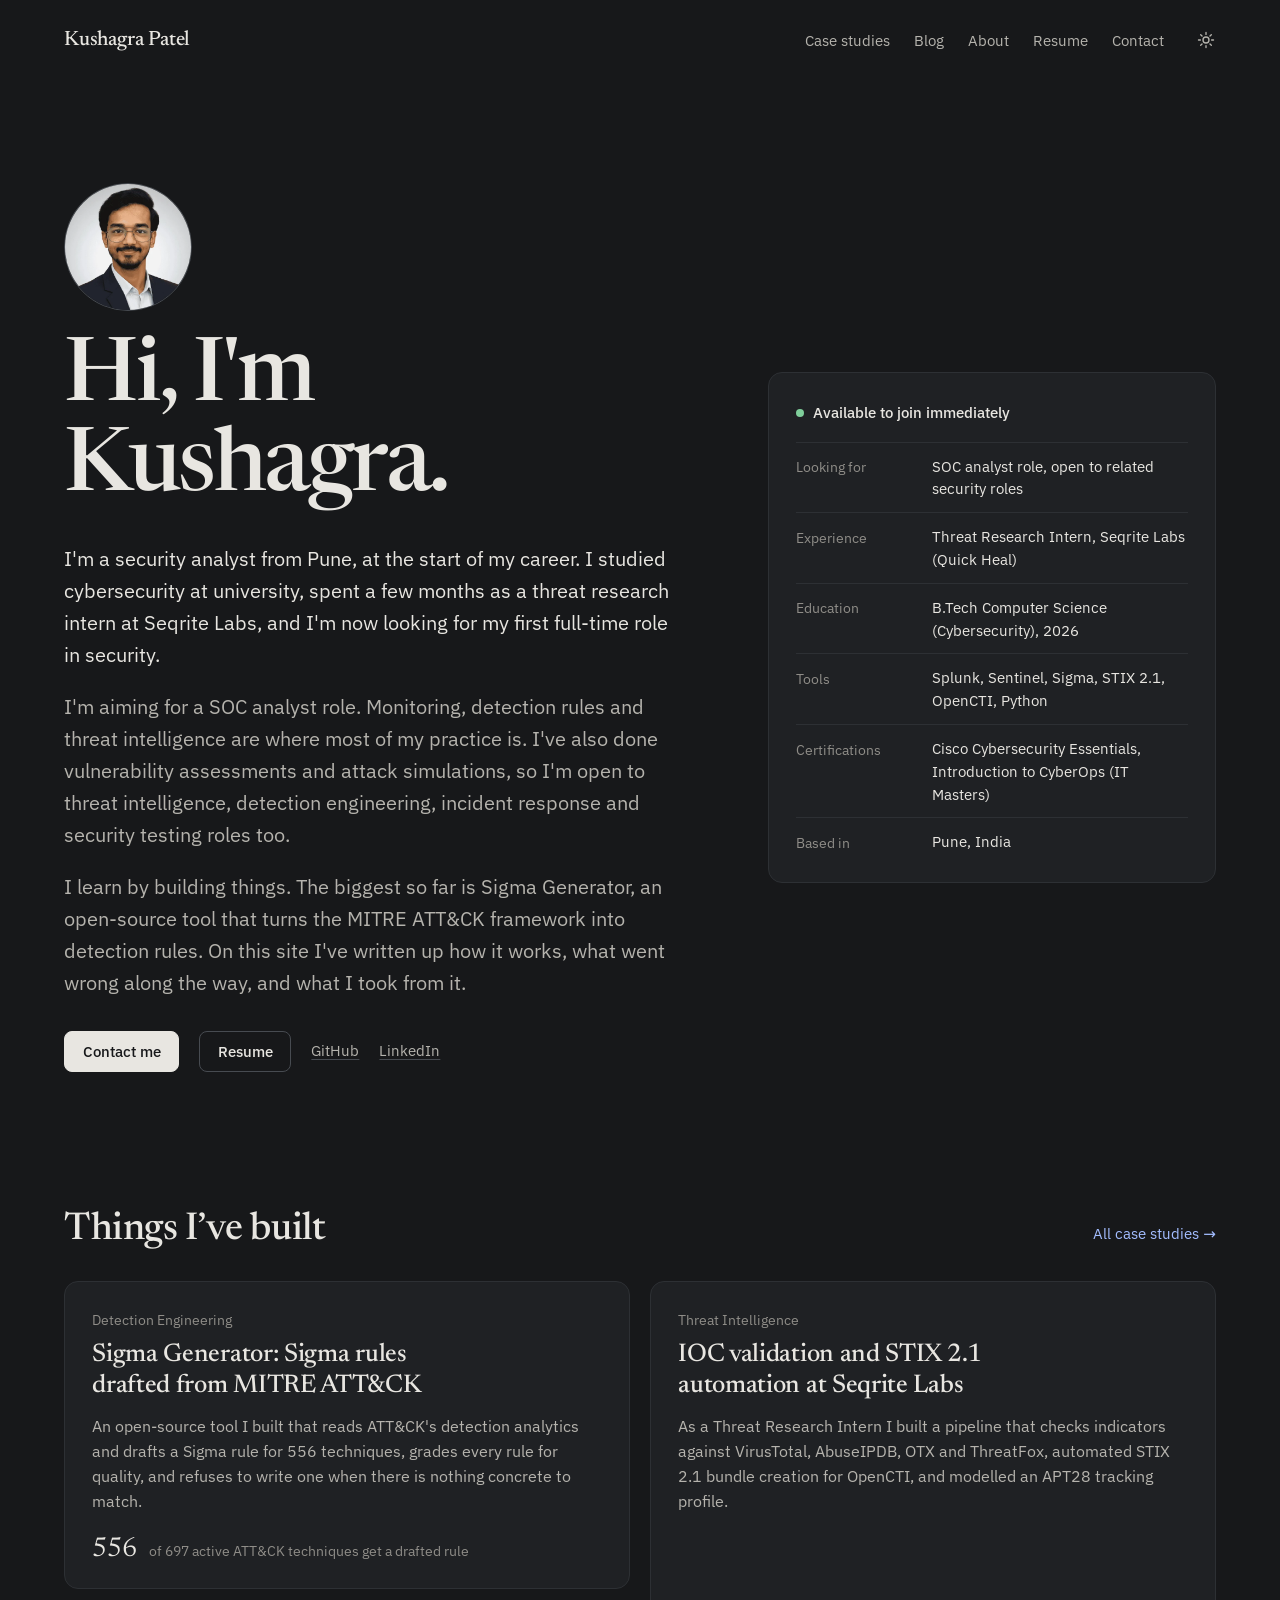
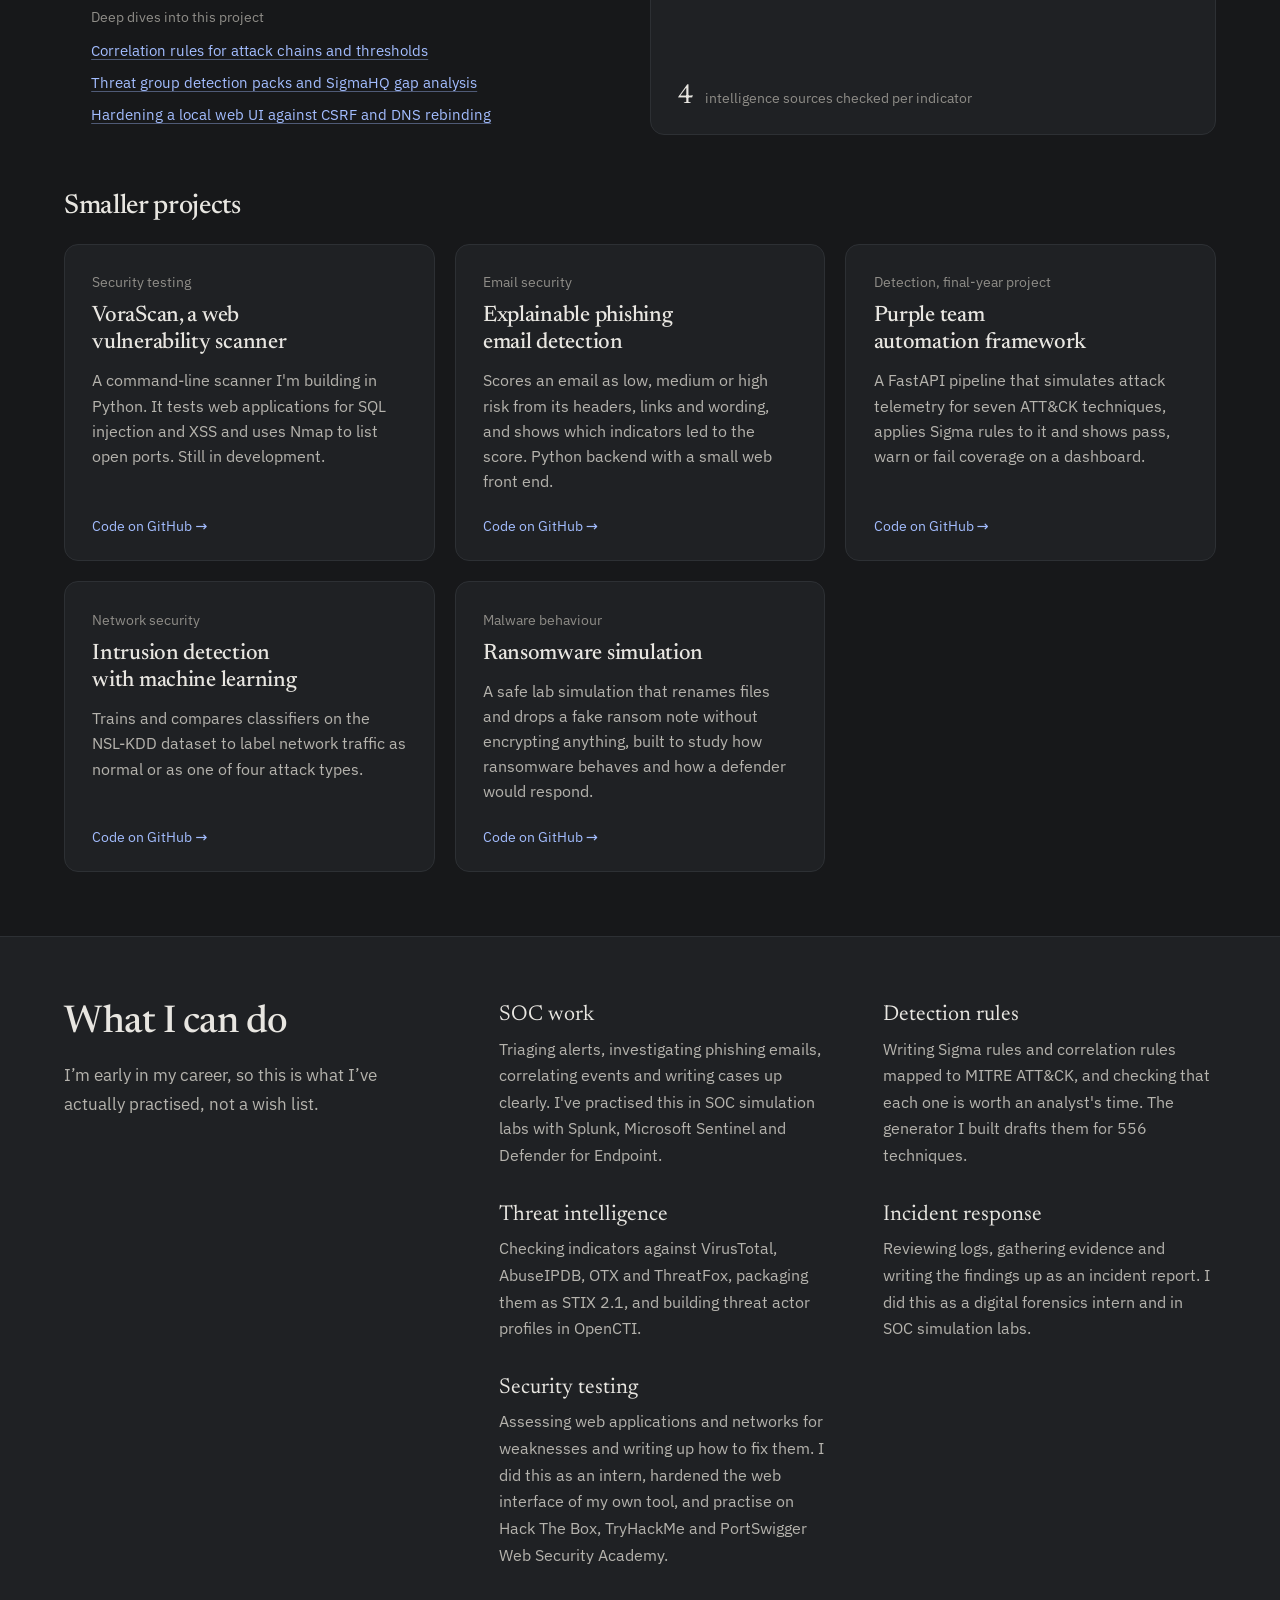
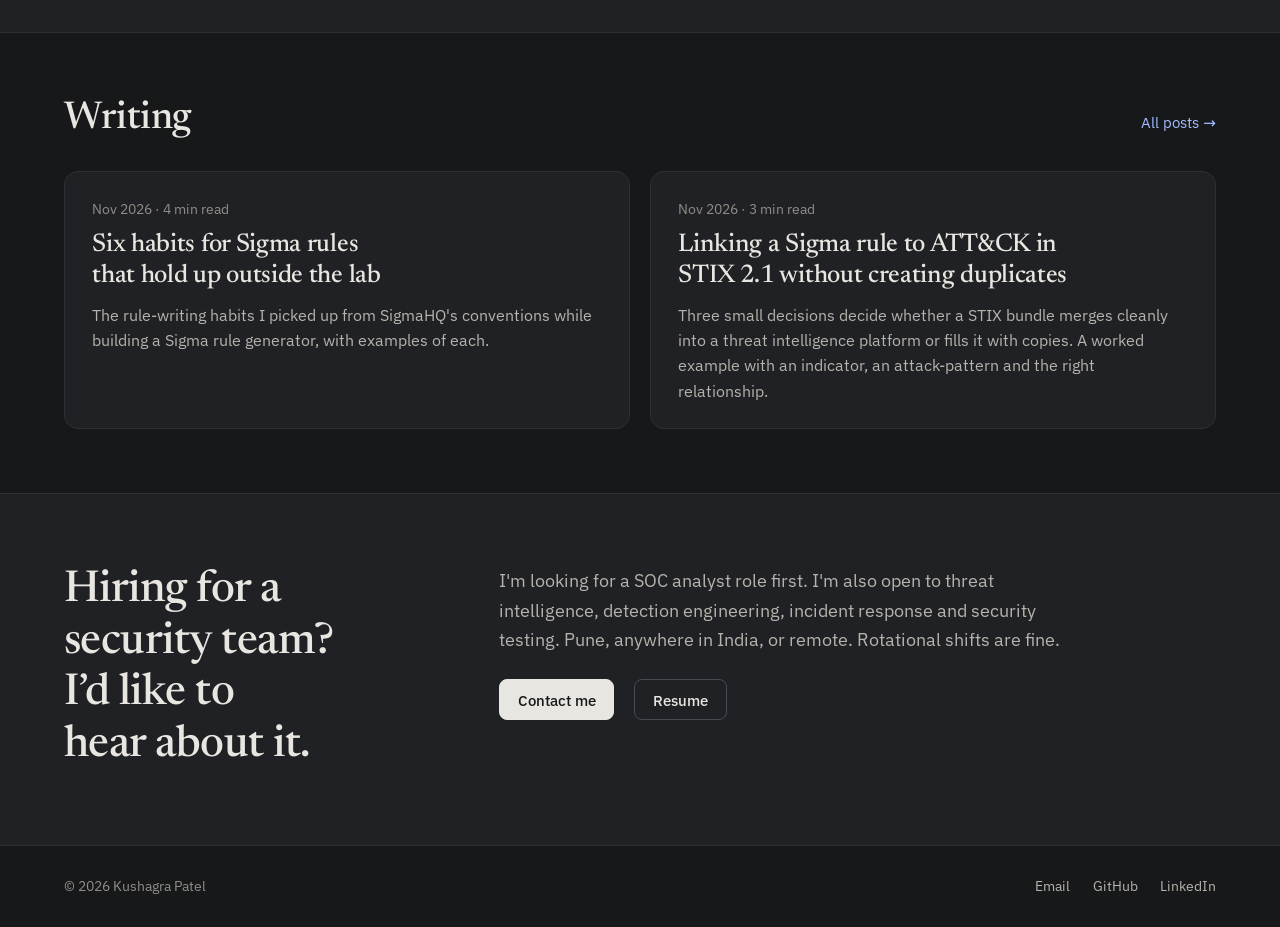
<file: index.html>
<!DOCTYPE html><html lang="en" data-theme="dark"> <head><meta charset="utf-8"><meta name="viewport" content="width=device-width, initial-scale=1"><script src="/theme.js"></script><title>Kushagra Patel | Cybersecurity Analyst</title><meta name="description" content="Kushagra Patel is an entry-level cybersecurity analyst in Pune, India, working across security operations, detection engineering, threat intelligence, incident response and security testing. Case studies, technical writing and resume."><meta name="author" content="Kushagra Patel"><link rel="canonical" href="https://kushagra-patel1011.github.io/"><meta property="og:type" content="website"><meta property="og:site_name" content="Kushagra Patel"><meta property="og:title" content="Kushagra Patel | Cybersecurity Analyst"><meta property="og:description" content="Kushagra Patel is an entry-level cybersecurity analyst in Pune, India, working across security operations, detection engineering, threat intelligence, incident response and security testing. Case studies, technical writing and resume."><meta property="og:url" content="https://kushagra-patel1011.github.io/"><meta property="og:image" content="https://kushagra-patel1011.github.io/og.png"><meta name="twitter:card" content="summary_large_image"><meta name="theme-color" content="#17181a"><link rel="icon" type="image/svg+xml" href="/favicon.svg"><link rel="sitemap" href="/sitemap-index.xml"><link rel="alternate" type="application/rss+xml" title="Kushagra Patel | Blog" href="/rss.xml"><script type="application/ld+json">{"@context":"https://schema.org","@type":"Person","name":"Kushagra Patel","jobTitle":"Cybersecurity Analyst","url":"https://kushagra-patel1011.github.io","image":"https://kushagra-patel1011.github.io/images/kushagra-patel.webp","email":"mailto:kushagrapatel11oct@gmail.com","description":"Kushagra Patel is an entry-level cybersecurity analyst in Pune, India, working across security operations, detection engineering, threat intelligence, incident response and security testing. Case studies, technical writing and resume.","sameAs":["https://github.com/kushagra-patel1011","https://www.linkedin.com/in/kushagra-patel"]}</script><link rel="stylesheet" href="/_astro/Base.6iyho4-z.css"><style>.work[data-astro-cid-wsdcnbr2]{display:flex;flex-direction:column}.work[data-astro-cid-wsdcnbr2] .card[data-astro-cid-wsdcnbr2]{flex:1;height:auto}.work__more[data-astro-cid-wsdcnbr2]{padding:1rem 1.7rem .25rem;font-size:.95rem}.work__more[data-astro-cid-wsdcnbr2] p[data-astro-cid-wsdcnbr2]{color:var(--text-faint);font-size:.9rem}.work__more[data-astro-cid-wsdcnbr2] ul[data-astro-cid-wsdcnbr2]{list-style:none;margin-top:.35rem}.work__more[data-astro-cid-wsdcnbr2] li[data-astro-cid-wsdcnbr2]{padding:.2rem 0}.work__more[data-astro-cid-wsdcnbr2] a[data-astro-cid-wsdcnbr2]{color:var(--accent);text-decoration-color:color-mix(in srgb,var(--accent) 40%,transparent)}.card__title[data-astro-cid-uaiso6vf]{font-size:clamp(1.2rem,1.8vw,1.4rem)}.card__foot--link[data-astro-cid-uaiso6vf]{color:var(--accent)}
.hero[data-astro-cid-j7pv25f6]{padding-block:clamp(3rem,8vw,6.5rem) clamp(2.5rem,6vw,4.5rem)}.hero__inner[data-astro-cid-j7pv25f6]{display:grid;grid-template-columns:minmax(0,1.4fr) minmax(0,1fr);gap:2.5rem clamp(2rem,6vw,5.5rem);align-items:center}.hero__photo[data-astro-cid-j7pv25f6]{display:block;width:clamp(6rem,10vw,8.5rem);height:auto;aspect-ratio:1;object-fit:cover;border-radius:50%;border:1px solid var(--line-strong);margin-bottom:1.5rem}.hero[data-astro-cid-j7pv25f6] h1[data-astro-cid-j7pv25f6]{font-size:clamp(2.8rem,7vw,5.5rem);line-height:1.02;letter-spacing:-.028em}.hero__text[data-astro-cid-j7pv25f6]{margin-top:1.75rem;max-width:38rem;font-size:clamp(1.1rem,1.6vw,1.25rem);line-height:1.6}.hero__text[data-astro-cid-j7pv25f6] p[data-astro-cid-j7pv25f6]+p[data-astro-cid-j7pv25f6]{margin-top:1em;color:var(--text-muted)}.hero[data-astro-cid-j7pv25f6] .btn-row[data-astro-cid-j7pv25f6]{margin-top:2rem}.hero__link[data-astro-cid-j7pv25f6]{font-size:.95rem;color:var(--text-muted)}.facts-card[data-astro-cid-j7pv25f6]{padding:1.5rem 1.7rem .9rem;background:var(--bg-raised);border:1px solid var(--line);border-radius:14px}.facts-card[data-astro-cid-j7pv25f6] .status[data-astro-cid-j7pv25f6]{color:var(--text);font-weight:500;padding-bottom:1rem}.facts-card[data-astro-cid-j7pv25f6] dl[data-astro-cid-j7pv25f6]{margin:0}.facts-card[data-astro-cid-j7pv25f6] dl[data-astro-cid-j7pv25f6] div[data-astro-cid-j7pv25f6]{display:grid;grid-template-columns:7.5rem minmax(0,1fr);gap:1rem;padding:.75rem 0;border-top:1px solid var(--line)}.facts-card[data-astro-cid-j7pv25f6] dt[data-astro-cid-j7pv25f6]{font-size:.875rem;color:var(--text-faint);padding-top:.1rem}.facts-card[data-astro-cid-j7pv25f6] dd[data-astro-cid-j7pv25f6]{margin:0;font-size:.95rem;line-height:1.5}.more-projects[data-astro-cid-j7pv25f6]{margin-top:clamp(2.5rem,5vw,3.5rem)}.more-projects[data-astro-cid-j7pv25f6] h3[data-astro-cid-j7pv25f6]{font-size:clamp(1.35rem,2.4vw,1.7rem);margin-bottom:1.25rem}.focus[data-astro-cid-j7pv25f6]{margin:0;display:grid;grid-template-columns:repeat(2,minmax(0,1fr));gap:2rem clamp(1.5rem,4vw,3.5rem)}.focus[data-astro-cid-j7pv25f6] dt[data-astro-cid-j7pv25f6]{font-family:var(--font-serif);font-size:1.35rem;line-height:1.3}.focus[data-astro-cid-j7pv25f6] dd[data-astro-cid-j7pv25f6]{margin:.4rem 0 0;color:var(--text-muted);font-size:.98rem}@media(min-width:1300px){.focus[data-astro-cid-j7pv25f6]{grid-template-columns:repeat(3,minmax(0,1fr))}}@media(max-width:900px){.hero__inner[data-astro-cid-j7pv25f6]{grid-template-columns:1fr}}@media(max-width:560px){.focus[data-astro-cid-j7pv25f6]{grid-template-columns:1fr}.facts-card[data-astro-cid-j7pv25f6] dl[data-astro-cid-j7pv25f6] div[data-astro-cid-j7pv25f6]{grid-template-columns:1fr;gap:.1rem}}
</style></head> <body>  <a class="skip-link" href="#main">
Skip to content
</a> <header class="site-header" data-astro-cid-3ef6ksr2> <div class="wrap site-header__inner" data-astro-cid-3ef6ksr2> <a class="brand" href="/" aria-label="Kushagra Patel, home" data-astro-cid-3ef6ksr2> <span data-astro-cid-3ef6ksr2>Kushagra Patel</span> </a> <nav class="site-nav" aria-label="Primary" data-astro-cid-3ef6ksr2> <ul data-astro-cid-3ef6ksr2> <li data-astro-cid-3ef6ksr2> <a href="/projects/" data-astro-cid-3ef6ksr2> Case studies </a> </li><li data-astro-cid-3ef6ksr2> <a href="/blog/" data-astro-cid-3ef6ksr2> Blog </a> </li><li data-astro-cid-3ef6ksr2> <a href="/about/" data-astro-cid-3ef6ksr2> About </a> </li><li data-astro-cid-3ef6ksr2> <a href="/resume/" data-astro-cid-3ef6ksr2> Resume </a> </li><li data-astro-cid-3ef6ksr2> <a href="/contact/" data-astro-cid-3ef6ksr2> Contact </a> </li> </ul> </nav> <button class="theme-toggle" type="button" data-theme-toggle aria-label="Switch colour theme" data-astro-cid-3ef6ksr2> <svg class="icon-sun" viewBox="0 0 24 24" width="18" height="18" aria-hidden="true" data-astro-cid-3ef6ksr2> <circle cx="12" cy="12" r="4" fill="none" stroke="currentColor" stroke-width="1.8" data-astro-cid-3ef6ksr2></circle> <path d="M12 2v2.5M12 19.5V22M2 12h2.5M19.5 12H22M4.9 4.9l1.8 1.8M17.3 17.3l1.8 1.8M4.9 19.1l1.8-1.8M17.3 6.7l1.8-1.8" fill="none" stroke="currentColor" stroke-width="1.8" stroke-linecap="round" data-astro-cid-3ef6ksr2></path> </svg> <svg class="icon-moon" viewBox="0 0 24 24" width="18" height="18" aria-hidden="true" data-astro-cid-3ef6ksr2> <path d="M20 14.5A8 8 0 0 1 9.5 4a8 8 0 1 0 10.5 10.5z" fill="none" stroke="currentColor" stroke-width="1.8" stroke-linejoin="round" data-astro-cid-3ef6ksr2></path> </svg> </button> </div> </header> <main id="main">  <section class="hero" data-astro-cid-j7pv25f6> <div class="wrap hero__inner" data-astro-cid-j7pv25f6> <div data-astro-cid-j7pv25f6> <img class="hero__photo" src="/images/kushagra-patel.webp" alt="Portrait of Kushagra Patel" width="460" height="460" data-astro-cid-j7pv25f6> <h1 data-astro-cid-j7pv25f6>Hi, I&#39;m Kushagra.</h1> <div class="hero__text" data-astro-cid-j7pv25f6> <p data-astro-cid-j7pv25f6>I&#39;m a security analyst from Pune, at the start of my career. I studied cybersecurity at university, spent a few months as a threat research intern at Seqrite Labs, and I&#39;m now looking for my first full-time role in security.</p><p data-astro-cid-j7pv25f6>I&#39;m aiming for a SOC analyst role. Monitoring, detection rules and threat intelligence are where most of my practice is. I&#39;ve also done vulnerability assessments and attack simulations, so I&#39;m open to threat intelligence, detection engineering, incident response and security testing roles too.</p><p data-astro-cid-j7pv25f6>I learn by building things. The biggest so far is Sigma Generator, an open-source tool that turns the MITRE ATT&amp;CK framework into detection rules. On this site I&#39;ve written up how it works, what went wrong along the way, and what I took from it.</p> </div> <div class="btn-row" data-astro-cid-j7pv25f6> <a class="btn btn--primary" href="/contact/" data-astro-cid-j7pv25f6>Contact me</a> <a class="btn" href="/resume/" data-astro-cid-j7pv25f6>Resume</a> <a class="hero__link" href="https://github.com/kushagra-patel1011" rel="me noopener" data-astro-cid-j7pv25f6> GitHub </a><a class="hero__link" href="https://www.linkedin.com/in/kushagra-patel" rel="me noopener" data-astro-cid-j7pv25f6> LinkedIn </a> </div> </div> <aside class="facts-card" aria-label="Quick facts" data-astro-cid-j7pv25f6> <p class="status" data-astro-cid-j7pv25f6> <span class="status__dot" aria-hidden="true" data-astro-cid-j7pv25f6></span> Available to join immediately </p> <dl data-astro-cid-j7pv25f6> <div data-astro-cid-j7pv25f6> <dt data-astro-cid-j7pv25f6>Looking for</dt> <dd data-astro-cid-j7pv25f6>SOC analyst role, open to related security roles</dd> </div><div data-astro-cid-j7pv25f6> <dt data-astro-cid-j7pv25f6>Experience</dt> <dd data-astro-cid-j7pv25f6>Threat Research Intern, Seqrite Labs (Quick Heal)</dd> </div><div data-astro-cid-j7pv25f6> <dt data-astro-cid-j7pv25f6>Education</dt> <dd data-astro-cid-j7pv25f6>B.Tech Computer Science (Cybersecurity), 2026</dd> </div><div data-astro-cid-j7pv25f6> <dt data-astro-cid-j7pv25f6>Tools</dt> <dd data-astro-cid-j7pv25f6>Splunk, Sentinel, Sigma, STIX 2.1, OpenCTI, Python</dd> </div><div data-astro-cid-j7pv25f6> <dt data-astro-cid-j7pv25f6>Certifications</dt> <dd data-astro-cid-j7pv25f6>Cisco Cybersecurity Essentials, Introduction to CyberOps (IT Masters)</dd> </div><div data-astro-cid-j7pv25f6> <dt data-astro-cid-j7pv25f6>Based in</dt> <dd data-astro-cid-j7pv25f6>Pune, India</dd> </div> </dl> </aside> </div> </section> <section class="section" data-astro-cid-j7pv25f6> <div class="wrap" data-astro-cid-j7pv25f6> <div class="section__head" data-astro-cid-j7pv25f6> <h2 data-astro-cid-j7pv25f6>Things I’ve built</h2> <a class="more-link" href="/projects/" data-astro-cid-j7pv25f6>All case studies</a> </div> <ul class="cards" data-astro-cid-wsdcnbr2> <li class="work" data-astro-cid-wsdcnbr2> <a class="card" href="/projects/sigma-generator-attack-to-sigma/" data-astro-cid-wsdcnbr2> <p class="card__kicker" data-astro-cid-wsdcnbr2> Detection Engineering  </p> <h3 class="card__title" data-astro-cid-wsdcnbr2>Sigma Generator: Sigma rules drafted from MITRE ATT&amp;CK</h3> <p class="card__summary" data-astro-cid-wsdcnbr2>An open-source tool I built that reads ATT&amp;CK&#39;s detection analytics and drafts a Sigma rule for 556 techniques, grades every rule for quality, and refuses to write one when there is nothing concrete to match.</p> <p class="card__foot" data-astro-cid-wsdcnbr2> <span class="card__metric" data-astro-cid-wsdcnbr2>556</span> <span data-astro-cid-wsdcnbr2>of 697 active ATT&amp;CK techniques get a drafted rule</span> </p> </a> <div class="work__more" data-astro-cid-wsdcnbr2> <p data-astro-cid-wsdcnbr2>Deep dives into this project</p> <ul data-astro-cid-wsdcnbr2> <li data-astro-cid-wsdcnbr2> <a href="/projects/sigma-correlation-rules/" data-astro-cid-wsdcnbr2>Correlation rules for attack chains and thresholds</a> </li><li data-astro-cid-wsdcnbr2> <a href="/projects/threat-packs-gap-analysis-stix/" data-astro-cid-wsdcnbr2>Threat group detection packs and SigmaHQ gap analysis</a> </li><li data-astro-cid-wsdcnbr2> <a href="/projects/hardening-local-web-ui-browser-build/" data-astro-cid-wsdcnbr2>Hardening a local web UI against CSRF and DNS rebinding</a> </li> </ul> </div> </li><li class="work" data-astro-cid-wsdcnbr2> <a class="card" href="/projects/ioc-validation-pipeline-seqrite/" data-astro-cid-wsdcnbr2> <p class="card__kicker" data-astro-cid-wsdcnbr2> Threat Intelligence  </p> <h3 class="card__title" data-astro-cid-wsdcnbr2>IOC validation and STIX 2.1 automation at Seqrite Labs</h3> <p class="card__summary" data-astro-cid-wsdcnbr2>As a Threat Research Intern I built a pipeline that checks indicators against VirusTotal, AbuseIPDB, OTX and ThreatFox, automated STIX 2.1 bundle creation for OpenCTI, and modelled an APT28 tracking profile.</p> <p class="card__foot" data-astro-cid-wsdcnbr2> <span class="card__metric" data-astro-cid-wsdcnbr2>4</span> <span data-astro-cid-wsdcnbr2>intelligence sources checked per indicator</span> </p> </a>  </li> </ul> <div class="more-projects" data-astro-cid-j7pv25f6> <h3 data-astro-cid-j7pv25f6>Smaller projects</h3> <ul class="cards cards--3" data-astro-cid-uaiso6vf><li data-astro-cid-uaiso6vf><a class="card" href="https://github.com/kushagra-patel1011/web-vulnerability-scanner" rel="noopener" data-astro-cid-uaiso6vf><p class="card__kicker" data-astro-cid-uaiso6vf>Security testing</p><h3 class="card__title" data-astro-cid-uaiso6vf>VoraScan, a web vulnerability scanner</h3><p class="card__summary" data-astro-cid-uaiso6vf>A command-line scanner I&#39;m building in Python. It tests web applications for SQL injection and XSS and uses Nmap to list open ports. Still in development.</p><p class="card__foot card__foot--link" data-astro-cid-uaiso6vf>Code on GitHub →</p></a></li><li data-astro-cid-uaiso6vf><a class="card" href="https://github.com/kushagra-patel1011/transparent-phishing-email-detection" rel="noopener" data-astro-cid-uaiso6vf><p class="card__kicker" data-astro-cid-uaiso6vf>Email security</p><h3 class="card__title" data-astro-cid-uaiso6vf>Explainable phishing email detection</h3><p class="card__summary" data-astro-cid-uaiso6vf>Scores an email as low, medium or high risk from its headers, links and wording, and shows which indicators led to the score. Python backend with a small web front end.</p><p class="card__foot card__foot--link" data-astro-cid-uaiso6vf>Code on GitHub →</p></a></li><li data-astro-cid-uaiso6vf><a class="card" href="https://github.com/kushagra-patel1011/llm-purple-team-automation" rel="noopener" data-astro-cid-uaiso6vf><p class="card__kicker" data-astro-cid-uaiso6vf>Detection, final-year project</p><h3 class="card__title" data-astro-cid-uaiso6vf>Purple team automation framework</h3><p class="card__summary" data-astro-cid-uaiso6vf>A FastAPI pipeline that simulates attack telemetry for seven ATT&amp;CK techniques, applies Sigma rules to it and shows pass, warn or fail coverage on a dashboard.</p><p class="card__foot card__foot--link" data-astro-cid-uaiso6vf>Code on GitHub →</p></a></li><li data-astro-cid-uaiso6vf><a class="card" href="https://github.com/kushagra-patel1011/intrusion-detection-system-ml" rel="noopener" data-astro-cid-uaiso6vf><p class="card__kicker" data-astro-cid-uaiso6vf>Network security</p><h3 class="card__title" data-astro-cid-uaiso6vf>Intrusion detection with machine learning</h3><p class="card__summary" data-astro-cid-uaiso6vf>Trains and compares classifiers on the NSL-KDD dataset to label network traffic as normal or as one of four attack types.</p><p class="card__foot card__foot--link" data-astro-cid-uaiso6vf>Code on GitHub →</p></a></li><li data-astro-cid-uaiso6vf><a class="card" href="https://github.com/kushagra-patel1011/Ransomware-Simulation" rel="noopener" data-astro-cid-uaiso6vf><p class="card__kicker" data-astro-cid-uaiso6vf>Malware behaviour</p><h3 class="card__title" data-astro-cid-uaiso6vf>Ransomware simulation</h3><p class="card__summary" data-astro-cid-uaiso6vf>A safe lab simulation that renames files and drops a fake ransom note without encrypting anything, built to study how ransomware behaves and how a defender would respond.</p><p class="card__foot card__foot--link" data-astro-cid-uaiso6vf>Code on GitHub →</p></a></li></ul> </div> </div> </section> <section class="section section--band" data-astro-cid-j7pv25f6> <div class="wrap split" data-astro-cid-j7pv25f6> <div class="split__lead" data-astro-cid-j7pv25f6> <h2 data-astro-cid-j7pv25f6>What I can do</h2> <p data-astro-cid-j7pv25f6>
I’m early in my career, so this is what I’ve actually practised, not a wish list.
</p> </div> <dl class="focus" data-astro-cid-j7pv25f6> <div data-astro-cid-j7pv25f6> <dt data-astro-cid-j7pv25f6>SOC work</dt> <dd data-astro-cid-j7pv25f6>Triaging alerts, investigating phishing emails, correlating events and writing cases up clearly. I&#39;ve practised this in SOC simulation labs with Splunk, Microsoft Sentinel and Defender for Endpoint.</dd> </div><div data-astro-cid-j7pv25f6> <dt data-astro-cid-j7pv25f6>Detection rules</dt> <dd data-astro-cid-j7pv25f6>Writing Sigma rules and correlation rules mapped to MITRE ATT&amp;CK, and checking that each one is worth an analyst&#39;s time. The generator I built drafts them for 556 techniques.</dd> </div><div data-astro-cid-j7pv25f6> <dt data-astro-cid-j7pv25f6>Threat intelligence</dt> <dd data-astro-cid-j7pv25f6>Checking indicators against VirusTotal, AbuseIPDB, OTX and ThreatFox, packaging them as STIX 2.1, and building threat actor profiles in OpenCTI.</dd> </div><div data-astro-cid-j7pv25f6> <dt data-astro-cid-j7pv25f6>Incident response</dt> <dd data-astro-cid-j7pv25f6>Reviewing logs, gathering evidence and writing the findings up as an incident report. I did this as a digital forensics intern and in SOC simulation labs.</dd> </div><div data-astro-cid-j7pv25f6> <dt data-astro-cid-j7pv25f6>Security testing</dt> <dd data-astro-cid-j7pv25f6>Assessing web applications and networks for weaknesses and writing up how to fix them. I did this as an intern, hardened the web interface of my own tool, and practise on Hack The Box, TryHackMe and PortSwigger Web Security Academy.</dd> </div> </dl> </div> </section> <section class="section" data-astro-cid-j7pv25f6> <div class="wrap" data-astro-cid-j7pv25f6> <div class="section__head" data-astro-cid-j7pv25f6> <h2 data-astro-cid-j7pv25f6>Writing</h2> <a class="more-link" href="/blog/" data-astro-cid-j7pv25f6>
All posts
</a> </div> <ul class="cards"> <li> <a class="card" href="/blog/sigma-rules-that-survive-production/"> <p class="card__kicker"> <time datetime="2026-11-13T00:00:00.000Z">Nov 2026</time> <span> · 4 min read</span>  </p> <h3 class="card__title">Six habits for Sigma rules that hold up outside the lab</h3> <p class="card__summary">The rule-writing habits I picked up from SigmaHQ&#39;s conventions while building a Sigma rule generator, with examples of each.</p> </a> </li><li> <a class="card" href="/blog/stix-sigma-attack-indicates/"> <p class="card__kicker"> <time datetime="2026-11-13T00:00:00.000Z">Nov 2026</time> <span> · 3 min read</span>  </p> <h3 class="card__title">Linking a Sigma rule to ATT&amp;CK in STIX 2.1 without creating duplicates</h3> <p class="card__summary">Three small decisions decide whether a STIX bundle merges cleanly into a threat intelligence platform or fills it with copies. A worked example with an indicator, an attack-pattern and the right relationship.</p> </a> </li> </ul> </div> </section><section class="cta" aria-labelledby="cta-title"> <div class="wrap cta__inner split"> <div class="split__lead"> <h2 id="cta-title"> Hiring for a security team? I’d like to hear about it. </h2> </div> <div> <p> I&#39;m looking for a SOC analyst role first. I&#39;m also open to threat intelligence, detection engineering, incident response and security testing. Pune, anywhere in India, or remote. Rotational shifts are fine. </p> <div class="btn-row"> <a class="btn btn--primary" href="/contact/">Contact me</a> <a class="btn" href="/resume/">Resume</a> </div> </div> </div> </section>  </main> <footer class="site-footer" data-astro-cid-sz7xmlte> <div class="wrap site-footer__inner" data-astro-cid-sz7xmlte> <p class="site-footer__copy" data-astro-cid-sz7xmlte>&copy; 2026 Kushagra Patel</p> <ul class="site-footer__links" data-astro-cid-sz7xmlte> <li data-astro-cid-sz7xmlte><a href="mailto:kushagrapatel11oct@gmail.com" data-astro-cid-sz7xmlte>Email</a></li> <li data-astro-cid-sz7xmlte> <a href="https://github.com/kushagra-patel1011" rel="me noopener" data-astro-cid-sz7xmlte> GitHub </a> </li><li data-astro-cid-sz7xmlte> <a href="https://www.linkedin.com/in/kushagra-patel" rel="me noopener" data-astro-cid-sz7xmlte> LinkedIn </a> </li> </ul> </div> </footer>  </body></html>
</file>
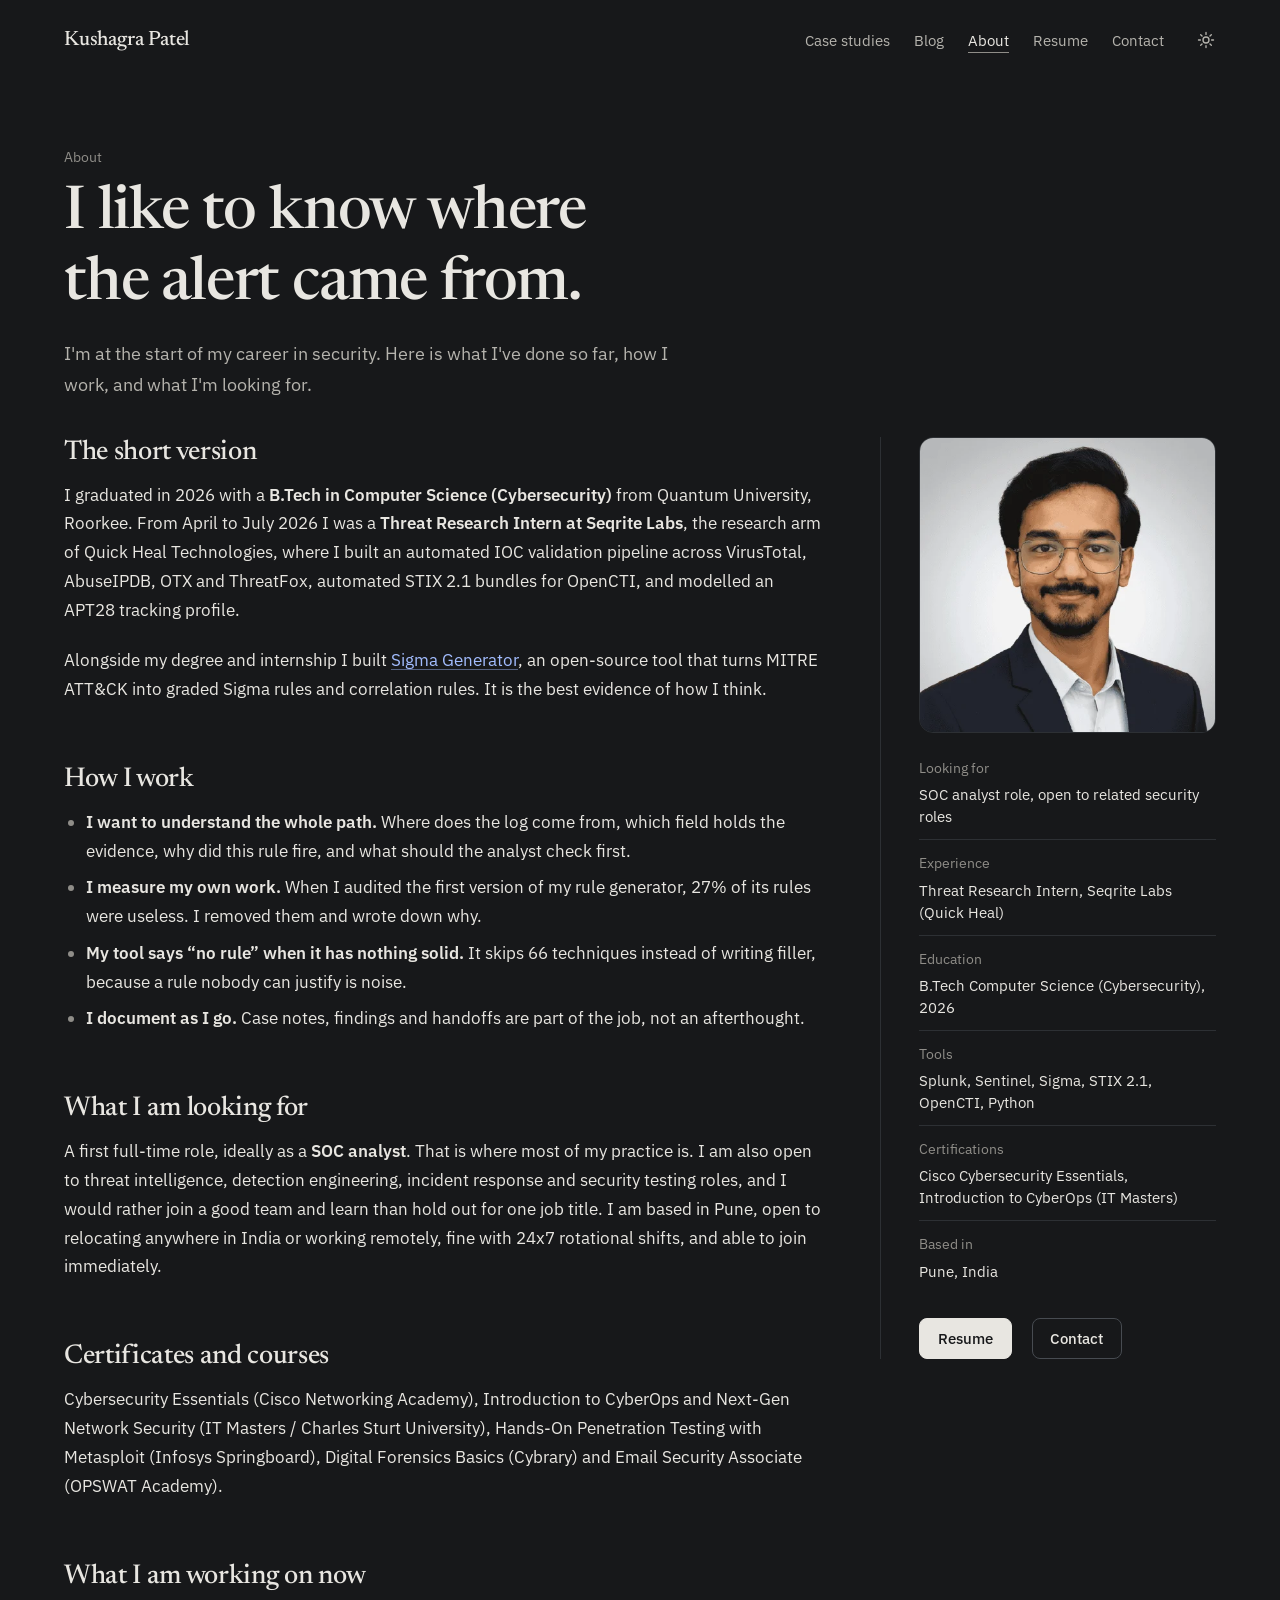
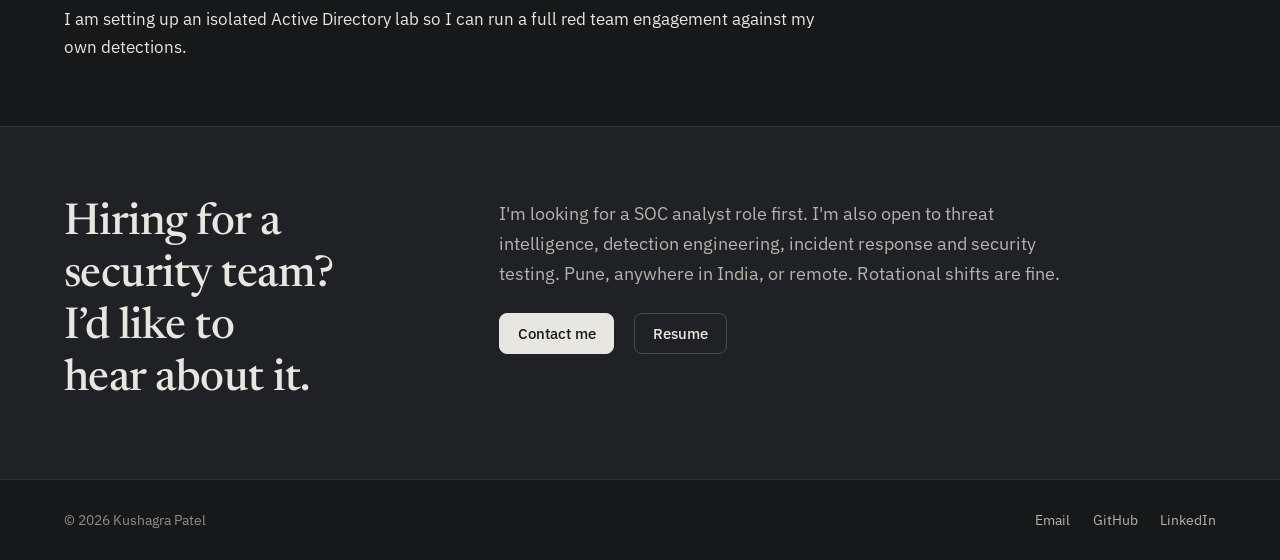
<file: about/index.html>
<!DOCTYPE html><html lang="en" data-theme="dark"> <head><meta charset="utf-8"><meta name="viewport" content="width=device-width, initial-scale=1"><script src="/theme.js"></script><title>I like to know where the alert came from. | Kushagra Patel</title><meta name="description" content="About Kushagra Patel, an entry-level security analyst in Pune, India, with a threat research internship at Seqrite Labs and an open-source Sigma rule generator."><meta name="author" content="Kushagra Patel"><link rel="canonical" href="https://kushagra-patel1011.github.io/about/"><meta property="og:type" content="website"><meta property="og:site_name" content="Kushagra Patel"><meta property="og:title" content="I like to know where the alert came from."><meta property="og:description" content="About Kushagra Patel, an entry-level security analyst in Pune, India, with a threat research internship at Seqrite Labs and an open-source Sigma rule generator."><meta property="og:url" content="https://kushagra-patel1011.github.io/about/"><meta property="og:image" content="https://kushagra-patel1011.github.io/og.png"><meta name="twitter:card" content="summary_large_image"><meta name="theme-color" content="#17181a"><link rel="icon" type="image/svg+xml" href="/favicon.svg"><link rel="sitemap" href="/sitemap-index.xml"><link rel="alternate" type="application/rss+xml" title="Kushagra Patel | Blog" href="/rss.xml"><link rel="stylesheet" href="/_astro/Base.6iyho4-z.css"><style>.about[data-astro-cid-kh7btl4r]{display:grid;grid-template-columns:minmax(0,1fr) minmax(0,21rem);gap:clamp(2rem,4vw,3.5rem);align-items:start;padding-top:0}.about[data-astro-cid-kh7btl4r] .prose{max-width:48rem}.about__side[data-astro-cid-kh7btl4r]{position:sticky;top:1.5rem;padding-left:clamp(1.5rem,3vw,2.5rem);border-left:1px solid var(--line)}.about__photo[data-astro-cid-kh7btl4r]{display:block;width:100%;max-width:20rem;height:auto;aspect-ratio:1;object-fit:cover;border-radius:14px;border:1px solid var(--line);margin-bottom:1.5rem}.about__side[data-astro-cid-kh7btl4r] dl[data-astro-cid-kh7btl4r]{margin:0}.about__side[data-astro-cid-kh7btl4r] dl[data-astro-cid-kh7btl4r] div[data-astro-cid-kh7btl4r]{padding:.75rem 0;border-top:1px solid var(--line)}.about__side[data-astro-cid-kh7btl4r] dl[data-astro-cid-kh7btl4r] div[data-astro-cid-kh7btl4r]:first-child{border-top:0;padding-top:0}.about__side[data-astro-cid-kh7btl4r] dt[data-astro-cid-kh7btl4r]{font-size:.875rem;color:var(--text-faint)}.about__side[data-astro-cid-kh7btl4r] dd[data-astro-cid-kh7btl4r]{margin:.15rem 0 0;font-size:.95rem;line-height:1.45}@media(max-width:860px){.about[data-astro-cid-kh7btl4r]{grid-template-columns:1fr}.about__side[data-astro-cid-kh7btl4r]{position:static;padding-left:0;border-left:0}}
</style></head> <body>  <a class="skip-link" href="#main">
Skip to content
</a> <header class="site-header" data-astro-cid-3ef6ksr2> <div class="wrap site-header__inner" data-astro-cid-3ef6ksr2> <a class="brand" href="/" aria-label="Kushagra Patel, home" data-astro-cid-3ef6ksr2> <span data-astro-cid-3ef6ksr2>Kushagra Patel</span> </a> <nav class="site-nav" aria-label="Primary" data-astro-cid-3ef6ksr2> <ul data-astro-cid-3ef6ksr2> <li data-astro-cid-3ef6ksr2> <a href="/projects/" data-astro-cid-3ef6ksr2> Case studies </a> </li><li data-astro-cid-3ef6ksr2> <a href="/blog/" data-astro-cid-3ef6ksr2> Blog </a> </li><li data-astro-cid-3ef6ksr2> <a href="/about/" aria-current="page" data-astro-cid-3ef6ksr2> About </a> </li><li data-astro-cid-3ef6ksr2> <a href="/resume/" data-astro-cid-3ef6ksr2> Resume </a> </li><li data-astro-cid-3ef6ksr2> <a href="/contact/" data-astro-cid-3ef6ksr2> Contact </a> </li> </ul> </nav> <button class="theme-toggle" type="button" data-theme-toggle aria-label="Switch colour theme" data-astro-cid-3ef6ksr2> <svg class="icon-sun" viewBox="0 0 24 24" width="18" height="18" aria-hidden="true" data-astro-cid-3ef6ksr2> <circle cx="12" cy="12" r="4" fill="none" stroke="currentColor" stroke-width="1.8" data-astro-cid-3ef6ksr2></circle> <path d="M12 2v2.5M12 19.5V22M2 12h2.5M19.5 12H22M4.9 4.9l1.8 1.8M17.3 17.3l1.8 1.8M4.9 19.1l1.8-1.8M17.3 6.7l1.8-1.8" fill="none" stroke="currentColor" stroke-width="1.8" stroke-linecap="round" data-astro-cid-3ef6ksr2></path> </svg> <svg class="icon-moon" viewBox="0 0 24 24" width="18" height="18" aria-hidden="true" data-astro-cid-3ef6ksr2> <path d="M20 14.5A8 8 0 0 1 9.5 4a8 8 0 1 0 10.5 10.5z" fill="none" stroke="currentColor" stroke-width="1.8" stroke-linejoin="round" data-astro-cid-3ef6ksr2></path> </svg> </button> </div> </header> <main id="main">  <div class="wrap" data-astro-cid-kh7btl4r> <header class="page-head" data-astro-cid-kh7btl4r> <p class="eyebrow" data-astro-cid-kh7btl4r>About</p> <h1 data-astro-cid-kh7btl4r>I like to know where the alert came from.</h1> <p class="page-head__lede" data-astro-cid-kh7btl4r>I&#39;m at the start of my career in security. Here is what I&#39;ve done so far, how I work, and what I&#39;m looking for.</p> </header> <div class="about section" data-astro-cid-kh7btl4r> <div class="prose" data-astro-cid-kh7btl4r> <h2 id="the-short-version">The short version</h2>
<p>I graduated in 2026 with a <strong>B.Tech in Computer Science (Cybersecurity)</strong> from Quantum University, Roorkee. From April to July 2026 I was a <strong>Threat Research Intern at Seqrite Labs</strong>, the research arm of Quick Heal Technologies, where I built an automated IOC validation pipeline across VirusTotal, AbuseIPDB, OTX and ThreatFox, automated STIX 2.1 bundles for OpenCTI, and modelled an APT28 tracking profile.</p>
<p>Alongside my degree and internship I built <a href="/projects/sigma-generator-attack-to-sigma/">Sigma Generator</a>, an open-source tool that turns MITRE ATT&#x26;CK into graded Sigma rules and correlation rules. It is the best evidence of how I think.</p>
<h2 id="how-i-work">How I work</h2>
<ul>
<li><strong>I want to understand the whole path.</strong> Where does the log come from, which field holds the evidence, why did this rule fire, and what should the analyst check first.</li>
<li><strong>I measure my own work.</strong> When I audited the first version of my rule generator, 27% of its rules were useless. I removed them and wrote down why.</li>
<li><strong>My tool says “no rule” when it has nothing solid.</strong> It skips 66 techniques instead of writing filler, because a rule nobody can justify is noise.</li>
<li><strong>I document as I go.</strong> Case notes, findings and handoffs are part of the job, not an afterthought.</li>
</ul>
<h2 id="what-i-am-looking-for">What I am looking for</h2>
<p>A first full-time role, ideally as a <strong>SOC analyst</strong>. That is where most of my practice is. I am also open to threat intelligence, detection engineering, incident response and security testing roles, and I would rather join a good team and learn than hold out for one job title. I am based in Pune, open to relocating anywhere in India or working remotely, fine with 24x7 rotational shifts, and able to join immediately.</p>
<h2 id="certificates-and-courses">Certificates and courses</h2>
<p>Cybersecurity Essentials (Cisco Networking Academy), Introduction to CyberOps and Next-Gen Network Security (IT Masters / Charles Sturt University), Hands-On Penetration Testing with Metasploit (Infosys Springboard), Digital Forensics Basics (Cybrary) and Email Security Associate (OPSWAT Academy).</p>
<h2 id="what-i-am-working-on-now">What I am working on now</h2>
<p>I am setting up an isolated Active Directory lab so I can run a full red team engagement against my own detections.</p> </div> <aside class="about__side" aria-label="Quick facts" data-astro-cid-kh7btl4r> <img class="about__photo" src="/images/kushagra-patel.webp" alt="Portrait of Kushagra Patel" width="460" height="460" data-astro-cid-kh7btl4r> <dl data-astro-cid-kh7btl4r> <div data-astro-cid-kh7btl4r> <dt data-astro-cid-kh7btl4r>Looking for</dt> <dd data-astro-cid-kh7btl4r>SOC analyst role, open to related security roles</dd> </div><div data-astro-cid-kh7btl4r> <dt data-astro-cid-kh7btl4r>Experience</dt> <dd data-astro-cid-kh7btl4r>Threat Research Intern, Seqrite Labs (Quick Heal)</dd> </div><div data-astro-cid-kh7btl4r> <dt data-astro-cid-kh7btl4r>Education</dt> <dd data-astro-cid-kh7btl4r>B.Tech Computer Science (Cybersecurity), 2026</dd> </div><div data-astro-cid-kh7btl4r> <dt data-astro-cid-kh7btl4r>Tools</dt> <dd data-astro-cid-kh7btl4r>Splunk, Sentinel, Sigma, STIX 2.1, OpenCTI, Python</dd> </div><div data-astro-cid-kh7btl4r> <dt data-astro-cid-kh7btl4r>Certifications</dt> <dd data-astro-cid-kh7btl4r>Cisco Cybersecurity Essentials, Introduction to CyberOps (IT Masters)</dd> </div><div data-astro-cid-kh7btl4r> <dt data-astro-cid-kh7btl4r>Based in</dt> <dd data-astro-cid-kh7btl4r>Pune, India</dd> </div> </dl> <div class="btn-row" style="margin-top:1.5rem" data-astro-cid-kh7btl4r> <a class="btn btn--primary" href="/resume/" data-astro-cid-kh7btl4r>Resume</a> <a class="btn" href="/contact/" data-astro-cid-kh7btl4r>Contact</a> </div> </aside> </div> </div> <section class="cta" aria-labelledby="cta-title"> <div class="wrap cta__inner split"> <div class="split__lead"> <h2 id="cta-title"> Hiring for a security team? I’d like to hear about it. </h2> </div> <div> <p> I&#39;m looking for a SOC analyst role first. I&#39;m also open to threat intelligence, detection engineering, incident response and security testing. Pune, anywhere in India, or remote. Rotational shifts are fine. </p> <div class="btn-row"> <a class="btn btn--primary" href="/contact/">Contact me</a> <a class="btn" href="/resume/">Resume</a> </div> </div> </div> </section>  </main> <footer class="site-footer" data-astro-cid-sz7xmlte> <div class="wrap site-footer__inner" data-astro-cid-sz7xmlte> <p class="site-footer__copy" data-astro-cid-sz7xmlte>&copy; 2026 Kushagra Patel</p> <ul class="site-footer__links" data-astro-cid-sz7xmlte> <li data-astro-cid-sz7xmlte><a href="mailto:kushagrapatel11oct@gmail.com" data-astro-cid-sz7xmlte>Email</a></li> <li data-astro-cid-sz7xmlte> <a href="https://github.com/kushagra-patel1011" rel="me noopener" data-astro-cid-sz7xmlte> GitHub </a> </li><li data-astro-cid-sz7xmlte> <a href="https://www.linkedin.com/in/kushagra-patel" rel="me noopener" data-astro-cid-sz7xmlte> LinkedIn </a> </li> </ul> </div> </footer>  </body></html>
</file>
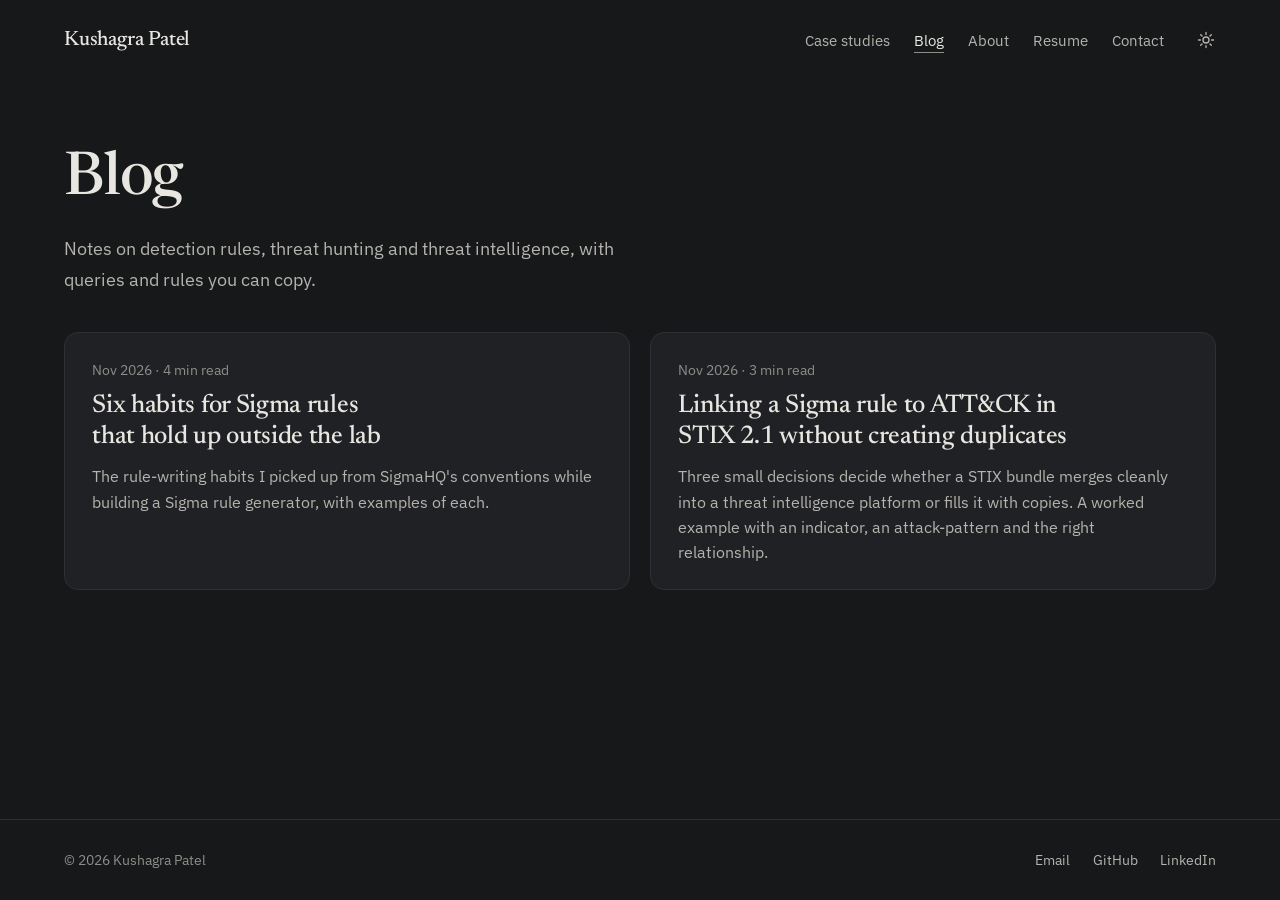
<file: blog/index.html>
<!DOCTYPE html><html lang="en" data-theme="dark"> <head><meta charset="utf-8"><meta name="viewport" content="width=device-width, initial-scale=1"><script src="/theme.js"></script><title>Blog | Kushagra Patel</title><meta name="description" content="Technical notes on detection engineering, threat hunting and threat intelligence."><meta name="author" content="Kushagra Patel"><link rel="canonical" href="https://kushagra-patel1011.github.io/blog/"><meta property="og:type" content="website"><meta property="og:site_name" content="Kushagra Patel"><meta property="og:title" content="Blog"><meta property="og:description" content="Technical notes on detection engineering, threat hunting and threat intelligence."><meta property="og:url" content="https://kushagra-patel1011.github.io/blog/"><meta property="og:image" content="https://kushagra-patel1011.github.io/og.png"><meta name="twitter:card" content="summary_large_image"><meta name="theme-color" content="#17181a"><link rel="icon" type="image/svg+xml" href="/favicon.svg"><link rel="sitemap" href="/sitemap-index.xml"><link rel="alternate" type="application/rss+xml" title="Kushagra Patel | Blog" href="/rss.xml"><link rel="stylesheet" href="/_astro/Base.6iyho4-z.css"></head> <body>  <a class="skip-link" href="#main">
Skip to content
</a> <header class="site-header" data-astro-cid-3ef6ksr2> <div class="wrap site-header__inner" data-astro-cid-3ef6ksr2> <a class="brand" href="/" aria-label="Kushagra Patel, home" data-astro-cid-3ef6ksr2> <span data-astro-cid-3ef6ksr2>Kushagra Patel</span> </a> <nav class="site-nav" aria-label="Primary" data-astro-cid-3ef6ksr2> <ul data-astro-cid-3ef6ksr2> <li data-astro-cid-3ef6ksr2> <a href="/projects/" data-astro-cid-3ef6ksr2> Case studies </a> </li><li data-astro-cid-3ef6ksr2> <a href="/blog/" aria-current="page" data-astro-cid-3ef6ksr2> Blog </a> </li><li data-astro-cid-3ef6ksr2> <a href="/about/" data-astro-cid-3ef6ksr2> About </a> </li><li data-astro-cid-3ef6ksr2> <a href="/resume/" data-astro-cid-3ef6ksr2> Resume </a> </li><li data-astro-cid-3ef6ksr2> <a href="/contact/" data-astro-cid-3ef6ksr2> Contact </a> </li> </ul> </nav> <button class="theme-toggle" type="button" data-theme-toggle aria-label="Switch colour theme" data-astro-cid-3ef6ksr2> <svg class="icon-sun" viewBox="0 0 24 24" width="18" height="18" aria-hidden="true" data-astro-cid-3ef6ksr2> <circle cx="12" cy="12" r="4" fill="none" stroke="currentColor" stroke-width="1.8" data-astro-cid-3ef6ksr2></circle> <path d="M12 2v2.5M12 19.5V22M2 12h2.5M19.5 12H22M4.9 4.9l1.8 1.8M17.3 17.3l1.8 1.8M4.9 19.1l1.8-1.8M17.3 6.7l1.8-1.8" fill="none" stroke="currentColor" stroke-width="1.8" stroke-linecap="round" data-astro-cid-3ef6ksr2></path> </svg> <svg class="icon-moon" viewBox="0 0 24 24" width="18" height="18" aria-hidden="true" data-astro-cid-3ef6ksr2> <path d="M20 14.5A8 8 0 0 1 9.5 4a8 8 0 1 0 10.5 10.5z" fill="none" stroke="currentColor" stroke-width="1.8" stroke-linejoin="round" data-astro-cid-3ef6ksr2></path> </svg> </button> </div> </header> <main id="main">  <div class="wrap"> <header class="page-head"> <h1>Blog</h1> <p class="page-head__lede">
Notes on detection rules, threat hunting and threat intelligence, with queries and rules
        you can copy.
</p> </header> <div class="section" style="padding-top:0"> <ul class="cards"> <li> <a class="card" href="/blog/sigma-rules-that-survive-production/"> <p class="card__kicker"> <time datetime="2026-11-13T00:00:00.000Z">Nov 2026</time> <span> · 4 min read</span>  </p> <h3 class="card__title">Six habits for Sigma rules that hold up outside the lab</h3> <p class="card__summary">The rule-writing habits I picked up from SigmaHQ&#39;s conventions while building a Sigma rule generator, with examples of each.</p> </a> </li><li> <a class="card" href="/blog/stix-sigma-attack-indicates/"> <p class="card__kicker"> <time datetime="2026-11-13T00:00:00.000Z">Nov 2026</time> <span> · 3 min read</span>  </p> <h3 class="card__title">Linking a Sigma rule to ATT&amp;CK in STIX 2.1 without creating duplicates</h3> <p class="card__summary">Three small decisions decide whether a STIX bundle merges cleanly into a threat intelligence platform or fills it with copies. A worked example with an indicator, an attack-pattern and the right relationship.</p> </a> </li> </ul> </div> </div>  </main> <footer class="site-footer" data-astro-cid-sz7xmlte> <div class="wrap site-footer__inner" data-astro-cid-sz7xmlte> <p class="site-footer__copy" data-astro-cid-sz7xmlte>&copy; 2026 Kushagra Patel</p> <ul class="site-footer__links" data-astro-cid-sz7xmlte> <li data-astro-cid-sz7xmlte><a href="mailto:kushagrapatel11oct@gmail.com" data-astro-cid-sz7xmlte>Email</a></li> <li data-astro-cid-sz7xmlte> <a href="https://github.com/kushagra-patel1011" rel="me noopener" data-astro-cid-sz7xmlte> GitHub </a> </li><li data-astro-cid-sz7xmlte> <a href="https://www.linkedin.com/in/kushagra-patel" rel="me noopener" data-astro-cid-sz7xmlte> LinkedIn </a> </li> </ul> </div> </footer>  </body></html>
</file>
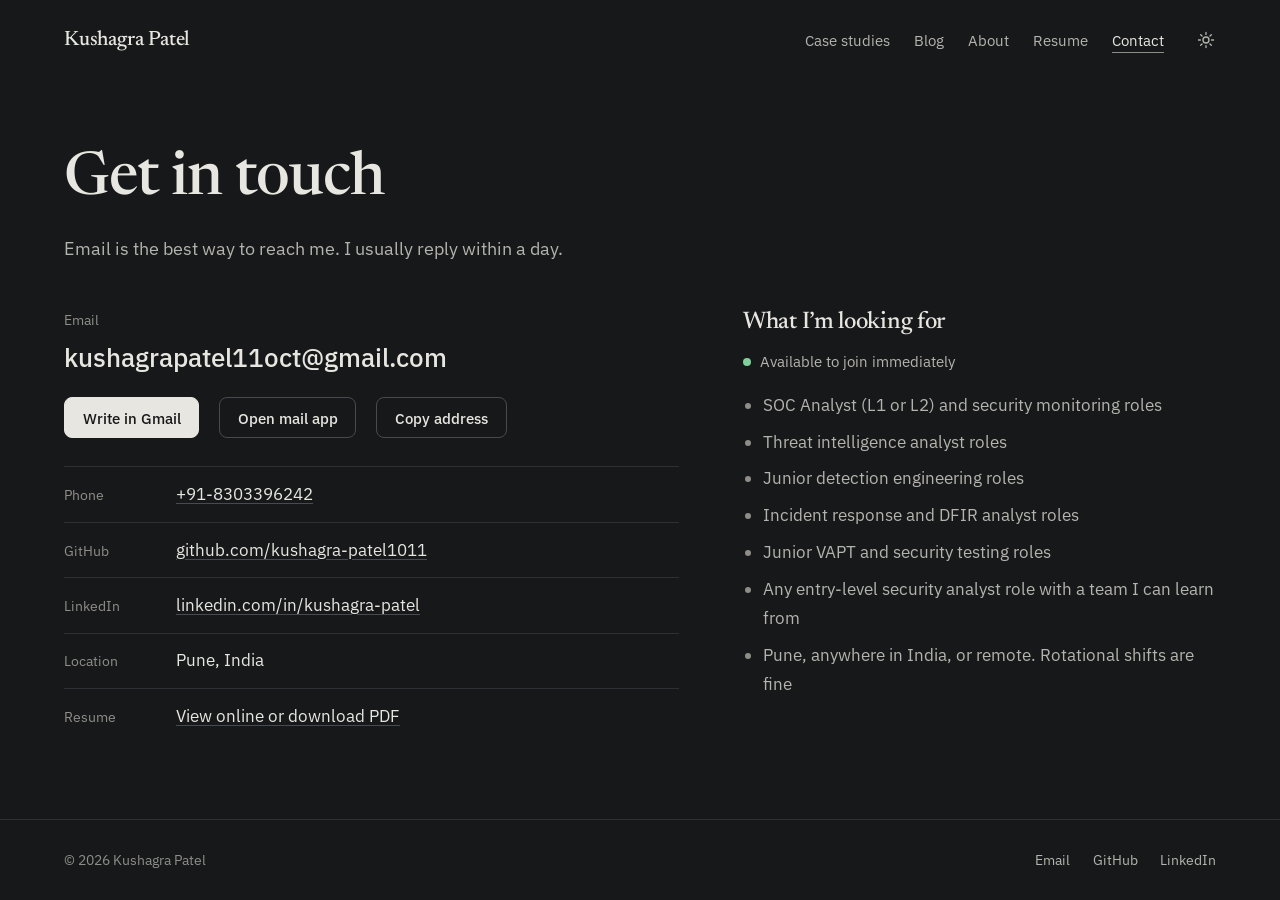
<file: contact/index.html>
<!DOCTYPE html><html lang="en" data-theme="dark"> <head><meta charset="utf-8"><meta name="viewport" content="width=device-width, initial-scale=1"><script src="/theme.js"></script><title>Contact | Kushagra Patel</title><meta name="description" content="Contact Kushagra Patel. Available to join immediately. I'm looking for a SOC analyst role first. I'm also open to threat intelligence, detection engineering, incident response and security testing. Pune, anywhere in India, or remote. Rotational shifts are fine."><meta name="author" content="Kushagra Patel"><link rel="canonical" href="https://kushagra-patel1011.github.io/contact/"><meta property="og:type" content="website"><meta property="og:site_name" content="Kushagra Patel"><meta property="og:title" content="Contact"><meta property="og:description" content="Contact Kushagra Patel. Available to join immediately. I'm looking for a SOC analyst role first. I'm also open to threat intelligence, detection engineering, incident response and security testing. Pune, anywhere in India, or remote. Rotational shifts are fine."><meta property="og:url" content="https://kushagra-patel1011.github.io/contact/"><meta property="og:image" content="https://kushagra-patel1011.github.io/og.png"><meta name="twitter:card" content="summary_large_image"><meta name="theme-color" content="#17181a"><link rel="icon" type="image/svg+xml" href="/favicon.svg"><link rel="sitemap" href="/sitemap-index.xml"><link rel="alternate" type="application/rss+xml" title="Kushagra Patel | Blog" href="/rss.xml"><link rel="stylesheet" href="/_astro/Base.6iyho4-z.css"><style>.contact[data-astro-cid-uw5kdbxl]{display:grid;grid-template-columns:minmax(0,1.3fr) minmax(0,1fr);gap:clamp(2rem,6vw,4rem);align-items:start;padding-top:.5rem}.contact__actions[data-astro-cid-uw5kdbxl]{margin-top:1.1rem}.contact__email[data-astro-cid-uw5kdbxl]{margin-top:.2rem;font-size:clamp(1.2rem,3.6vw,1.6rem);font-weight:500;overflow-wrap:anywhere;user-select:all}.contact__links[data-astro-cid-uw5kdbxl]{list-style:none;margin-top:1.75rem}.contact__links[data-astro-cid-uw5kdbxl] li[data-astro-cid-uw5kdbxl]{display:grid;grid-template-columns:6rem minmax(0,1fr);gap:1rem;align-items:baseline;padding:.8rem 0;border-top:1px solid var(--line);overflow-wrap:anywhere}.contact__side[data-astro-cid-uw5kdbxl] h2[data-astro-cid-uw5kdbxl]{font-size:1.5rem}.contact__side[data-astro-cid-uw5kdbxl] .status[data-astro-cid-uw5kdbxl]{margin-top:.75rem}.contact__side[data-astro-cid-uw5kdbxl] ul[data-astro-cid-uw5kdbxl]{margin-top:1rem;padding-left:1.2em;color:var(--text-muted)}.contact__side[data-astro-cid-uw5kdbxl] li[data-astro-cid-uw5kdbxl]+li[data-astro-cid-uw5kdbxl]{margin-top:.5rem}.contact__side[data-astro-cid-uw5kdbxl] li[data-astro-cid-uw5kdbxl]::marker{color:var(--text-faint)}.contact__form[data-astro-cid-uw5kdbxl]{display:grid;gap:1.1rem;margin-top:2.5rem;max-width:34rem}.contact__form[data-astro-cid-uw5kdbxl] label[data-astro-cid-uw5kdbxl]{display:grid;gap:.4rem}.contact__form[data-astro-cid-uw5kdbxl] input[data-astro-cid-uw5kdbxl],.contact__form[data-astro-cid-uw5kdbxl] textarea[data-astro-cid-uw5kdbxl]{font:inherit;color:var(--text);background:var(--bg-raised);border:1px solid var(--line-strong);border-radius:var(--radius);padding:.65rem .8rem;width:100%}.contact__form[data-astro-cid-uw5kdbxl] button[data-astro-cid-uw5kdbxl]{justify-self:start}@media(max-width:820px){.contact[data-astro-cid-uw5kdbxl]{grid-template-columns:1fr}}@media(max-width:480px){.contact__links[data-astro-cid-uw5kdbxl] li[data-astro-cid-uw5kdbxl]{grid-template-columns:1fr;gap:.1rem}}
</style></head> <body>  <a class="skip-link" href="#main">
Skip to content
</a> <header class="site-header" data-astro-cid-3ef6ksr2> <div class="wrap site-header__inner" data-astro-cid-3ef6ksr2> <a class="brand" href="/" aria-label="Kushagra Patel, home" data-astro-cid-3ef6ksr2> <span data-astro-cid-3ef6ksr2>Kushagra Patel</span> </a> <nav class="site-nav" aria-label="Primary" data-astro-cid-3ef6ksr2> <ul data-astro-cid-3ef6ksr2> <li data-astro-cid-3ef6ksr2> <a href="/projects/" data-astro-cid-3ef6ksr2> Case studies </a> </li><li data-astro-cid-3ef6ksr2> <a href="/blog/" data-astro-cid-3ef6ksr2> Blog </a> </li><li data-astro-cid-3ef6ksr2> <a href="/about/" data-astro-cid-3ef6ksr2> About </a> </li><li data-astro-cid-3ef6ksr2> <a href="/resume/" data-astro-cid-3ef6ksr2> Resume </a> </li><li data-astro-cid-3ef6ksr2> <a href="/contact/" aria-current="page" data-astro-cid-3ef6ksr2> Contact </a> </li> </ul> </nav> <button class="theme-toggle" type="button" data-theme-toggle aria-label="Switch colour theme" data-astro-cid-3ef6ksr2> <svg class="icon-sun" viewBox="0 0 24 24" width="18" height="18" aria-hidden="true" data-astro-cid-3ef6ksr2> <circle cx="12" cy="12" r="4" fill="none" stroke="currentColor" stroke-width="1.8" data-astro-cid-3ef6ksr2></circle> <path d="M12 2v2.5M12 19.5V22M2 12h2.5M19.5 12H22M4.9 4.9l1.8 1.8M17.3 17.3l1.8 1.8M4.9 19.1l1.8-1.8M17.3 6.7l1.8-1.8" fill="none" stroke="currentColor" stroke-width="1.8" stroke-linecap="round" data-astro-cid-3ef6ksr2></path> </svg> <svg class="icon-moon" viewBox="0 0 24 24" width="18" height="18" aria-hidden="true" data-astro-cid-3ef6ksr2> <path d="M20 14.5A8 8 0 0 1 9.5 4a8 8 0 1 0 10.5 10.5z" fill="none" stroke="currentColor" stroke-width="1.8" stroke-linejoin="round" data-astro-cid-3ef6ksr2></path> </svg> </button> </div> </header> <main id="main">  <div class="wrap" data-astro-cid-uw5kdbxl> <header class="page-head" data-astro-cid-uw5kdbxl> <h1 data-astro-cid-uw5kdbxl>Get in touch</h1> <p class="page-head__lede" data-astro-cid-uw5kdbxl>Email is the best way to reach me. I usually reply within a day.</p> </header> <div class="contact section" data-astro-cid-uw5kdbxl> <div data-astro-cid-uw5kdbxl> <p class="eyebrow" data-astro-cid-uw5kdbxl>Email</p> <p class="contact__email" data-copy-source data-astro-cid-uw5kdbxl>kushagrapatel11oct@gmail.com</p> <div class="btn-row contact__actions" data-astro-cid-uw5kdbxl> <a class="btn btn--primary" href="https://mail.google.com/mail/?view=cm&amp;fs=1&amp;to=kushagrapatel11oct%40gmail.com&amp;su=Security%20role%3A%20let%E2%80%99s%20talk" target="_blank" rel="noopener" data-astro-cid-uw5kdbxl>Write in Gmail</a> <a class="btn" href="mailto:kushagrapatel11oct@gmail.com?subject=Security%20role%3A%20let%E2%80%99s%20talk" data-astro-cid-uw5kdbxl>Open mail app</a> <button class="btn" type="button" data-copy="kushagrapatel11oct@gmail.com" data-astro-cid-uw5kdbxl>Copy address</button> </div> <ul class="contact__links" data-astro-cid-uw5kdbxl> <li data-astro-cid-uw5kdbxl> <span class="eyebrow" data-astro-cid-uw5kdbxl>Phone</span> <a href="tel:+918303396242" data-astro-cid-uw5kdbxl>+91-8303396242</a> </li> <li data-astro-cid-uw5kdbxl> <span class="eyebrow" data-astro-cid-uw5kdbxl>GitHub</span> <a href="https://github.com/kushagra-patel1011" rel="me noopener" data-astro-cid-uw5kdbxl> github.com/kushagra-patel1011 </a> </li><li data-astro-cid-uw5kdbxl> <span class="eyebrow" data-astro-cid-uw5kdbxl>LinkedIn</span> <a href="https://www.linkedin.com/in/kushagra-patel" rel="me noopener" data-astro-cid-uw5kdbxl> linkedin.com/in/kushagra-patel </a> </li> <li data-astro-cid-uw5kdbxl> <span class="eyebrow" data-astro-cid-uw5kdbxl>Location</span> <span data-astro-cid-uw5kdbxl>Pune, India</span> </li> <li data-astro-cid-uw5kdbxl> <span class="eyebrow" data-astro-cid-uw5kdbxl>Resume</span> <a href="/resume/" data-astro-cid-uw5kdbxl>View online or download PDF</a> </li> </ul>  </div> <aside class="contact__side" data-astro-cid-uw5kdbxl> <h2 data-astro-cid-uw5kdbxl>What I’m looking for</h2> <p class="status" data-astro-cid-uw5kdbxl> <span class="status__dot" aria-hidden="true" data-astro-cid-uw5kdbxl></span> Available to join immediately </p> <ul data-astro-cid-uw5kdbxl> <li data-astro-cid-uw5kdbxl>SOC Analyst (L1 or L2) and security monitoring roles</li><li data-astro-cid-uw5kdbxl>Threat intelligence analyst roles</li><li data-astro-cid-uw5kdbxl>Junior detection engineering roles</li><li data-astro-cid-uw5kdbxl>Incident response and DFIR analyst roles</li><li data-astro-cid-uw5kdbxl>Junior VAPT and security testing roles</li><li data-astro-cid-uw5kdbxl>Any entry-level security analyst role with a team I can learn from</li><li data-astro-cid-uw5kdbxl>Pune, anywhere in India, or remote. Rotational shifts are fine</li> </ul> </aside> </div> </div>  </main> <footer class="site-footer" data-astro-cid-sz7xmlte> <div class="wrap site-footer__inner" data-astro-cid-sz7xmlte> <p class="site-footer__copy" data-astro-cid-sz7xmlte>&copy; 2026 Kushagra Patel</p> <ul class="site-footer__links" data-astro-cid-sz7xmlte> <li data-astro-cid-sz7xmlte><a href="mailto:kushagrapatel11oct@gmail.com" data-astro-cid-sz7xmlte>Email</a></li> <li data-astro-cid-sz7xmlte> <a href="https://github.com/kushagra-patel1011" rel="me noopener" data-astro-cid-sz7xmlte> GitHub </a> </li><li data-astro-cid-sz7xmlte> <a href="https://www.linkedin.com/in/kushagra-patel" rel="me noopener" data-astro-cid-sz7xmlte> LinkedIn </a> </li> </ul> </div> </footer>  </body></html>
</file>
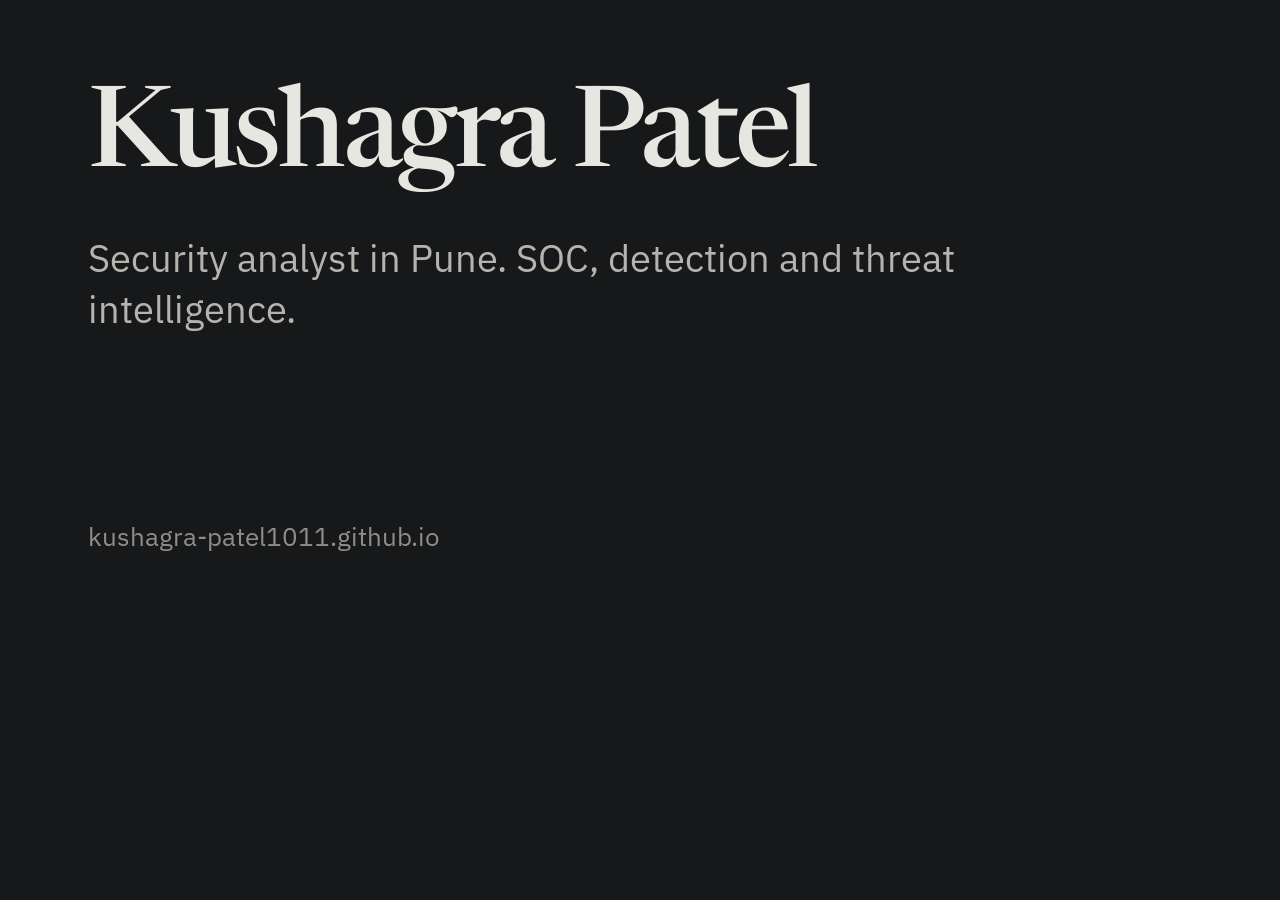
<file: og/index.html>
<!DOCTYPE html><html lang="en" data-theme="dark"> <head><meta charset="utf-8"><meta name="viewport" content="width=device-width, initial-scale=1"><script src="/theme.js"></script><title>Social preview | Kushagra Patel</title><meta name="description" content="Kushagra Patel is an entry-level cybersecurity analyst in Pune, India, working across security operations, detection engineering, threat intelligence, incident response and security testing. Case studies, technical writing and resume."><meta name="author" content="Kushagra Patel"><link rel="canonical" href="https://kushagra-patel1011.github.io/og/"><meta name="robots" content="noindex, nofollow"><meta property="og:type" content="website"><meta property="og:site_name" content="Kushagra Patel"><meta property="og:title" content="Social preview"><meta property="og:description" content="Kushagra Patel is an entry-level cybersecurity analyst in Pune, India, working across security operations, detection engineering, threat intelligence, incident response and security testing. Case studies, technical writing and resume."><meta property="og:url" content="https://kushagra-patel1011.github.io/og/"><meta property="og:image" content="https://kushagra-patel1011.github.io/og.png"><meta name="twitter:card" content="summary_large_image"><meta name="theme-color" content="#17181a"><link rel="icon" type="image/svg+xml" href="/favicon.svg"><link rel="sitemap" href="/sitemap-index.xml"><link rel="alternate" type="application/rss+xml" title="Kushagra Patel | Blog" href="/rss.xml"><link rel="stylesheet" href="/_astro/Base.6iyho4-z.css"><style>.og[data-astro-cid-uffflrle]{width:1200px;height:630px;padding:84px 88px 72px;display:flex;flex-direction:column;justify-content:space-between;background:#17181a;color:#e8e6e1;overflow:hidden}.og[data-astro-cid-uffflrle] h1[data-astro-cid-uffflrle]{font-size:112px;letter-spacing:-.03em;line-height:1}.og__line[data-astro-cid-uffflrle]{font-size:38px;line-height:1.35;color:#b5b3ad;margin-top:36px;max-width:880px}.og__foot[data-astro-cid-uffflrle]{font-size:26px;color:#8f8d88}
</style></head> <body>  <div class="og" data-astro-cid-uffflrle> <div data-astro-cid-uffflrle> <h1 data-astro-cid-uffflrle>Kushagra Patel</h1> <p class="og__line" data-astro-cid-uffflrle>Security analyst in Pune. SOC, detection and threat intelligence.</p> </div> <p class="og__foot" data-astro-cid-uffflrle>kushagra-patel1011.github.io</p> </div>  </body></html>
</file>
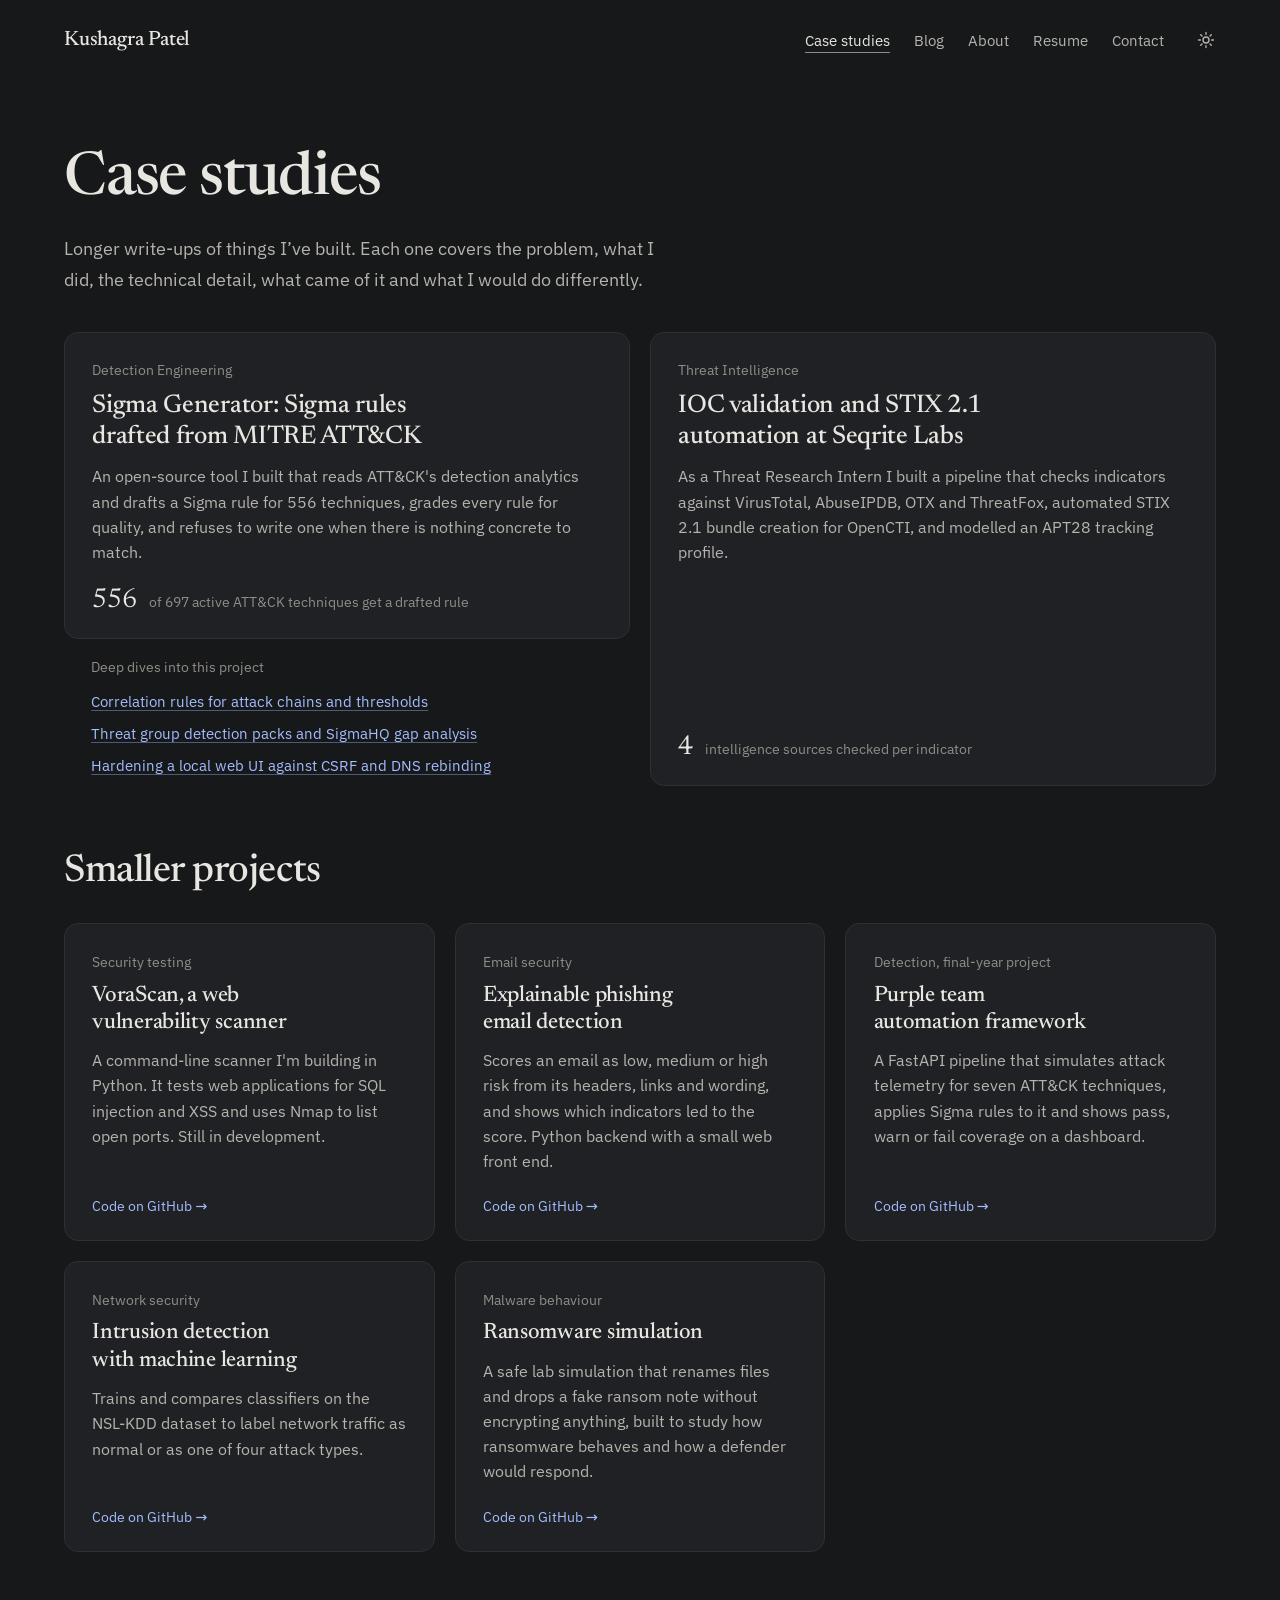
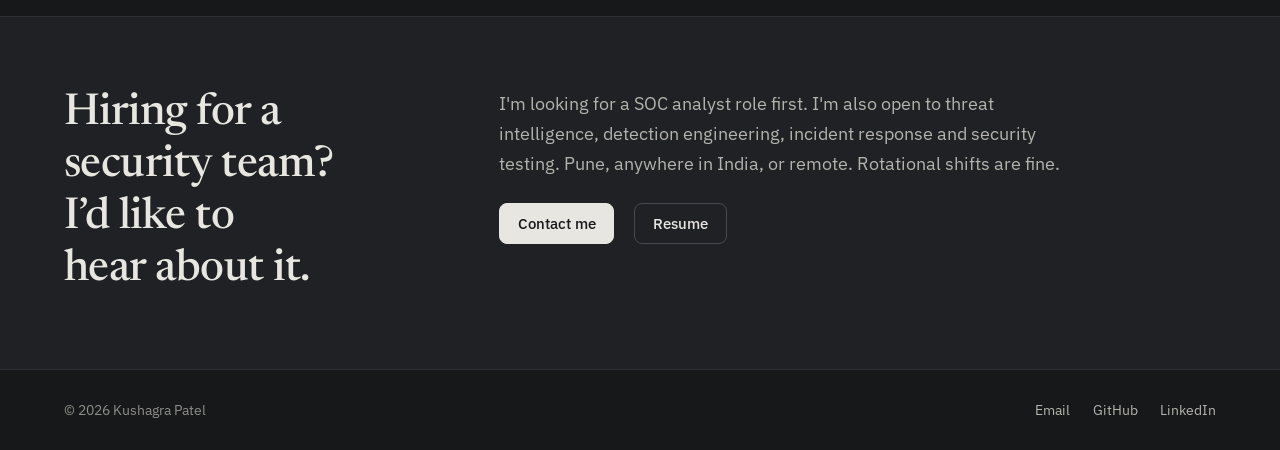
<file: projects/index.html>
<!DOCTYPE html><html lang="en" data-theme="dark"> <head><meta charset="utf-8"><meta name="viewport" content="width=device-width, initial-scale=1"><script src="/theme.js"></script><title>Case studies | Kushagra Patel</title><meta name="description" content="Security projects and case studies in detection engineering, threat intelligence and security testing: the problem, the approach, the technical detail, the results and what I learned."><meta name="author" content="Kushagra Patel"><link rel="canonical" href="https://kushagra-patel1011.github.io/projects/"><meta property="og:type" content="website"><meta property="og:site_name" content="Kushagra Patel"><meta property="og:title" content="Case studies"><meta property="og:description" content="Security projects and case studies in detection engineering, threat intelligence and security testing: the problem, the approach, the technical detail, the results and what I learned."><meta property="og:url" content="https://kushagra-patel1011.github.io/projects/"><meta property="og:image" content="https://kushagra-patel1011.github.io/og.png"><meta name="twitter:card" content="summary_large_image"><meta name="theme-color" content="#17181a"><link rel="icon" type="image/svg+xml" href="/favicon.svg"><link rel="sitemap" href="/sitemap-index.xml"><link rel="alternate" type="application/rss+xml" title="Kushagra Patel | Blog" href="/rss.xml"><link rel="stylesheet" href="/_astro/Base.6iyho4-z.css"><style>.work[data-astro-cid-wsdcnbr2]{display:flex;flex-direction:column}.work[data-astro-cid-wsdcnbr2] .card[data-astro-cid-wsdcnbr2]{flex:1;height:auto}.work__more[data-astro-cid-wsdcnbr2]{padding:1rem 1.7rem .25rem;font-size:.95rem}.work__more[data-astro-cid-wsdcnbr2] p[data-astro-cid-wsdcnbr2]{color:var(--text-faint);font-size:.9rem}.work__more[data-astro-cid-wsdcnbr2] ul[data-astro-cid-wsdcnbr2]{list-style:none;margin-top:.35rem}.work__more[data-astro-cid-wsdcnbr2] li[data-astro-cid-wsdcnbr2]{padding:.2rem 0}.work__more[data-astro-cid-wsdcnbr2] a[data-astro-cid-wsdcnbr2]{color:var(--accent);text-decoration-color:color-mix(in srgb,var(--accent) 40%,transparent)}.card__title[data-astro-cid-uaiso6vf]{font-size:clamp(1.2rem,1.8vw,1.4rem)}.card__foot--link[data-astro-cid-uaiso6vf]{color:var(--accent)}
</style></head> <body>  <a class="skip-link" href="#main">
Skip to content
</a> <header class="site-header" data-astro-cid-3ef6ksr2> <div class="wrap site-header__inner" data-astro-cid-3ef6ksr2> <a class="brand" href="/" aria-label="Kushagra Patel, home" data-astro-cid-3ef6ksr2> <span data-astro-cid-3ef6ksr2>Kushagra Patel</span> </a> <nav class="site-nav" aria-label="Primary" data-astro-cid-3ef6ksr2> <ul data-astro-cid-3ef6ksr2> <li data-astro-cid-3ef6ksr2> <a href="/projects/" aria-current="page" data-astro-cid-3ef6ksr2> Case studies </a> </li><li data-astro-cid-3ef6ksr2> <a href="/blog/" data-astro-cid-3ef6ksr2> Blog </a> </li><li data-astro-cid-3ef6ksr2> <a href="/about/" data-astro-cid-3ef6ksr2> About </a> </li><li data-astro-cid-3ef6ksr2> <a href="/resume/" data-astro-cid-3ef6ksr2> Resume </a> </li><li data-astro-cid-3ef6ksr2> <a href="/contact/" data-astro-cid-3ef6ksr2> Contact </a> </li> </ul> </nav> <button class="theme-toggle" type="button" data-theme-toggle aria-label="Switch colour theme" data-astro-cid-3ef6ksr2> <svg class="icon-sun" viewBox="0 0 24 24" width="18" height="18" aria-hidden="true" data-astro-cid-3ef6ksr2> <circle cx="12" cy="12" r="4" fill="none" stroke="currentColor" stroke-width="1.8" data-astro-cid-3ef6ksr2></circle> <path d="M12 2v2.5M12 19.5V22M2 12h2.5M19.5 12H22M4.9 4.9l1.8 1.8M17.3 17.3l1.8 1.8M4.9 19.1l1.8-1.8M17.3 6.7l1.8-1.8" fill="none" stroke="currentColor" stroke-width="1.8" stroke-linecap="round" data-astro-cid-3ef6ksr2></path> </svg> <svg class="icon-moon" viewBox="0 0 24 24" width="18" height="18" aria-hidden="true" data-astro-cid-3ef6ksr2> <path d="M20 14.5A8 8 0 0 1 9.5 4a8 8 0 1 0 10.5 10.5z" fill="none" stroke="currentColor" stroke-width="1.8" stroke-linejoin="round" data-astro-cid-3ef6ksr2></path> </svg> </button> </div> </header> <main id="main">  <div class="wrap"> <header class="page-head"> <h1>Case studies</h1> <p class="page-head__lede">
Longer write-ups of things I’ve built. Each one covers the problem, what I did, the
        technical detail, what came of it and what I would do differently.
</p> </header> <div class="section" style="padding-top:0"> <ul class="cards" data-astro-cid-wsdcnbr2> <li class="work" data-astro-cid-wsdcnbr2> <a class="card" href="/projects/sigma-generator-attack-to-sigma/" data-astro-cid-wsdcnbr2> <p class="card__kicker" data-astro-cid-wsdcnbr2> Detection Engineering  </p> <h3 class="card__title" data-astro-cid-wsdcnbr2>Sigma Generator: Sigma rules drafted from MITRE ATT&amp;CK</h3> <p class="card__summary" data-astro-cid-wsdcnbr2>An open-source tool I built that reads ATT&amp;CK&#39;s detection analytics and drafts a Sigma rule for 556 techniques, grades every rule for quality, and refuses to write one when there is nothing concrete to match.</p> <p class="card__foot" data-astro-cid-wsdcnbr2> <span class="card__metric" data-astro-cid-wsdcnbr2>556</span> <span data-astro-cid-wsdcnbr2>of 697 active ATT&amp;CK techniques get a drafted rule</span> </p> </a> <div class="work__more" data-astro-cid-wsdcnbr2> <p data-astro-cid-wsdcnbr2>Deep dives into this project</p> <ul data-astro-cid-wsdcnbr2> <li data-astro-cid-wsdcnbr2> <a href="/projects/sigma-correlation-rules/" data-astro-cid-wsdcnbr2>Correlation rules for attack chains and thresholds</a> </li><li data-astro-cid-wsdcnbr2> <a href="/projects/threat-packs-gap-analysis-stix/" data-astro-cid-wsdcnbr2>Threat group detection packs and SigmaHQ gap analysis</a> </li><li data-astro-cid-wsdcnbr2> <a href="/projects/hardening-local-web-ui-browser-build/" data-astro-cid-wsdcnbr2>Hardening a local web UI against CSRF and DNS rebinding</a> </li> </ul> </div> </li><li class="work" data-astro-cid-wsdcnbr2> <a class="card" href="/projects/ioc-validation-pipeline-seqrite/" data-astro-cid-wsdcnbr2> <p class="card__kicker" data-astro-cid-wsdcnbr2> Threat Intelligence  </p> <h3 class="card__title" data-astro-cid-wsdcnbr2>IOC validation and STIX 2.1 automation at Seqrite Labs</h3> <p class="card__summary" data-astro-cid-wsdcnbr2>As a Threat Research Intern I built a pipeline that checks indicators against VirusTotal, AbuseIPDB, OTX and ThreatFox, automated STIX 2.1 bundle creation for OpenCTI, and modelled an APT28 tracking profile.</p> <p class="card__foot" data-astro-cid-wsdcnbr2> <span class="card__metric" data-astro-cid-wsdcnbr2>4</span> <span data-astro-cid-wsdcnbr2>intelligence sources checked per indicator</span> </p> </a>  </li> </ul> </div> <div class="section" style="padding-top:0"> <div class="section__head"> <h2>Smaller projects</h2> </div> <ul class="cards cards--3" data-astro-cid-uaiso6vf><li data-astro-cid-uaiso6vf><a class="card" href="https://github.com/kushagra-patel1011/web-vulnerability-scanner" rel="noopener" data-astro-cid-uaiso6vf><p class="card__kicker" data-astro-cid-uaiso6vf>Security testing</p><h3 class="card__title" data-astro-cid-uaiso6vf>VoraScan, a web vulnerability scanner</h3><p class="card__summary" data-astro-cid-uaiso6vf>A command-line scanner I&#39;m building in Python. It tests web applications for SQL injection and XSS and uses Nmap to list open ports. Still in development.</p><p class="card__foot card__foot--link" data-astro-cid-uaiso6vf>Code on GitHub →</p></a></li><li data-astro-cid-uaiso6vf><a class="card" href="https://github.com/kushagra-patel1011/transparent-phishing-email-detection" rel="noopener" data-astro-cid-uaiso6vf><p class="card__kicker" data-astro-cid-uaiso6vf>Email security</p><h3 class="card__title" data-astro-cid-uaiso6vf>Explainable phishing email detection</h3><p class="card__summary" data-astro-cid-uaiso6vf>Scores an email as low, medium or high risk from its headers, links and wording, and shows which indicators led to the score. Python backend with a small web front end.</p><p class="card__foot card__foot--link" data-astro-cid-uaiso6vf>Code on GitHub →</p></a></li><li data-astro-cid-uaiso6vf><a class="card" href="https://github.com/kushagra-patel1011/llm-purple-team-automation" rel="noopener" data-astro-cid-uaiso6vf><p class="card__kicker" data-astro-cid-uaiso6vf>Detection, final-year project</p><h3 class="card__title" data-astro-cid-uaiso6vf>Purple team automation framework</h3><p class="card__summary" data-astro-cid-uaiso6vf>A FastAPI pipeline that simulates attack telemetry for seven ATT&amp;CK techniques, applies Sigma rules to it and shows pass, warn or fail coverage on a dashboard.</p><p class="card__foot card__foot--link" data-astro-cid-uaiso6vf>Code on GitHub →</p></a></li><li data-astro-cid-uaiso6vf><a class="card" href="https://github.com/kushagra-patel1011/intrusion-detection-system-ml" rel="noopener" data-astro-cid-uaiso6vf><p class="card__kicker" data-astro-cid-uaiso6vf>Network security</p><h3 class="card__title" data-astro-cid-uaiso6vf>Intrusion detection with machine learning</h3><p class="card__summary" data-astro-cid-uaiso6vf>Trains and compares classifiers on the NSL-KDD dataset to label network traffic as normal or as one of four attack types.</p><p class="card__foot card__foot--link" data-astro-cid-uaiso6vf>Code on GitHub →</p></a></li><li data-astro-cid-uaiso6vf><a class="card" href="https://github.com/kushagra-patel1011/Ransomware-Simulation" rel="noopener" data-astro-cid-uaiso6vf><p class="card__kicker" data-astro-cid-uaiso6vf>Malware behaviour</p><h3 class="card__title" data-astro-cid-uaiso6vf>Ransomware simulation</h3><p class="card__summary" data-astro-cid-uaiso6vf>A safe lab simulation that renames files and drops a fake ransom note without encrypting anything, built to study how ransomware behaves and how a defender would respond.</p><p class="card__foot card__foot--link" data-astro-cid-uaiso6vf>Code on GitHub →</p></a></li></ul> </div> </div> <section class="cta" aria-labelledby="cta-title"> <div class="wrap cta__inner split"> <div class="split__lead"> <h2 id="cta-title"> Hiring for a security team? I’d like to hear about it. </h2> </div> <div> <p> I&#39;m looking for a SOC analyst role first. I&#39;m also open to threat intelligence, detection engineering, incident response and security testing. Pune, anywhere in India, or remote. Rotational shifts are fine. </p> <div class="btn-row"> <a class="btn btn--primary" href="/contact/">Contact me</a> <a class="btn" href="/resume/">Resume</a> </div> </div> </div> </section>  </main> <footer class="site-footer" data-astro-cid-sz7xmlte> <div class="wrap site-footer__inner" data-astro-cid-sz7xmlte> <p class="site-footer__copy" data-astro-cid-sz7xmlte>&copy; 2026 Kushagra Patel</p> <ul class="site-footer__links" data-astro-cid-sz7xmlte> <li data-astro-cid-sz7xmlte><a href="mailto:kushagrapatel11oct@gmail.com" data-astro-cid-sz7xmlte>Email</a></li> <li data-astro-cid-sz7xmlte> <a href="https://github.com/kushagra-patel1011" rel="me noopener" data-astro-cid-sz7xmlte> GitHub </a> </li><li data-astro-cid-sz7xmlte> <a href="https://www.linkedin.com/in/kushagra-patel" rel="me noopener" data-astro-cid-sz7xmlte> LinkedIn </a> </li> </ul> </div> </footer>  </body></html>
</file>
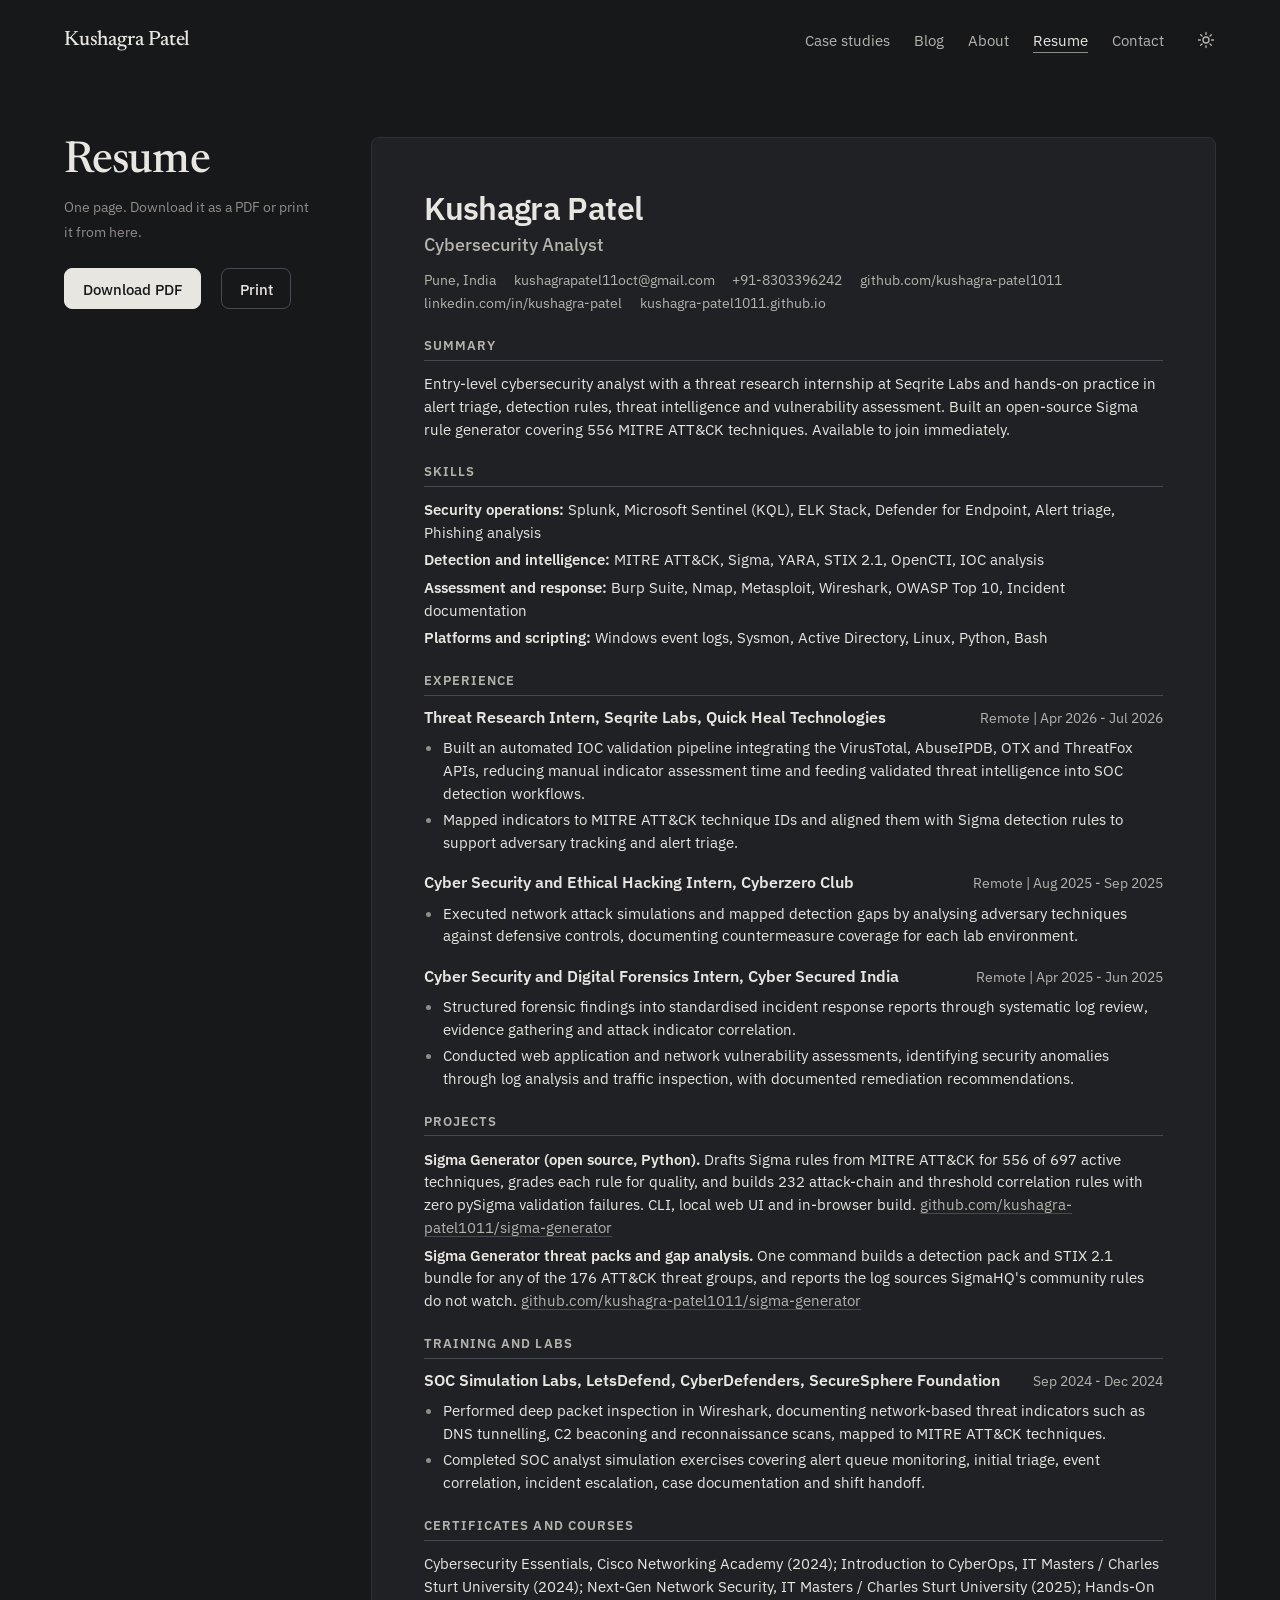
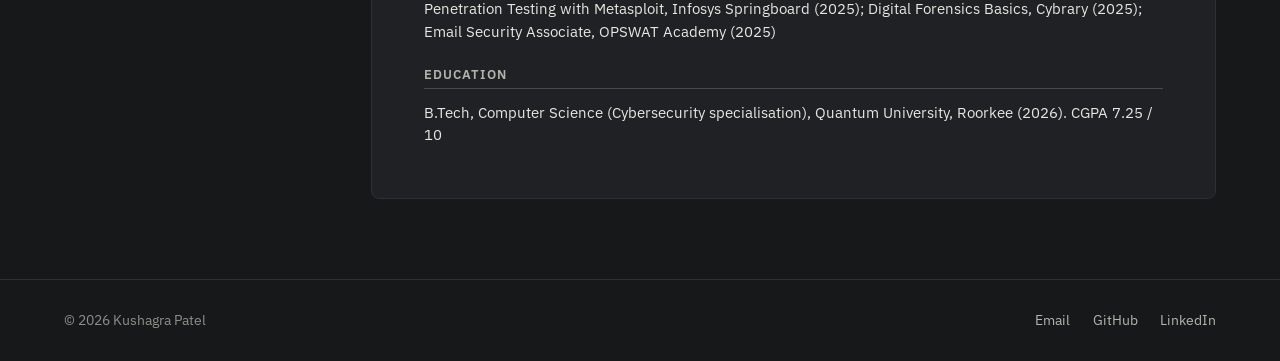
<file: resume/index.html>
<!DOCTYPE html><html lang="en" data-theme="dark"> <head><meta charset="utf-8"><meta name="viewport" content="width=device-width, initial-scale=1"><script src="/theme.js"></script><title>Resume: Cybersecurity Analyst | Kushagra Patel</title><meta name="description" content="Resume of Kushagra Patel, Cybersecurity Analyst. Entry-level cybersecurity analyst with a threat research internship at Seqrite Labs and hands-on practice in alert triage, detection rules, threat intelligence and vulnerability assessment. Built an open-source Sigma rule generator covering 556 MITRE ATT&amp;CK techniques. Available to join immediately."><meta name="author" content="Kushagra Patel"><link rel="canonical" href="https://kushagra-patel1011.github.io/resume/"><meta property="og:type" content="website"><meta property="og:site_name" content="Kushagra Patel"><meta property="og:title" content="Resume: Cybersecurity Analyst"><meta property="og:description" content="Resume of Kushagra Patel, Cybersecurity Analyst. Entry-level cybersecurity analyst with a threat research internship at Seqrite Labs and hands-on practice in alert triage, detection rules, threat intelligence and vulnerability assessment. Built an open-source Sigma rule generator covering 556 MITRE ATT&amp;CK techniques. Available to join immediately."><meta property="og:url" content="https://kushagra-patel1011.github.io/resume/"><meta property="og:image" content="https://kushagra-patel1011.github.io/og.png"><meta name="twitter:card" content="summary_large_image"><meta name="theme-color" content="#17181a"><link rel="icon" type="image/svg+xml" href="/favicon.svg"><link rel="sitemap" href="/sitemap-index.xml"><link rel="alternate" type="application/rss+xml" title="Kushagra Patel | Blog" href="/rss.xml"><link rel="stylesheet" href="/_astro/Base.6iyho4-z.css"><link rel="stylesheet" href="/_astro/ResumeView.CiNoI5or.css"></head> <body>  <a class="skip-link" href="#main">
Skip to content
</a> <header class="site-header" data-astro-cid-3ef6ksr2> <div class="wrap site-header__inner" data-astro-cid-3ef6ksr2> <a class="brand" href="/" aria-label="Kushagra Patel, home" data-astro-cid-3ef6ksr2> <span data-astro-cid-3ef6ksr2>Kushagra Patel</span> </a> <nav class="site-nav" aria-label="Primary" data-astro-cid-3ef6ksr2> <ul data-astro-cid-3ef6ksr2> <li data-astro-cid-3ef6ksr2> <a href="/projects/" data-astro-cid-3ef6ksr2> Case studies </a> </li><li data-astro-cid-3ef6ksr2> <a href="/blog/" data-astro-cid-3ef6ksr2> Blog </a> </li><li data-astro-cid-3ef6ksr2> <a href="/about/" data-astro-cid-3ef6ksr2> About </a> </li><li data-astro-cid-3ef6ksr2> <a href="/resume/" aria-current="page" data-astro-cid-3ef6ksr2> Resume </a> </li><li data-astro-cid-3ef6ksr2> <a href="/contact/" data-astro-cid-3ef6ksr2> Contact </a> </li> </ul> </nav> <button class="theme-toggle" type="button" data-theme-toggle aria-label="Switch colour theme" data-astro-cid-3ef6ksr2> <svg class="icon-sun" viewBox="0 0 24 24" width="18" height="18" aria-hidden="true" data-astro-cid-3ef6ksr2> <circle cx="12" cy="12" r="4" fill="none" stroke="currentColor" stroke-width="1.8" data-astro-cid-3ef6ksr2></circle> <path d="M12 2v2.5M12 19.5V22M2 12h2.5M19.5 12H22M4.9 4.9l1.8 1.8M17.3 17.3l1.8 1.8M4.9 19.1l1.8-1.8M17.3 6.7l1.8-1.8" fill="none" stroke="currentColor" stroke-width="1.8" stroke-linecap="round" data-astro-cid-3ef6ksr2></path> </svg> <svg class="icon-moon" viewBox="0 0 24 24" width="18" height="18" aria-hidden="true" data-astro-cid-3ef6ksr2> <path d="M20 14.5A8 8 0 0 1 9.5 4a8 8 0 1 0 10.5 10.5z" fill="none" stroke="currentColor" stroke-width="1.8" stroke-linejoin="round" data-astro-cid-3ef6ksr2></path> </svg> </button> </div> </header> <main id="main">  <div class="wrap resume-page" data-astro-cid-shtl76sv> <div class="resume-toolbar no-print" data-astro-cid-shtl76sv> <div data-astro-cid-shtl76sv> <p class="resume-toolbar__title" data-astro-cid-shtl76sv>Resume</p> <p class="eyebrow" data-astro-cid-shtl76sv>One page. Download it as a PDF or print it from here.</p>  </div> <div class="btn-row" data-astro-cid-shtl76sv> <a class="btn btn--primary" href="/files/resume-cybersecurity-analyst.pdf" download="Kushagra-Patel-Resume.pdf" data-astro-cid-shtl76sv>
Download PDF
</a> <button class="btn" type="button" data-print data-astro-cid-shtl76sv>Print</button> </div> </div> <!-- Everything inside .resume is what ends up in the PDF. Single column,
         real text, standard section names: easy for applicant tracking systems. --> <article class="resume" data-page-size="A4" data-astro-cid-shtl76sv> <header class="resume__head" data-astro-cid-shtl76sv> <h1 data-astro-cid-shtl76sv>Kushagra Patel</h1> <p class="resume__title" data-astro-cid-shtl76sv>Cybersecurity Analyst</p> <p class="resume__contact" data-astro-cid-shtl76sv> <span data-astro-cid-shtl76sv>Pune, India</span> <a href="mailto:kushagrapatel11oct@gmail.com" data-astro-cid-shtl76sv>kushagrapatel11oct@gmail.com</a> <span data-astro-cid-shtl76sv>+91-8303396242</span> <a href="https://github.com/kushagra-patel1011" data-astro-cid-shtl76sv>github.com/kushagra-patel1011</a><a href="https://www.linkedin.com/in/kushagra-patel" data-astro-cid-shtl76sv>linkedin.com/in/kushagra-patel</a> <a href="https://kushagra-patel1011.github.io" data-astro-cid-shtl76sv>kushagra-patel1011.github.io</a> </p> </header> <section data-astro-cid-shtl76sv> <h2 data-astro-cid-shtl76sv>Summary</h2> <p data-astro-cid-shtl76sv>Entry-level cybersecurity analyst with a threat research internship at Seqrite Labs and hands-on practice in alert triage, detection rules, threat intelligence and vulnerability assessment. Built an open-source Sigma rule generator covering 556 MITRE ATT&amp;CK techniques. Available to join immediately.</p> </section> <section data-astro-cid-shtl76sv> <h2 data-astro-cid-shtl76sv>Skills</h2> <ul class="resume__skills" data-astro-cid-shtl76sv> <li data-astro-cid-shtl76sv> <strong data-astro-cid-shtl76sv>Security operations:</strong> Splunk, Microsoft Sentinel (KQL), ELK Stack, Defender for Endpoint, Alert triage, Phishing analysis </li><li data-astro-cid-shtl76sv> <strong data-astro-cid-shtl76sv>Detection and intelligence:</strong> MITRE ATT&amp;CK, Sigma, YARA, STIX 2.1, OpenCTI, IOC analysis </li><li data-astro-cid-shtl76sv> <strong data-astro-cid-shtl76sv>Assessment and response:</strong> Burp Suite, Nmap, Metasploit, Wireshark, OWASP Top 10, Incident documentation </li><li data-astro-cid-shtl76sv> <strong data-astro-cid-shtl76sv>Platforms and scripting:</strong> Windows event logs, Sysmon, Active Directory, Linux, Python, Bash </li> </ul> </section> <div class="resume__body" data-astro-cid-shtl76sv> <section data-astro-cid-shtl76sv> <h2 data-astro-cid-shtl76sv>Experience</h2> <div class="resume__job" data-astro-cid-shtl76sv> <div class="resume__job-head" data-astro-cid-shtl76sv> <h3 data-astro-cid-shtl76sv> Threat Research Intern, Seqrite Labs, Quick Heal Technologies </h3> <p class="resume__dates" data-astro-cid-shtl76sv> Remote |  Apr 2026 - Jul 2026 </p> </div> <ul data-astro-cid-shtl76sv> <li data-astro-cid-shtl76sv>Built an automated IOC validation pipeline integrating the VirusTotal, AbuseIPDB, OTX and ThreatFox APIs, reducing manual indicator assessment time and feeding validated threat intelligence into SOC detection workflows.</li><li data-astro-cid-shtl76sv>Mapped indicators to MITRE ATT&amp;CK technique IDs and aligned them with Sigma detection rules to support adversary tracking and alert triage.</li> </ul> </div><div class="resume__job" data-astro-cid-shtl76sv> <div class="resume__job-head" data-astro-cid-shtl76sv> <h3 data-astro-cid-shtl76sv> Cyber Security and Ethical Hacking Intern, Cyberzero Club </h3> <p class="resume__dates" data-astro-cid-shtl76sv> Remote |  Aug 2025 - Sep 2025 </p> </div> <ul data-astro-cid-shtl76sv> <li data-astro-cid-shtl76sv>Executed network attack simulations and mapped detection gaps by analysing adversary techniques against defensive controls, documenting countermeasure coverage for each lab environment.</li> </ul> </div><div class="resume__job" data-astro-cid-shtl76sv> <div class="resume__job-head" data-astro-cid-shtl76sv> <h3 data-astro-cid-shtl76sv> Cyber Security and Digital Forensics Intern, Cyber Secured India </h3> <p class="resume__dates" data-astro-cid-shtl76sv> Remote |  Apr 2025 - Jun 2025 </p> </div> <ul data-astro-cid-shtl76sv> <li data-astro-cid-shtl76sv>Structured forensic findings into standardised incident response reports through systematic log review, evidence gathering and attack indicator correlation.</li><li data-astro-cid-shtl76sv>Conducted web application and network vulnerability assessments, identifying security anomalies through log analysis and traffic inspection, with documented remediation recommendations.</li> </ul> </div> </section> <section data-astro-cid-shtl76sv> <h2 data-astro-cid-shtl76sv>Projects</h2> <ul class="resume__projects" data-astro-cid-shtl76sv> <li data-astro-cid-shtl76sv> <strong data-astro-cid-shtl76sv>Sigma Generator (open source, Python).</strong> Drafts Sigma rules from MITRE ATT&amp;CK for 556 of 697 active techniques, grades each rule for quality, and builds 232 attack-chain and threshold correlation rules with zero pySigma validation failures. CLI, local web UI and in-browser build.  <a href="https://github.com/kushagra-patel1011/sigma-generator" data-astro-cid-shtl76sv>github.com/kushagra-patel1011/sigma-generator</a> </li><li data-astro-cid-shtl76sv> <strong data-astro-cid-shtl76sv>Sigma Generator threat packs and gap analysis.</strong> One command builds a detection pack and STIX 2.1 bundle for any of the 176 ATT&amp;CK threat groups, and reports the log sources SigmaHQ&#39;s community rules do not watch.  <a href="https://github.com/kushagra-patel1011/sigma-generator" data-astro-cid-shtl76sv>github.com/kushagra-patel1011/sigma-generator</a> </li> </ul> </section> </div> <section data-astro-cid-shtl76sv> <h2 data-astro-cid-shtl76sv>Training and Labs</h2> <div class="resume__job" data-astro-cid-shtl76sv> <div class="resume__job-head" data-astro-cid-shtl76sv> <h3 data-astro-cid-shtl76sv> SOC Simulation Labs, LetsDefend, CyberDefenders, SecureSphere Foundation </h3> <p class="resume__dates" data-astro-cid-shtl76sv> Sep 2024 - Dec 2024 </p> </div> <ul data-astro-cid-shtl76sv> <li data-astro-cid-shtl76sv>Performed deep packet inspection in Wireshark, documenting network-based threat indicators such as DNS tunnelling, C2 beaconing and reconnaissance scans, mapped to MITRE ATT&amp;CK techniques.</li><li data-astro-cid-shtl76sv>Completed SOC analyst simulation exercises covering alert queue monitoring, initial triage, event correlation, incident escalation, case documentation and shift handoff.</li> </ul> </div> </section> <section data-astro-cid-shtl76sv> <h2 data-astro-cid-shtl76sv>Certificates and Courses</h2> <p data-astro-cid-shtl76sv> Cybersecurity Essentials, Cisco Networking Academy (2024); Introduction to CyberOps, IT Masters / Charles Sturt University (2024); Next-Gen Network Security, IT Masters / Charles Sturt University (2025); Hands-On Penetration Testing with Metasploit, Infosys Springboard (2025); Digital Forensics Basics, Cybrary (2025); Email Security Associate, OPSWAT Academy (2025) </p> </section> <section data-astro-cid-shtl76sv> <h2 data-astro-cid-shtl76sv>Education</h2> <ul class="resume__plain" data-astro-cid-shtl76sv> <li data-astro-cid-shtl76sv>B.Tech, Computer Science (Cybersecurity specialisation), Quantum University, Roorkee (2026). CGPA 7.25 / 10</li> </ul> </section> </article> </div>  </main> <footer class="site-footer" data-astro-cid-sz7xmlte> <div class="wrap site-footer__inner" data-astro-cid-sz7xmlte> <p class="site-footer__copy" data-astro-cid-sz7xmlte>&copy; 2026 Kushagra Patel</p> <ul class="site-footer__links" data-astro-cid-sz7xmlte> <li data-astro-cid-sz7xmlte><a href="mailto:kushagrapatel11oct@gmail.com" data-astro-cid-sz7xmlte>Email</a></li> <li data-astro-cid-sz7xmlte> <a href="https://github.com/kushagra-patel1011" rel="me noopener" data-astro-cid-sz7xmlte> GitHub </a> </li><li data-astro-cid-sz7xmlte> <a href="https://www.linkedin.com/in/kushagra-patel" rel="me noopener" data-astro-cid-sz7xmlte> LinkedIn </a> </li> </ul> </div> </footer>  </body></html>  <!-- Paper size comes from pageSize in src/data/resume.yaml --> <style>@page { size: A4; }</style>
</file>
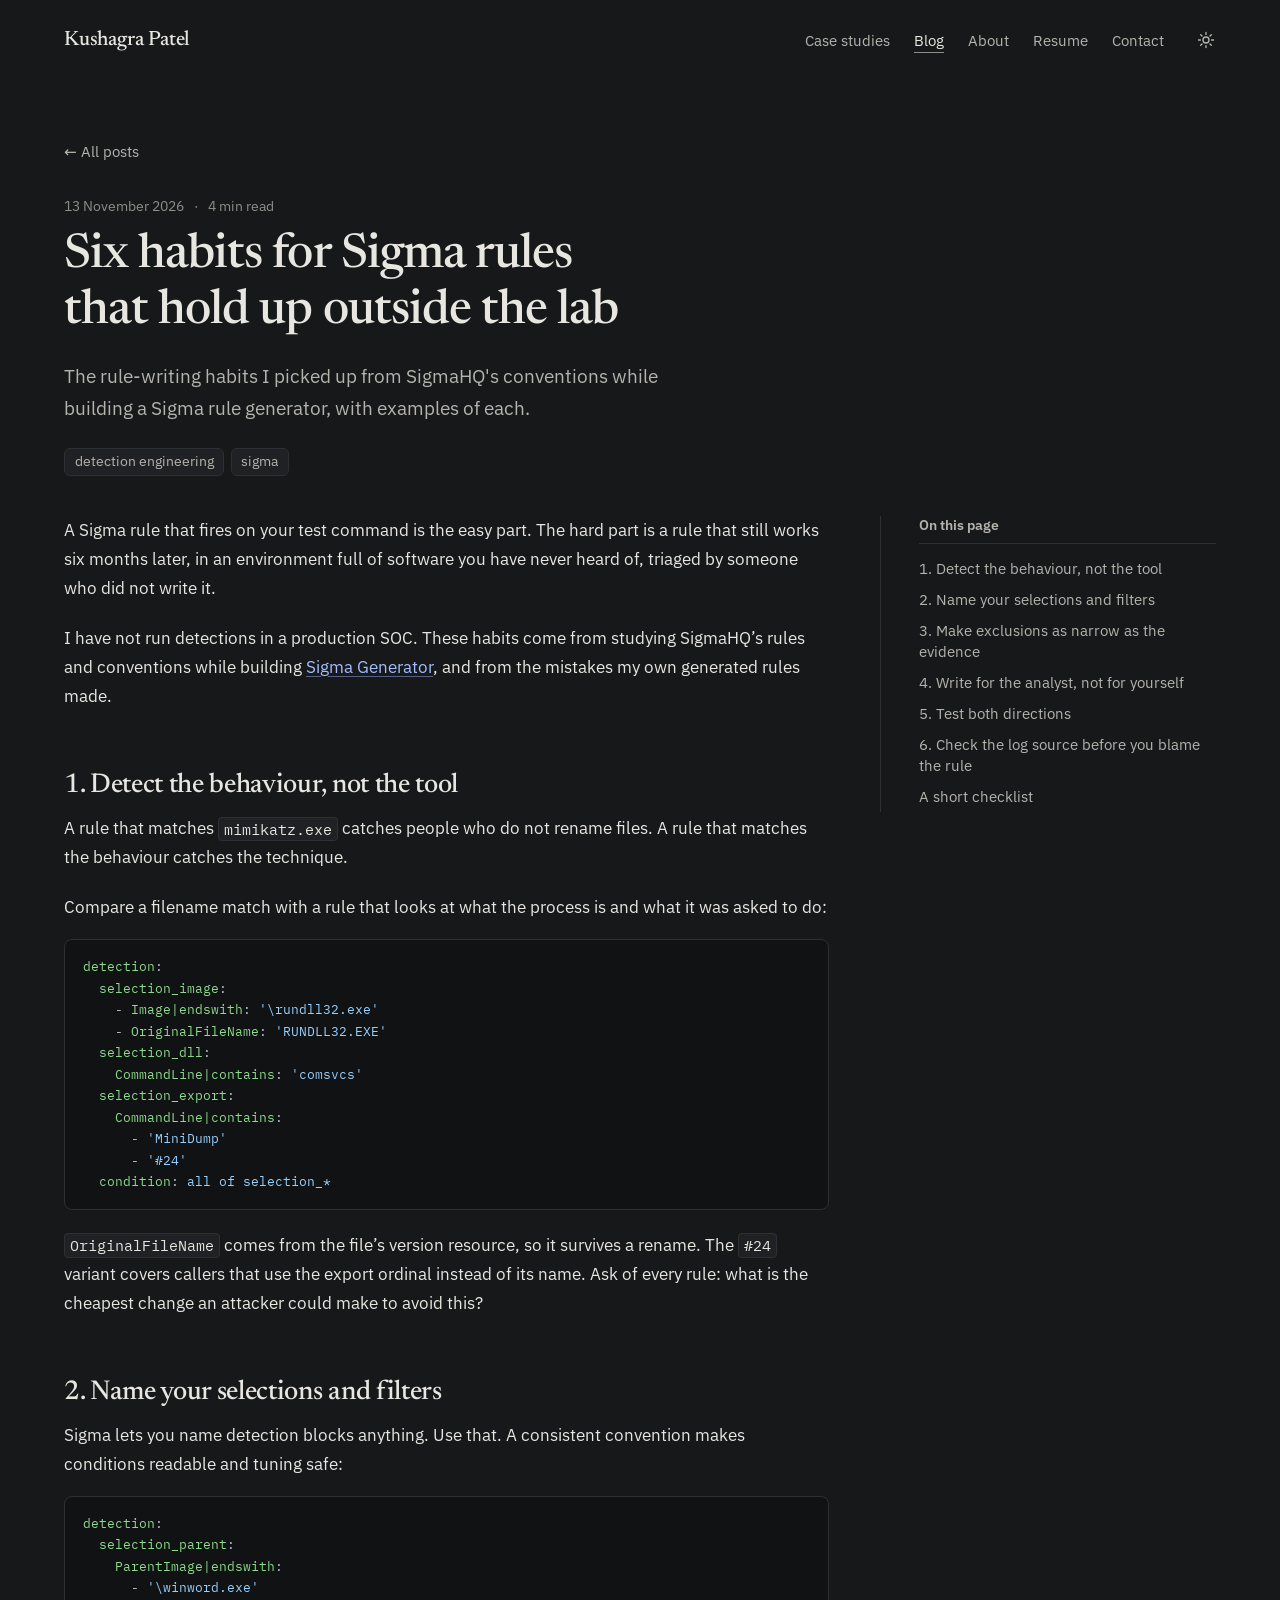
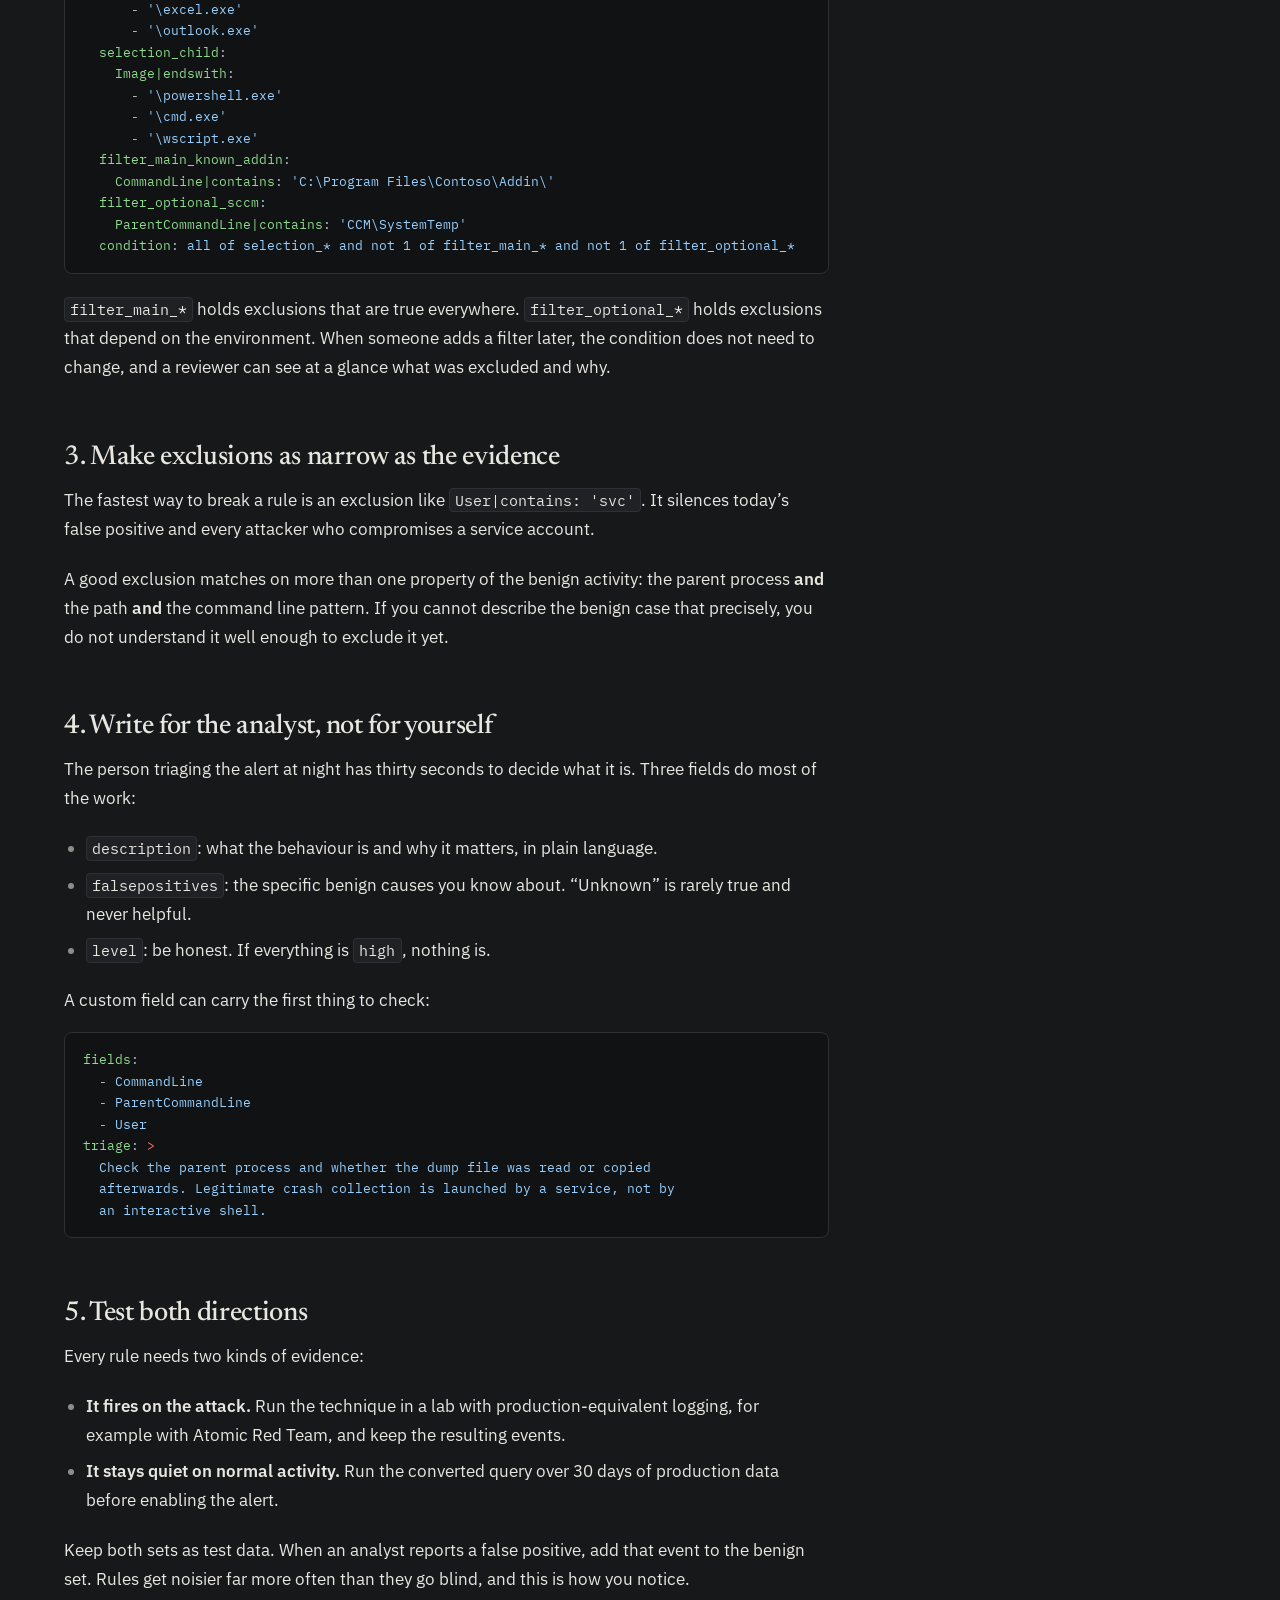
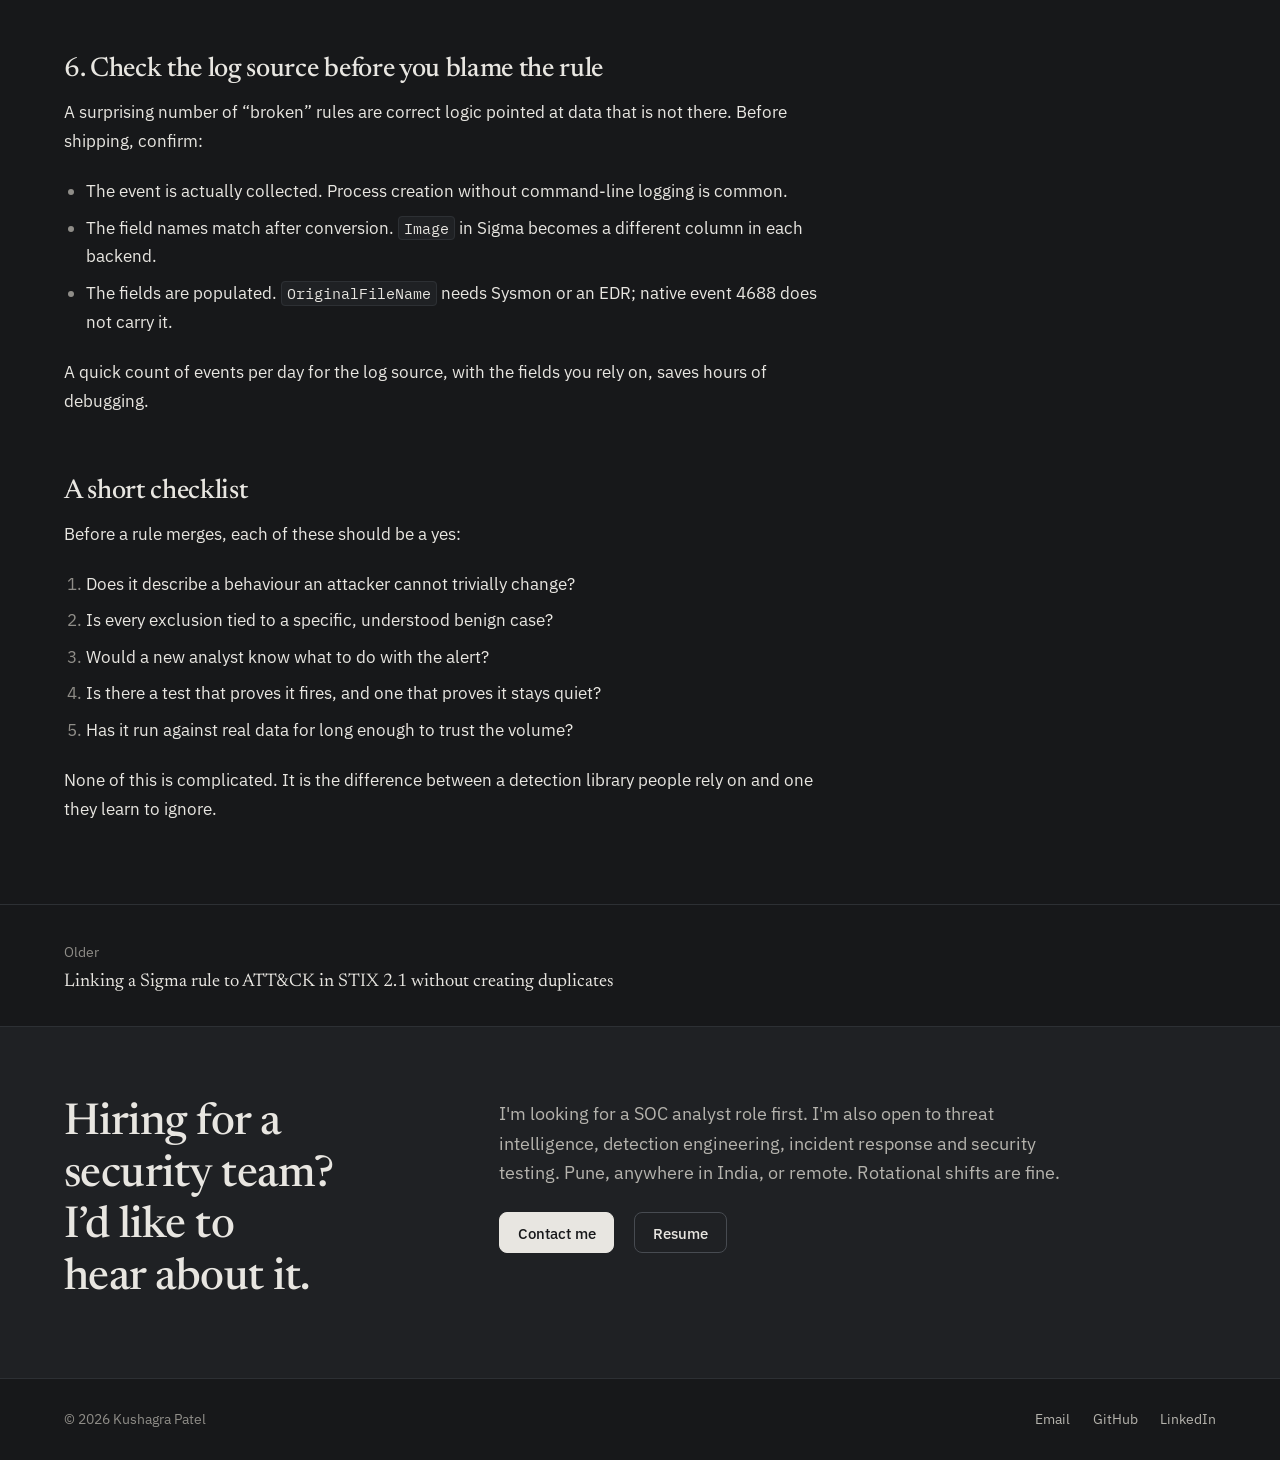
<file: blog/sigma-rules-that-survive-production/index.html>
<!DOCTYPE html><html lang="en" data-theme="dark"> <head><meta charset="utf-8"><meta name="viewport" content="width=device-width, initial-scale=1"><script src="/theme.js"></script><title>Six habits for Sigma rules that hold up outside the lab | Kushagra Patel</title><meta name="description" content="The rule-writing habits I picked up from SigmaHQ's conventions while building a Sigma rule generator, with examples of each."><meta name="author" content="Kushagra Patel"><link rel="canonical" href="https://kushagra-patel1011.github.io/blog/sigma-rules-that-survive-production/"><meta property="og:type" content="article"><meta property="og:site_name" content="Kushagra Patel"><meta property="og:title" content="Six habits for Sigma rules that hold up outside the lab"><meta property="og:description" content="The rule-writing habits I picked up from SigmaHQ's conventions while building a Sigma rule generator, with examples of each."><meta property="og:url" content="https://kushagra-patel1011.github.io/blog/sigma-rules-that-survive-production/"><meta property="og:image" content="https://kushagra-patel1011.github.io/og.png"><meta property="article:published_time" content="2026-11-13T00:00:00.000Z"><meta name="twitter:card" content="summary_large_image"><meta name="theme-color" content="#17181a"><link rel="icon" type="image/svg+xml" href="/favicon.svg"><link rel="sitemap" href="/sitemap-index.xml"><link rel="alternate" type="application/rss+xml" title="Kushagra Patel | Blog" href="/rss.xml"><script type="application/ld+json">{"@context":"https://schema.org","@type":"BlogPosting","headline":"Six habits for Sigma rules that hold up outside the lab","description":"The rule-writing habits I picked up from SigmaHQ's conventions while building a Sigma rule generator, with examples of each.","datePublished":"2026-11-13T00:00:00.000Z","dateModified":"2026-11-13T00:00:00.000Z","author":{"@type":"Person","name":"Kushagra Patel","url":"https://kushagra-patel1011.github.io"}}</script><link rel="stylesheet" href="/_astro/Base.6iyho4-z.css"></head> <body>  <a class="skip-link" href="#main">
Skip to content
</a> <header class="site-header" data-astro-cid-3ef6ksr2> <div class="wrap site-header__inner" data-astro-cid-3ef6ksr2> <a class="brand" href="/" aria-label="Kushagra Patel, home" data-astro-cid-3ef6ksr2> <span data-astro-cid-3ef6ksr2>Kushagra Patel</span> </a> <nav class="site-nav" aria-label="Primary" data-astro-cid-3ef6ksr2> <ul data-astro-cid-3ef6ksr2> <li data-astro-cid-3ef6ksr2> <a href="/projects/" data-astro-cid-3ef6ksr2> Case studies </a> </li><li data-astro-cid-3ef6ksr2> <a href="/blog/" aria-current="page" data-astro-cid-3ef6ksr2> Blog </a> </li><li data-astro-cid-3ef6ksr2> <a href="/about/" data-astro-cid-3ef6ksr2> About </a> </li><li data-astro-cid-3ef6ksr2> <a href="/resume/" data-astro-cid-3ef6ksr2> Resume </a> </li><li data-astro-cid-3ef6ksr2> <a href="/contact/" data-astro-cid-3ef6ksr2> Contact </a> </li> </ul> </nav> <button class="theme-toggle" type="button" data-theme-toggle aria-label="Switch colour theme" data-astro-cid-3ef6ksr2> <svg class="icon-sun" viewBox="0 0 24 24" width="18" height="18" aria-hidden="true" data-astro-cid-3ef6ksr2> <circle cx="12" cy="12" r="4" fill="none" stroke="currentColor" stroke-width="1.8" data-astro-cid-3ef6ksr2></circle> <path d="M12 2v2.5M12 19.5V22M2 12h2.5M19.5 12H22M4.9 4.9l1.8 1.8M17.3 17.3l1.8 1.8M4.9 19.1l1.8-1.8M17.3 6.7l1.8-1.8" fill="none" stroke="currentColor" stroke-width="1.8" stroke-linecap="round" data-astro-cid-3ef6ksr2></path> </svg> <svg class="icon-moon" viewBox="0 0 24 24" width="18" height="18" aria-hidden="true" data-astro-cid-3ef6ksr2> <path d="M20 14.5A8 8 0 0 1 9.5 4a8 8 0 1 0 10.5 10.5z" fill="none" stroke="currentColor" stroke-width="1.8" stroke-linejoin="round" data-astro-cid-3ef6ksr2></path> </svg> </button> </div> </header> <main id="main">  <article> <header class="wrap article-head"> <a class="back-link" href="/blog/">All posts</a> <p class="article-meta" style="margin-top:1.75rem"> <time datetime="2026-11-13T00:00:00.000Z">13 November 2026</time> <span>4 min read</span>  </p> <h1>Six habits for Sigma rules that hold up outside the lab</h1> <p class="article-head__summary">The rule-writing habits I picked up from SigmaHQ&#39;s conventions while building a Sigma rule generator, with examples of each.</p> <ul class="chips" style="margin-top:1.5rem"> <li class="chip">detection engineering</li><li class="chip">sigma</li> </ul> </header> <div class="wrap article-body"> <div class="article-layout"> <div class="prose"> <p>A Sigma rule that fires on your test command is the easy part. The hard part is a rule that still works six months later, in an environment full of software you have never heard of, triaged by someone who did not write it.</p>
<p>I have not run detections in a production SOC. These habits come from studying SigmaHQ’s rules and conventions while building <a href="/projects/sigma-generator-attack-to-sigma/">Sigma Generator</a>, and from the mistakes my own generated rules made.</p>
<h2 id="1-detect-the-behaviour-not-the-tool">1. Detect the behaviour, not the tool</h2>
<p>A rule that matches <code>mimikatz.exe</code> catches people who do not rename files. A rule that matches the behaviour catches the technique.</p>
<p>Compare a filename match with a rule that looks at what the process is and what it was asked to do:</p>
<pre class="astro-code astro-code-themes github-light github-dark-dimmed" style="--shiki-light:#24292e;--shiki-dark:#adbac7;--shiki-light-bg:#fff;--shiki-dark-bg:#22272e; overflow-x: auto;" tabindex="0" data-language="yaml"><code><span class="line"><span style="--shiki-light:#22863A;--shiki-dark:#8DDB8C">detection</span><span style="--shiki-light:#24292E;--shiki-dark:#ADBAC7">:</span></span>
<span class="line"><span style="--shiki-light:#22863A;--shiki-dark:#8DDB8C">  selection_image</span><span style="--shiki-light:#24292E;--shiki-dark:#ADBAC7">:</span></span>
<span class="line"><span style="--shiki-light:#24292E;--shiki-dark:#ADBAC7">    - </span><span style="--shiki-light:#22863A;--shiki-dark:#8DDB8C">Image|endswith</span><span style="--shiki-light:#24292E;--shiki-dark:#ADBAC7">: </span><span style="--shiki-light:#032F62;--shiki-dark:#96D0FF">'\rundll32.exe'</span></span>
<span class="line"><span style="--shiki-light:#24292E;--shiki-dark:#ADBAC7">    - </span><span style="--shiki-light:#22863A;--shiki-dark:#8DDB8C">OriginalFileName</span><span style="--shiki-light:#24292E;--shiki-dark:#ADBAC7">: </span><span style="--shiki-light:#032F62;--shiki-dark:#96D0FF">'RUNDLL32.EXE'</span></span>
<span class="line"><span style="--shiki-light:#22863A;--shiki-dark:#8DDB8C">  selection_dll</span><span style="--shiki-light:#24292E;--shiki-dark:#ADBAC7">:</span></span>
<span class="line"><span style="--shiki-light:#22863A;--shiki-dark:#8DDB8C">    CommandLine|contains</span><span style="--shiki-light:#24292E;--shiki-dark:#ADBAC7">: </span><span style="--shiki-light:#032F62;--shiki-dark:#96D0FF">'comsvcs'</span></span>
<span class="line"><span style="--shiki-light:#22863A;--shiki-dark:#8DDB8C">  selection_export</span><span style="--shiki-light:#24292E;--shiki-dark:#ADBAC7">:</span></span>
<span class="line"><span style="--shiki-light:#22863A;--shiki-dark:#8DDB8C">    CommandLine|contains</span><span style="--shiki-light:#24292E;--shiki-dark:#ADBAC7">:</span></span>
<span class="line"><span style="--shiki-light:#24292E;--shiki-dark:#ADBAC7">      - </span><span style="--shiki-light:#032F62;--shiki-dark:#96D0FF">'MiniDump'</span></span>
<span class="line"><span style="--shiki-light:#24292E;--shiki-dark:#ADBAC7">      - </span><span style="--shiki-light:#032F62;--shiki-dark:#96D0FF">'#24'</span></span>
<span class="line"><span style="--shiki-light:#22863A;--shiki-dark:#8DDB8C">  condition</span><span style="--shiki-light:#24292E;--shiki-dark:#ADBAC7">: </span><span style="--shiki-light:#032F62;--shiki-dark:#96D0FF">all of selection_*</span></span></code></pre>
<p><code>OriginalFileName</code> comes from the file’s version resource, so it survives a rename. The <code>#24</code> variant covers callers that use the export ordinal instead of its name. Ask of every rule: what is the cheapest change an attacker could make to avoid this?</p>
<h2 id="2-name-your-selections-and-filters">2. Name your selections and filters</h2>
<p>Sigma lets you name detection blocks anything. Use that. A consistent convention makes conditions readable and tuning safe:</p>
<pre class="astro-code astro-code-themes github-light github-dark-dimmed" style="--shiki-light:#24292e;--shiki-dark:#adbac7;--shiki-light-bg:#fff;--shiki-dark-bg:#22272e; overflow-x: auto;" tabindex="0" data-language="yaml"><code><span class="line"><span style="--shiki-light:#22863A;--shiki-dark:#8DDB8C">detection</span><span style="--shiki-light:#24292E;--shiki-dark:#ADBAC7">:</span></span>
<span class="line"><span style="--shiki-light:#22863A;--shiki-dark:#8DDB8C">  selection_parent</span><span style="--shiki-light:#24292E;--shiki-dark:#ADBAC7">:</span></span>
<span class="line"><span style="--shiki-light:#22863A;--shiki-dark:#8DDB8C">    ParentImage|endswith</span><span style="--shiki-light:#24292E;--shiki-dark:#ADBAC7">:</span></span>
<span class="line"><span style="--shiki-light:#24292E;--shiki-dark:#ADBAC7">      - </span><span style="--shiki-light:#032F62;--shiki-dark:#96D0FF">'\winword.exe'</span></span>
<span class="line"><span style="--shiki-light:#24292E;--shiki-dark:#ADBAC7">      - </span><span style="--shiki-light:#032F62;--shiki-dark:#96D0FF">'\excel.exe'</span></span>
<span class="line"><span style="--shiki-light:#24292E;--shiki-dark:#ADBAC7">      - </span><span style="--shiki-light:#032F62;--shiki-dark:#96D0FF">'\outlook.exe'</span></span>
<span class="line"><span style="--shiki-light:#22863A;--shiki-dark:#8DDB8C">  selection_child</span><span style="--shiki-light:#24292E;--shiki-dark:#ADBAC7">:</span></span>
<span class="line"><span style="--shiki-light:#22863A;--shiki-dark:#8DDB8C">    Image|endswith</span><span style="--shiki-light:#24292E;--shiki-dark:#ADBAC7">:</span></span>
<span class="line"><span style="--shiki-light:#24292E;--shiki-dark:#ADBAC7">      - </span><span style="--shiki-light:#032F62;--shiki-dark:#96D0FF">'\powershell.exe'</span></span>
<span class="line"><span style="--shiki-light:#24292E;--shiki-dark:#ADBAC7">      - </span><span style="--shiki-light:#032F62;--shiki-dark:#96D0FF">'\cmd.exe'</span></span>
<span class="line"><span style="--shiki-light:#24292E;--shiki-dark:#ADBAC7">      - </span><span style="--shiki-light:#032F62;--shiki-dark:#96D0FF">'\wscript.exe'</span></span>
<span class="line"><span style="--shiki-light:#22863A;--shiki-dark:#8DDB8C">  filter_main_known_addin</span><span style="--shiki-light:#24292E;--shiki-dark:#ADBAC7">:</span></span>
<span class="line"><span style="--shiki-light:#22863A;--shiki-dark:#8DDB8C">    CommandLine|contains</span><span style="--shiki-light:#24292E;--shiki-dark:#ADBAC7">: </span><span style="--shiki-light:#032F62;--shiki-dark:#96D0FF">'C:\Program Files\Contoso\Addin\'</span></span>
<span class="line"><span style="--shiki-light:#22863A;--shiki-dark:#8DDB8C">  filter_optional_sccm</span><span style="--shiki-light:#24292E;--shiki-dark:#ADBAC7">:</span></span>
<span class="line"><span style="--shiki-light:#22863A;--shiki-dark:#8DDB8C">    ParentCommandLine|contains</span><span style="--shiki-light:#24292E;--shiki-dark:#ADBAC7">: </span><span style="--shiki-light:#032F62;--shiki-dark:#96D0FF">'CCM\SystemTemp'</span></span>
<span class="line"><span style="--shiki-light:#22863A;--shiki-dark:#8DDB8C">  condition</span><span style="--shiki-light:#24292E;--shiki-dark:#ADBAC7">: </span><span style="--shiki-light:#032F62;--shiki-dark:#96D0FF">all of selection_* and not 1 of filter_main_* and not 1 of filter_optional_*</span></span></code></pre>
<p><code>filter_main_*</code> holds exclusions that are true everywhere. <code>filter_optional_*</code> holds exclusions that depend on the environment. When someone adds a filter later, the condition does not need to change, and a reviewer can see at a glance what was excluded and why.</p>
<h2 id="3-make-exclusions-as-narrow-as-the-evidence">3. Make exclusions as narrow as the evidence</h2>
<p>The fastest way to break a rule is an exclusion like <code>User|contains: 'svc'</code>. It silences today’s false positive and every attacker who compromises a service account.</p>
<p>A good exclusion matches on more than one property of the benign activity: the parent process <strong>and</strong> the path <strong>and</strong> the command line pattern. If you cannot describe the benign case that precisely, you do not understand it well enough to exclude it yet.</p>
<h2 id="4-write-for-the-analyst-not-for-yourself">4. Write for the analyst, not for yourself</h2>
<p>The person triaging the alert at night has thirty seconds to decide what it is. Three fields do most of the work:</p>
<ul>
<li><code>description</code>: what the behaviour is and why it matters, in plain language.</li>
<li><code>falsepositives</code>: the specific benign causes you know about. “Unknown” is rarely true and never helpful.</li>
<li><code>level</code>: be honest. If everything is <code>high</code>, nothing is.</li>
</ul>
<p>A custom field can carry the first thing to check:</p>
<pre class="astro-code astro-code-themes github-light github-dark-dimmed" style="--shiki-light:#24292e;--shiki-dark:#adbac7;--shiki-light-bg:#fff;--shiki-dark-bg:#22272e; overflow-x: auto;" tabindex="0" data-language="yaml"><code><span class="line"><span style="--shiki-light:#22863A;--shiki-dark:#8DDB8C">fields</span><span style="--shiki-light:#24292E;--shiki-dark:#ADBAC7">:</span></span>
<span class="line"><span style="--shiki-light:#24292E;--shiki-dark:#ADBAC7">  - </span><span style="--shiki-light:#032F62;--shiki-dark:#96D0FF">CommandLine</span></span>
<span class="line"><span style="--shiki-light:#24292E;--shiki-dark:#ADBAC7">  - </span><span style="--shiki-light:#032F62;--shiki-dark:#96D0FF">ParentCommandLine</span></span>
<span class="line"><span style="--shiki-light:#24292E;--shiki-dark:#ADBAC7">  - </span><span style="--shiki-light:#032F62;--shiki-dark:#96D0FF">User</span></span>
<span class="line"><span style="--shiki-light:#22863A;--shiki-dark:#8DDB8C">triage</span><span style="--shiki-light:#24292E;--shiki-dark:#ADBAC7">: </span><span style="--shiki-light:#D73A49;--shiki-dark:#F47067">></span></span>
<span class="line"><span style="--shiki-light:#032F62;--shiki-dark:#96D0FF">  Check the parent process and whether the dump file was read or copied</span></span>
<span class="line"><span style="--shiki-light:#032F62;--shiki-dark:#96D0FF">  afterwards. Legitimate crash collection is launched by a service, not by</span></span>
<span class="line"><span style="--shiki-light:#032F62;--shiki-dark:#96D0FF">  an interactive shell.</span></span></code></pre>
<h2 id="5-test-both-directions">5. Test both directions</h2>
<p>Every rule needs two kinds of evidence:</p>
<ul>
<li><strong>It fires on the attack.</strong> Run the technique in a lab with production-equivalent logging, for example with Atomic Red Team, and keep the resulting events.</li>
<li><strong>It stays quiet on normal activity.</strong> Run the converted query over 30 days of production data before enabling the alert.</li>
</ul>
<p>Keep both sets as test data. When an analyst reports a false positive, add that event to the benign set. Rules get noisier far more often than they go blind, and this is how you notice.</p>
<h2 id="6-check-the-log-source-before-you-blame-the-rule">6. Check the log source before you blame the rule</h2>
<p>A surprising number of “broken” rules are correct logic pointed at data that is not there. Before shipping, confirm:</p>
<ul>
<li>The event is actually collected. Process creation without command-line logging is common.</li>
<li>The field names match after conversion. <code>Image</code> in Sigma becomes a different column in each backend.</li>
<li>The fields are populated. <code>OriginalFileName</code> needs Sysmon or an EDR; native event 4688 does not carry it.</li>
</ul>
<p>A quick count of events per day for the log source, with the fields you rely on, saves hours of debugging.</p>
<h2 id="a-short-checklist">A short checklist</h2>
<p>Before a rule merges, each of these should be a yes:</p>
<ol>
<li>Does it describe a behaviour an attacker cannot trivially change?</li>
<li>Is every exclusion tied to a specific, understood benign case?</li>
<li>Would a new analyst know what to do with the alert?</li>
<li>Is there a test that proves it fires, and one that proves it stays quiet?</li>
<li>Has it run against real data for long enough to trust the volume?</li>
</ol>
<p>None of this is complicated. It is the difference between a detection library people rely on and one they learn to ignore.</p> </div> <aside class="article-side"> <nav class="side-block side-toc" aria-label="On this page"> <h2 class="side-title">On this page</h2> <ul class="toc"> <li> <a href="#1-detect-the-behaviour-not-the-tool">1. Detect the behaviour, not the tool</a> </li><li> <a href="#2-name-your-selections-and-filters">2. Name your selections and filters</a> </li><li> <a href="#3-make-exclusions-as-narrow-as-the-evidence">3. Make exclusions as narrow as the evidence</a> </li><li> <a href="#4-write-for-the-analyst-not-for-yourself">4. Write for the analyst, not for yourself</a> </li><li> <a href="#5-test-both-directions">5. Test both directions</a> </li><li> <a href="#6-check-the-log-source-before-you-blame-the-rule">6. Check the log source before you blame the rule</a> </li><li> <a href="#a-short-checklist">A short checklist</a> </li> </ul> </nav> </aside> </div> </div> <nav class="wrap pager" aria-label="More posts"> <a href="/blog/stix-sigma-attack-indicates/"> <span class="eyebrow">Older</span> <span class="pager__title">Linking a Sigma rule to ATT&amp;CK in STIX 2.1 without creating duplicates</span> </a>  </nav> </article> <section class="cta" aria-labelledby="cta-title"> <div class="wrap cta__inner split"> <div class="split__lead"> <h2 id="cta-title"> Hiring for a security team? I’d like to hear about it. </h2> </div> <div> <p> I&#39;m looking for a SOC analyst role first. I&#39;m also open to threat intelligence, detection engineering, incident response and security testing. Pune, anywhere in India, or remote. Rotational shifts are fine. </p> <div class="btn-row"> <a class="btn btn--primary" href="/contact/">Contact me</a> <a class="btn" href="/resume/">Resume</a> </div> </div> </div> </section>  </main> <footer class="site-footer" data-astro-cid-sz7xmlte> <div class="wrap site-footer__inner" data-astro-cid-sz7xmlte> <p class="site-footer__copy" data-astro-cid-sz7xmlte>&copy; 2026 Kushagra Patel</p> <ul class="site-footer__links" data-astro-cid-sz7xmlte> <li data-astro-cid-sz7xmlte><a href="mailto:kushagrapatel11oct@gmail.com" data-astro-cid-sz7xmlte>Email</a></li> <li data-astro-cid-sz7xmlte> <a href="https://github.com/kushagra-patel1011" rel="me noopener" data-astro-cid-sz7xmlte> GitHub </a> </li><li data-astro-cid-sz7xmlte> <a href="https://www.linkedin.com/in/kushagra-patel" rel="me noopener" data-astro-cid-sz7xmlte> LinkedIn </a> </li> </ul> </div> </footer>  </body></html>
</file>
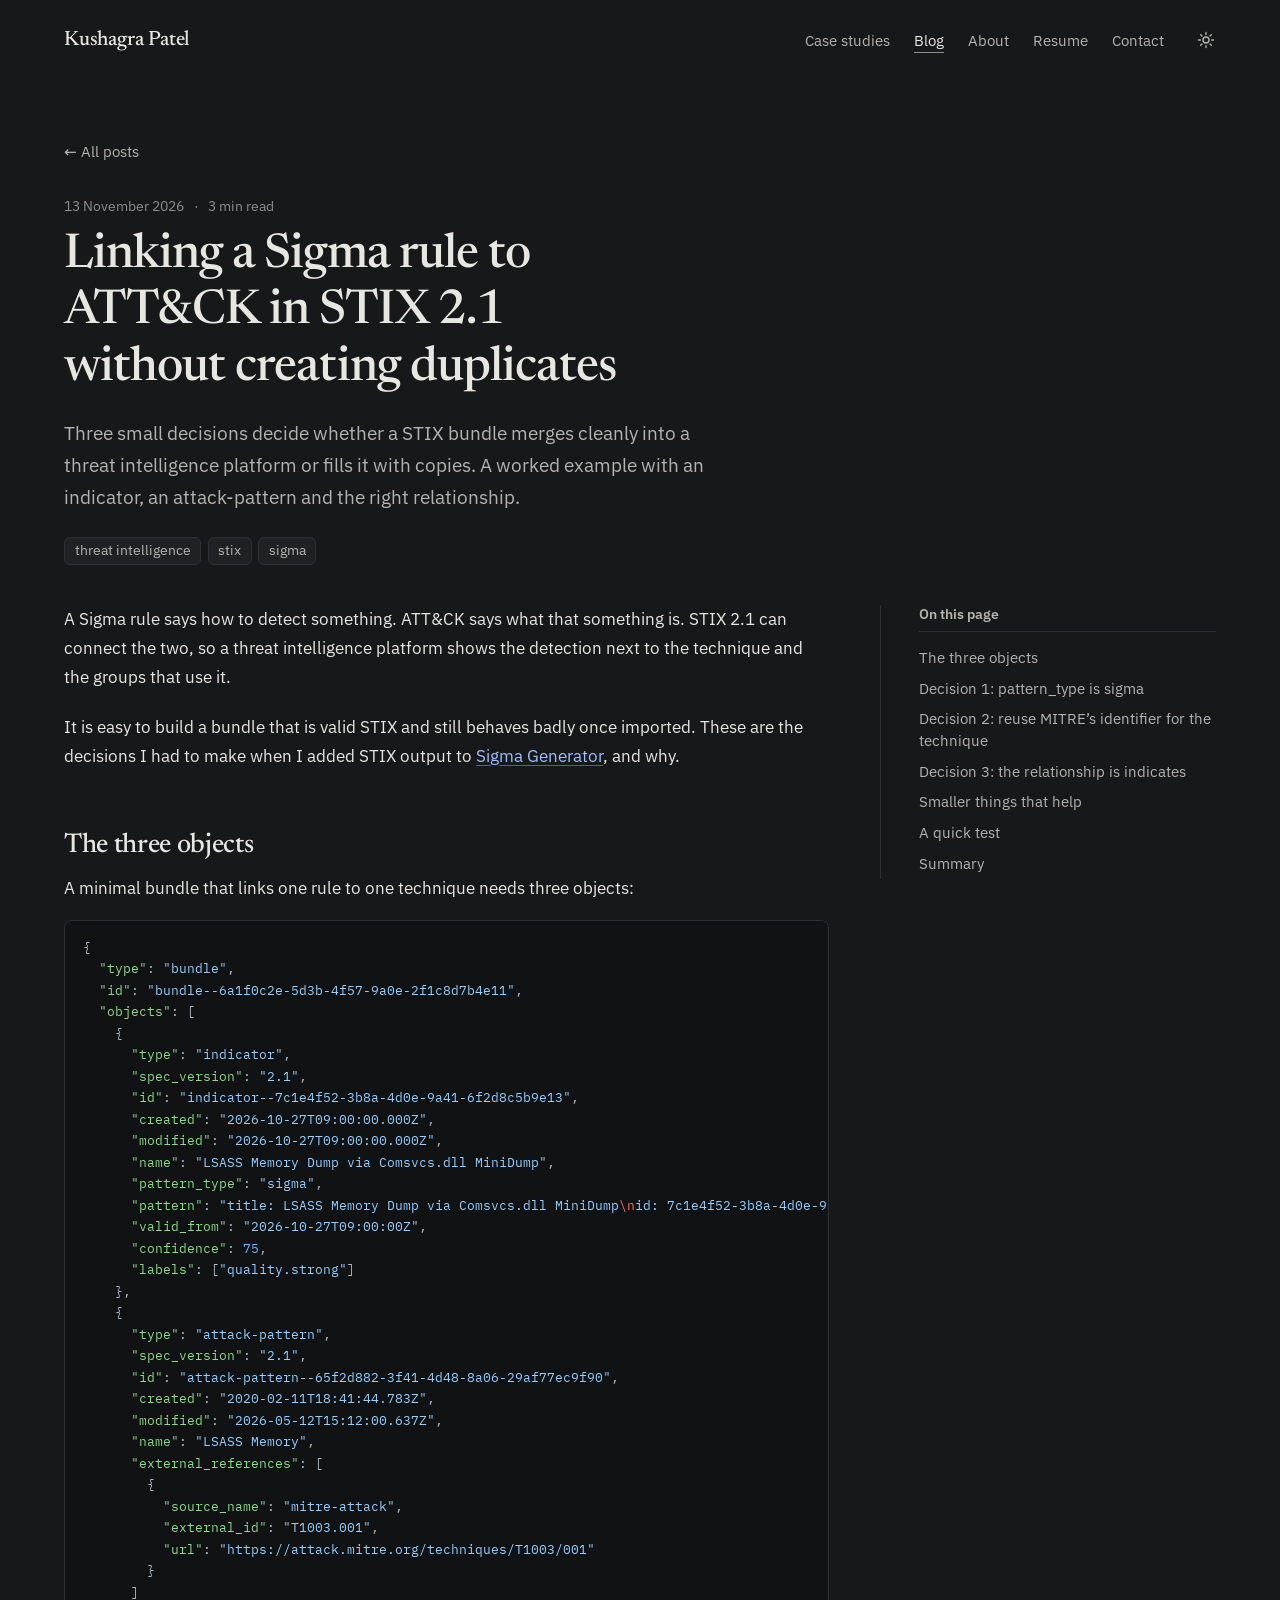
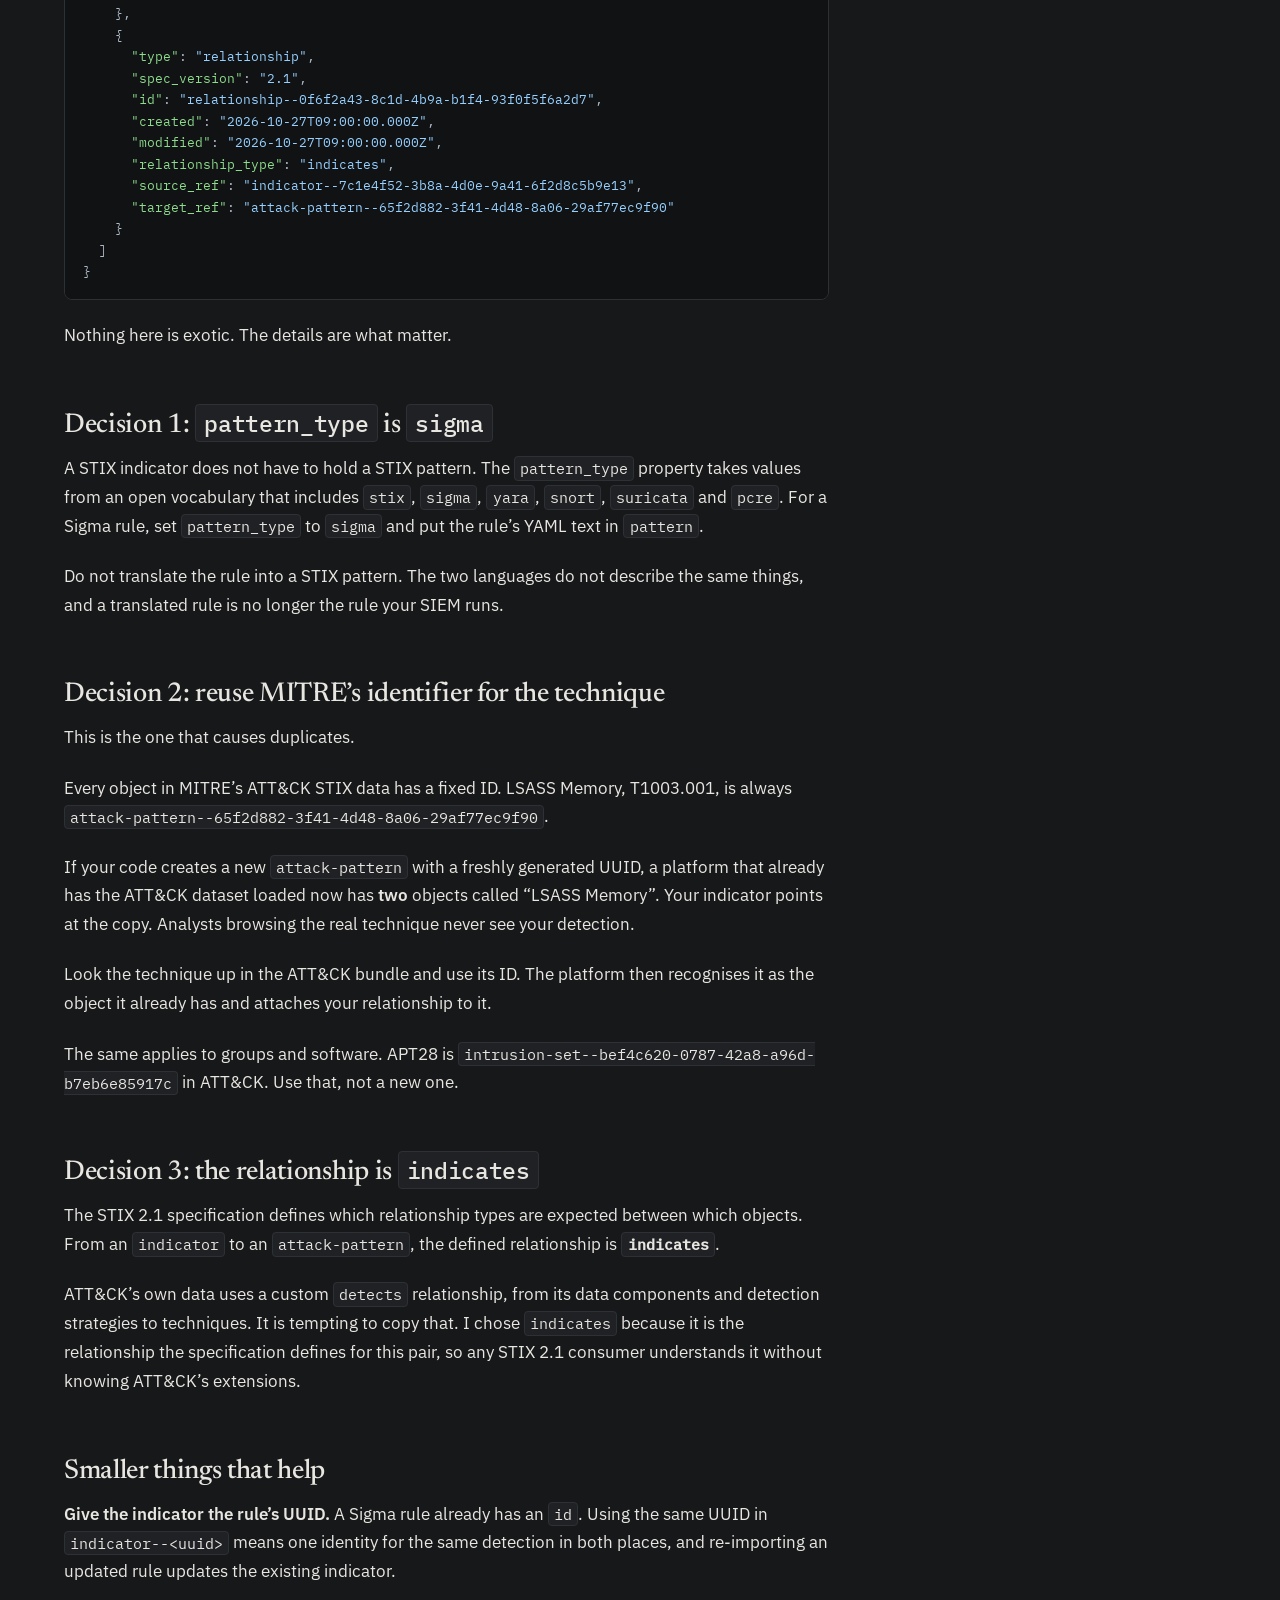
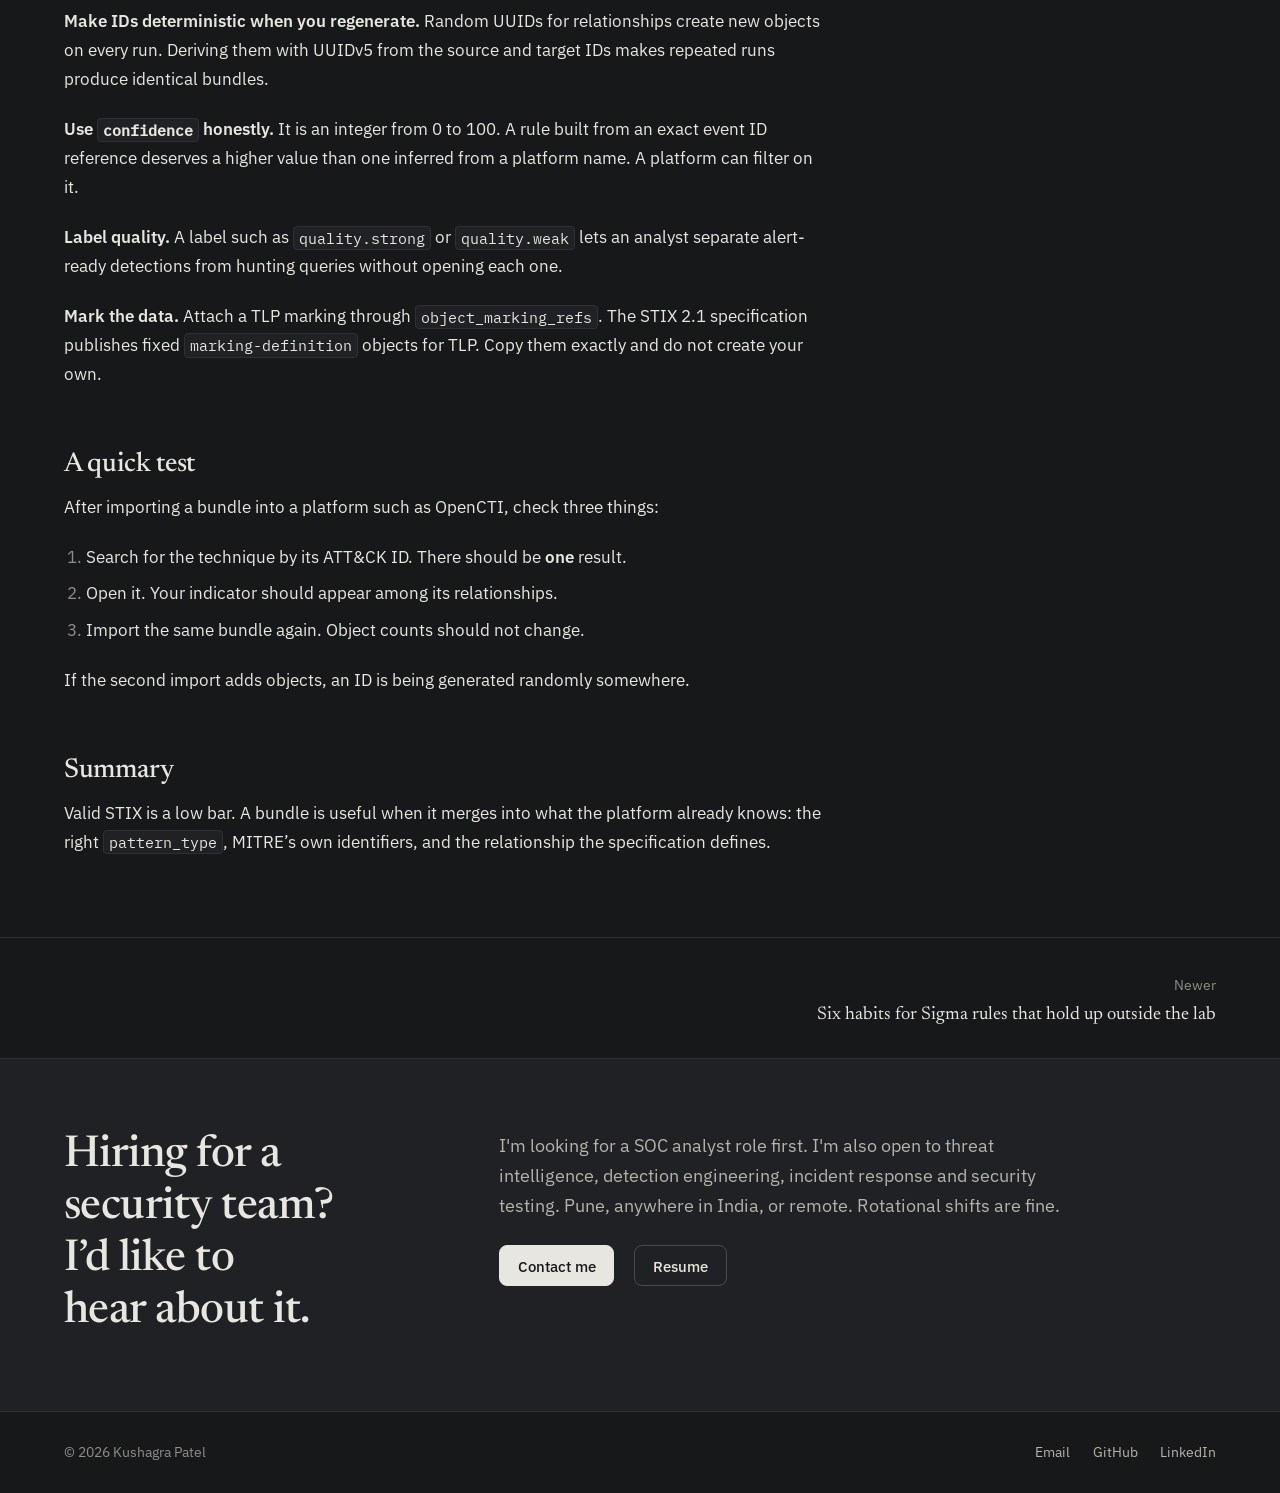
<file: blog/stix-sigma-attack-indicates/index.html>
<!DOCTYPE html><html lang="en" data-theme="dark"> <head><meta charset="utf-8"><meta name="viewport" content="width=device-width, initial-scale=1"><script src="/theme.js"></script><title>Linking a Sigma rule to ATT&amp;CK in STIX 2.1 without creating duplicates | Kushagra Patel</title><meta name="description" content="Three small decisions decide whether a STIX bundle merges cleanly into a threat intelligence platform or fills it with copies. A worked example with an indicator, an attack-pattern and the right relationship."><meta name="author" content="Kushagra Patel"><link rel="canonical" href="https://kushagra-patel1011.github.io/blog/stix-sigma-attack-indicates/"><meta property="og:type" content="article"><meta property="og:site_name" content="Kushagra Patel"><meta property="og:title" content="Linking a Sigma rule to ATT&amp;CK in STIX 2.1 without creating duplicates"><meta property="og:description" content="Three small decisions decide whether a STIX bundle merges cleanly into a threat intelligence platform or fills it with copies. A worked example with an indicator, an attack-pattern and the right relationship."><meta property="og:url" content="https://kushagra-patel1011.github.io/blog/stix-sigma-attack-indicates/"><meta property="og:image" content="https://kushagra-patel1011.github.io/og.png"><meta property="article:published_time" content="2026-11-13T00:00:00.000Z"><meta name="twitter:card" content="summary_large_image"><meta name="theme-color" content="#17181a"><link rel="icon" type="image/svg+xml" href="/favicon.svg"><link rel="sitemap" href="/sitemap-index.xml"><link rel="alternate" type="application/rss+xml" title="Kushagra Patel | Blog" href="/rss.xml"><script type="application/ld+json">{"@context":"https://schema.org","@type":"BlogPosting","headline":"Linking a Sigma rule to ATT&CK in STIX 2.1 without creating duplicates","description":"Three small decisions decide whether a STIX bundle merges cleanly into a threat intelligence platform or fills it with copies. A worked example with an indicator, an attack-pattern and the right relationship.","datePublished":"2026-11-13T00:00:00.000Z","dateModified":"2026-11-13T00:00:00.000Z","author":{"@type":"Person","name":"Kushagra Patel","url":"https://kushagra-patel1011.github.io"}}</script><link rel="stylesheet" href="/_astro/Base.6iyho4-z.css"></head> <body>  <a class="skip-link" href="#main">
Skip to content
</a> <header class="site-header" data-astro-cid-3ef6ksr2> <div class="wrap site-header__inner" data-astro-cid-3ef6ksr2> <a class="brand" href="/" aria-label="Kushagra Patel, home" data-astro-cid-3ef6ksr2> <span data-astro-cid-3ef6ksr2>Kushagra Patel</span> </a> <nav class="site-nav" aria-label="Primary" data-astro-cid-3ef6ksr2> <ul data-astro-cid-3ef6ksr2> <li data-astro-cid-3ef6ksr2> <a href="/projects/" data-astro-cid-3ef6ksr2> Case studies </a> </li><li data-astro-cid-3ef6ksr2> <a href="/blog/" aria-current="page" data-astro-cid-3ef6ksr2> Blog </a> </li><li data-astro-cid-3ef6ksr2> <a href="/about/" data-astro-cid-3ef6ksr2> About </a> </li><li data-astro-cid-3ef6ksr2> <a href="/resume/" data-astro-cid-3ef6ksr2> Resume </a> </li><li data-astro-cid-3ef6ksr2> <a href="/contact/" data-astro-cid-3ef6ksr2> Contact </a> </li> </ul> </nav> <button class="theme-toggle" type="button" data-theme-toggle aria-label="Switch colour theme" data-astro-cid-3ef6ksr2> <svg class="icon-sun" viewBox="0 0 24 24" width="18" height="18" aria-hidden="true" data-astro-cid-3ef6ksr2> <circle cx="12" cy="12" r="4" fill="none" stroke="currentColor" stroke-width="1.8" data-astro-cid-3ef6ksr2></circle> <path d="M12 2v2.5M12 19.5V22M2 12h2.5M19.5 12H22M4.9 4.9l1.8 1.8M17.3 17.3l1.8 1.8M4.9 19.1l1.8-1.8M17.3 6.7l1.8-1.8" fill="none" stroke="currentColor" stroke-width="1.8" stroke-linecap="round" data-astro-cid-3ef6ksr2></path> </svg> <svg class="icon-moon" viewBox="0 0 24 24" width="18" height="18" aria-hidden="true" data-astro-cid-3ef6ksr2> <path d="M20 14.5A8 8 0 0 1 9.5 4a8 8 0 1 0 10.5 10.5z" fill="none" stroke="currentColor" stroke-width="1.8" stroke-linejoin="round" data-astro-cid-3ef6ksr2></path> </svg> </button> </div> </header> <main id="main">  <article> <header class="wrap article-head"> <a class="back-link" href="/blog/">All posts</a> <p class="article-meta" style="margin-top:1.75rem"> <time datetime="2026-11-13T00:00:00.000Z">13 November 2026</time> <span>3 min read</span>  </p> <h1>Linking a Sigma rule to ATT&amp;CK in STIX 2.1 without creating duplicates</h1> <p class="article-head__summary">Three small decisions decide whether a STIX bundle merges cleanly into a threat intelligence platform or fills it with copies. A worked example with an indicator, an attack-pattern and the right relationship.</p> <ul class="chips" style="margin-top:1.5rem"> <li class="chip">threat intelligence</li><li class="chip">stix</li><li class="chip">sigma</li> </ul> </header> <div class="wrap article-body"> <div class="article-layout"> <div class="prose"> <p>A Sigma rule says how to detect something. ATT&#x26;CK says what that something is. STIX 2.1 can connect the two, so a threat intelligence platform shows the detection next to the technique and the groups that use it.</p>
<p>It is easy to build a bundle that is valid STIX and still behaves badly once imported. These are the decisions I had to make when I added STIX output to <a href="/projects/threat-packs-gap-analysis-stix/">Sigma Generator</a>, and why.</p>
<h2 id="the-three-objects">The three objects</h2>
<p>A minimal bundle that links one rule to one technique needs three objects:</p>
<pre class="astro-code astro-code-themes github-light github-dark-dimmed" style="--shiki-light:#24292e;--shiki-dark:#adbac7;--shiki-light-bg:#fff;--shiki-dark-bg:#22272e; overflow-x: auto;" tabindex="0" data-language="json"><code><span class="line"><span style="--shiki-light:#24292E;--shiki-dark:#ADBAC7">{</span></span>
<span class="line"><span style="--shiki-light:#005CC5;--shiki-dark:#8DDB8C">  "type"</span><span style="--shiki-light:#24292E;--shiki-dark:#ADBAC7">: </span><span style="--shiki-light:#032F62;--shiki-dark:#96D0FF">"bundle"</span><span style="--shiki-light:#24292E;--shiki-dark:#ADBAC7">,</span></span>
<span class="line"><span style="--shiki-light:#005CC5;--shiki-dark:#8DDB8C">  "id"</span><span style="--shiki-light:#24292E;--shiki-dark:#ADBAC7">: </span><span style="--shiki-light:#032F62;--shiki-dark:#96D0FF">"bundle--6a1f0c2e-5d3b-4f57-9a0e-2f1c8d7b4e11"</span><span style="--shiki-light:#24292E;--shiki-dark:#ADBAC7">,</span></span>
<span class="line"><span style="--shiki-light:#005CC5;--shiki-dark:#8DDB8C">  "objects"</span><span style="--shiki-light:#24292E;--shiki-dark:#ADBAC7">: [</span></span>
<span class="line"><span style="--shiki-light:#24292E;--shiki-dark:#ADBAC7">    {</span></span>
<span class="line"><span style="--shiki-light:#005CC5;--shiki-dark:#8DDB8C">      "type"</span><span style="--shiki-light:#24292E;--shiki-dark:#ADBAC7">: </span><span style="--shiki-light:#032F62;--shiki-dark:#96D0FF">"indicator"</span><span style="--shiki-light:#24292E;--shiki-dark:#ADBAC7">,</span></span>
<span class="line"><span style="--shiki-light:#005CC5;--shiki-dark:#8DDB8C">      "spec_version"</span><span style="--shiki-light:#24292E;--shiki-dark:#ADBAC7">: </span><span style="--shiki-light:#032F62;--shiki-dark:#96D0FF">"2.1"</span><span style="--shiki-light:#24292E;--shiki-dark:#ADBAC7">,</span></span>
<span class="line"><span style="--shiki-light:#005CC5;--shiki-dark:#8DDB8C">      "id"</span><span style="--shiki-light:#24292E;--shiki-dark:#ADBAC7">: </span><span style="--shiki-light:#032F62;--shiki-dark:#96D0FF">"indicator--7c1e4f52-3b8a-4d0e-9a41-6f2d8c5b9e13"</span><span style="--shiki-light:#24292E;--shiki-dark:#ADBAC7">,</span></span>
<span class="line"><span style="--shiki-light:#005CC5;--shiki-dark:#8DDB8C">      "created"</span><span style="--shiki-light:#24292E;--shiki-dark:#ADBAC7">: </span><span style="--shiki-light:#032F62;--shiki-dark:#96D0FF">"2026-10-27T09:00:00.000Z"</span><span style="--shiki-light:#24292E;--shiki-dark:#ADBAC7">,</span></span>
<span class="line"><span style="--shiki-light:#005CC5;--shiki-dark:#8DDB8C">      "modified"</span><span style="--shiki-light:#24292E;--shiki-dark:#ADBAC7">: </span><span style="--shiki-light:#032F62;--shiki-dark:#96D0FF">"2026-10-27T09:00:00.000Z"</span><span style="--shiki-light:#24292E;--shiki-dark:#ADBAC7">,</span></span>
<span class="line"><span style="--shiki-light:#005CC5;--shiki-dark:#8DDB8C">      "name"</span><span style="--shiki-light:#24292E;--shiki-dark:#ADBAC7">: </span><span style="--shiki-light:#032F62;--shiki-dark:#96D0FF">"LSASS Memory Dump via Comsvcs.dll MiniDump"</span><span style="--shiki-light:#24292E;--shiki-dark:#ADBAC7">,</span></span>
<span class="line"><span style="--shiki-light:#005CC5;--shiki-dark:#8DDB8C">      "pattern_type"</span><span style="--shiki-light:#24292E;--shiki-dark:#ADBAC7">: </span><span style="--shiki-light:#032F62;--shiki-dark:#96D0FF">"sigma"</span><span style="--shiki-light:#24292E;--shiki-dark:#ADBAC7">,</span></span>
<span class="line"><span style="--shiki-light:#005CC5;--shiki-dark:#8DDB8C">      "pattern"</span><span style="--shiki-light:#24292E;--shiki-dark:#ADBAC7">: </span><span style="--shiki-light:#032F62;--shiki-dark:#96D0FF">"title: LSASS Memory Dump via Comsvcs.dll MiniDump</span><span style="--shiki-light:#005CC5;--shiki-dark:#F47067">\n</span><span style="--shiki-light:#032F62;--shiki-dark:#96D0FF">id: 7c1e4f52-3b8a-4d0e-9a41-6f2d8c5b9e13</span><span style="--shiki-light:#005CC5;--shiki-dark:#F47067">\n</span><span style="--shiki-light:#032F62;--shiki-dark:#96D0FF">logsource:</span><span style="--shiki-light:#005CC5;--shiki-dark:#F47067">\n</span><span style="--shiki-light:#032F62;--shiki-dark:#96D0FF">  category: process_creation</span><span style="--shiki-light:#005CC5;--shiki-dark:#F47067">\n</span><span style="--shiki-light:#032F62;--shiki-dark:#96D0FF">  product: windows</span><span style="--shiki-light:#005CC5;--shiki-dark:#F47067">\n</span><span style="--shiki-light:#032F62;--shiki-dark:#96D0FF">..."</span><span style="--shiki-light:#24292E;--shiki-dark:#ADBAC7">,</span></span>
<span class="line"><span style="--shiki-light:#005CC5;--shiki-dark:#8DDB8C">      "valid_from"</span><span style="--shiki-light:#24292E;--shiki-dark:#ADBAC7">: </span><span style="--shiki-light:#032F62;--shiki-dark:#96D0FF">"2026-10-27T09:00:00Z"</span><span style="--shiki-light:#24292E;--shiki-dark:#ADBAC7">,</span></span>
<span class="line"><span style="--shiki-light:#005CC5;--shiki-dark:#8DDB8C">      "confidence"</span><span style="--shiki-light:#24292E;--shiki-dark:#ADBAC7">: </span><span style="--shiki-light:#005CC5;--shiki-dark:#6CB6FF">75</span><span style="--shiki-light:#24292E;--shiki-dark:#ADBAC7">,</span></span>
<span class="line"><span style="--shiki-light:#005CC5;--shiki-dark:#8DDB8C">      "labels"</span><span style="--shiki-light:#24292E;--shiki-dark:#ADBAC7">: [</span><span style="--shiki-light:#032F62;--shiki-dark:#96D0FF">"quality.strong"</span><span style="--shiki-light:#24292E;--shiki-dark:#ADBAC7">]</span></span>
<span class="line"><span style="--shiki-light:#24292E;--shiki-dark:#ADBAC7">    },</span></span>
<span class="line"><span style="--shiki-light:#24292E;--shiki-dark:#ADBAC7">    {</span></span>
<span class="line"><span style="--shiki-light:#005CC5;--shiki-dark:#8DDB8C">      "type"</span><span style="--shiki-light:#24292E;--shiki-dark:#ADBAC7">: </span><span style="--shiki-light:#032F62;--shiki-dark:#96D0FF">"attack-pattern"</span><span style="--shiki-light:#24292E;--shiki-dark:#ADBAC7">,</span></span>
<span class="line"><span style="--shiki-light:#005CC5;--shiki-dark:#8DDB8C">      "spec_version"</span><span style="--shiki-light:#24292E;--shiki-dark:#ADBAC7">: </span><span style="--shiki-light:#032F62;--shiki-dark:#96D0FF">"2.1"</span><span style="--shiki-light:#24292E;--shiki-dark:#ADBAC7">,</span></span>
<span class="line"><span style="--shiki-light:#005CC5;--shiki-dark:#8DDB8C">      "id"</span><span style="--shiki-light:#24292E;--shiki-dark:#ADBAC7">: </span><span style="--shiki-light:#032F62;--shiki-dark:#96D0FF">"attack-pattern--65f2d882-3f41-4d48-8a06-29af77ec9f90"</span><span style="--shiki-light:#24292E;--shiki-dark:#ADBAC7">,</span></span>
<span class="line"><span style="--shiki-light:#005CC5;--shiki-dark:#8DDB8C">      "created"</span><span style="--shiki-light:#24292E;--shiki-dark:#ADBAC7">: </span><span style="--shiki-light:#032F62;--shiki-dark:#96D0FF">"2020-02-11T18:41:44.783Z"</span><span style="--shiki-light:#24292E;--shiki-dark:#ADBAC7">,</span></span>
<span class="line"><span style="--shiki-light:#005CC5;--shiki-dark:#8DDB8C">      "modified"</span><span style="--shiki-light:#24292E;--shiki-dark:#ADBAC7">: </span><span style="--shiki-light:#032F62;--shiki-dark:#96D0FF">"2026-05-12T15:12:00.637Z"</span><span style="--shiki-light:#24292E;--shiki-dark:#ADBAC7">,</span></span>
<span class="line"><span style="--shiki-light:#005CC5;--shiki-dark:#8DDB8C">      "name"</span><span style="--shiki-light:#24292E;--shiki-dark:#ADBAC7">: </span><span style="--shiki-light:#032F62;--shiki-dark:#96D0FF">"LSASS Memory"</span><span style="--shiki-light:#24292E;--shiki-dark:#ADBAC7">,</span></span>
<span class="line"><span style="--shiki-light:#005CC5;--shiki-dark:#8DDB8C">      "external_references"</span><span style="--shiki-light:#24292E;--shiki-dark:#ADBAC7">: [</span></span>
<span class="line"><span style="--shiki-light:#24292E;--shiki-dark:#ADBAC7">        {</span></span>
<span class="line"><span style="--shiki-light:#005CC5;--shiki-dark:#8DDB8C">          "source_name"</span><span style="--shiki-light:#24292E;--shiki-dark:#ADBAC7">: </span><span style="--shiki-light:#032F62;--shiki-dark:#96D0FF">"mitre-attack"</span><span style="--shiki-light:#24292E;--shiki-dark:#ADBAC7">,</span></span>
<span class="line"><span style="--shiki-light:#005CC5;--shiki-dark:#8DDB8C">          "external_id"</span><span style="--shiki-light:#24292E;--shiki-dark:#ADBAC7">: </span><span style="--shiki-light:#032F62;--shiki-dark:#96D0FF">"T1003.001"</span><span style="--shiki-light:#24292E;--shiki-dark:#ADBAC7">,</span></span>
<span class="line"><span style="--shiki-light:#005CC5;--shiki-dark:#8DDB8C">          "url"</span><span style="--shiki-light:#24292E;--shiki-dark:#ADBAC7">: </span><span style="--shiki-light:#032F62;--shiki-dark:#96D0FF">"https://attack.mitre.org/techniques/T1003/001"</span></span>
<span class="line"><span style="--shiki-light:#24292E;--shiki-dark:#ADBAC7">        }</span></span>
<span class="line"><span style="--shiki-light:#24292E;--shiki-dark:#ADBAC7">      ]</span></span>
<span class="line"><span style="--shiki-light:#24292E;--shiki-dark:#ADBAC7">    },</span></span>
<span class="line"><span style="--shiki-light:#24292E;--shiki-dark:#ADBAC7">    {</span></span>
<span class="line"><span style="--shiki-light:#005CC5;--shiki-dark:#8DDB8C">      "type"</span><span style="--shiki-light:#24292E;--shiki-dark:#ADBAC7">: </span><span style="--shiki-light:#032F62;--shiki-dark:#96D0FF">"relationship"</span><span style="--shiki-light:#24292E;--shiki-dark:#ADBAC7">,</span></span>
<span class="line"><span style="--shiki-light:#005CC5;--shiki-dark:#8DDB8C">      "spec_version"</span><span style="--shiki-light:#24292E;--shiki-dark:#ADBAC7">: </span><span style="--shiki-light:#032F62;--shiki-dark:#96D0FF">"2.1"</span><span style="--shiki-light:#24292E;--shiki-dark:#ADBAC7">,</span></span>
<span class="line"><span style="--shiki-light:#005CC5;--shiki-dark:#8DDB8C">      "id"</span><span style="--shiki-light:#24292E;--shiki-dark:#ADBAC7">: </span><span style="--shiki-light:#032F62;--shiki-dark:#96D0FF">"relationship--0f6f2a43-8c1d-4b9a-b1f4-93f0f5f6a2d7"</span><span style="--shiki-light:#24292E;--shiki-dark:#ADBAC7">,</span></span>
<span class="line"><span style="--shiki-light:#005CC5;--shiki-dark:#8DDB8C">      "created"</span><span style="--shiki-light:#24292E;--shiki-dark:#ADBAC7">: </span><span style="--shiki-light:#032F62;--shiki-dark:#96D0FF">"2026-10-27T09:00:00.000Z"</span><span style="--shiki-light:#24292E;--shiki-dark:#ADBAC7">,</span></span>
<span class="line"><span style="--shiki-light:#005CC5;--shiki-dark:#8DDB8C">      "modified"</span><span style="--shiki-light:#24292E;--shiki-dark:#ADBAC7">: </span><span style="--shiki-light:#032F62;--shiki-dark:#96D0FF">"2026-10-27T09:00:00.000Z"</span><span style="--shiki-light:#24292E;--shiki-dark:#ADBAC7">,</span></span>
<span class="line"><span style="--shiki-light:#005CC5;--shiki-dark:#8DDB8C">      "relationship_type"</span><span style="--shiki-light:#24292E;--shiki-dark:#ADBAC7">: </span><span style="--shiki-light:#032F62;--shiki-dark:#96D0FF">"indicates"</span><span style="--shiki-light:#24292E;--shiki-dark:#ADBAC7">,</span></span>
<span class="line"><span style="--shiki-light:#005CC5;--shiki-dark:#8DDB8C">      "source_ref"</span><span style="--shiki-light:#24292E;--shiki-dark:#ADBAC7">: </span><span style="--shiki-light:#032F62;--shiki-dark:#96D0FF">"indicator--7c1e4f52-3b8a-4d0e-9a41-6f2d8c5b9e13"</span><span style="--shiki-light:#24292E;--shiki-dark:#ADBAC7">,</span></span>
<span class="line"><span style="--shiki-light:#005CC5;--shiki-dark:#8DDB8C">      "target_ref"</span><span style="--shiki-light:#24292E;--shiki-dark:#ADBAC7">: </span><span style="--shiki-light:#032F62;--shiki-dark:#96D0FF">"attack-pattern--65f2d882-3f41-4d48-8a06-29af77ec9f90"</span></span>
<span class="line"><span style="--shiki-light:#24292E;--shiki-dark:#ADBAC7">    }</span></span>
<span class="line"><span style="--shiki-light:#24292E;--shiki-dark:#ADBAC7">  ]</span></span>
<span class="line"><span style="--shiki-light:#24292E;--shiki-dark:#ADBAC7">}</span></span></code></pre>
<p>Nothing here is exotic. The details are what matter.</p>
<h2 id="decision-1-pattern_type-is-sigma">Decision 1: <code>pattern_type</code> is <code>sigma</code></h2>
<p>A STIX indicator does not have to hold a STIX pattern. The <code>pattern_type</code> property takes values from an open vocabulary that includes <code>stix</code>, <code>sigma</code>, <code>yara</code>, <code>snort</code>, <code>suricata</code> and <code>pcre</code>. For a Sigma rule, set <code>pattern_type</code> to <code>sigma</code> and put the rule’s YAML text in <code>pattern</code>.</p>
<p>Do not translate the rule into a STIX pattern. The two languages do not describe the same things, and a translated rule is no longer the rule your SIEM runs.</p>
<h2 id="decision-2-reuse-mitres-identifier-for-the-technique">Decision 2: reuse MITRE’s identifier for the technique</h2>
<p>This is the one that causes duplicates.</p>
<p>Every object in MITRE’s ATT&#x26;CK STIX data has a fixed ID. LSASS Memory, T1003.001, is always <code>attack-pattern--65f2d882-3f41-4d48-8a06-29af77ec9f90</code>.</p>
<p>If your code creates a new <code>attack-pattern</code> with a freshly generated UUID, a platform that already has the ATT&#x26;CK dataset loaded now has <strong>two</strong> objects called “LSASS Memory”. Your indicator points at the copy. Analysts browsing the real technique never see your detection.</p>
<p>Look the technique up in the ATT&#x26;CK bundle and use its ID. The platform then recognises it as the object it already has and attaches your relationship to it.</p>
<p>The same applies to groups and software. APT28 is <code>intrusion-set--bef4c620-0787-42a8-a96d-b7eb6e85917c</code> in ATT&#x26;CK. Use that, not a new one.</p>
<h2 id="decision-3-the-relationship-is-indicates">Decision 3: the relationship is <code>indicates</code></h2>
<p>The STIX 2.1 specification defines which relationship types are expected between which objects. From an <code>indicator</code> to an <code>attack-pattern</code>, the defined relationship is <strong><code>indicates</code></strong>.</p>
<p>ATT&#x26;CK’s own data uses a custom <code>detects</code> relationship, from its data components and detection strategies to techniques. It is tempting to copy that. I chose <code>indicates</code> because it is the relationship the specification defines for this pair, so any STIX 2.1 consumer understands it without knowing ATT&#x26;CK’s extensions.</p>
<h2 id="smaller-things-that-help">Smaller things that help</h2>
<p><strong>Give the indicator the rule’s UUID.</strong> A Sigma rule already has an <code>id</code>. Using the same UUID in <code>indicator--&#x3C;uuid></code> means one identity for the same detection in both places, and re-importing an updated rule updates the existing indicator.</p>
<p><strong>Make IDs deterministic when you regenerate.</strong> Random UUIDs for relationships create new objects on every run. Deriving them with UUIDv5 from the source and target IDs makes repeated runs produce identical bundles.</p>
<p><strong>Use <code>confidence</code> honestly.</strong> It is an integer from 0 to 100. A rule built from an exact event ID reference deserves a higher value than one inferred from a platform name. A platform can filter on it.</p>
<p><strong>Label quality.</strong> A label such as <code>quality.strong</code> or <code>quality.weak</code> lets an analyst separate alert-ready detections from hunting queries without opening each one.</p>
<p><strong>Mark the data.</strong> Attach a TLP marking through <code>object_marking_refs</code>. The STIX 2.1 specification publishes fixed <code>marking-definition</code> objects for TLP. Copy them exactly and do not create your own.</p>
<h2 id="a-quick-test">A quick test</h2>
<p>After importing a bundle into a platform such as OpenCTI, check three things:</p>
<ol>
<li>Search for the technique by its ATT&#x26;CK ID. There should be <strong>one</strong> result.</li>
<li>Open it. Your indicator should appear among its relationships.</li>
<li>Import the same bundle again. Object counts should not change.</li>
</ol>
<p>If the second import adds objects, an ID is being generated randomly somewhere.</p>
<h2 id="summary">Summary</h2>
<p>Valid STIX is a low bar. A bundle is useful when it merges into what the platform already knows: the right <code>pattern_type</code>, MITRE’s own identifiers, and the relationship the specification defines.</p> </div> <aside class="article-side"> <nav class="side-block side-toc" aria-label="On this page"> <h2 class="side-title">On this page</h2> <ul class="toc"> <li> <a href="#the-three-objects">The three objects</a> </li><li> <a href="#decision-1-pattern_type-is-sigma">Decision 1: pattern_type is sigma</a> </li><li> <a href="#decision-2-reuse-mitres-identifier-for-the-technique">Decision 2: reuse MITRE’s identifier for the technique</a> </li><li> <a href="#decision-3-the-relationship-is-indicates">Decision 3: the relationship is indicates</a> </li><li> <a href="#smaller-things-that-help">Smaller things that help</a> </li><li> <a href="#a-quick-test">A quick test</a> </li><li> <a href="#summary">Summary</a> </li> </ul> </nav> </aside> </div> </div> <nav class="wrap pager" aria-label="More posts">  <a class="pager__next" href="/blog/sigma-rules-that-survive-production/"> <span class="eyebrow">Newer</span> <span class="pager__title">Six habits for Sigma rules that hold up outside the lab</span> </a> </nav> </article> <section class="cta" aria-labelledby="cta-title"> <div class="wrap cta__inner split"> <div class="split__lead"> <h2 id="cta-title"> Hiring for a security team? I’d like to hear about it. </h2> </div> <div> <p> I&#39;m looking for a SOC analyst role first. I&#39;m also open to threat intelligence, detection engineering, incident response and security testing. Pune, anywhere in India, or remote. Rotational shifts are fine. </p> <div class="btn-row"> <a class="btn btn--primary" href="/contact/">Contact me</a> <a class="btn" href="/resume/">Resume</a> </div> </div> </div> </section>  </main> <footer class="site-footer" data-astro-cid-sz7xmlte> <div class="wrap site-footer__inner" data-astro-cid-sz7xmlte> <p class="site-footer__copy" data-astro-cid-sz7xmlte>&copy; 2026 Kushagra Patel</p> <ul class="site-footer__links" data-astro-cid-sz7xmlte> <li data-astro-cid-sz7xmlte><a href="mailto:kushagrapatel11oct@gmail.com" data-astro-cid-sz7xmlte>Email</a></li> <li data-astro-cid-sz7xmlte> <a href="https://github.com/kushagra-patel1011" rel="me noopener" data-astro-cid-sz7xmlte> GitHub </a> </li><li data-astro-cid-sz7xmlte> <a href="https://www.linkedin.com/in/kushagra-patel" rel="me noopener" data-astro-cid-sz7xmlte> LinkedIn </a> </li> </ul> </div> </footer>  </body></html>
</file>
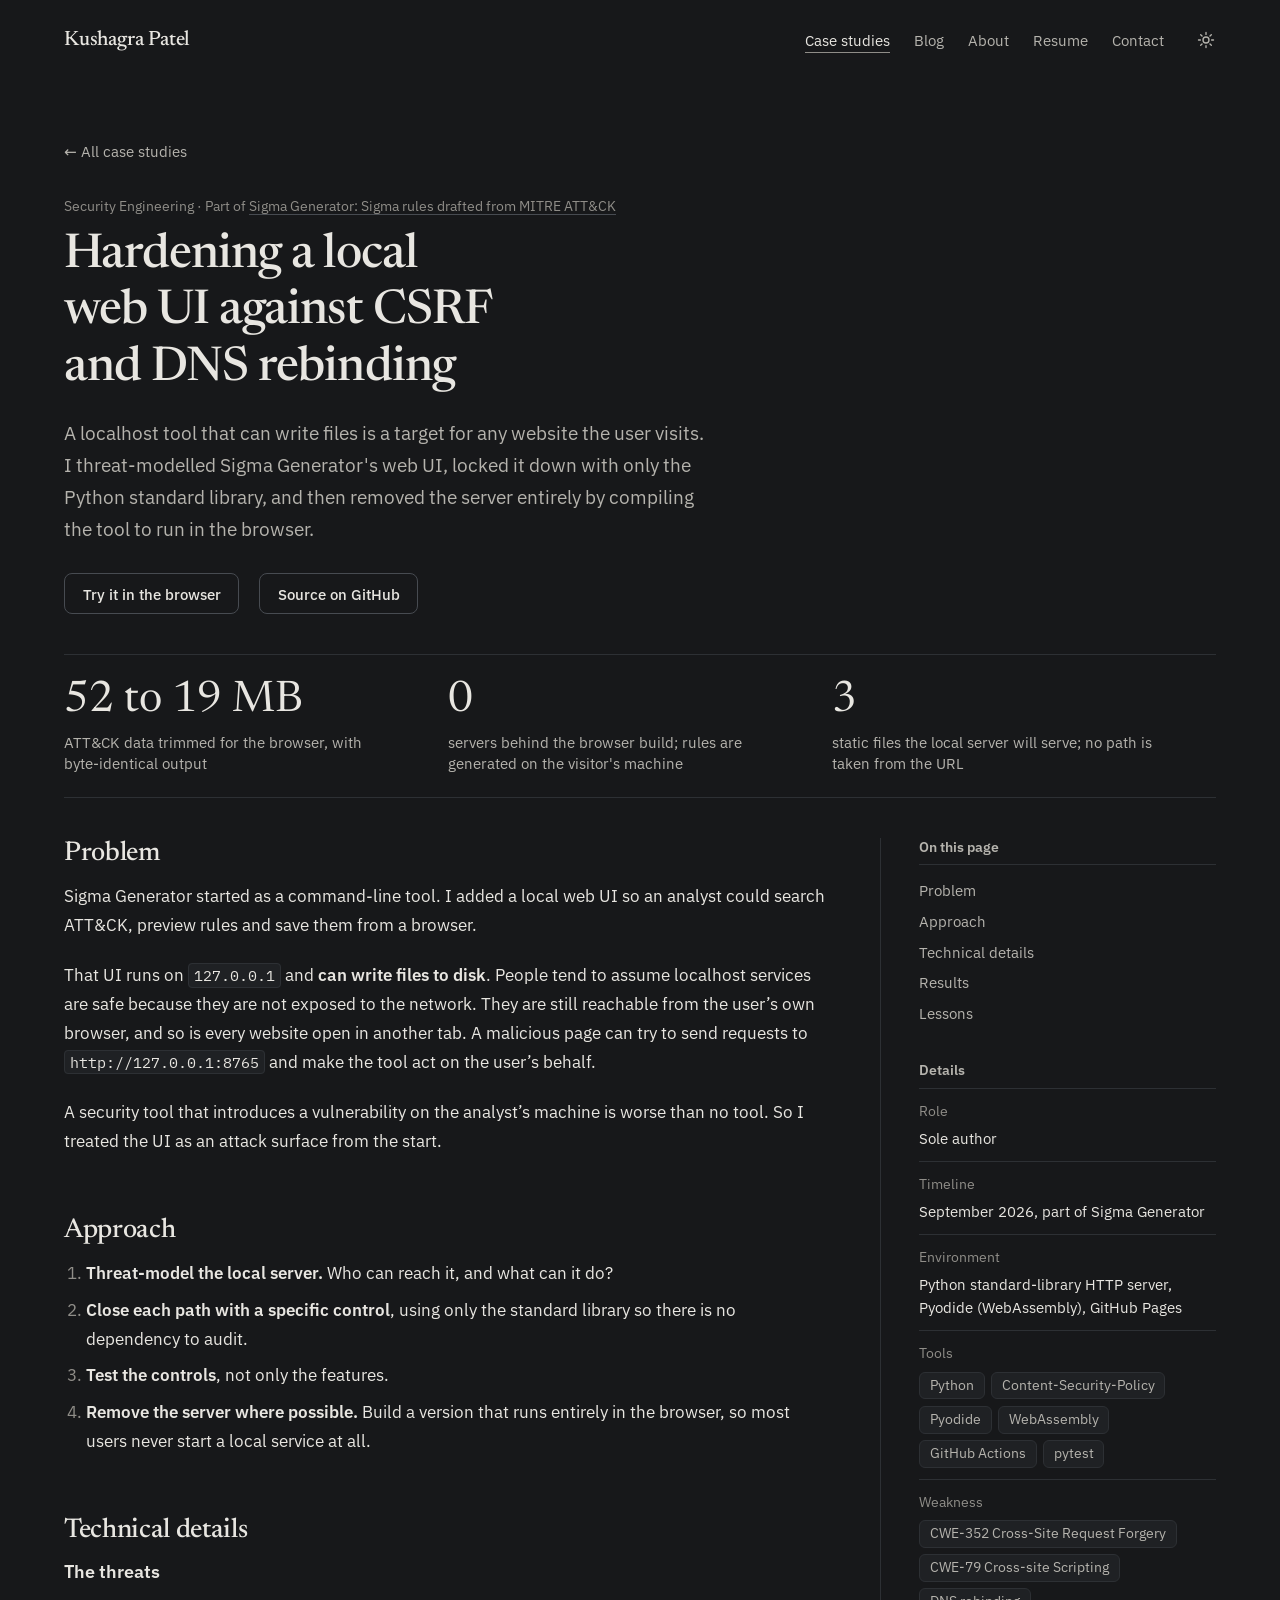
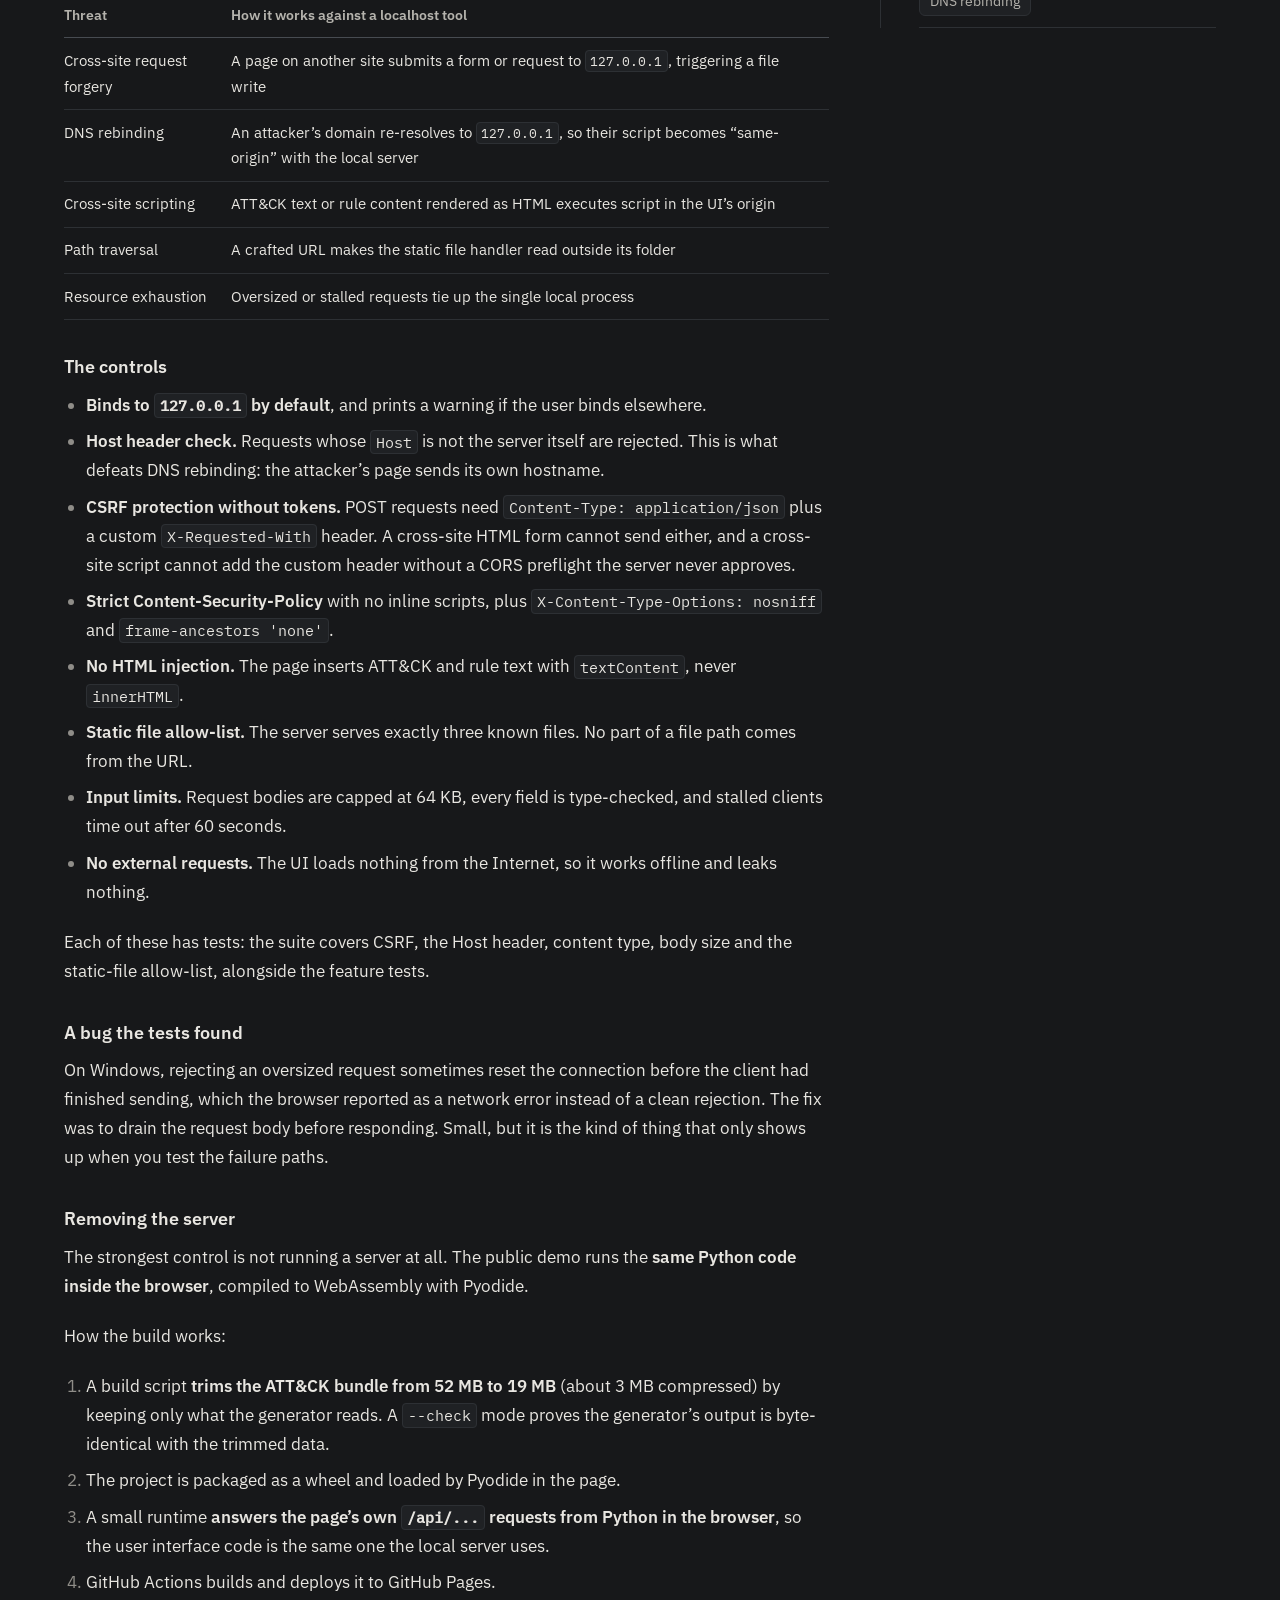
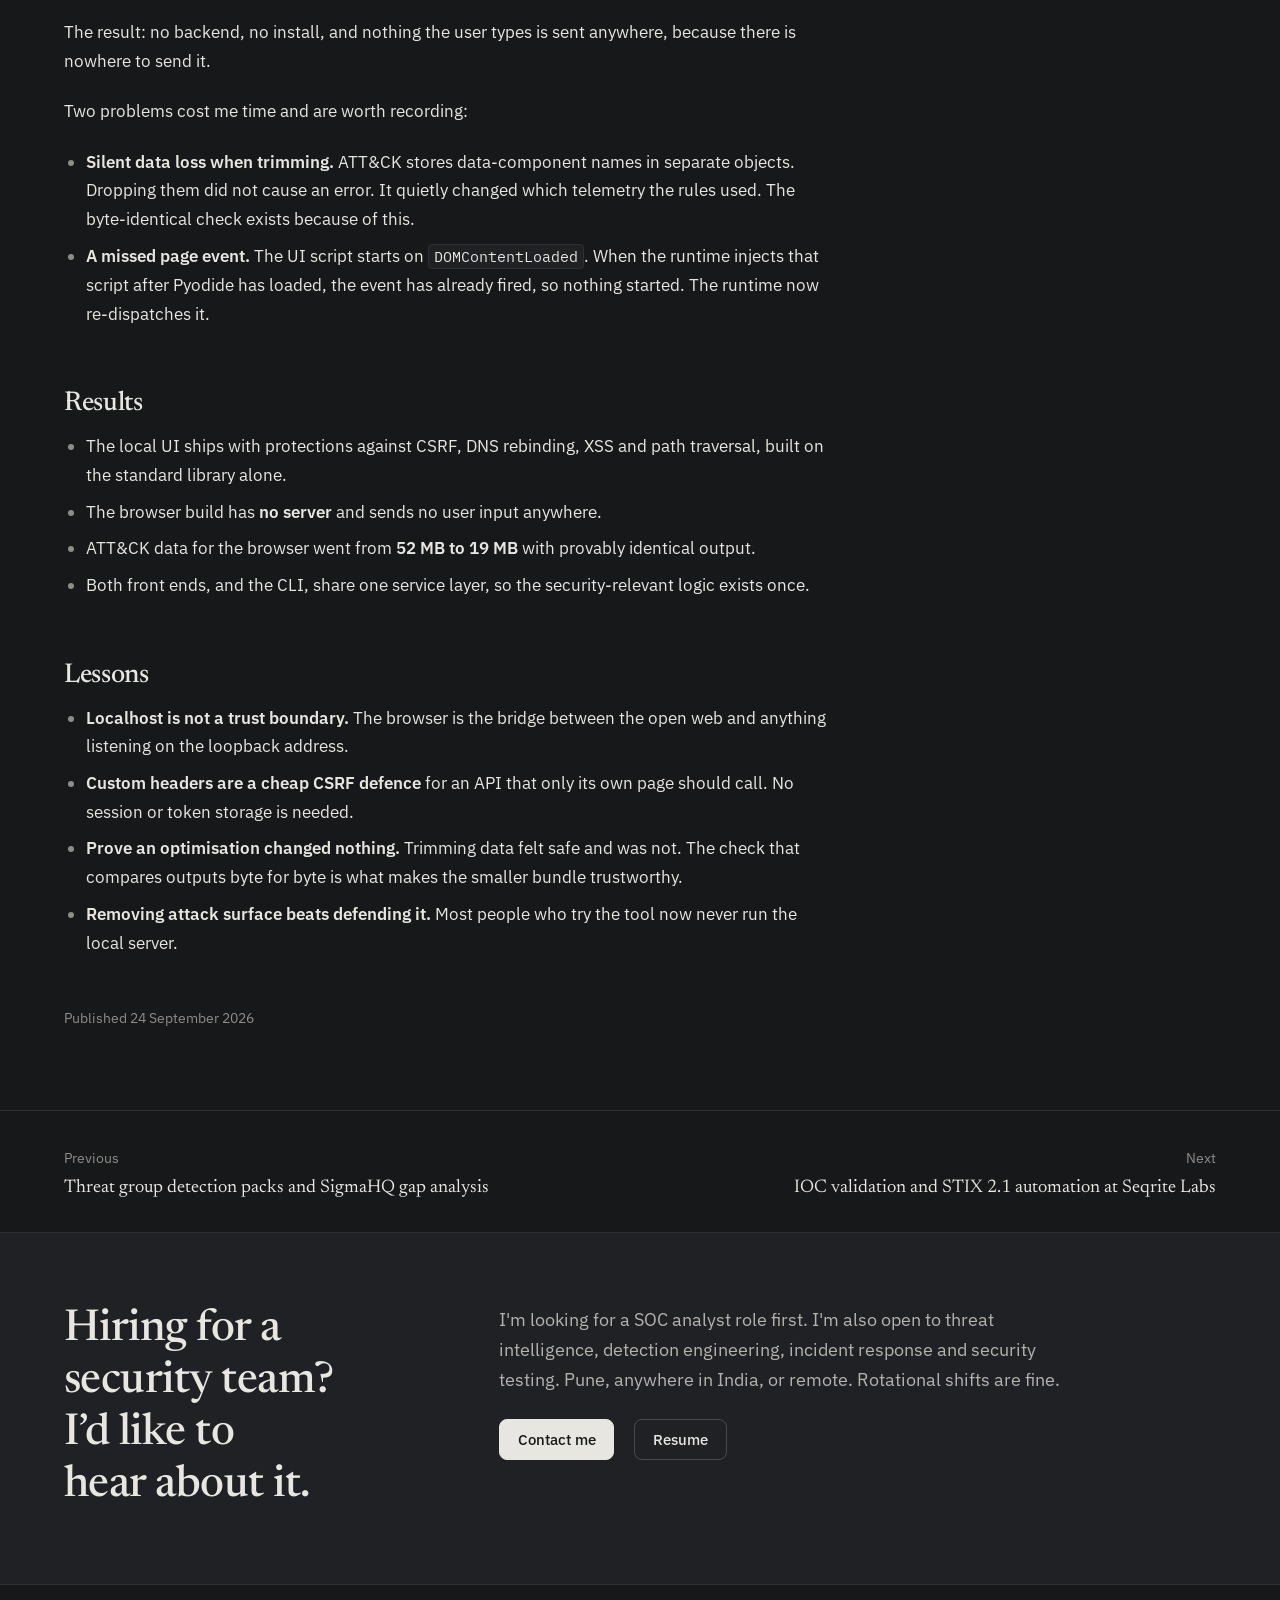
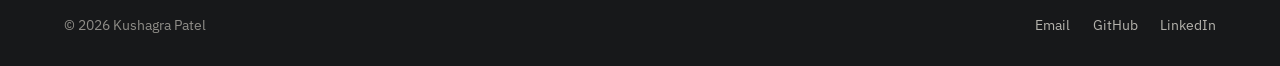
<file: projects/hardening-local-web-ui-browser-build/index.html>
<!DOCTYPE html><html lang="en" data-theme="dark"> <head><meta charset="utf-8"><meta name="viewport" content="width=device-width, initial-scale=1"><script src="/theme.js"></script><title>Hardening a local web UI against CSRF and DNS rebinding | Kushagra Patel</title><meta name="description" content="A localhost tool that can write files is a target for any website the user visits. I threat-modelled Sigma Generator's web UI, locked it down with only the Python standard library, and then removed the server entirely by compiling the tool to run in the browser."><meta name="author" content="Kushagra Patel"><link rel="canonical" href="https://kushagra-patel1011.github.io/projects/hardening-local-web-ui-browser-build/"><meta property="og:type" content="article"><meta property="og:site_name" content="Kushagra Patel"><meta property="og:title" content="Hardening a local web UI against CSRF and DNS rebinding"><meta property="og:description" content="A localhost tool that can write files is a target for any website the user visits. I threat-modelled Sigma Generator's web UI, locked it down with only the Python standard library, and then removed the server entirely by compiling the tool to run in the browser."><meta property="og:url" content="https://kushagra-patel1011.github.io/projects/hardening-local-web-ui-browser-build/"><meta property="og:image" content="https://kushagra-patel1011.github.io/og.png"><meta property="article:published_time" content="2026-09-24T00:00:00.000Z"><meta name="twitter:card" content="summary_large_image"><meta name="theme-color" content="#17181a"><link rel="icon" type="image/svg+xml" href="/favicon.svg"><link rel="sitemap" href="/sitemap-index.xml"><link rel="alternate" type="application/rss+xml" title="Kushagra Patel | Blog" href="/rss.xml"><script type="application/ld+json">{"@context":"https://schema.org","@type":"Article","headline":"Hardening a local web UI against CSRF and DNS rebinding","description":"A localhost tool that can write files is a target for any website the user visits. I threat-modelled Sigma Generator's web UI, locked it down with only the Python standard library, and then removed the server entirely by compiling the tool to run in the browser.","datePublished":"2026-09-24T00:00:00.000Z","author":{"@type":"Person","name":"Kushagra Patel","url":"https://kushagra-patel1011.github.io"}}</script><link rel="stylesheet" href="/_astro/Base.6iyho4-z.css"><style>.article-head[data-astro-cid-ovxcmftc] h1[data-astro-cid-ovxcmftc]{max-width:22ch}.results[data-astro-cid-ovxcmftc]{list-style:none;display:grid;grid-template-columns:repeat(auto-fit,minmax(12rem,1fr));gap:0;margin-top:2.5rem;border-block:1px solid var(--line)}.results[data-astro-cid-ovxcmftc] li[data-astro-cid-ovxcmftc]{padding:1.4rem 1.5rem 1.4rem 0}.results__value[data-astro-cid-ovxcmftc]{display:block;font-family:var(--font-serif);font-size:clamp(2rem,3.4vw,2.75rem);line-height:1.1}.results__label[data-astro-cid-ovxcmftc]{display:block;margin-top:.4rem;font-size:.92rem;line-height:1.45;color:var(--text-muted);max-width:20rem}
</style></head> <body>  <a class="skip-link" href="#main">
Skip to content
</a> <header class="site-header" data-astro-cid-3ef6ksr2> <div class="wrap site-header__inner" data-astro-cid-3ef6ksr2> <a class="brand" href="/" aria-label="Kushagra Patel, home" data-astro-cid-3ef6ksr2> <span data-astro-cid-3ef6ksr2>Kushagra Patel</span> </a> <nav class="site-nav" aria-label="Primary" data-astro-cid-3ef6ksr2> <ul data-astro-cid-3ef6ksr2> <li data-astro-cid-3ef6ksr2> <a href="/projects/" aria-current="page" data-astro-cid-3ef6ksr2> Case studies </a> </li><li data-astro-cid-3ef6ksr2> <a href="/blog/" data-astro-cid-3ef6ksr2> Blog </a> </li><li data-astro-cid-3ef6ksr2> <a href="/about/" data-astro-cid-3ef6ksr2> About </a> </li><li data-astro-cid-3ef6ksr2> <a href="/resume/" data-astro-cid-3ef6ksr2> Resume </a> </li><li data-astro-cid-3ef6ksr2> <a href="/contact/" data-astro-cid-3ef6ksr2> Contact </a> </li> </ul> </nav> <button class="theme-toggle" type="button" data-theme-toggle aria-label="Switch colour theme" data-astro-cid-3ef6ksr2> <svg class="icon-sun" viewBox="0 0 24 24" width="18" height="18" aria-hidden="true" data-astro-cid-3ef6ksr2> <circle cx="12" cy="12" r="4" fill="none" stroke="currentColor" stroke-width="1.8" data-astro-cid-3ef6ksr2></circle> <path d="M12 2v2.5M12 19.5V22M2 12h2.5M19.5 12H22M4.9 4.9l1.8 1.8M17.3 17.3l1.8 1.8M4.9 19.1l1.8-1.8M17.3 6.7l1.8-1.8" fill="none" stroke="currentColor" stroke-width="1.8" stroke-linecap="round" data-astro-cid-3ef6ksr2></path> </svg> <svg class="icon-moon" viewBox="0 0 24 24" width="18" height="18" aria-hidden="true" data-astro-cid-3ef6ksr2> <path d="M20 14.5A8 8 0 0 1 9.5 4a8 8 0 1 0 10.5 10.5z" fill="none" stroke="currentColor" stroke-width="1.8" stroke-linejoin="round" data-astro-cid-3ef6ksr2></path> </svg> </button> </div> </header> <main id="main">  <article data-astro-cid-ovxcmftc> <header class="wrap article-head" data-astro-cid-ovxcmftc> <a class="back-link" href="/projects/" data-astro-cid-ovxcmftc>All case studies</a> <p class="eyebrow" style="margin-top:1.75rem" data-astro-cid-ovxcmftc> Security Engineering <span data-astro-cid-ovxcmftc>  · Part of  <a href="/projects/sigma-generator-attack-to-sigma/" data-astro-cid-ovxcmftc>Sigma Generator: Sigma rules drafted from MITRE ATT&amp;CK</a> </span> </p> <h1 data-astro-cid-ovxcmftc>Hardening a local web UI against CSRF and DNS rebinding</h1> <p class="article-head__summary" data-astro-cid-ovxcmftc>A localhost tool that can write files is a target for any website the user visits. I threat-modelled Sigma Generator&#39;s web UI, locked it down with only the Python standard library, and then removed the server entirely by compiling the tool to run in the browser.</p> <div class="btn-row" style="margin-top:1.75rem" data-astro-cid-ovxcmftc> <a class="btn" href="https://kushagra-patel1011.github.io/sigma-generator/" rel="noopener" data-astro-cid-ovxcmftc> Try it in the browser </a><a class="btn" href="https://github.com/kushagra-patel1011/sigma-generator" rel="noopener" data-astro-cid-ovxcmftc> Source on GitHub </a> </div> <ul class="results" aria-label="Key results" data-astro-cid-ovxcmftc> <li data-astro-cid-ovxcmftc> <span class="results__value" data-astro-cid-ovxcmftc>52 to 19 MB</span> <span class="results__label" data-astro-cid-ovxcmftc>ATT&amp;CK data trimmed for the browser, with byte-identical output</span> </li><li data-astro-cid-ovxcmftc> <span class="results__value" data-astro-cid-ovxcmftc>0</span> <span class="results__label" data-astro-cid-ovxcmftc>servers behind the browser build; rules are generated on the visitor&#39;s machine</span> </li><li data-astro-cid-ovxcmftc> <span class="results__value" data-astro-cid-ovxcmftc>3</span> <span class="results__label" data-astro-cid-ovxcmftc>static files the local server will serve; no path is taken from the URL</span> </li> </ul> </header> <div class="wrap article-body" data-astro-cid-ovxcmftc> <div class="article-layout" data-astro-cid-ovxcmftc> <div data-astro-cid-ovxcmftc>  <div class="prose" data-astro-cid-ovxcmftc> <h2 id="problem">Problem</h2>
<p>Sigma Generator started as a command-line tool. I added a local web UI so an analyst could search ATT&#x26;CK, preview rules and save them from a browser.</p>
<p>That UI runs on <code>127.0.0.1</code> and <strong>can write files to disk</strong>. People tend to assume localhost services are safe because they are not exposed to the network. They are still reachable from the user’s own browser, and so is every website open in another tab. A malicious page can try to send requests to <code>http://127.0.0.1:8765</code> and make the tool act on the user’s behalf.</p>
<p>A security tool that introduces a vulnerability on the analyst’s machine is worse than no tool. So I treated the UI as an attack surface from the start.</p>
<h2 id="approach">Approach</h2>
<ol>
<li><strong>Threat-model the local server.</strong> Who can reach it, and what can it do?</li>
<li><strong>Close each path with a specific control</strong>, using only the standard library so there is no dependency to audit.</li>
<li><strong>Test the controls</strong>, not only the features.</li>
<li><strong>Remove the server where possible.</strong> Build a version that runs entirely in the browser, so most users never start a local service at all.</li>
</ol>
<h2 id="technical-details">Technical details</h2>
<h3 id="the-threats">The threats</h3>
<table>
<thead>
<tr>
<th>Threat</th>
<th>How it works against a localhost tool</th>
</tr>
</thead>
<tbody>
<tr>
<td>Cross-site request forgery</td>
<td>A page on another site submits a form or request to <code>127.0.0.1</code>, triggering a file write</td>
</tr>
<tr>
<td>DNS rebinding</td>
<td>An attacker’s domain re-resolves to <code>127.0.0.1</code>, so their script becomes “same-origin” with the local server</td>
</tr>
<tr>
<td>Cross-site scripting</td>
<td>ATT&#x26;CK text or rule content rendered as HTML executes script in the UI’s origin</td>
</tr>
<tr>
<td>Path traversal</td>
<td>A crafted URL makes the static file handler read outside its folder</td>
</tr>
<tr>
<td>Resource exhaustion</td>
<td>Oversized or stalled requests tie up the single local process</td>
</tr>
</tbody>
</table>
<h3 id="the-controls">The controls</h3>
<ul>
<li><strong>Binds to <code>127.0.0.1</code> by default</strong>, and prints a warning if the user binds elsewhere.</li>
<li><strong>Host header check.</strong> Requests whose <code>Host</code> is not the server itself are rejected. This is what defeats DNS rebinding: the attacker’s page sends its own hostname.</li>
<li><strong>CSRF protection without tokens.</strong> POST requests need <code>Content-Type: application/json</code> plus a custom <code>X-Requested-With</code> header. A cross-site HTML form cannot send either, and a cross-site script cannot add the custom header without a CORS preflight the server never approves.</li>
<li><strong>Strict Content-Security-Policy</strong> with no inline scripts, plus <code>X-Content-Type-Options: nosniff</code> and <code>frame-ancestors 'none'</code>.</li>
<li><strong>No HTML injection.</strong> The page inserts ATT&#x26;CK and rule text with <code>textContent</code>, never <code>innerHTML</code>.</li>
<li><strong>Static file allow-list.</strong> The server serves exactly three known files. No part of a file path comes from the URL.</li>
<li><strong>Input limits.</strong> Request bodies are capped at 64 KB, every field is type-checked, and stalled clients time out after 60 seconds.</li>
<li><strong>No external requests.</strong> The UI loads nothing from the Internet, so it works offline and leaks nothing.</li>
</ul>
<p>Each of these has tests: the suite covers CSRF, the Host header, content type, body size and the static-file allow-list, alongside the feature tests.</p>
<h3 id="a-bug-the-tests-found">A bug the tests found</h3>
<p>On Windows, rejecting an oversized request sometimes reset the connection before the client had finished sending, which the browser reported as a network error instead of a clean rejection. The fix was to drain the request body before responding. Small, but it is the kind of thing that only shows up when you test the failure paths.</p>
<h3 id="removing-the-server">Removing the server</h3>
<p>The strongest control is not running a server at all. The public demo runs the <strong>same Python code inside the browser</strong>, compiled to WebAssembly with Pyodide.</p>
<p>How the build works:</p>
<ol>
<li>A build script <strong>trims the ATT&#x26;CK bundle from 52 MB to 19 MB</strong> (about 3 MB compressed) by keeping only what the generator reads. A <code>--check</code> mode proves the generator’s output is byte-identical with the trimmed data.</li>
<li>The project is packaged as a wheel and loaded by Pyodide in the page.</li>
<li>A small runtime <strong>answers the page’s own <code>/api/...</code> requests from Python in the browser</strong>, so the user interface code is the same one the local server uses.</li>
<li>GitHub Actions builds and deploys it to GitHub Pages.</li>
</ol>
<p>The result: no backend, no install, and nothing the user types is sent anywhere, because there is nowhere to send it.</p>
<p>Two problems cost me time and are worth recording:</p>
<ul>
<li><strong>Silent data loss when trimming.</strong> ATT&#x26;CK stores data-component names in separate objects. Dropping them did not cause an error. It quietly changed which telemetry the rules used. The byte-identical check exists because of this.</li>
<li><strong>A missed page event.</strong> The UI script starts on <code>DOMContentLoaded</code>. When the runtime injects that script after Pyodide has loaded, the event has already fired, so nothing started. The runtime now re-dispatches it.</li>
</ul>
<h2 id="results">Results</h2>
<ul>
<li>The local UI ships with protections against CSRF, DNS rebinding, XSS and path traversal, built on the standard library alone.</li>
<li>The browser build has <strong>no server</strong> and sends no user input anywhere.</li>
<li>ATT&#x26;CK data for the browser went from <strong>52 MB to 19 MB</strong> with provably identical output.</li>
<li>Both front ends, and the CLI, share one service layer, so the security-relevant logic exists once.</li>
</ul>
<h2 id="lessons">Lessons</h2>
<ul>
<li><strong>Localhost is not a trust boundary.</strong> The browser is the bridge between the open web and anything listening on the loopback address.</li>
<li><strong>Custom headers are a cheap CSRF defence</strong> for an API that only its own page should call. No session or token storage is needed.</li>
<li><strong>Prove an optimisation changed nothing.</strong> Trimming data felt safe and was not. The check that compares outputs byte for byte is what makes the smaller bundle trustworthy.</li>
<li><strong>Removing attack surface beats defending it.</strong> Most people who try the tool now never run the local server.</li>
</ul> </div> <p class="article-meta" style="margin-top:3rem" data-astro-cid-ovxcmftc> <span data-astro-cid-ovxcmftc>Published 24 September 2026</span> </p> </div> <aside class="article-side" data-astro-cid-ovxcmftc> <nav class="side-block side-toc" aria-label="On this page" data-astro-cid-ovxcmftc> <h2 class="side-title" data-astro-cid-ovxcmftc>On this page</h2> <ul class="toc" data-astro-cid-ovxcmftc> <li data-astro-cid-ovxcmftc> <a href="#problem" data-astro-cid-ovxcmftc>Problem</a> </li><li data-astro-cid-ovxcmftc> <a href="#approach" data-astro-cid-ovxcmftc>Approach</a> </li><li data-astro-cid-ovxcmftc> <a href="#technical-details" data-astro-cid-ovxcmftc>Technical details</a> </li><li data-astro-cid-ovxcmftc> <a href="#results" data-astro-cid-ovxcmftc>Results</a> </li><li data-astro-cid-ovxcmftc> <a href="#lessons" data-astro-cid-ovxcmftc>Lessons</a> </li> </ul> </nav>  <div class="side-block" data-astro-cid-ovxcmftc> <h2 class="side-title" data-astro-cid-ovxcmftc>Details</h2> <dl class="side-facts" data-astro-cid-ovxcmftc> <div data-astro-cid-ovxcmftc> <dt data-astro-cid-ovxcmftc>Role</dt> <dd data-astro-cid-ovxcmftc>Sole author</dd> </div><div data-astro-cid-ovxcmftc> <dt data-astro-cid-ovxcmftc>Timeline</dt> <dd data-astro-cid-ovxcmftc>September 2026, part of Sigma Generator</dd> </div><div data-astro-cid-ovxcmftc> <dt data-astro-cid-ovxcmftc>Environment</dt> <dd data-astro-cid-ovxcmftc>Python standard-library HTTP server, Pyodide (WebAssembly), GitHub Pages</dd> </div> <div data-astro-cid-ovxcmftc> <dt data-astro-cid-ovxcmftc>Tools</dt> <dd data-astro-cid-ovxcmftc> <ul class="chips" data-astro-cid-ovxcmftc> <li class="chip" data-astro-cid-ovxcmftc>Python</li><li class="chip" data-astro-cid-ovxcmftc>Content-Security-Policy</li><li class="chip" data-astro-cid-ovxcmftc>Pyodide</li><li class="chip" data-astro-cid-ovxcmftc>WebAssembly</li><li class="chip" data-astro-cid-ovxcmftc>GitHub Actions</li><li class="chip" data-astro-cid-ovxcmftc>pytest</li> </ul> </dd> </div>  <div data-astro-cid-ovxcmftc> <dt data-astro-cid-ovxcmftc>Weakness</dt> <dd data-astro-cid-ovxcmftc> <ul class="chips" data-astro-cid-ovxcmftc> <li data-astro-cid-ovxcmftc> <a class="chip" href="https://cwe.mitre.org/data/definitions/352.html" rel="noopener" data-astro-cid-ovxcmftc> CWE-352 Cross-Site Request Forgery </a> </li><li data-astro-cid-ovxcmftc> <a class="chip" href="https://cwe.mitre.org/data/definitions/79.html" rel="noopener" data-astro-cid-ovxcmftc> CWE-79 Cross-site Scripting </a> </li><li data-astro-cid-ovxcmftc> <span class="chip" data-astro-cid-ovxcmftc>DNS rebinding</span> </li> </ul> </dd> </div> </dl> </div> </aside> </div> </div> <nav class="wrap pager" aria-label="More case studies" data-astro-cid-ovxcmftc> <a href="/projects/threat-packs-gap-analysis-stix/" data-astro-cid-ovxcmftc> <span class="eyebrow" data-astro-cid-ovxcmftc>Previous</span> <span class="pager__title" data-astro-cid-ovxcmftc>Threat group detection packs and SigmaHQ gap analysis</span> </a> <a class="pager__next" href="/projects/ioc-validation-pipeline-seqrite/" data-astro-cid-ovxcmftc> <span class="eyebrow" data-astro-cid-ovxcmftc>Next</span> <span class="pager__title" data-astro-cid-ovxcmftc>IOC validation and STIX 2.1 automation at Seqrite Labs</span> </a> </nav> </article> <section class="cta" aria-labelledby="cta-title"> <div class="wrap cta__inner split"> <div class="split__lead"> <h2 id="cta-title"> Hiring for a security team? I’d like to hear about it. </h2> </div> <div> <p> I&#39;m looking for a SOC analyst role first. I&#39;m also open to threat intelligence, detection engineering, incident response and security testing. Pune, anywhere in India, or remote. Rotational shifts are fine. </p> <div class="btn-row"> <a class="btn btn--primary" href="/contact/">Contact me</a> <a class="btn" href="/resume/">Resume</a> </div> </div> </div> </section>  </main> <footer class="site-footer" data-astro-cid-sz7xmlte> <div class="wrap site-footer__inner" data-astro-cid-sz7xmlte> <p class="site-footer__copy" data-astro-cid-sz7xmlte>&copy; 2026 Kushagra Patel</p> <ul class="site-footer__links" data-astro-cid-sz7xmlte> <li data-astro-cid-sz7xmlte><a href="mailto:kushagrapatel11oct@gmail.com" data-astro-cid-sz7xmlte>Email</a></li> <li data-astro-cid-sz7xmlte> <a href="https://github.com/kushagra-patel1011" rel="me noopener" data-astro-cid-sz7xmlte> GitHub </a> </li><li data-astro-cid-sz7xmlte> <a href="https://www.linkedin.com/in/kushagra-patel" rel="me noopener" data-astro-cid-sz7xmlte> LinkedIn </a> </li> </ul> </div> </footer>  </body></html>
</file>
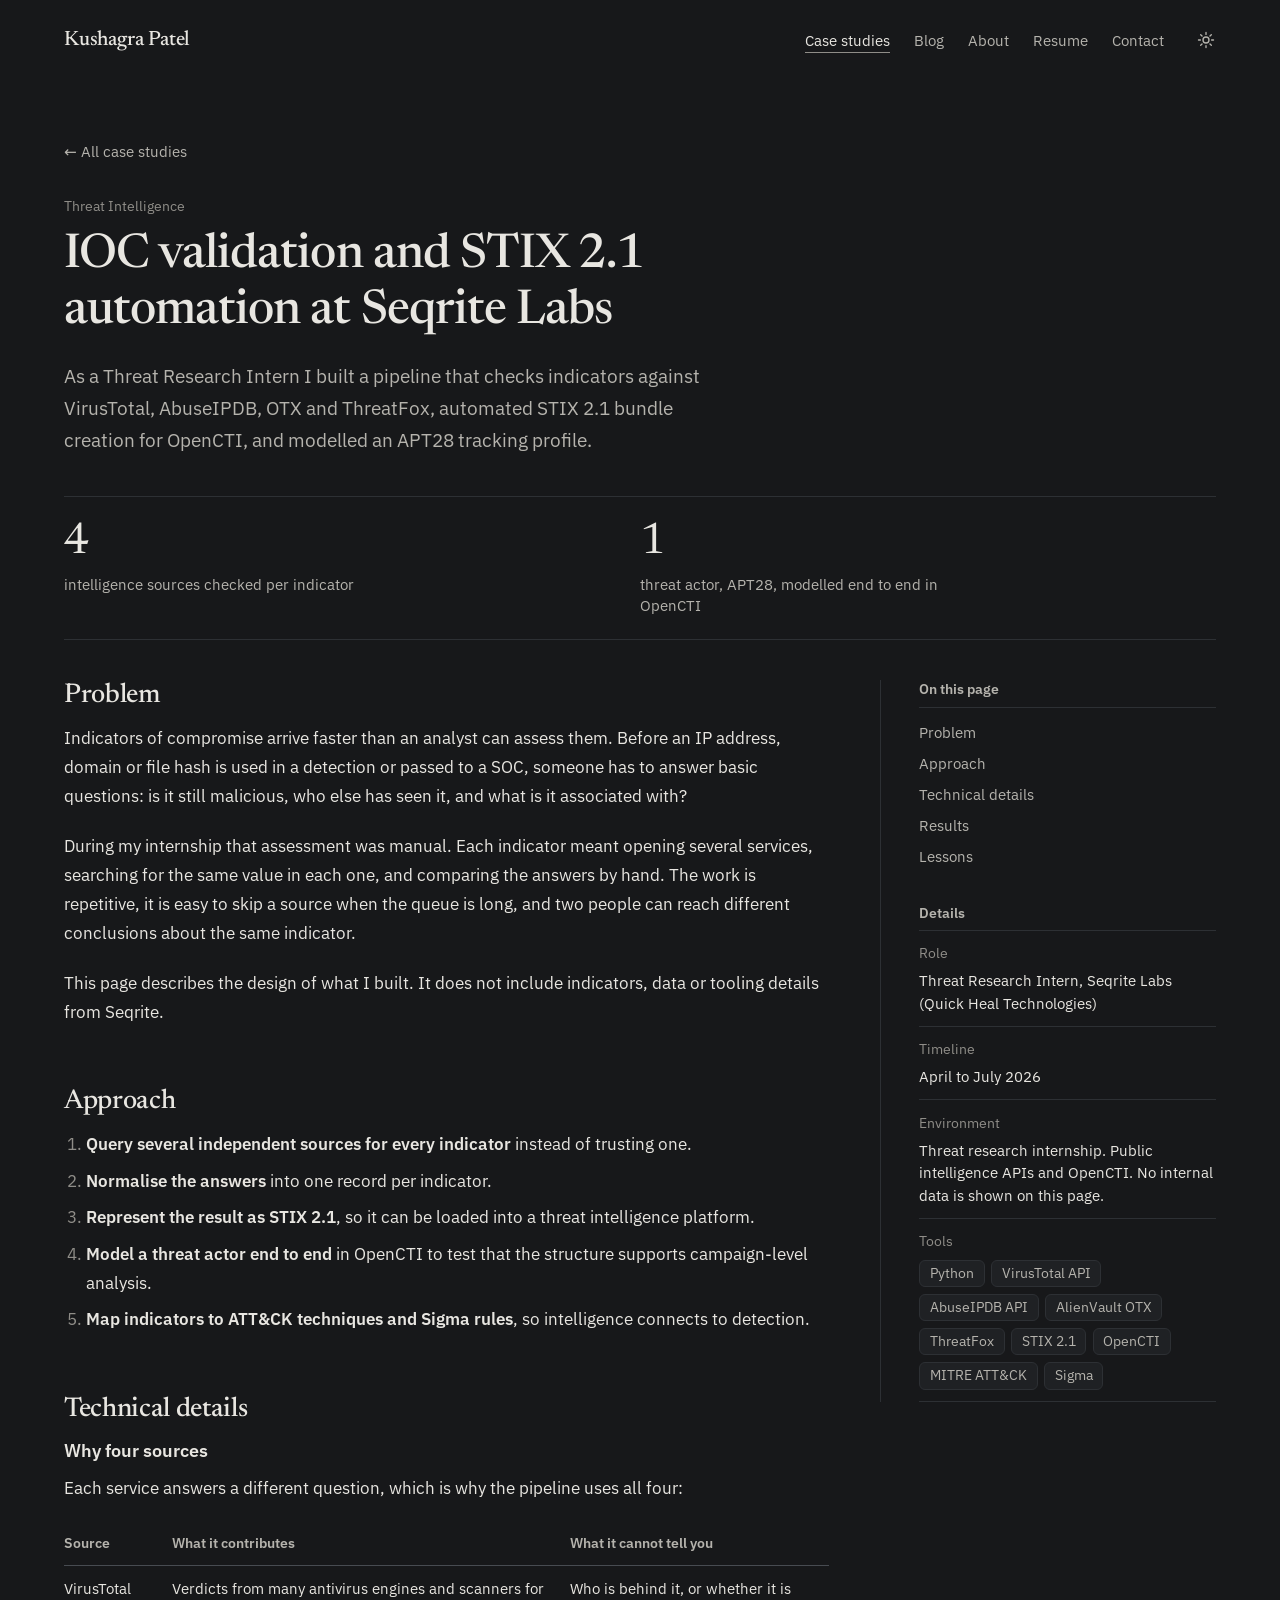
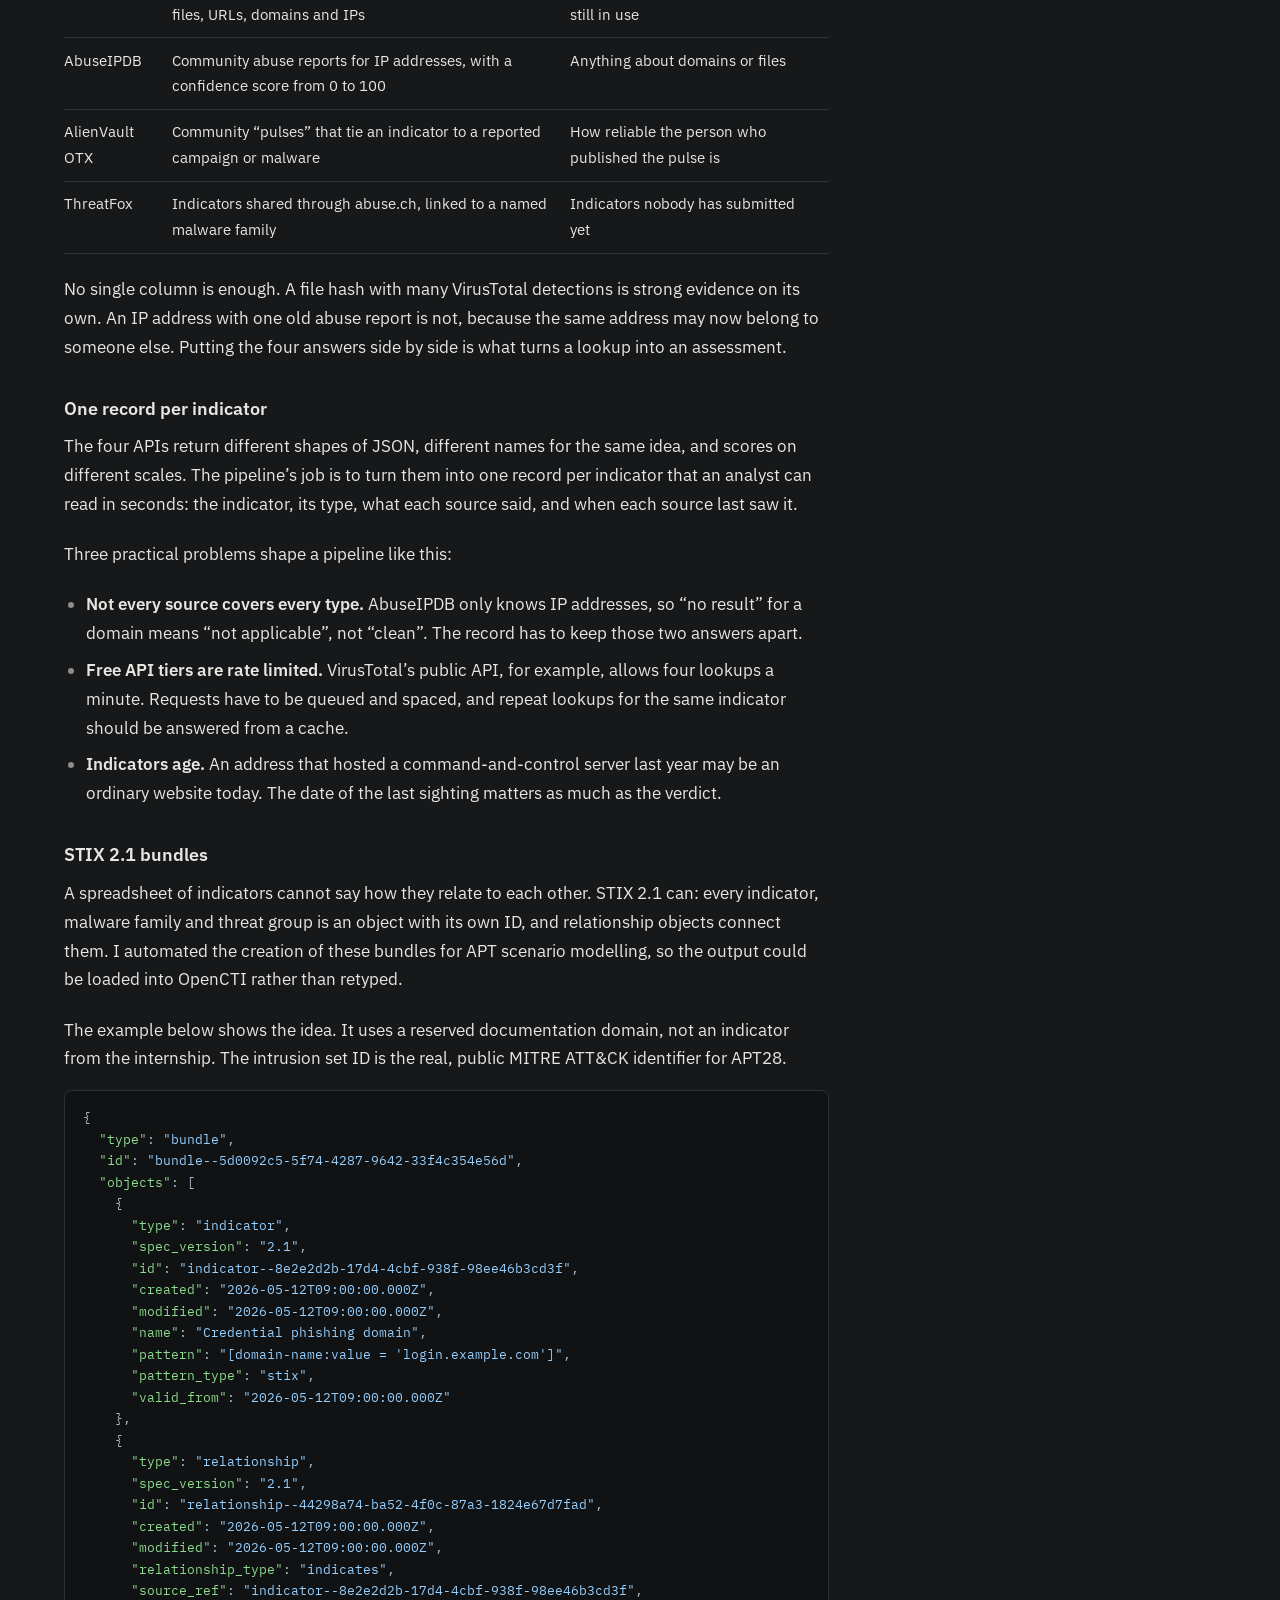
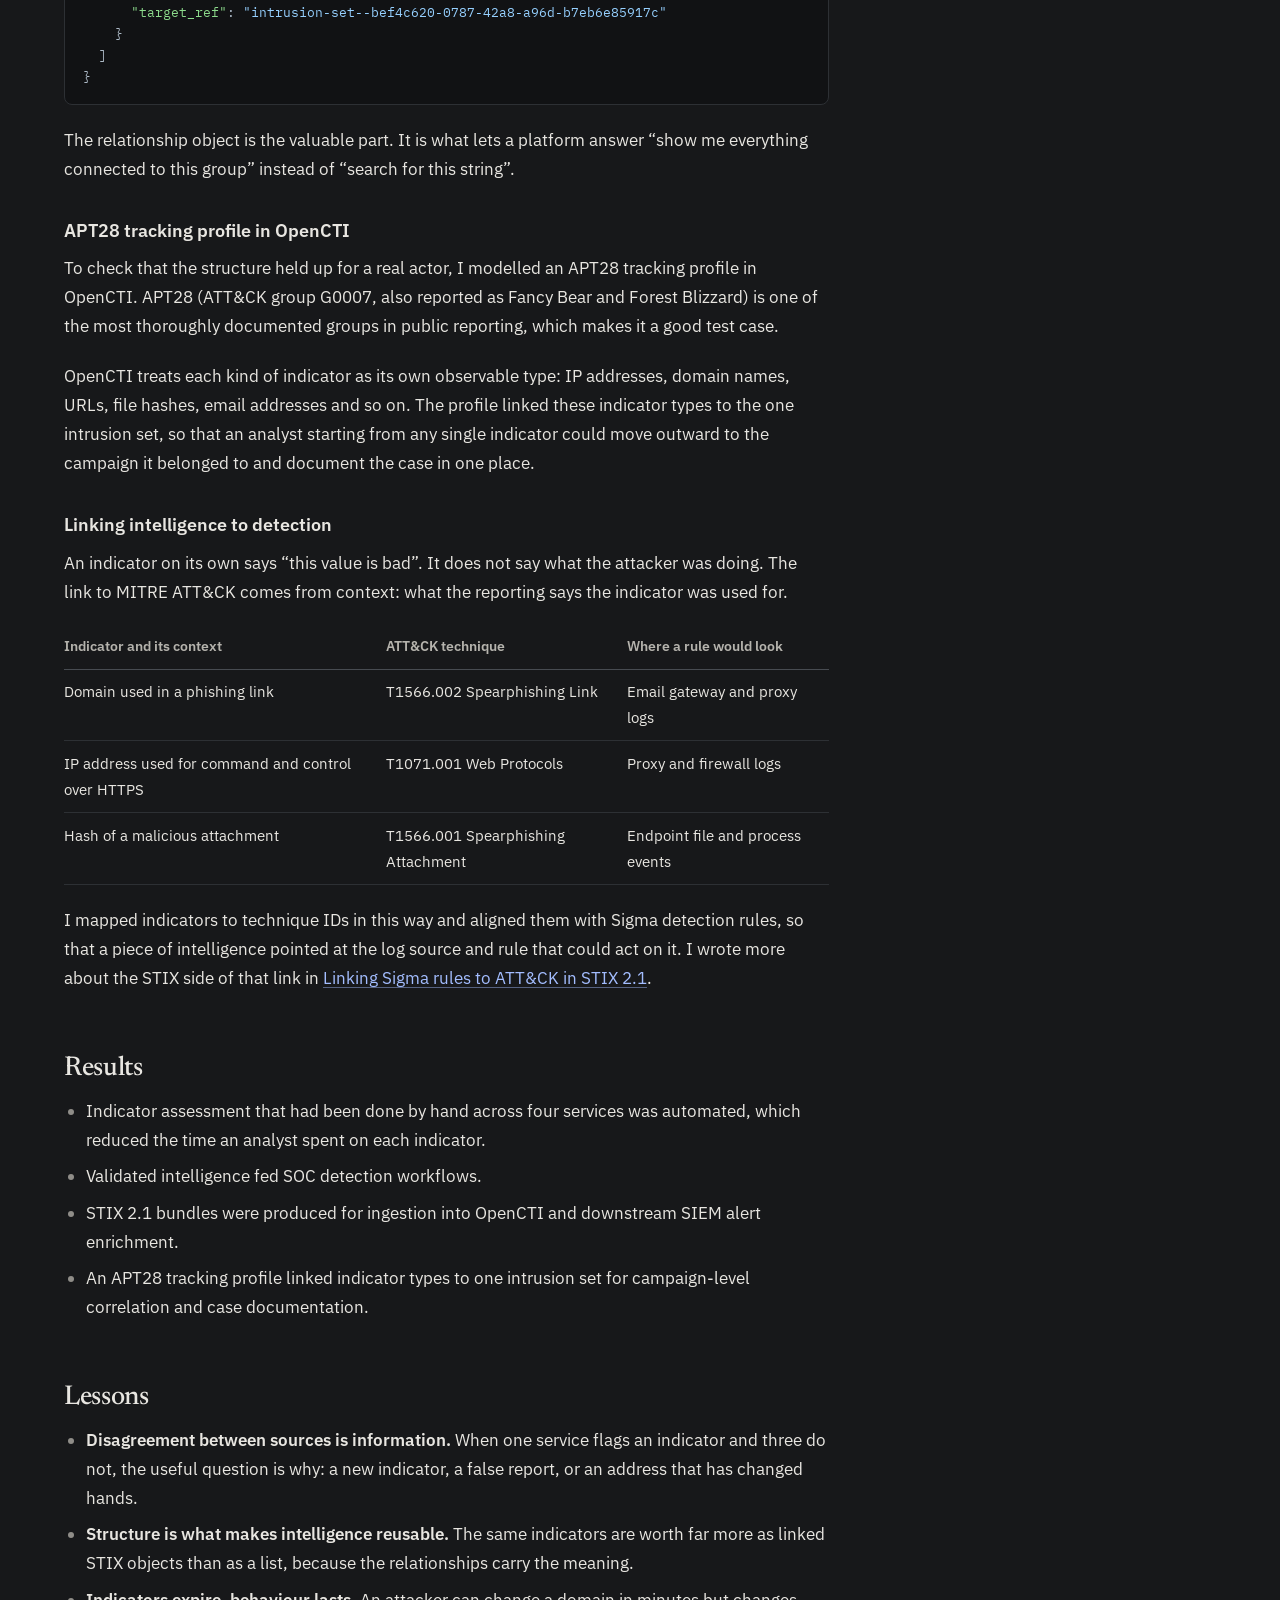
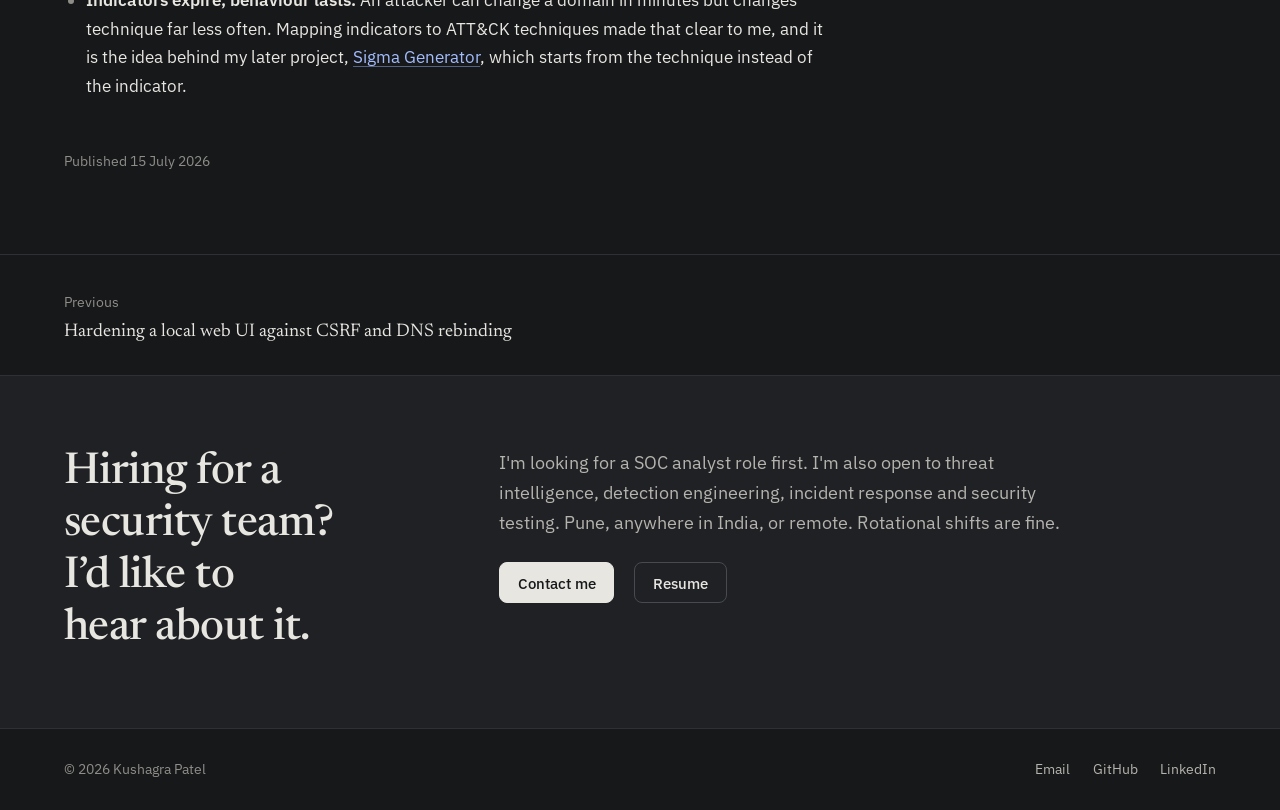
<file: projects/ioc-validation-pipeline-seqrite/index.html>
<!DOCTYPE html><html lang="en" data-theme="dark"> <head><meta charset="utf-8"><meta name="viewport" content="width=device-width, initial-scale=1"><script src="/theme.js"></script><title>IOC validation and STIX 2.1 automation at Seqrite Labs | Kushagra Patel</title><meta name="description" content="As a Threat Research Intern I built a pipeline that checks indicators against VirusTotal, AbuseIPDB, OTX and ThreatFox, automated STIX 2.1 bundle creation for OpenCTI, and modelled an APT28 tracking profile."><meta name="author" content="Kushagra Patel"><link rel="canonical" href="https://kushagra-patel1011.github.io/projects/ioc-validation-pipeline-seqrite/"><meta property="og:type" content="article"><meta property="og:site_name" content="Kushagra Patel"><meta property="og:title" content="IOC validation and STIX 2.1 automation at Seqrite Labs"><meta property="og:description" content="As a Threat Research Intern I built a pipeline that checks indicators against VirusTotal, AbuseIPDB, OTX and ThreatFox, automated STIX 2.1 bundle creation for OpenCTI, and modelled an APT28 tracking profile."><meta property="og:url" content="https://kushagra-patel1011.github.io/projects/ioc-validation-pipeline-seqrite/"><meta property="og:image" content="https://kushagra-patel1011.github.io/og.png"><meta property="article:published_time" content="2026-07-15T00:00:00.000Z"><meta name="twitter:card" content="summary_large_image"><meta name="theme-color" content="#17181a"><link rel="icon" type="image/svg+xml" href="/favicon.svg"><link rel="sitemap" href="/sitemap-index.xml"><link rel="alternate" type="application/rss+xml" title="Kushagra Patel | Blog" href="/rss.xml"><script type="application/ld+json">{"@context":"https://schema.org","@type":"Article","headline":"IOC validation and STIX 2.1 automation at Seqrite Labs","description":"As a Threat Research Intern I built a pipeline that checks indicators against VirusTotal, AbuseIPDB, OTX and ThreatFox, automated STIX 2.1 bundle creation for OpenCTI, and modelled an APT28 tracking profile.","datePublished":"2026-07-15T00:00:00.000Z","author":{"@type":"Person","name":"Kushagra Patel","url":"https://kushagra-patel1011.github.io"}}</script><link rel="stylesheet" href="/_astro/Base.6iyho4-z.css"><style>.article-head[data-astro-cid-ovxcmftc] h1[data-astro-cid-ovxcmftc]{max-width:22ch}.results[data-astro-cid-ovxcmftc]{list-style:none;display:grid;grid-template-columns:repeat(auto-fit,minmax(12rem,1fr));gap:0;margin-top:2.5rem;border-block:1px solid var(--line)}.results[data-astro-cid-ovxcmftc] li[data-astro-cid-ovxcmftc]{padding:1.4rem 1.5rem 1.4rem 0}.results__value[data-astro-cid-ovxcmftc]{display:block;font-family:var(--font-serif);font-size:clamp(2rem,3.4vw,2.75rem);line-height:1.1}.results__label[data-astro-cid-ovxcmftc]{display:block;margin-top:.4rem;font-size:.92rem;line-height:1.45;color:var(--text-muted);max-width:20rem}
</style></head> <body>  <a class="skip-link" href="#main">
Skip to content
</a> <header class="site-header" data-astro-cid-3ef6ksr2> <div class="wrap site-header__inner" data-astro-cid-3ef6ksr2> <a class="brand" href="/" aria-label="Kushagra Patel, home" data-astro-cid-3ef6ksr2> <span data-astro-cid-3ef6ksr2>Kushagra Patel</span> </a> <nav class="site-nav" aria-label="Primary" data-astro-cid-3ef6ksr2> <ul data-astro-cid-3ef6ksr2> <li data-astro-cid-3ef6ksr2> <a href="/projects/" aria-current="page" data-astro-cid-3ef6ksr2> Case studies </a> </li><li data-astro-cid-3ef6ksr2> <a href="/blog/" data-astro-cid-3ef6ksr2> Blog </a> </li><li data-astro-cid-3ef6ksr2> <a href="/about/" data-astro-cid-3ef6ksr2> About </a> </li><li data-astro-cid-3ef6ksr2> <a href="/resume/" data-astro-cid-3ef6ksr2> Resume </a> </li><li data-astro-cid-3ef6ksr2> <a href="/contact/" data-astro-cid-3ef6ksr2> Contact </a> </li> </ul> </nav> <button class="theme-toggle" type="button" data-theme-toggle aria-label="Switch colour theme" data-astro-cid-3ef6ksr2> <svg class="icon-sun" viewBox="0 0 24 24" width="18" height="18" aria-hidden="true" data-astro-cid-3ef6ksr2> <circle cx="12" cy="12" r="4" fill="none" stroke="currentColor" stroke-width="1.8" data-astro-cid-3ef6ksr2></circle> <path d="M12 2v2.5M12 19.5V22M2 12h2.5M19.5 12H22M4.9 4.9l1.8 1.8M17.3 17.3l1.8 1.8M4.9 19.1l1.8-1.8M17.3 6.7l1.8-1.8" fill="none" stroke="currentColor" stroke-width="1.8" stroke-linecap="round" data-astro-cid-3ef6ksr2></path> </svg> <svg class="icon-moon" viewBox="0 0 24 24" width="18" height="18" aria-hidden="true" data-astro-cid-3ef6ksr2> <path d="M20 14.5A8 8 0 0 1 9.5 4a8 8 0 1 0 10.5 10.5z" fill="none" stroke="currentColor" stroke-width="1.8" stroke-linejoin="round" data-astro-cid-3ef6ksr2></path> </svg> </button> </div> </header> <main id="main">  <article data-astro-cid-ovxcmftc> <header class="wrap article-head" data-astro-cid-ovxcmftc> <a class="back-link" href="/projects/" data-astro-cid-ovxcmftc>All case studies</a> <p class="eyebrow" style="margin-top:1.75rem" data-astro-cid-ovxcmftc> Threat Intelligence  </p> <h1 data-astro-cid-ovxcmftc>IOC validation and STIX 2.1 automation at Seqrite Labs</h1> <p class="article-head__summary" data-astro-cid-ovxcmftc>As a Threat Research Intern I built a pipeline that checks indicators against VirusTotal, AbuseIPDB, OTX and ThreatFox, automated STIX 2.1 bundle creation for OpenCTI, and modelled an APT28 tracking profile.</p>  <ul class="results" aria-label="Key results" data-astro-cid-ovxcmftc> <li data-astro-cid-ovxcmftc> <span class="results__value" data-astro-cid-ovxcmftc>4</span> <span class="results__label" data-astro-cid-ovxcmftc>intelligence sources checked per indicator</span> </li><li data-astro-cid-ovxcmftc> <span class="results__value" data-astro-cid-ovxcmftc>1</span> <span class="results__label" data-astro-cid-ovxcmftc>threat actor, APT28, modelled end to end in OpenCTI</span> </li> </ul> </header> <div class="wrap article-body" data-astro-cid-ovxcmftc> <div class="article-layout" data-astro-cid-ovxcmftc> <div data-astro-cid-ovxcmftc>  <div class="prose" data-astro-cid-ovxcmftc> <h2 id="problem">Problem</h2>
<p>Indicators of compromise arrive faster than an analyst can assess them. Before an IP address, domain or file hash is used in a detection or passed to a SOC, someone has to answer basic questions: is it still malicious, who else has seen it, and what is it associated with?</p>
<p>During my internship that assessment was manual. Each indicator meant opening several services, searching for the same value in each one, and comparing the answers by hand. The work is repetitive, it is easy to skip a source when the queue is long, and two people can reach different conclusions about the same indicator.</p>
<p>This page describes the design of what I built. It does not include indicators, data or tooling details from Seqrite.</p>
<h2 id="approach">Approach</h2>
<ol>
<li><strong>Query several independent sources for every indicator</strong> instead of trusting one.</li>
<li><strong>Normalise the answers</strong> into one record per indicator.</li>
<li><strong>Represent the result as STIX 2.1</strong>, so it can be loaded into a threat intelligence platform.</li>
<li><strong>Model a threat actor end to end</strong> in OpenCTI to test that the structure supports campaign-level analysis.</li>
<li><strong>Map indicators to ATT&#x26;CK techniques and Sigma rules</strong>, so intelligence connects to detection.</li>
</ol>
<h2 id="technical-details">Technical details</h2>
<h3 id="why-four-sources">Why four sources</h3>
<p>Each service answers a different question, which is why the pipeline uses all four:</p>
<table>
<thead>
<tr>
<th>Source</th>
<th>What it contributes</th>
<th>What it cannot tell you</th>
</tr>
</thead>
<tbody>
<tr>
<td>VirusTotal</td>
<td>Verdicts from many antivirus engines and scanners for files, URLs, domains and IPs</td>
<td>Who is behind it, or whether it is still in use</td>
</tr>
<tr>
<td>AbuseIPDB</td>
<td>Community abuse reports for IP addresses, with a confidence score from 0 to 100</td>
<td>Anything about domains or files</td>
</tr>
<tr>
<td>AlienVault OTX</td>
<td>Community “pulses” that tie an indicator to a reported campaign or malware</td>
<td>How reliable the person who published the pulse is</td>
</tr>
<tr>
<td>ThreatFox</td>
<td>Indicators shared through abuse.ch, linked to a named malware family</td>
<td>Indicators nobody has submitted yet</td>
</tr>
</tbody>
</table>
<p>No single column is enough. A file hash with many VirusTotal detections is strong evidence on its own. An IP address with one old abuse report is not, because the same address may now belong to someone else. Putting the four answers side by side is what turns a lookup into an assessment.</p>
<h3 id="one-record-per-indicator">One record per indicator</h3>
<p>The four APIs return different shapes of JSON, different names for the same idea, and scores on different scales. The pipeline’s job is to turn them into one record per indicator that an analyst can read in seconds: the indicator, its type, what each source said, and when each source last saw it.</p>
<p>Three practical problems shape a pipeline like this:</p>
<ul>
<li><strong>Not every source covers every type.</strong> AbuseIPDB only knows IP addresses, so “no result” for a domain means “not applicable”, not “clean”. The record has to keep those two answers apart.</li>
<li><strong>Free API tiers are rate limited.</strong> VirusTotal’s public API, for example, allows four lookups a minute. Requests have to be queued and spaced, and repeat lookups for the same indicator should be answered from a cache.</li>
<li><strong>Indicators age.</strong> An address that hosted a command-and-control server last year may be an ordinary website today. The date of the last sighting matters as much as the verdict.</li>
</ul>
<h3 id="stix-21-bundles">STIX 2.1 bundles</h3>
<p>A spreadsheet of indicators cannot say how they relate to each other. STIX 2.1 can: every indicator, malware family and threat group is an object with its own ID, and relationship objects connect them. I automated the creation of these bundles for APT scenario modelling, so the output could be loaded into OpenCTI rather than retyped.</p>
<p>The example below shows the idea. It uses a reserved documentation domain, not an indicator from the internship. The intrusion set ID is the real, public MITRE ATT&#x26;CK identifier for APT28.</p>
<pre class="astro-code astro-code-themes github-light github-dark-dimmed" style="--shiki-light:#24292e;--shiki-dark:#adbac7;--shiki-light-bg:#fff;--shiki-dark-bg:#22272e; overflow-x: auto;" tabindex="0" data-language="json"><code><span class="line"><span style="--shiki-light:#24292E;--shiki-dark:#ADBAC7">{</span></span>
<span class="line"><span style="--shiki-light:#005CC5;--shiki-dark:#8DDB8C">  "type"</span><span style="--shiki-light:#24292E;--shiki-dark:#ADBAC7">: </span><span style="--shiki-light:#032F62;--shiki-dark:#96D0FF">"bundle"</span><span style="--shiki-light:#24292E;--shiki-dark:#ADBAC7">,</span></span>
<span class="line"><span style="--shiki-light:#005CC5;--shiki-dark:#8DDB8C">  "id"</span><span style="--shiki-light:#24292E;--shiki-dark:#ADBAC7">: </span><span style="--shiki-light:#032F62;--shiki-dark:#96D0FF">"bundle--5d0092c5-5f74-4287-9642-33f4c354e56d"</span><span style="--shiki-light:#24292E;--shiki-dark:#ADBAC7">,</span></span>
<span class="line"><span style="--shiki-light:#005CC5;--shiki-dark:#8DDB8C">  "objects"</span><span style="--shiki-light:#24292E;--shiki-dark:#ADBAC7">: [</span></span>
<span class="line"><span style="--shiki-light:#24292E;--shiki-dark:#ADBAC7">    {</span></span>
<span class="line"><span style="--shiki-light:#005CC5;--shiki-dark:#8DDB8C">      "type"</span><span style="--shiki-light:#24292E;--shiki-dark:#ADBAC7">: </span><span style="--shiki-light:#032F62;--shiki-dark:#96D0FF">"indicator"</span><span style="--shiki-light:#24292E;--shiki-dark:#ADBAC7">,</span></span>
<span class="line"><span style="--shiki-light:#005CC5;--shiki-dark:#8DDB8C">      "spec_version"</span><span style="--shiki-light:#24292E;--shiki-dark:#ADBAC7">: </span><span style="--shiki-light:#032F62;--shiki-dark:#96D0FF">"2.1"</span><span style="--shiki-light:#24292E;--shiki-dark:#ADBAC7">,</span></span>
<span class="line"><span style="--shiki-light:#005CC5;--shiki-dark:#8DDB8C">      "id"</span><span style="--shiki-light:#24292E;--shiki-dark:#ADBAC7">: </span><span style="--shiki-light:#032F62;--shiki-dark:#96D0FF">"indicator--8e2e2d2b-17d4-4cbf-938f-98ee46b3cd3f"</span><span style="--shiki-light:#24292E;--shiki-dark:#ADBAC7">,</span></span>
<span class="line"><span style="--shiki-light:#005CC5;--shiki-dark:#8DDB8C">      "created"</span><span style="--shiki-light:#24292E;--shiki-dark:#ADBAC7">: </span><span style="--shiki-light:#032F62;--shiki-dark:#96D0FF">"2026-05-12T09:00:00.000Z"</span><span style="--shiki-light:#24292E;--shiki-dark:#ADBAC7">,</span></span>
<span class="line"><span style="--shiki-light:#005CC5;--shiki-dark:#8DDB8C">      "modified"</span><span style="--shiki-light:#24292E;--shiki-dark:#ADBAC7">: </span><span style="--shiki-light:#032F62;--shiki-dark:#96D0FF">"2026-05-12T09:00:00.000Z"</span><span style="--shiki-light:#24292E;--shiki-dark:#ADBAC7">,</span></span>
<span class="line"><span style="--shiki-light:#005CC5;--shiki-dark:#8DDB8C">      "name"</span><span style="--shiki-light:#24292E;--shiki-dark:#ADBAC7">: </span><span style="--shiki-light:#032F62;--shiki-dark:#96D0FF">"Credential phishing domain"</span><span style="--shiki-light:#24292E;--shiki-dark:#ADBAC7">,</span></span>
<span class="line"><span style="--shiki-light:#005CC5;--shiki-dark:#8DDB8C">      "pattern"</span><span style="--shiki-light:#24292E;--shiki-dark:#ADBAC7">: </span><span style="--shiki-light:#032F62;--shiki-dark:#96D0FF">"[domain-name:value = 'login.example.com']"</span><span style="--shiki-light:#24292E;--shiki-dark:#ADBAC7">,</span></span>
<span class="line"><span style="--shiki-light:#005CC5;--shiki-dark:#8DDB8C">      "pattern_type"</span><span style="--shiki-light:#24292E;--shiki-dark:#ADBAC7">: </span><span style="--shiki-light:#032F62;--shiki-dark:#96D0FF">"stix"</span><span style="--shiki-light:#24292E;--shiki-dark:#ADBAC7">,</span></span>
<span class="line"><span style="--shiki-light:#005CC5;--shiki-dark:#8DDB8C">      "valid_from"</span><span style="--shiki-light:#24292E;--shiki-dark:#ADBAC7">: </span><span style="--shiki-light:#032F62;--shiki-dark:#96D0FF">"2026-05-12T09:00:00.000Z"</span></span>
<span class="line"><span style="--shiki-light:#24292E;--shiki-dark:#ADBAC7">    },</span></span>
<span class="line"><span style="--shiki-light:#24292E;--shiki-dark:#ADBAC7">    {</span></span>
<span class="line"><span style="--shiki-light:#005CC5;--shiki-dark:#8DDB8C">      "type"</span><span style="--shiki-light:#24292E;--shiki-dark:#ADBAC7">: </span><span style="--shiki-light:#032F62;--shiki-dark:#96D0FF">"relationship"</span><span style="--shiki-light:#24292E;--shiki-dark:#ADBAC7">,</span></span>
<span class="line"><span style="--shiki-light:#005CC5;--shiki-dark:#8DDB8C">      "spec_version"</span><span style="--shiki-light:#24292E;--shiki-dark:#ADBAC7">: </span><span style="--shiki-light:#032F62;--shiki-dark:#96D0FF">"2.1"</span><span style="--shiki-light:#24292E;--shiki-dark:#ADBAC7">,</span></span>
<span class="line"><span style="--shiki-light:#005CC5;--shiki-dark:#8DDB8C">      "id"</span><span style="--shiki-light:#24292E;--shiki-dark:#ADBAC7">: </span><span style="--shiki-light:#032F62;--shiki-dark:#96D0FF">"relationship--44298a74-ba52-4f0c-87a3-1824e67d7fad"</span><span style="--shiki-light:#24292E;--shiki-dark:#ADBAC7">,</span></span>
<span class="line"><span style="--shiki-light:#005CC5;--shiki-dark:#8DDB8C">      "created"</span><span style="--shiki-light:#24292E;--shiki-dark:#ADBAC7">: </span><span style="--shiki-light:#032F62;--shiki-dark:#96D0FF">"2026-05-12T09:00:00.000Z"</span><span style="--shiki-light:#24292E;--shiki-dark:#ADBAC7">,</span></span>
<span class="line"><span style="--shiki-light:#005CC5;--shiki-dark:#8DDB8C">      "modified"</span><span style="--shiki-light:#24292E;--shiki-dark:#ADBAC7">: </span><span style="--shiki-light:#032F62;--shiki-dark:#96D0FF">"2026-05-12T09:00:00.000Z"</span><span style="--shiki-light:#24292E;--shiki-dark:#ADBAC7">,</span></span>
<span class="line"><span style="--shiki-light:#005CC5;--shiki-dark:#8DDB8C">      "relationship_type"</span><span style="--shiki-light:#24292E;--shiki-dark:#ADBAC7">: </span><span style="--shiki-light:#032F62;--shiki-dark:#96D0FF">"indicates"</span><span style="--shiki-light:#24292E;--shiki-dark:#ADBAC7">,</span></span>
<span class="line"><span style="--shiki-light:#005CC5;--shiki-dark:#8DDB8C">      "source_ref"</span><span style="--shiki-light:#24292E;--shiki-dark:#ADBAC7">: </span><span style="--shiki-light:#032F62;--shiki-dark:#96D0FF">"indicator--8e2e2d2b-17d4-4cbf-938f-98ee46b3cd3f"</span><span style="--shiki-light:#24292E;--shiki-dark:#ADBAC7">,</span></span>
<span class="line"><span style="--shiki-light:#005CC5;--shiki-dark:#8DDB8C">      "target_ref"</span><span style="--shiki-light:#24292E;--shiki-dark:#ADBAC7">: </span><span style="--shiki-light:#032F62;--shiki-dark:#96D0FF">"intrusion-set--bef4c620-0787-42a8-a96d-b7eb6e85917c"</span></span>
<span class="line"><span style="--shiki-light:#24292E;--shiki-dark:#ADBAC7">    }</span></span>
<span class="line"><span style="--shiki-light:#24292E;--shiki-dark:#ADBAC7">  ]</span></span>
<span class="line"><span style="--shiki-light:#24292E;--shiki-dark:#ADBAC7">}</span></span></code></pre>
<p>The relationship object is the valuable part. It is what lets a platform answer “show me everything connected to this group” instead of “search for this string”.</p>
<h3 id="apt28-tracking-profile-in-opencti">APT28 tracking profile in OpenCTI</h3>
<p>To check that the structure held up for a real actor, I modelled an APT28 tracking profile in OpenCTI. APT28 (ATT&#x26;CK group G0007, also reported as Fancy Bear and Forest Blizzard) is one of the most thoroughly documented groups in public reporting, which makes it a good test case.</p>
<p>OpenCTI treats each kind of indicator as its own observable type: IP addresses, domain names, URLs, file hashes, email addresses and so on. The profile linked these indicator types to the one intrusion set, so that an analyst starting from any single indicator could move outward to the campaign it belonged to and document the case in one place.</p>
<h3 id="linking-intelligence-to-detection">Linking intelligence to detection</h3>
<p>An indicator on its own says “this value is bad”. It does not say what the attacker was doing. The link to MITRE ATT&#x26;CK comes from context: what the reporting says the indicator was used for.</p>
<table>
<thead>
<tr>
<th>Indicator and its context</th>
<th>ATT&#x26;CK technique</th>
<th>Where a rule would look</th>
</tr>
</thead>
<tbody>
<tr>
<td>Domain used in a phishing link</td>
<td>T1566.002 Spearphishing Link</td>
<td>Email gateway and proxy logs</td>
</tr>
<tr>
<td>IP address used for command and control over HTTPS</td>
<td>T1071.001 Web Protocols</td>
<td>Proxy and firewall logs</td>
</tr>
<tr>
<td>Hash of a malicious attachment</td>
<td>T1566.001 Spearphishing Attachment</td>
<td>Endpoint file and process events</td>
</tr>
</tbody>
</table>
<p>I mapped indicators to technique IDs in this way and aligned them with Sigma detection rules, so that a piece of intelligence pointed at the log source and rule that could act on it. I wrote more about the STIX side of that link in <a href="/blog/stix-sigma-attack-indicates/">Linking Sigma rules to ATT&#x26;CK in STIX 2.1</a>.</p>
<h2 id="results">Results</h2>
<ul>
<li>Indicator assessment that had been done by hand across four services was automated, which reduced the time an analyst spent on each indicator.</li>
<li>Validated intelligence fed SOC detection workflows.</li>
<li>STIX 2.1 bundles were produced for ingestion into OpenCTI and downstream SIEM alert enrichment.</li>
<li>An APT28 tracking profile linked indicator types to one intrusion set for campaign-level correlation and case documentation.</li>
</ul>
<h2 id="lessons">Lessons</h2>
<ul>
<li><strong>Disagreement between sources is information.</strong> When one service flags an indicator and three do not, the useful question is why: a new indicator, a false report, or an address that has changed hands.</li>
<li><strong>Structure is what makes intelligence reusable.</strong> The same indicators are worth far more as linked STIX objects than as a list, because the relationships carry the meaning.</li>
<li><strong>Indicators expire, behaviour lasts.</strong> An attacker can change a domain in minutes but changes technique far less often. Mapping indicators to ATT&#x26;CK techniques made that clear to me, and it is the idea behind my later project, <a href="/projects/sigma-generator-attack-to-sigma/">Sigma Generator</a>, which starts from the technique instead of the indicator.</li>
</ul> </div> <p class="article-meta" style="margin-top:3rem" data-astro-cid-ovxcmftc> <span data-astro-cid-ovxcmftc>Published 15 July 2026</span> </p> </div> <aside class="article-side" data-astro-cid-ovxcmftc> <nav class="side-block side-toc" aria-label="On this page" data-astro-cid-ovxcmftc> <h2 class="side-title" data-astro-cid-ovxcmftc>On this page</h2> <ul class="toc" data-astro-cid-ovxcmftc> <li data-astro-cid-ovxcmftc> <a href="#problem" data-astro-cid-ovxcmftc>Problem</a> </li><li data-astro-cid-ovxcmftc> <a href="#approach" data-astro-cid-ovxcmftc>Approach</a> </li><li data-astro-cid-ovxcmftc> <a href="#technical-details" data-astro-cid-ovxcmftc>Technical details</a> </li><li data-astro-cid-ovxcmftc> <a href="#results" data-astro-cid-ovxcmftc>Results</a> </li><li data-astro-cid-ovxcmftc> <a href="#lessons" data-astro-cid-ovxcmftc>Lessons</a> </li> </ul> </nav>  <div class="side-block" data-astro-cid-ovxcmftc> <h2 class="side-title" data-astro-cid-ovxcmftc>Details</h2> <dl class="side-facts" data-astro-cid-ovxcmftc> <div data-astro-cid-ovxcmftc> <dt data-astro-cid-ovxcmftc>Role</dt> <dd data-astro-cid-ovxcmftc>Threat Research Intern, Seqrite Labs (Quick Heal Technologies)</dd> </div><div data-astro-cid-ovxcmftc> <dt data-astro-cid-ovxcmftc>Timeline</dt> <dd data-astro-cid-ovxcmftc>April to July 2026</dd> </div><div data-astro-cid-ovxcmftc> <dt data-astro-cid-ovxcmftc>Environment</dt> <dd data-astro-cid-ovxcmftc>Threat research internship. Public intelligence APIs and OpenCTI. No internal data is shown on this page.</dd> </div> <div data-astro-cid-ovxcmftc> <dt data-astro-cid-ovxcmftc>Tools</dt> <dd data-astro-cid-ovxcmftc> <ul class="chips" data-astro-cid-ovxcmftc> <li class="chip" data-astro-cid-ovxcmftc>Python</li><li class="chip" data-astro-cid-ovxcmftc>VirusTotal API</li><li class="chip" data-astro-cid-ovxcmftc>AbuseIPDB API</li><li class="chip" data-astro-cid-ovxcmftc>AlienVault OTX</li><li class="chip" data-astro-cid-ovxcmftc>ThreatFox</li><li class="chip" data-astro-cid-ovxcmftc>STIX 2.1</li><li class="chip" data-astro-cid-ovxcmftc>OpenCTI</li><li class="chip" data-astro-cid-ovxcmftc>MITRE ATT&amp;CK</li><li class="chip" data-astro-cid-ovxcmftc>Sigma</li> </ul> </dd> </div>   </dl> </div> </aside> </div> </div> <nav class="wrap pager" aria-label="More case studies" data-astro-cid-ovxcmftc> <a href="/projects/hardening-local-web-ui-browser-build/" data-astro-cid-ovxcmftc> <span class="eyebrow" data-astro-cid-ovxcmftc>Previous</span> <span class="pager__title" data-astro-cid-ovxcmftc>Hardening a local web UI against CSRF and DNS rebinding</span> </a>  </nav> </article> <section class="cta" aria-labelledby="cta-title"> <div class="wrap cta__inner split"> <div class="split__lead"> <h2 id="cta-title"> Hiring for a security team? I’d like to hear about it. </h2> </div> <div> <p> I&#39;m looking for a SOC analyst role first. I&#39;m also open to threat intelligence, detection engineering, incident response and security testing. Pune, anywhere in India, or remote. Rotational shifts are fine. </p> <div class="btn-row"> <a class="btn btn--primary" href="/contact/">Contact me</a> <a class="btn" href="/resume/">Resume</a> </div> </div> </div> </section>  </main> <footer class="site-footer" data-astro-cid-sz7xmlte> <div class="wrap site-footer__inner" data-astro-cid-sz7xmlte> <p class="site-footer__copy" data-astro-cid-sz7xmlte>&copy; 2026 Kushagra Patel</p> <ul class="site-footer__links" data-astro-cid-sz7xmlte> <li data-astro-cid-sz7xmlte><a href="mailto:kushagrapatel11oct@gmail.com" data-astro-cid-sz7xmlte>Email</a></li> <li data-astro-cid-sz7xmlte> <a href="https://github.com/kushagra-patel1011" rel="me noopener" data-astro-cid-sz7xmlte> GitHub </a> </li><li data-astro-cid-sz7xmlte> <a href="https://www.linkedin.com/in/kushagra-patel" rel="me noopener" data-astro-cid-sz7xmlte> LinkedIn </a> </li> </ul> </div> </footer>  </body></html>
</file>
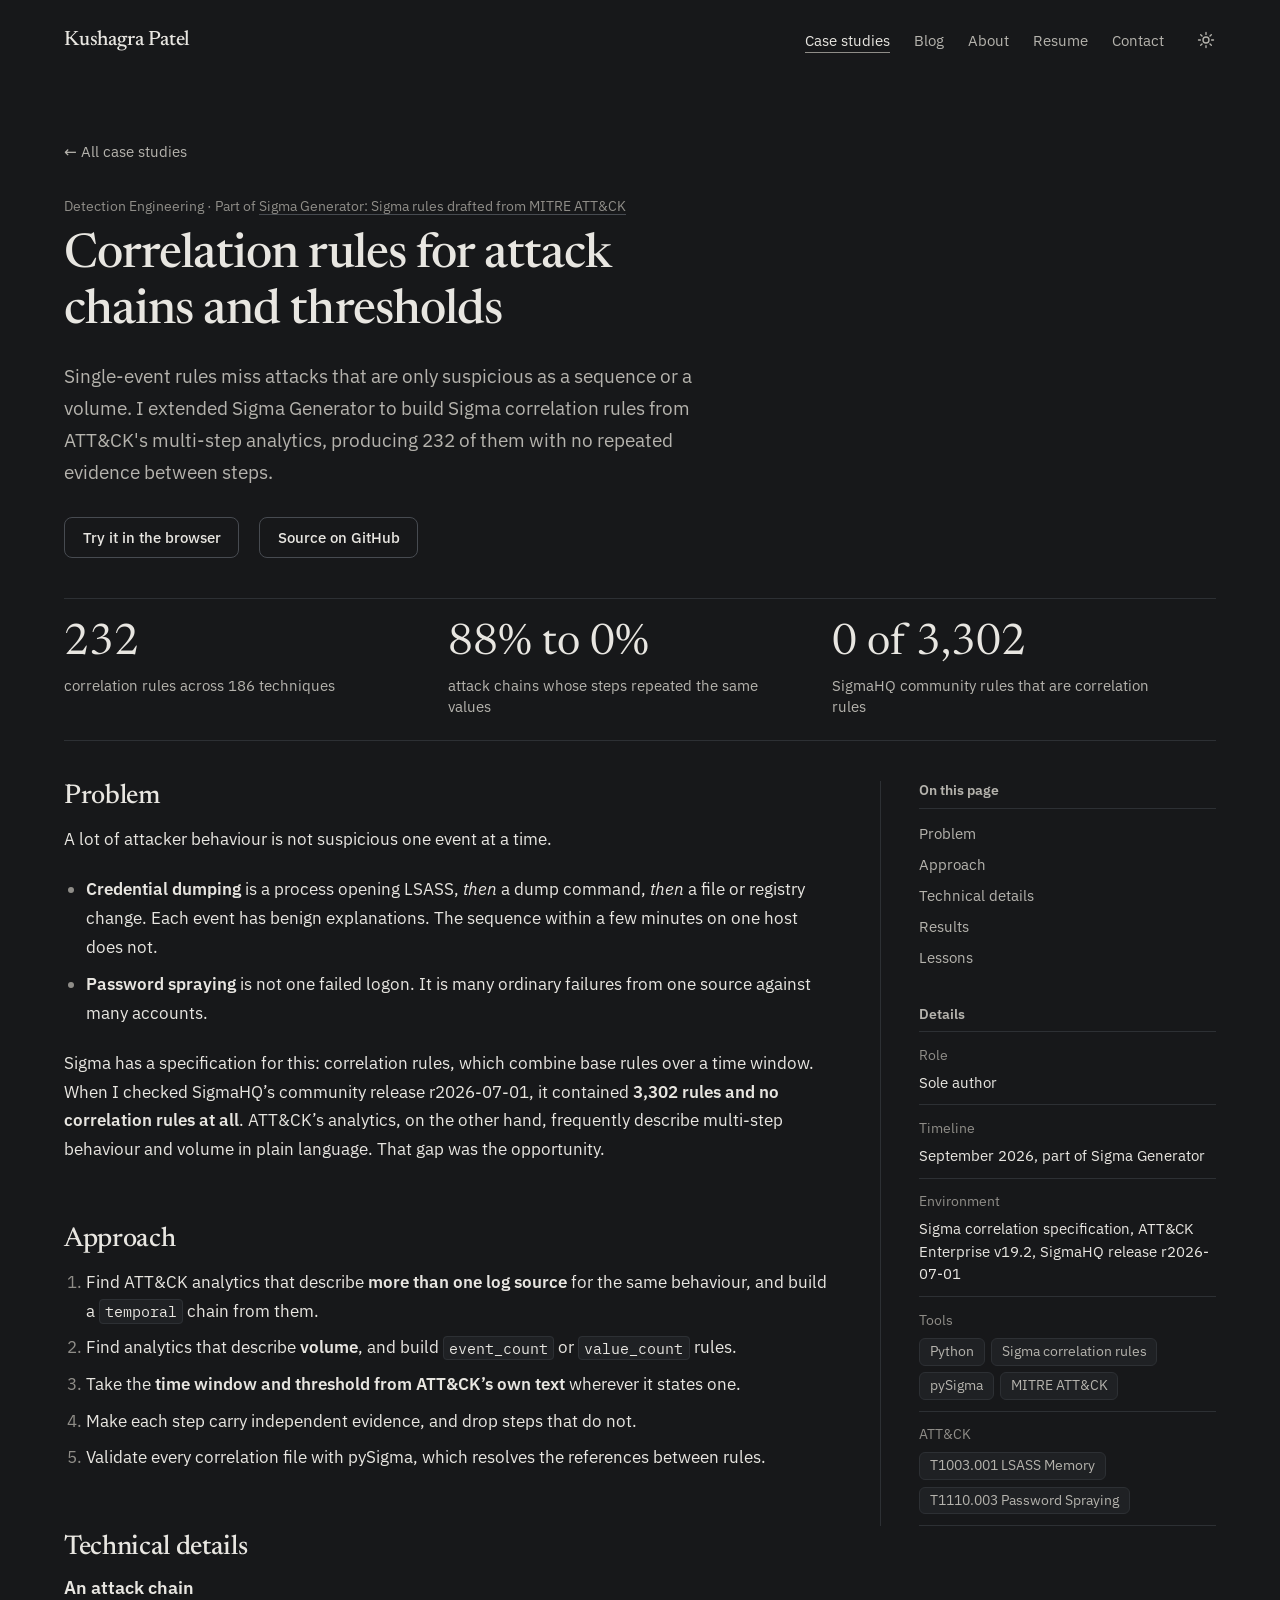
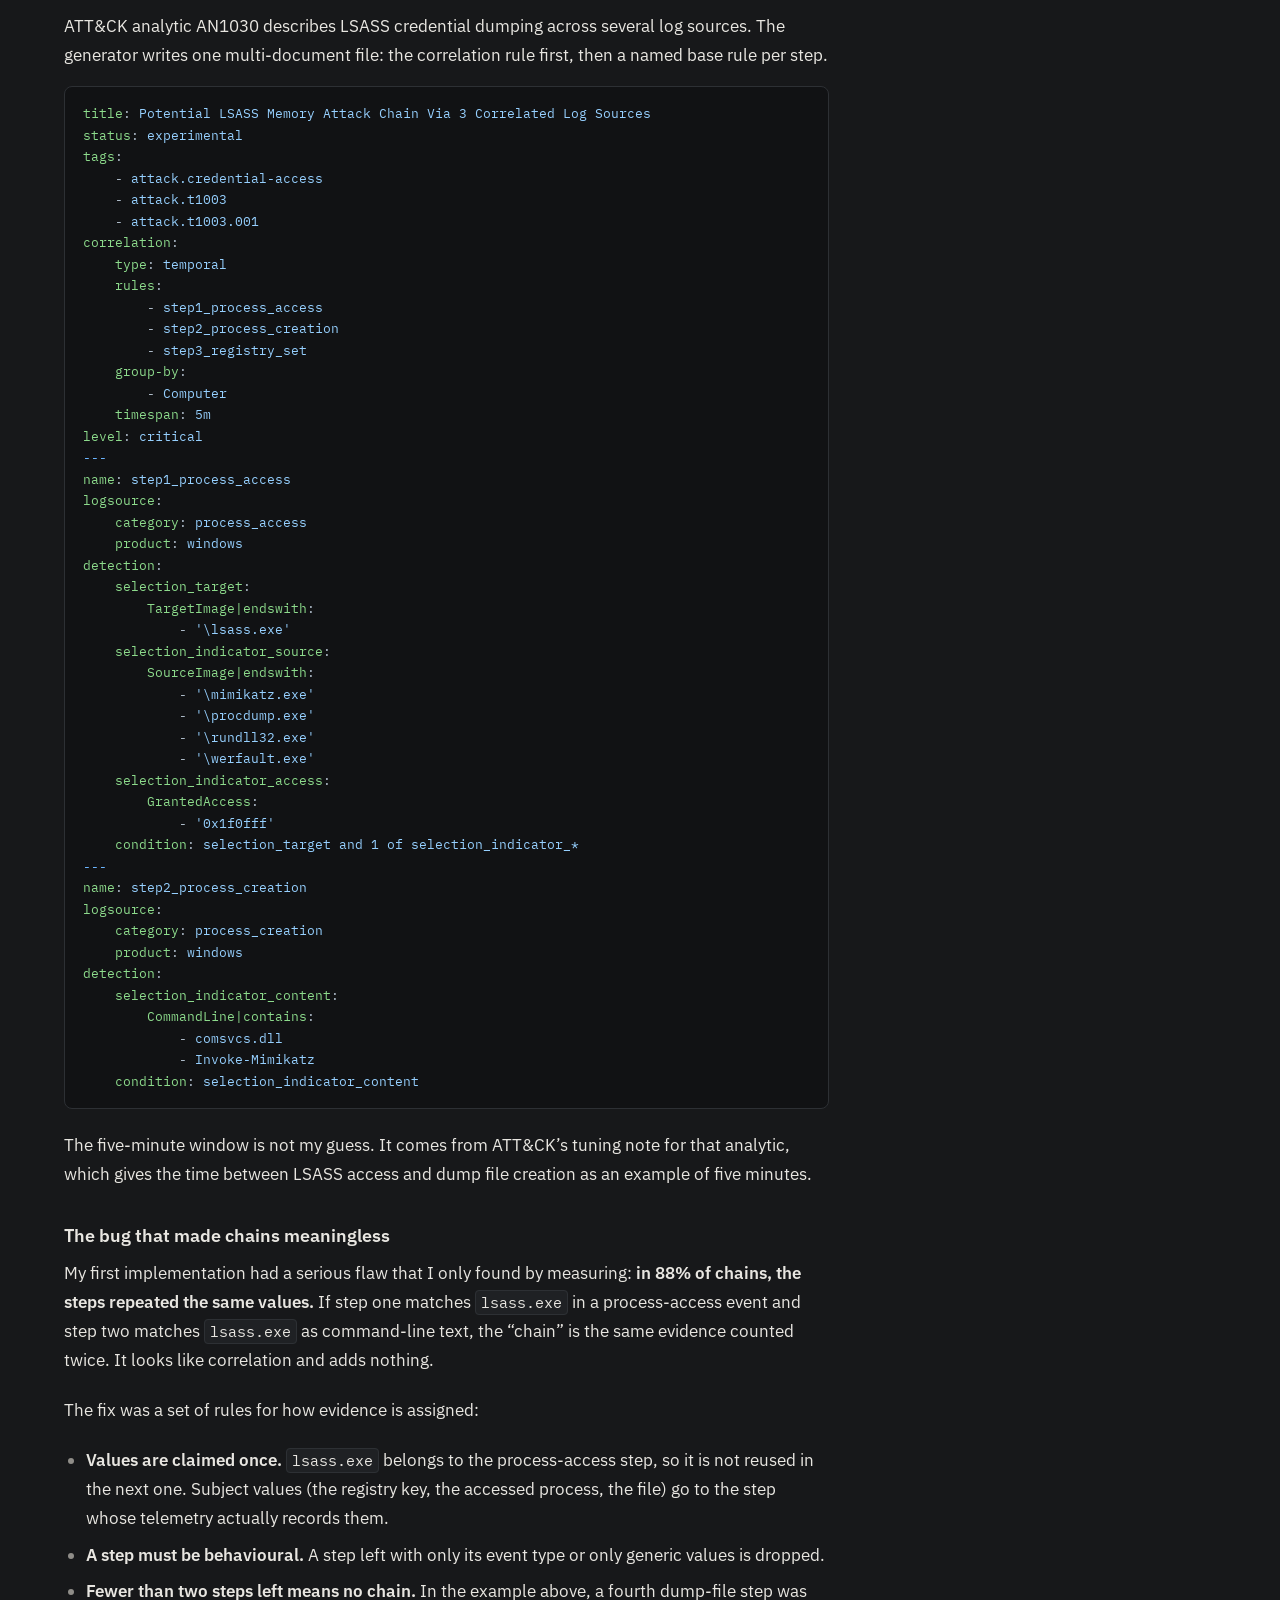
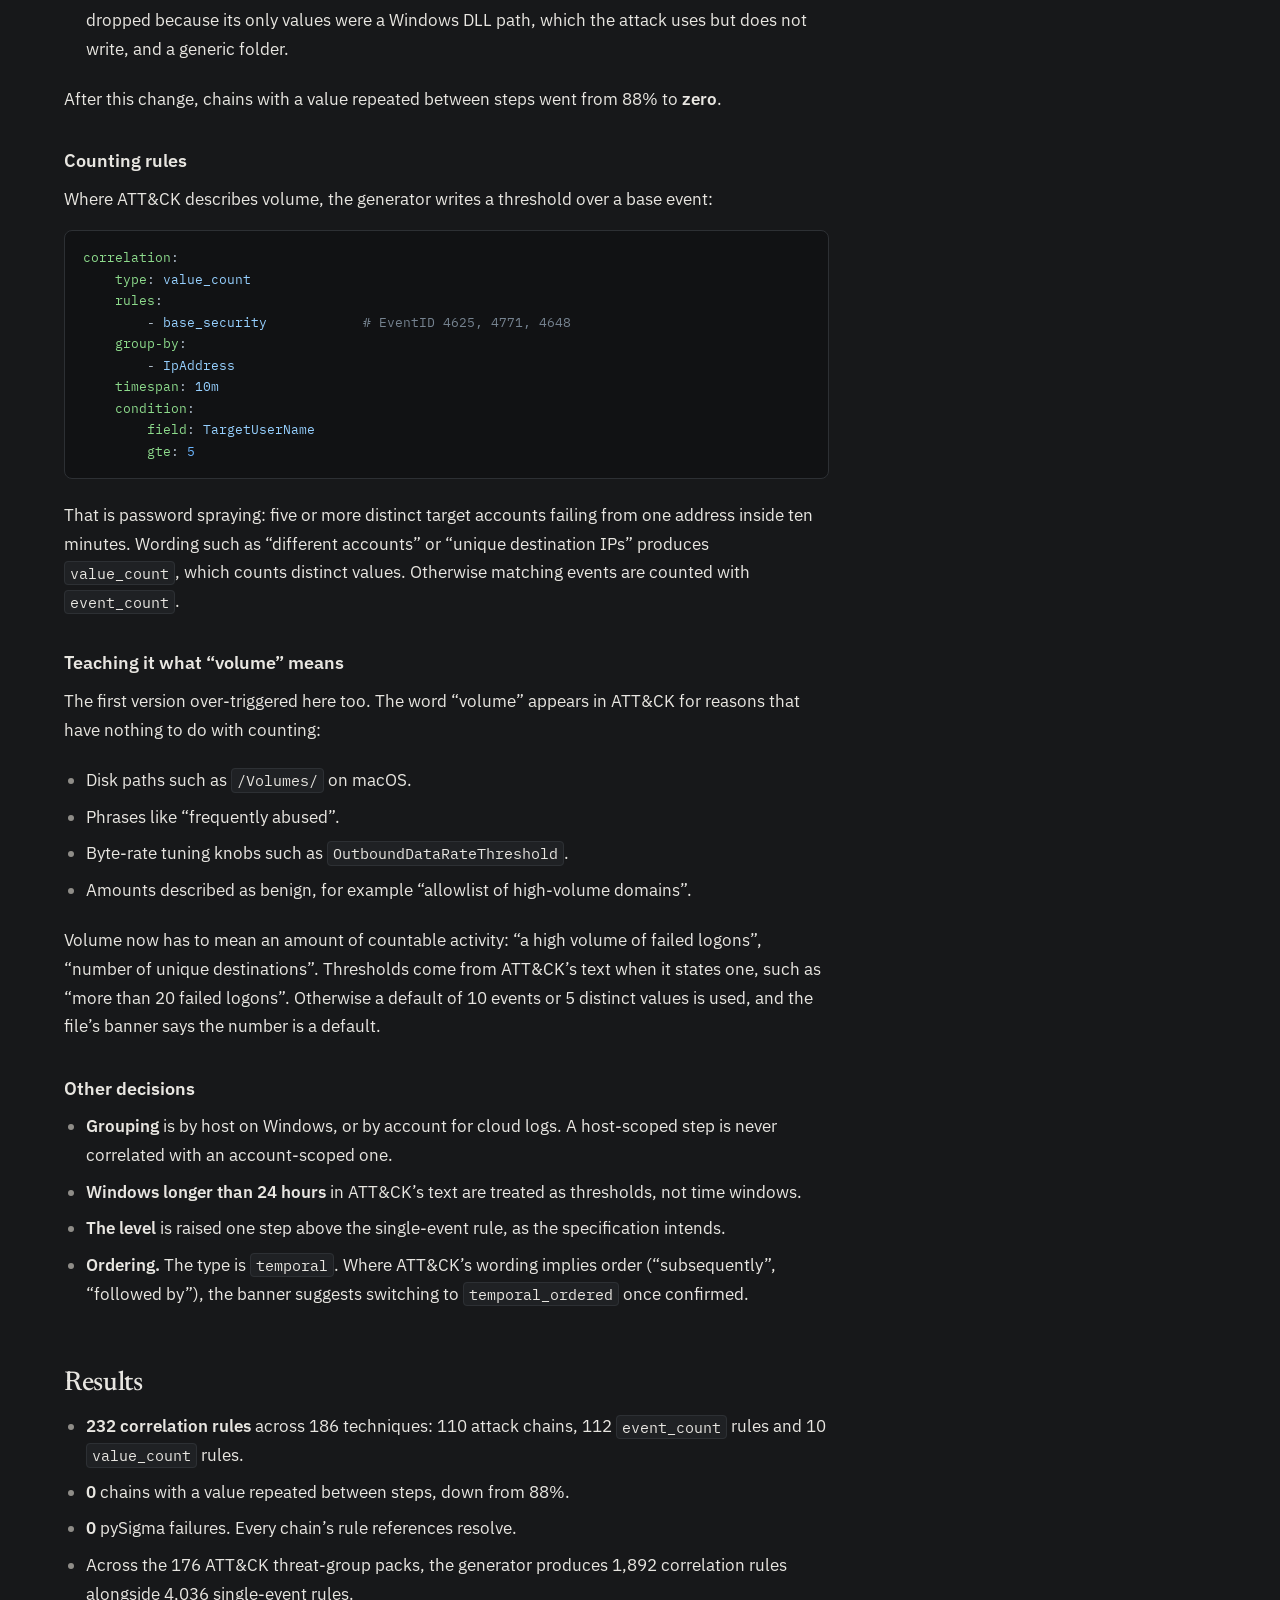
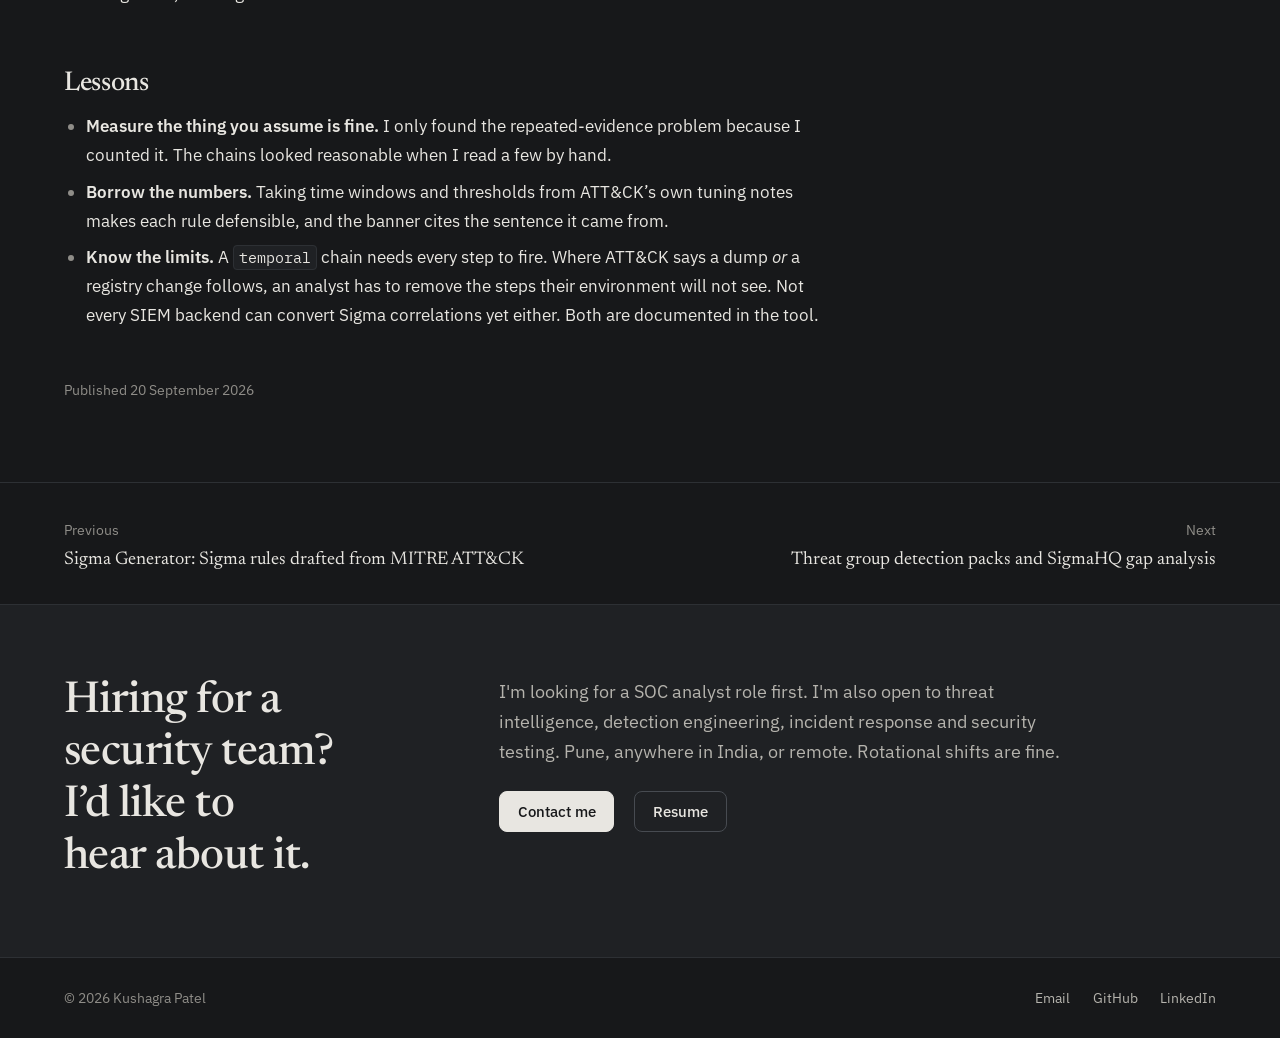
<file: projects/sigma-correlation-rules/index.html>
<!DOCTYPE html><html lang="en" data-theme="dark"> <head><meta charset="utf-8"><meta name="viewport" content="width=device-width, initial-scale=1"><script src="/theme.js"></script><title>Correlation rules for attack chains and thresholds | Kushagra Patel</title><meta name="description" content="Single-event rules miss attacks that are only suspicious as a sequence or a volume. I extended Sigma Generator to build Sigma correlation rules from ATT&amp;CK's multi-step analytics, producing 232 of them with no repeated evidence between steps."><meta name="author" content="Kushagra Patel"><link rel="canonical" href="https://kushagra-patel1011.github.io/projects/sigma-correlation-rules/"><meta property="og:type" content="article"><meta property="og:site_name" content="Kushagra Patel"><meta property="og:title" content="Correlation rules for attack chains and thresholds"><meta property="og:description" content="Single-event rules miss attacks that are only suspicious as a sequence or a volume. I extended Sigma Generator to build Sigma correlation rules from ATT&amp;CK's multi-step analytics, producing 232 of them with no repeated evidence between steps."><meta property="og:url" content="https://kushagra-patel1011.github.io/projects/sigma-correlation-rules/"><meta property="og:image" content="https://kushagra-patel1011.github.io/og.png"><meta property="article:published_time" content="2026-09-20T00:00:00.000Z"><meta name="twitter:card" content="summary_large_image"><meta name="theme-color" content="#17181a"><link rel="icon" type="image/svg+xml" href="/favicon.svg"><link rel="sitemap" href="/sitemap-index.xml"><link rel="alternate" type="application/rss+xml" title="Kushagra Patel | Blog" href="/rss.xml"><script type="application/ld+json">{"@context":"https://schema.org","@type":"Article","headline":"Correlation rules for attack chains and thresholds","description":"Single-event rules miss attacks that are only suspicious as a sequence or a volume. I extended Sigma Generator to build Sigma correlation rules from ATT&CK's multi-step analytics, producing 232 of them with no repeated evidence between steps.","datePublished":"2026-09-20T00:00:00.000Z","author":{"@type":"Person","name":"Kushagra Patel","url":"https://kushagra-patel1011.github.io"}}</script><link rel="stylesheet" href="/_astro/Base.6iyho4-z.css"><style>.article-head[data-astro-cid-ovxcmftc] h1[data-astro-cid-ovxcmftc]{max-width:22ch}.results[data-astro-cid-ovxcmftc]{list-style:none;display:grid;grid-template-columns:repeat(auto-fit,minmax(12rem,1fr));gap:0;margin-top:2.5rem;border-block:1px solid var(--line)}.results[data-astro-cid-ovxcmftc] li[data-astro-cid-ovxcmftc]{padding:1.4rem 1.5rem 1.4rem 0}.results__value[data-astro-cid-ovxcmftc]{display:block;font-family:var(--font-serif);font-size:clamp(2rem,3.4vw,2.75rem);line-height:1.1}.results__label[data-astro-cid-ovxcmftc]{display:block;margin-top:.4rem;font-size:.92rem;line-height:1.45;color:var(--text-muted);max-width:20rem}
</style></head> <body>  <a class="skip-link" href="#main">
Skip to content
</a> <header class="site-header" data-astro-cid-3ef6ksr2> <div class="wrap site-header__inner" data-astro-cid-3ef6ksr2> <a class="brand" href="/" aria-label="Kushagra Patel, home" data-astro-cid-3ef6ksr2> <span data-astro-cid-3ef6ksr2>Kushagra Patel</span> </a> <nav class="site-nav" aria-label="Primary" data-astro-cid-3ef6ksr2> <ul data-astro-cid-3ef6ksr2> <li data-astro-cid-3ef6ksr2> <a href="/projects/" aria-current="page" data-astro-cid-3ef6ksr2> Case studies </a> </li><li data-astro-cid-3ef6ksr2> <a href="/blog/" data-astro-cid-3ef6ksr2> Blog </a> </li><li data-astro-cid-3ef6ksr2> <a href="/about/" data-astro-cid-3ef6ksr2> About </a> </li><li data-astro-cid-3ef6ksr2> <a href="/resume/" data-astro-cid-3ef6ksr2> Resume </a> </li><li data-astro-cid-3ef6ksr2> <a href="/contact/" data-astro-cid-3ef6ksr2> Contact </a> </li> </ul> </nav> <button class="theme-toggle" type="button" data-theme-toggle aria-label="Switch colour theme" data-astro-cid-3ef6ksr2> <svg class="icon-sun" viewBox="0 0 24 24" width="18" height="18" aria-hidden="true" data-astro-cid-3ef6ksr2> <circle cx="12" cy="12" r="4" fill="none" stroke="currentColor" stroke-width="1.8" data-astro-cid-3ef6ksr2></circle> <path d="M12 2v2.5M12 19.5V22M2 12h2.5M19.5 12H22M4.9 4.9l1.8 1.8M17.3 17.3l1.8 1.8M4.9 19.1l1.8-1.8M17.3 6.7l1.8-1.8" fill="none" stroke="currentColor" stroke-width="1.8" stroke-linecap="round" data-astro-cid-3ef6ksr2></path> </svg> <svg class="icon-moon" viewBox="0 0 24 24" width="18" height="18" aria-hidden="true" data-astro-cid-3ef6ksr2> <path d="M20 14.5A8 8 0 0 1 9.5 4a8 8 0 1 0 10.5 10.5z" fill="none" stroke="currentColor" stroke-width="1.8" stroke-linejoin="round" data-astro-cid-3ef6ksr2></path> </svg> </button> </div> </header> <main id="main">  <article data-astro-cid-ovxcmftc> <header class="wrap article-head" data-astro-cid-ovxcmftc> <a class="back-link" href="/projects/" data-astro-cid-ovxcmftc>All case studies</a> <p class="eyebrow" style="margin-top:1.75rem" data-astro-cid-ovxcmftc> Detection Engineering <span data-astro-cid-ovxcmftc>  · Part of  <a href="/projects/sigma-generator-attack-to-sigma/" data-astro-cid-ovxcmftc>Sigma Generator: Sigma rules drafted from MITRE ATT&amp;CK</a> </span> </p> <h1 data-astro-cid-ovxcmftc>Correlation rules for attack chains and thresholds</h1> <p class="article-head__summary" data-astro-cid-ovxcmftc>Single-event rules miss attacks that are only suspicious as a sequence or a volume. I extended Sigma Generator to build Sigma correlation rules from ATT&amp;CK&#39;s multi-step analytics, producing 232 of them with no repeated evidence between steps.</p> <div class="btn-row" style="margin-top:1.75rem" data-astro-cid-ovxcmftc> <a class="btn" href="https://kushagra-patel1011.github.io/sigma-generator/" rel="noopener" data-astro-cid-ovxcmftc> Try it in the browser </a><a class="btn" href="https://github.com/kushagra-patel1011/sigma-generator" rel="noopener" data-astro-cid-ovxcmftc> Source on GitHub </a> </div> <ul class="results" aria-label="Key results" data-astro-cid-ovxcmftc> <li data-astro-cid-ovxcmftc> <span class="results__value" data-astro-cid-ovxcmftc>232</span> <span class="results__label" data-astro-cid-ovxcmftc>correlation rules across 186 techniques</span> </li><li data-astro-cid-ovxcmftc> <span class="results__value" data-astro-cid-ovxcmftc>88% to 0%</span> <span class="results__label" data-astro-cid-ovxcmftc>attack chains whose steps repeated the same values</span> </li><li data-astro-cid-ovxcmftc> <span class="results__value" data-astro-cid-ovxcmftc>0 of 3,302</span> <span class="results__label" data-astro-cid-ovxcmftc>SigmaHQ community rules that are correlation rules</span> </li> </ul> </header> <div class="wrap article-body" data-astro-cid-ovxcmftc> <div class="article-layout" data-astro-cid-ovxcmftc> <div data-astro-cid-ovxcmftc>  <div class="prose" data-astro-cid-ovxcmftc> <h2 id="problem">Problem</h2>
<p>A lot of attacker behaviour is not suspicious one event at a time.</p>
<ul>
<li><strong>Credential dumping</strong> is a process opening LSASS, <em>then</em> a dump command, <em>then</em> a file or registry change. Each event has benign explanations. The sequence within a few minutes on one host does not.</li>
<li><strong>Password spraying</strong> is not one failed logon. It is many ordinary failures from one source against many accounts.</li>
</ul>
<p>Sigma has a specification for this: correlation rules, which combine base rules over a time window. When I checked SigmaHQ’s community release r2026-07-01, it contained <strong>3,302 rules and no correlation rules at all</strong>. ATT&#x26;CK’s analytics, on the other hand, frequently describe multi-step behaviour and volume in plain language. That gap was the opportunity.</p>
<h2 id="approach">Approach</h2>
<ol>
<li>Find ATT&#x26;CK analytics that describe <strong>more than one log source</strong> for the same behaviour, and build a <code>temporal</code> chain from them.</li>
<li>Find analytics that describe <strong>volume</strong>, and build <code>event_count</code> or <code>value_count</code> rules.</li>
<li>Take the <strong>time window and threshold from ATT&#x26;CK’s own text</strong> wherever it states one.</li>
<li>Make each step carry independent evidence, and drop steps that do not.</li>
<li>Validate every correlation file with pySigma, which resolves the references between rules.</li>
</ol>
<h2 id="technical-details">Technical details</h2>
<h3 id="an-attack-chain">An attack chain</h3>
<p>ATT&#x26;CK analytic AN1030 describes LSASS credential dumping across several log sources. The generator writes one multi-document file: the correlation rule first, then a named base rule per step.</p>
<pre class="astro-code astro-code-themes github-light github-dark-dimmed" style="--shiki-light:#24292e;--shiki-dark:#adbac7;--shiki-light-bg:#fff;--shiki-dark-bg:#22272e; overflow-x: auto;" tabindex="0" data-language="yaml"><code><span class="line"><span style="--shiki-light:#22863A;--shiki-dark:#8DDB8C">title</span><span style="--shiki-light:#24292E;--shiki-dark:#ADBAC7">: </span><span style="--shiki-light:#032F62;--shiki-dark:#96D0FF">Potential LSASS Memory Attack Chain Via 3 Correlated Log Sources</span></span>
<span class="line"><span style="--shiki-light:#22863A;--shiki-dark:#8DDB8C">status</span><span style="--shiki-light:#24292E;--shiki-dark:#ADBAC7">: </span><span style="--shiki-light:#032F62;--shiki-dark:#96D0FF">experimental</span></span>
<span class="line"><span style="--shiki-light:#22863A;--shiki-dark:#8DDB8C">tags</span><span style="--shiki-light:#24292E;--shiki-dark:#ADBAC7">:</span></span>
<span class="line"><span style="--shiki-light:#24292E;--shiki-dark:#ADBAC7">    - </span><span style="--shiki-light:#032F62;--shiki-dark:#96D0FF">attack.credential-access</span></span>
<span class="line"><span style="--shiki-light:#24292E;--shiki-dark:#ADBAC7">    - </span><span style="--shiki-light:#032F62;--shiki-dark:#96D0FF">attack.t1003</span></span>
<span class="line"><span style="--shiki-light:#24292E;--shiki-dark:#ADBAC7">    - </span><span style="--shiki-light:#032F62;--shiki-dark:#96D0FF">attack.t1003.001</span></span>
<span class="line"><span style="--shiki-light:#22863A;--shiki-dark:#8DDB8C">correlation</span><span style="--shiki-light:#24292E;--shiki-dark:#ADBAC7">:</span></span>
<span class="line"><span style="--shiki-light:#22863A;--shiki-dark:#8DDB8C">    type</span><span style="--shiki-light:#24292E;--shiki-dark:#ADBAC7">: </span><span style="--shiki-light:#032F62;--shiki-dark:#96D0FF">temporal</span></span>
<span class="line"><span style="--shiki-light:#22863A;--shiki-dark:#8DDB8C">    rules</span><span style="--shiki-light:#24292E;--shiki-dark:#ADBAC7">:</span></span>
<span class="line"><span style="--shiki-light:#24292E;--shiki-dark:#ADBAC7">        - </span><span style="--shiki-light:#032F62;--shiki-dark:#96D0FF">step1_process_access</span></span>
<span class="line"><span style="--shiki-light:#24292E;--shiki-dark:#ADBAC7">        - </span><span style="--shiki-light:#032F62;--shiki-dark:#96D0FF">step2_process_creation</span></span>
<span class="line"><span style="--shiki-light:#24292E;--shiki-dark:#ADBAC7">        - </span><span style="--shiki-light:#032F62;--shiki-dark:#96D0FF">step3_registry_set</span></span>
<span class="line"><span style="--shiki-light:#22863A;--shiki-dark:#8DDB8C">    group-by</span><span style="--shiki-light:#24292E;--shiki-dark:#ADBAC7">:</span></span>
<span class="line"><span style="--shiki-light:#24292E;--shiki-dark:#ADBAC7">        - </span><span style="--shiki-light:#032F62;--shiki-dark:#96D0FF">Computer</span></span>
<span class="line"><span style="--shiki-light:#22863A;--shiki-dark:#8DDB8C">    timespan</span><span style="--shiki-light:#24292E;--shiki-dark:#ADBAC7">: </span><span style="--shiki-light:#032F62;--shiki-dark:#96D0FF">5m</span></span>
<span class="line"><span style="--shiki-light:#22863A;--shiki-dark:#8DDB8C">level</span><span style="--shiki-light:#24292E;--shiki-dark:#ADBAC7">: </span><span style="--shiki-light:#032F62;--shiki-dark:#96D0FF">critical</span></span>
<span class="line"><span style="--shiki-light:#6F42C1;--shiki-dark:#6CB6FF">---</span></span>
<span class="line"><span style="--shiki-light:#22863A;--shiki-dark:#8DDB8C">name</span><span style="--shiki-light:#24292E;--shiki-dark:#ADBAC7">: </span><span style="--shiki-light:#032F62;--shiki-dark:#96D0FF">step1_process_access</span></span>
<span class="line"><span style="--shiki-light:#22863A;--shiki-dark:#8DDB8C">logsource</span><span style="--shiki-light:#24292E;--shiki-dark:#ADBAC7">:</span></span>
<span class="line"><span style="--shiki-light:#22863A;--shiki-dark:#8DDB8C">    category</span><span style="--shiki-light:#24292E;--shiki-dark:#ADBAC7">: </span><span style="--shiki-light:#032F62;--shiki-dark:#96D0FF">process_access</span></span>
<span class="line"><span style="--shiki-light:#22863A;--shiki-dark:#8DDB8C">    product</span><span style="--shiki-light:#24292E;--shiki-dark:#ADBAC7">: </span><span style="--shiki-light:#032F62;--shiki-dark:#96D0FF">windows</span></span>
<span class="line"><span style="--shiki-light:#22863A;--shiki-dark:#8DDB8C">detection</span><span style="--shiki-light:#24292E;--shiki-dark:#ADBAC7">:</span></span>
<span class="line"><span style="--shiki-light:#22863A;--shiki-dark:#8DDB8C">    selection_target</span><span style="--shiki-light:#24292E;--shiki-dark:#ADBAC7">:</span></span>
<span class="line"><span style="--shiki-light:#22863A;--shiki-dark:#8DDB8C">        TargetImage|endswith</span><span style="--shiki-light:#24292E;--shiki-dark:#ADBAC7">:</span></span>
<span class="line"><span style="--shiki-light:#24292E;--shiki-dark:#ADBAC7">            - </span><span style="--shiki-light:#032F62;--shiki-dark:#96D0FF">'\lsass.exe'</span></span>
<span class="line"><span style="--shiki-light:#22863A;--shiki-dark:#8DDB8C">    selection_indicator_source</span><span style="--shiki-light:#24292E;--shiki-dark:#ADBAC7">:</span></span>
<span class="line"><span style="--shiki-light:#22863A;--shiki-dark:#8DDB8C">        SourceImage|endswith</span><span style="--shiki-light:#24292E;--shiki-dark:#ADBAC7">:</span></span>
<span class="line"><span style="--shiki-light:#24292E;--shiki-dark:#ADBAC7">            - </span><span style="--shiki-light:#032F62;--shiki-dark:#96D0FF">'\mimikatz.exe'</span></span>
<span class="line"><span style="--shiki-light:#24292E;--shiki-dark:#ADBAC7">            - </span><span style="--shiki-light:#032F62;--shiki-dark:#96D0FF">'\procdump.exe'</span></span>
<span class="line"><span style="--shiki-light:#24292E;--shiki-dark:#ADBAC7">            - </span><span style="--shiki-light:#032F62;--shiki-dark:#96D0FF">'\rundll32.exe'</span></span>
<span class="line"><span style="--shiki-light:#24292E;--shiki-dark:#ADBAC7">            - </span><span style="--shiki-light:#032F62;--shiki-dark:#96D0FF">'\werfault.exe'</span></span>
<span class="line"><span style="--shiki-light:#22863A;--shiki-dark:#8DDB8C">    selection_indicator_access</span><span style="--shiki-light:#24292E;--shiki-dark:#ADBAC7">:</span></span>
<span class="line"><span style="--shiki-light:#22863A;--shiki-dark:#8DDB8C">        GrantedAccess</span><span style="--shiki-light:#24292E;--shiki-dark:#ADBAC7">:</span></span>
<span class="line"><span style="--shiki-light:#24292E;--shiki-dark:#ADBAC7">            - </span><span style="--shiki-light:#032F62;--shiki-dark:#96D0FF">'0x1f0fff'</span></span>
<span class="line"><span style="--shiki-light:#22863A;--shiki-dark:#8DDB8C">    condition</span><span style="--shiki-light:#24292E;--shiki-dark:#ADBAC7">: </span><span style="--shiki-light:#032F62;--shiki-dark:#96D0FF">selection_target and 1 of selection_indicator_*</span></span>
<span class="line"><span style="--shiki-light:#6F42C1;--shiki-dark:#6CB6FF">---</span></span>
<span class="line"><span style="--shiki-light:#22863A;--shiki-dark:#8DDB8C">name</span><span style="--shiki-light:#24292E;--shiki-dark:#ADBAC7">: </span><span style="--shiki-light:#032F62;--shiki-dark:#96D0FF">step2_process_creation</span></span>
<span class="line"><span style="--shiki-light:#22863A;--shiki-dark:#8DDB8C">logsource</span><span style="--shiki-light:#24292E;--shiki-dark:#ADBAC7">:</span></span>
<span class="line"><span style="--shiki-light:#22863A;--shiki-dark:#8DDB8C">    category</span><span style="--shiki-light:#24292E;--shiki-dark:#ADBAC7">: </span><span style="--shiki-light:#032F62;--shiki-dark:#96D0FF">process_creation</span></span>
<span class="line"><span style="--shiki-light:#22863A;--shiki-dark:#8DDB8C">    product</span><span style="--shiki-light:#24292E;--shiki-dark:#ADBAC7">: </span><span style="--shiki-light:#032F62;--shiki-dark:#96D0FF">windows</span></span>
<span class="line"><span style="--shiki-light:#22863A;--shiki-dark:#8DDB8C">detection</span><span style="--shiki-light:#24292E;--shiki-dark:#ADBAC7">:</span></span>
<span class="line"><span style="--shiki-light:#22863A;--shiki-dark:#8DDB8C">    selection_indicator_content</span><span style="--shiki-light:#24292E;--shiki-dark:#ADBAC7">:</span></span>
<span class="line"><span style="--shiki-light:#22863A;--shiki-dark:#8DDB8C">        CommandLine|contains</span><span style="--shiki-light:#24292E;--shiki-dark:#ADBAC7">:</span></span>
<span class="line"><span style="--shiki-light:#24292E;--shiki-dark:#ADBAC7">            - </span><span style="--shiki-light:#032F62;--shiki-dark:#96D0FF">comsvcs.dll</span></span>
<span class="line"><span style="--shiki-light:#24292E;--shiki-dark:#ADBAC7">            - </span><span style="--shiki-light:#032F62;--shiki-dark:#96D0FF">Invoke-Mimikatz</span></span>
<span class="line"><span style="--shiki-light:#22863A;--shiki-dark:#8DDB8C">    condition</span><span style="--shiki-light:#24292E;--shiki-dark:#ADBAC7">: </span><span style="--shiki-light:#032F62;--shiki-dark:#96D0FF">selection_indicator_content</span></span></code></pre>
<p>The five-minute window is not my guess. It comes from ATT&#x26;CK’s tuning note for that analytic, which gives the time between LSASS access and dump file creation as an example of five minutes.</p>
<h3 id="the-bug-that-made-chains-meaningless">The bug that made chains meaningless</h3>
<p>My first implementation had a serious flaw that I only found by measuring: <strong>in 88% of chains, the steps repeated the same values.</strong> If step one matches <code>lsass.exe</code> in a process-access event and step two matches <code>lsass.exe</code> as command-line text, the “chain” is the same evidence counted twice. It looks like correlation and adds nothing.</p>
<p>The fix was a set of rules for how evidence is assigned:</p>
<ul>
<li><strong>Values are claimed once.</strong> <code>lsass.exe</code> belongs to the process-access step, so it is not reused in the next one. Subject values (the registry key, the accessed process, the file) go to the step whose telemetry actually records them.</li>
<li><strong>A step must be behavioural.</strong> A step left with only its event type or only generic values is dropped.</li>
<li><strong>Fewer than two steps left means no chain.</strong> In the example above, a fourth dump-file step was dropped because its only values were a Windows DLL path, which the attack uses but does not write, and a generic folder.</li>
</ul>
<p>After this change, chains with a value repeated between steps went from 88% to <strong>zero</strong>.</p>
<h3 id="counting-rules">Counting rules</h3>
<p>Where ATT&#x26;CK describes volume, the generator writes a threshold over a base event:</p>
<pre class="astro-code astro-code-themes github-light github-dark-dimmed" style="--shiki-light:#24292e;--shiki-dark:#adbac7;--shiki-light-bg:#fff;--shiki-dark-bg:#22272e; overflow-x: auto;" tabindex="0" data-language="yaml"><code><span class="line"><span style="--shiki-light:#22863A;--shiki-dark:#8DDB8C">correlation</span><span style="--shiki-light:#24292E;--shiki-dark:#ADBAC7">:</span></span>
<span class="line"><span style="--shiki-light:#22863A;--shiki-dark:#8DDB8C">    type</span><span style="--shiki-light:#24292E;--shiki-dark:#ADBAC7">: </span><span style="--shiki-light:#032F62;--shiki-dark:#96D0FF">value_count</span></span>
<span class="line"><span style="--shiki-light:#22863A;--shiki-dark:#8DDB8C">    rules</span><span style="--shiki-light:#24292E;--shiki-dark:#ADBAC7">:</span></span>
<span class="line"><span style="--shiki-light:#24292E;--shiki-dark:#ADBAC7">        - </span><span style="--shiki-light:#032F62;--shiki-dark:#96D0FF">base_security</span><span style="--shiki-light:#6A737D;--shiki-dark:#768390">            # EventID 4625, 4771, 4648</span></span>
<span class="line"><span style="--shiki-light:#22863A;--shiki-dark:#8DDB8C">    group-by</span><span style="--shiki-light:#24292E;--shiki-dark:#ADBAC7">:</span></span>
<span class="line"><span style="--shiki-light:#24292E;--shiki-dark:#ADBAC7">        - </span><span style="--shiki-light:#032F62;--shiki-dark:#96D0FF">IpAddress</span></span>
<span class="line"><span style="--shiki-light:#22863A;--shiki-dark:#8DDB8C">    timespan</span><span style="--shiki-light:#24292E;--shiki-dark:#ADBAC7">: </span><span style="--shiki-light:#032F62;--shiki-dark:#96D0FF">10m</span></span>
<span class="line"><span style="--shiki-light:#22863A;--shiki-dark:#8DDB8C">    condition</span><span style="--shiki-light:#24292E;--shiki-dark:#ADBAC7">:</span></span>
<span class="line"><span style="--shiki-light:#22863A;--shiki-dark:#8DDB8C">        field</span><span style="--shiki-light:#24292E;--shiki-dark:#ADBAC7">: </span><span style="--shiki-light:#032F62;--shiki-dark:#96D0FF">TargetUserName</span></span>
<span class="line"><span style="--shiki-light:#22863A;--shiki-dark:#8DDB8C">        gte</span><span style="--shiki-light:#24292E;--shiki-dark:#ADBAC7">: </span><span style="--shiki-light:#005CC5;--shiki-dark:#6CB6FF">5</span></span></code></pre>
<p>That is password spraying: five or more distinct target accounts failing from one address inside ten minutes. Wording such as “different accounts” or “unique destination IPs” produces <code>value_count</code>, which counts distinct values. Otherwise matching events are counted with <code>event_count</code>.</p>
<h3 id="teaching-it-what-volume-means">Teaching it what “volume” means</h3>
<p>The first version over-triggered here too. The word “volume” appears in ATT&#x26;CK for reasons that have nothing to do with counting:</p>
<ul>
<li>Disk paths such as <code>/Volumes/</code> on macOS.</li>
<li>Phrases like “frequently abused”.</li>
<li>Byte-rate tuning knobs such as <code>OutboundDataRateThreshold</code>.</li>
<li>Amounts described as benign, for example “allowlist of high-volume domains”.</li>
</ul>
<p>Volume now has to mean an amount of countable activity: “a high volume of failed logons”, “number of unique destinations”. Thresholds come from ATT&#x26;CK’s text when it states one, such as “more than 20 failed logons”. Otherwise a default of 10 events or 5 distinct values is used, and the file’s banner says the number is a default.</p>
<h3 id="other-decisions">Other decisions</h3>
<ul>
<li><strong>Grouping</strong> is by host on Windows, or by account for cloud logs. A host-scoped step is never correlated with an account-scoped one.</li>
<li><strong>Windows longer than 24 hours</strong> in ATT&#x26;CK’s text are treated as thresholds, not time windows.</li>
<li><strong>The level</strong> is raised one step above the single-event rule, as the specification intends.</li>
<li><strong>Ordering.</strong> The type is <code>temporal</code>. Where ATT&#x26;CK’s wording implies order (“subsequently”, “followed by”), the banner suggests switching to <code>temporal_ordered</code> once confirmed.</li>
</ul>
<h2 id="results">Results</h2>
<ul>
<li><strong>232 correlation rules</strong> across 186 techniques: 110 attack chains, 112 <code>event_count</code> rules and 10 <code>value_count</code> rules.</li>
<li><strong>0</strong> chains with a value repeated between steps, down from 88%.</li>
<li><strong>0</strong> pySigma failures. Every chain’s rule references resolve.</li>
<li>Across the 176 ATT&#x26;CK threat-group packs, the generator produces 1,892 correlation rules alongside 4,036 single-event rules.</li>
</ul>
<h2 id="lessons">Lessons</h2>
<ul>
<li><strong>Measure the thing you assume is fine.</strong> I only found the repeated-evidence problem because I counted it. The chains looked reasonable when I read a few by hand.</li>
<li><strong>Borrow the numbers.</strong> Taking time windows and thresholds from ATT&#x26;CK’s own tuning notes makes each rule defensible, and the banner cites the sentence it came from.</li>
<li><strong>Know the limits.</strong> A <code>temporal</code> chain needs every step to fire. Where ATT&#x26;CK says a dump <em>or</em> a registry change follows, an analyst has to remove the steps their environment will not see. Not every SIEM backend can convert Sigma correlations yet either. Both are documented in the tool.</li>
</ul> </div> <p class="article-meta" style="margin-top:3rem" data-astro-cid-ovxcmftc> <span data-astro-cid-ovxcmftc>Published 20 September 2026</span> </p> </div> <aside class="article-side" data-astro-cid-ovxcmftc> <nav class="side-block side-toc" aria-label="On this page" data-astro-cid-ovxcmftc> <h2 class="side-title" data-astro-cid-ovxcmftc>On this page</h2> <ul class="toc" data-astro-cid-ovxcmftc> <li data-astro-cid-ovxcmftc> <a href="#problem" data-astro-cid-ovxcmftc>Problem</a> </li><li data-astro-cid-ovxcmftc> <a href="#approach" data-astro-cid-ovxcmftc>Approach</a> </li><li data-astro-cid-ovxcmftc> <a href="#technical-details" data-astro-cid-ovxcmftc>Technical details</a> </li><li data-astro-cid-ovxcmftc> <a href="#results" data-astro-cid-ovxcmftc>Results</a> </li><li data-astro-cid-ovxcmftc> <a href="#lessons" data-astro-cid-ovxcmftc>Lessons</a> </li> </ul> </nav>  <div class="side-block" data-astro-cid-ovxcmftc> <h2 class="side-title" data-astro-cid-ovxcmftc>Details</h2> <dl class="side-facts" data-astro-cid-ovxcmftc> <div data-astro-cid-ovxcmftc> <dt data-astro-cid-ovxcmftc>Role</dt> <dd data-astro-cid-ovxcmftc>Sole author</dd> </div><div data-astro-cid-ovxcmftc> <dt data-astro-cid-ovxcmftc>Timeline</dt> <dd data-astro-cid-ovxcmftc>September 2026, part of Sigma Generator</dd> </div><div data-astro-cid-ovxcmftc> <dt data-astro-cid-ovxcmftc>Environment</dt> <dd data-astro-cid-ovxcmftc>Sigma correlation specification, ATT&amp;CK Enterprise v19.2, SigmaHQ release r2026-07-01</dd> </div> <div data-astro-cid-ovxcmftc> <dt data-astro-cid-ovxcmftc>Tools</dt> <dd data-astro-cid-ovxcmftc> <ul class="chips" data-astro-cid-ovxcmftc> <li class="chip" data-astro-cid-ovxcmftc>Python</li><li class="chip" data-astro-cid-ovxcmftc>Sigma correlation rules</li><li class="chip" data-astro-cid-ovxcmftc>pySigma</li><li class="chip" data-astro-cid-ovxcmftc>MITRE ATT&amp;CK</li> </ul> </dd> </div> <div data-astro-cid-ovxcmftc> <dt data-astro-cid-ovxcmftc>ATT&amp;CK</dt> <dd data-astro-cid-ovxcmftc> <ul class="chips" data-astro-cid-ovxcmftc> <li data-astro-cid-ovxcmftc> <a class="chip" href="https://attack.mitre.org/techniques/T1003/001/" rel="noopener" data-astro-cid-ovxcmftc> T1003.001 LSASS Memory </a> </li><li data-astro-cid-ovxcmftc> <a class="chip" href="https://attack.mitre.org/techniques/T1110/003/" rel="noopener" data-astro-cid-ovxcmftc> T1110.003 Password Spraying </a> </li> </ul> </dd> </div>  </dl> </div> </aside> </div> </div> <nav class="wrap pager" aria-label="More case studies" data-astro-cid-ovxcmftc> <a href="/projects/sigma-generator-attack-to-sigma/" data-astro-cid-ovxcmftc> <span class="eyebrow" data-astro-cid-ovxcmftc>Previous</span> <span class="pager__title" data-astro-cid-ovxcmftc>Sigma Generator: Sigma rules drafted from MITRE ATT&amp;CK</span> </a> <a class="pager__next" href="/projects/threat-packs-gap-analysis-stix/" data-astro-cid-ovxcmftc> <span class="eyebrow" data-astro-cid-ovxcmftc>Next</span> <span class="pager__title" data-astro-cid-ovxcmftc>Threat group detection packs and SigmaHQ gap analysis</span> </a> </nav> </article> <section class="cta" aria-labelledby="cta-title"> <div class="wrap cta__inner split"> <div class="split__lead"> <h2 id="cta-title"> Hiring for a security team? I’d like to hear about it. </h2> </div> <div> <p> I&#39;m looking for a SOC analyst role first. I&#39;m also open to threat intelligence, detection engineering, incident response and security testing. Pune, anywhere in India, or remote. Rotational shifts are fine. </p> <div class="btn-row"> <a class="btn btn--primary" href="/contact/">Contact me</a> <a class="btn" href="/resume/">Resume</a> </div> </div> </div> </section>  </main> <footer class="site-footer" data-astro-cid-sz7xmlte> <div class="wrap site-footer__inner" data-astro-cid-sz7xmlte> <p class="site-footer__copy" data-astro-cid-sz7xmlte>&copy; 2026 Kushagra Patel</p> <ul class="site-footer__links" data-astro-cid-sz7xmlte> <li data-astro-cid-sz7xmlte><a href="mailto:kushagrapatel11oct@gmail.com" data-astro-cid-sz7xmlte>Email</a></li> <li data-astro-cid-sz7xmlte> <a href="https://github.com/kushagra-patel1011" rel="me noopener" data-astro-cid-sz7xmlte> GitHub </a> </li><li data-astro-cid-sz7xmlte> <a href="https://www.linkedin.com/in/kushagra-patel" rel="me noopener" data-astro-cid-sz7xmlte> LinkedIn </a> </li> </ul> </div> </footer>  </body></html>
</file>
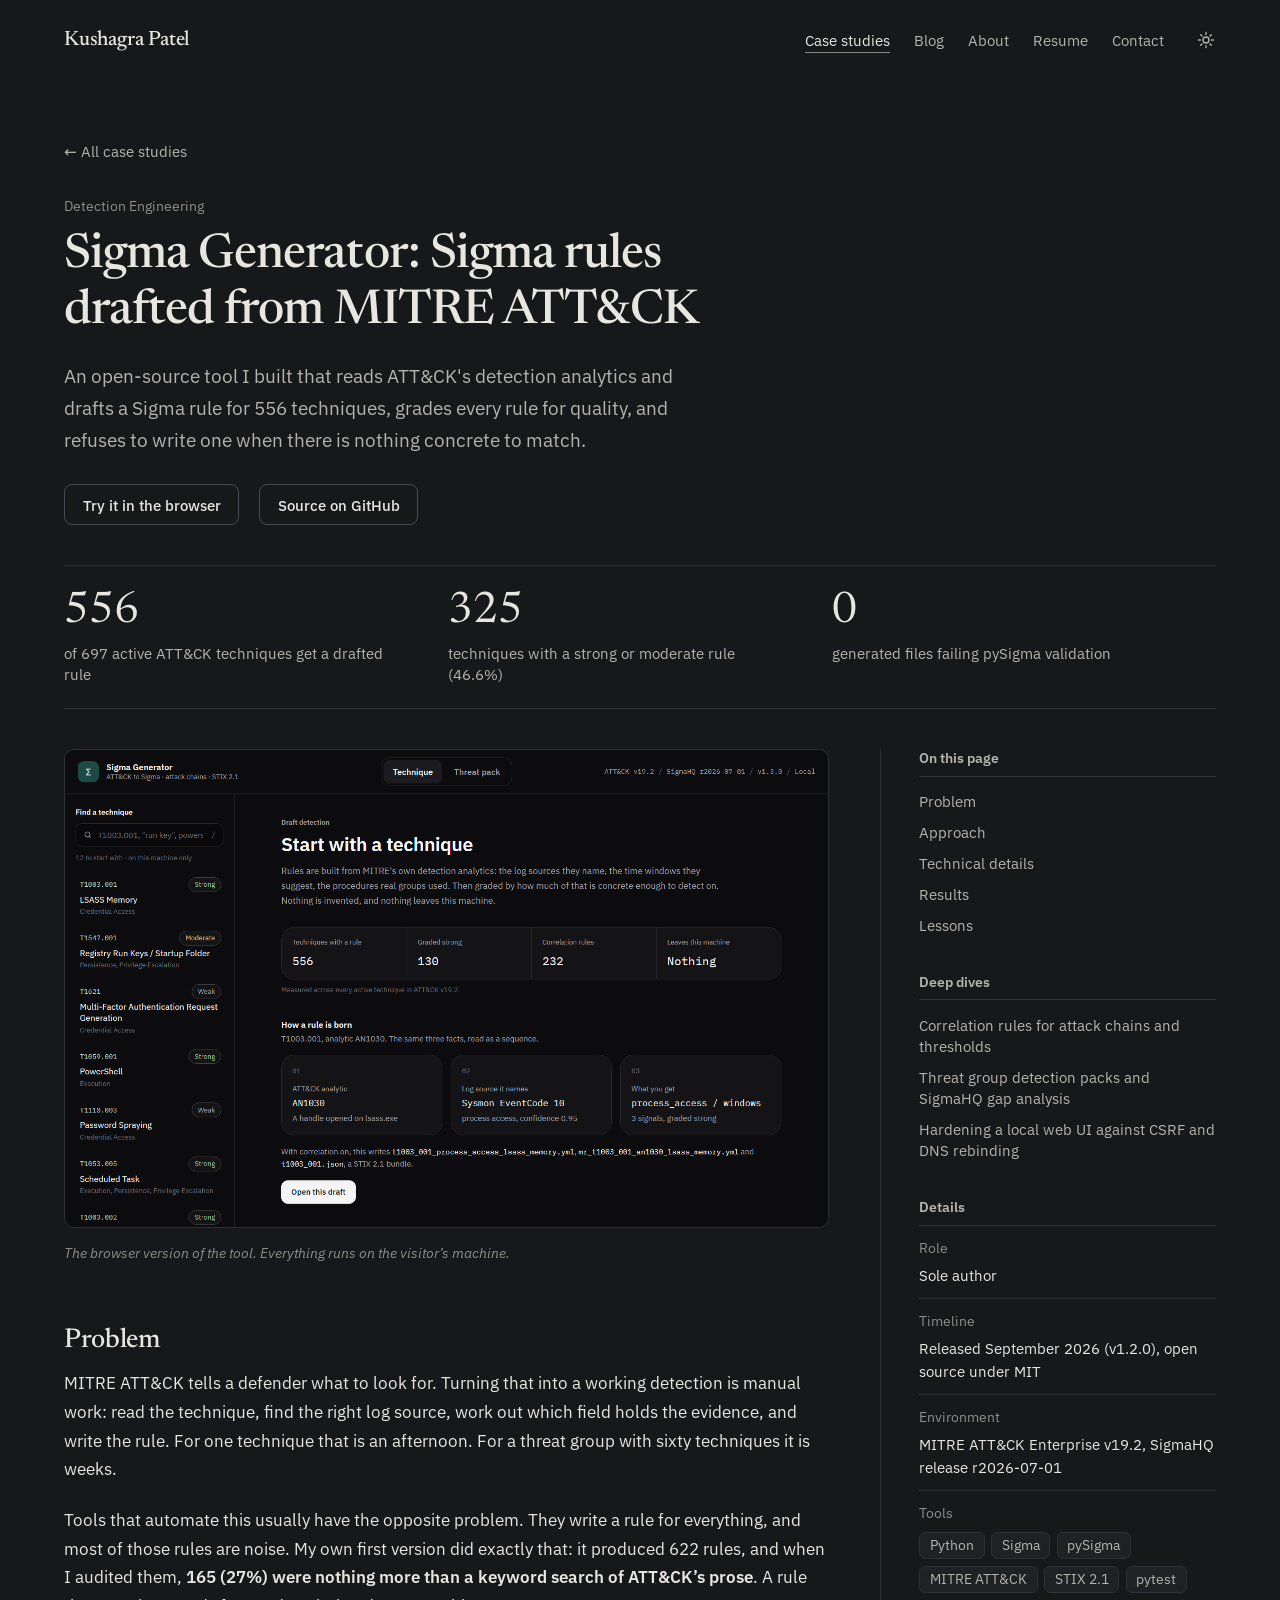
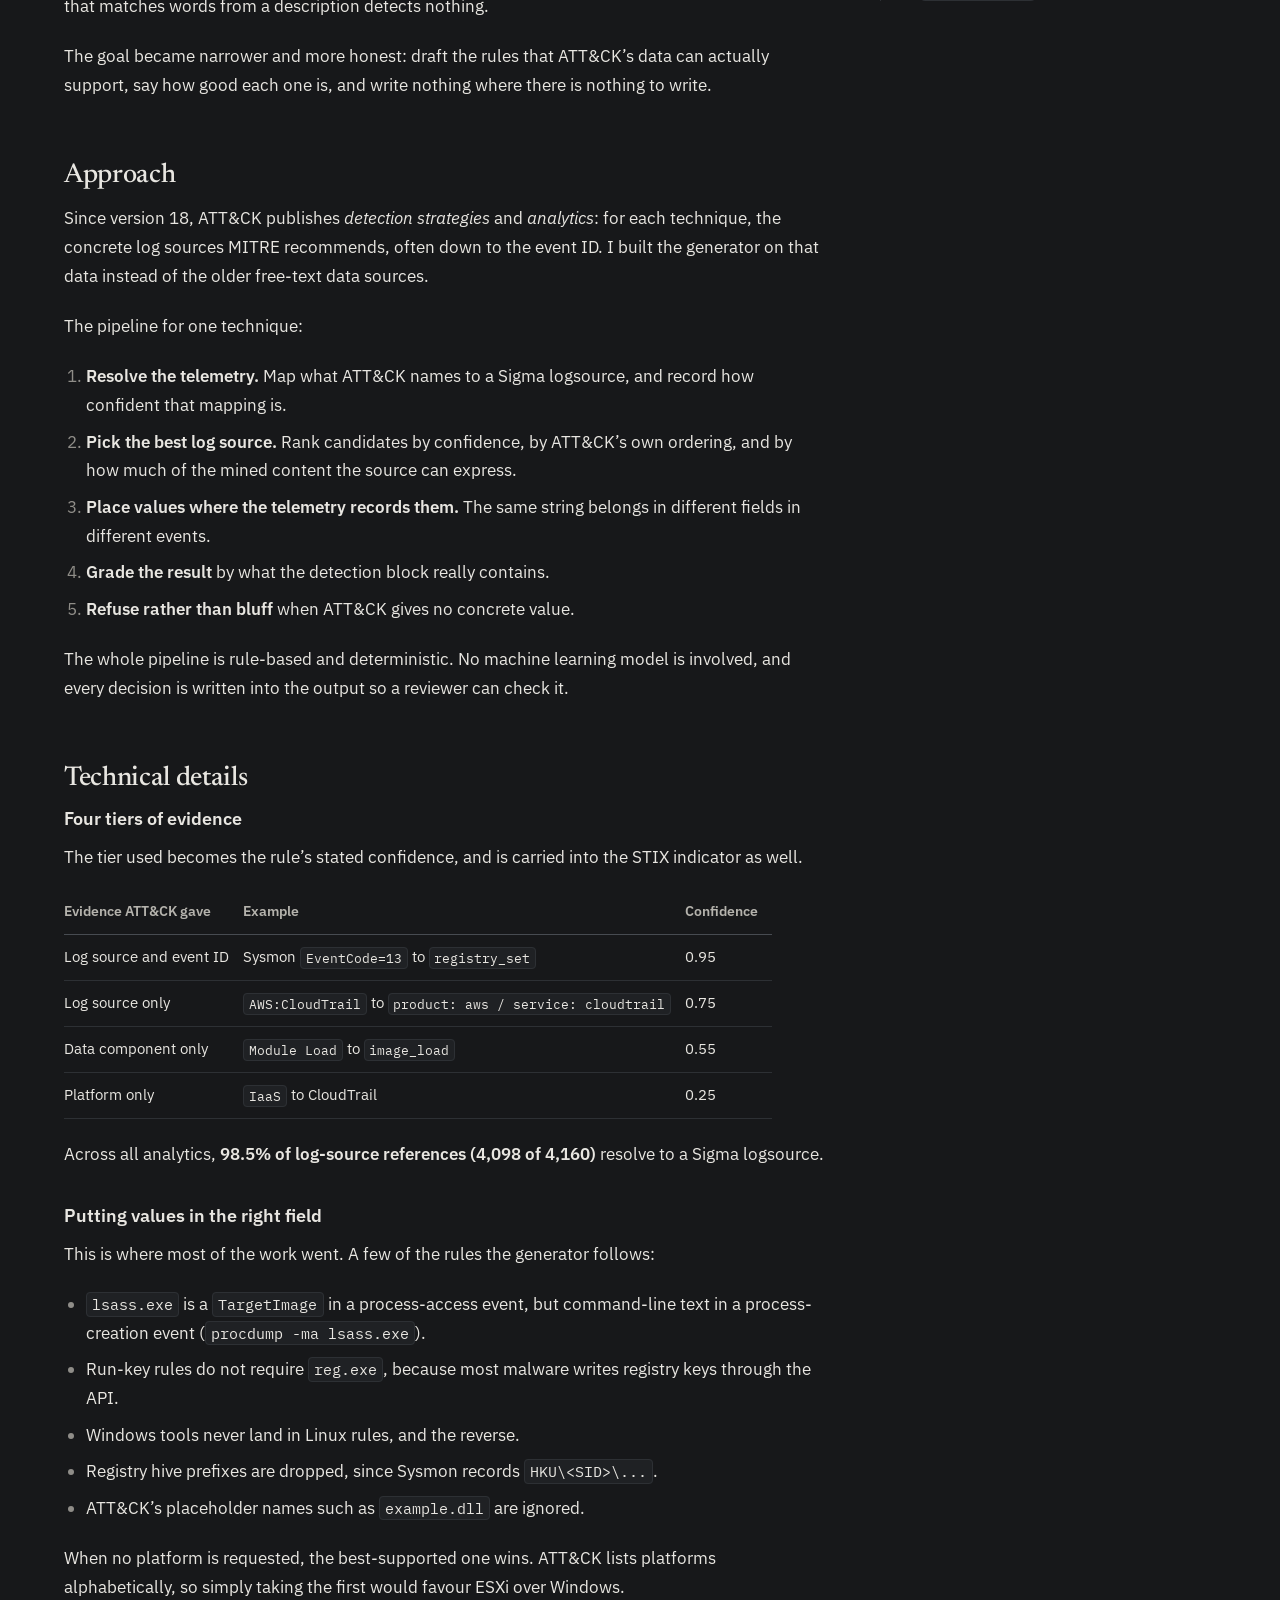
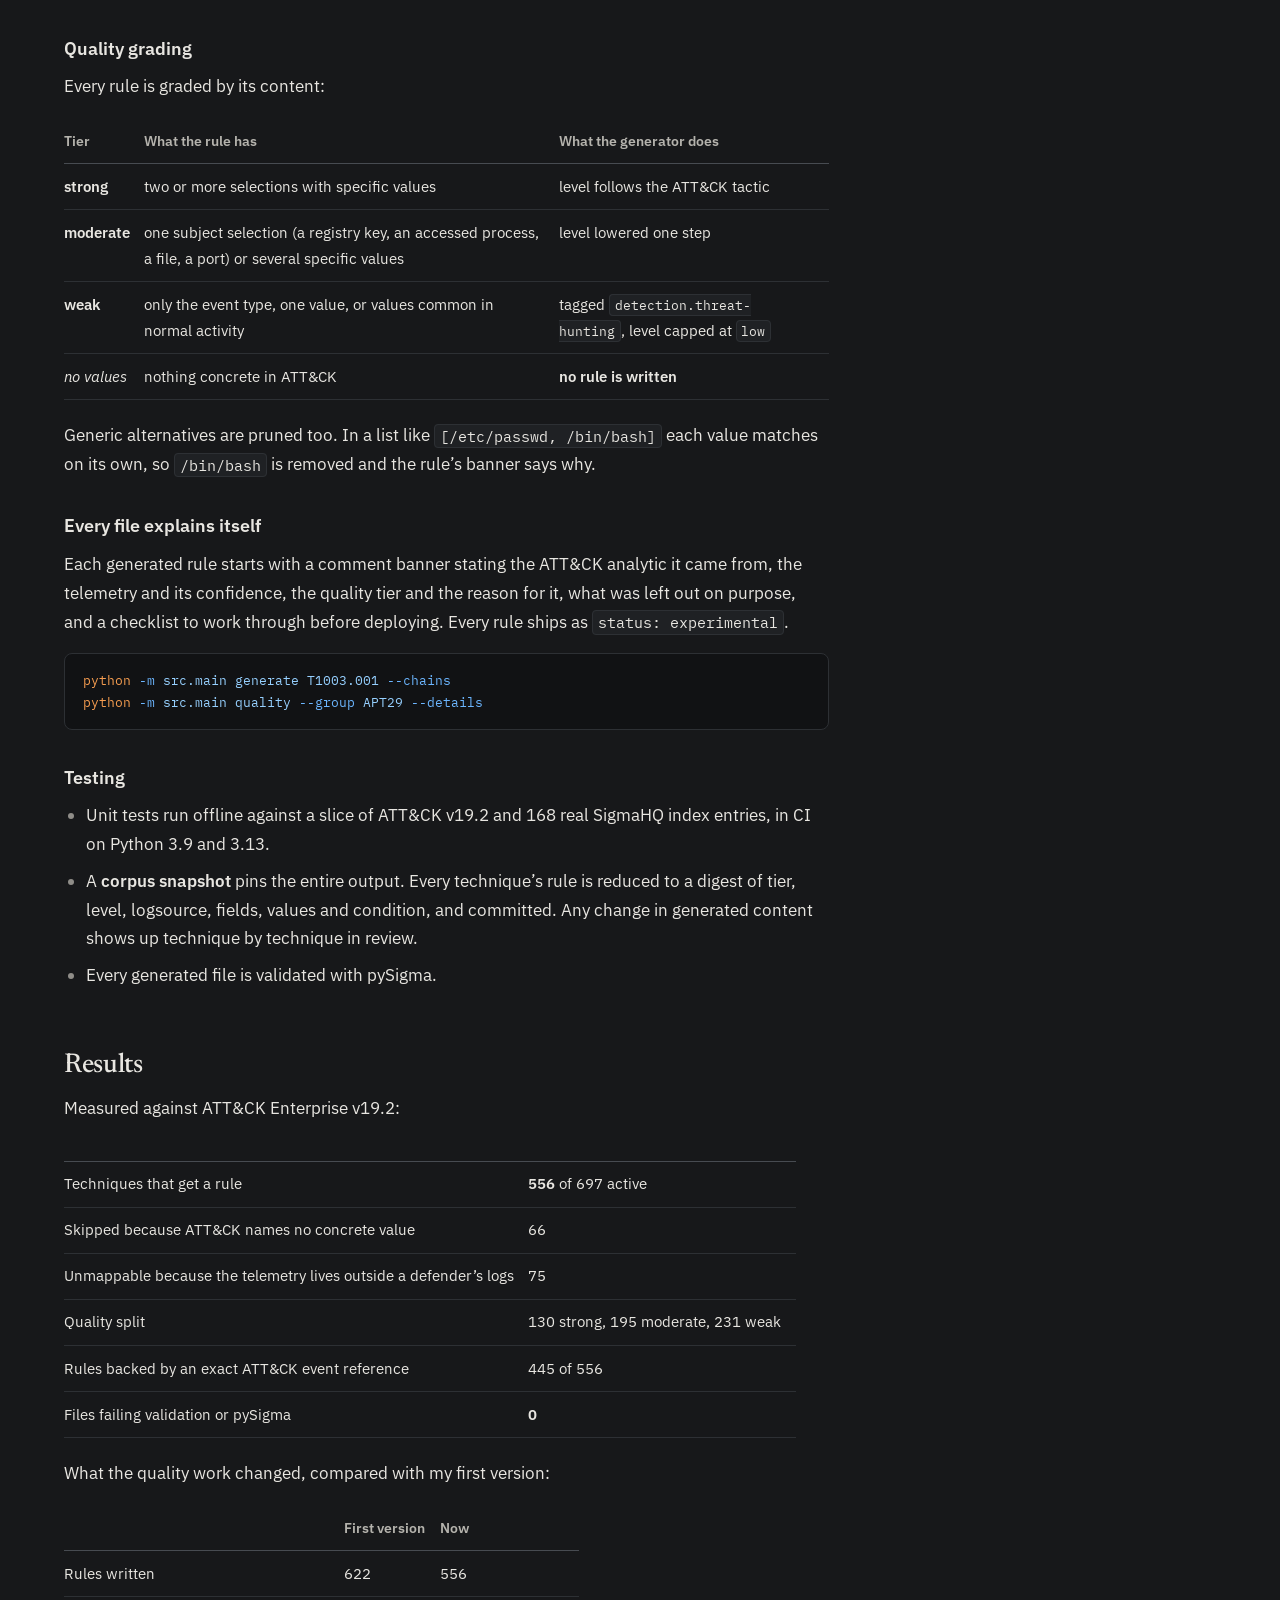
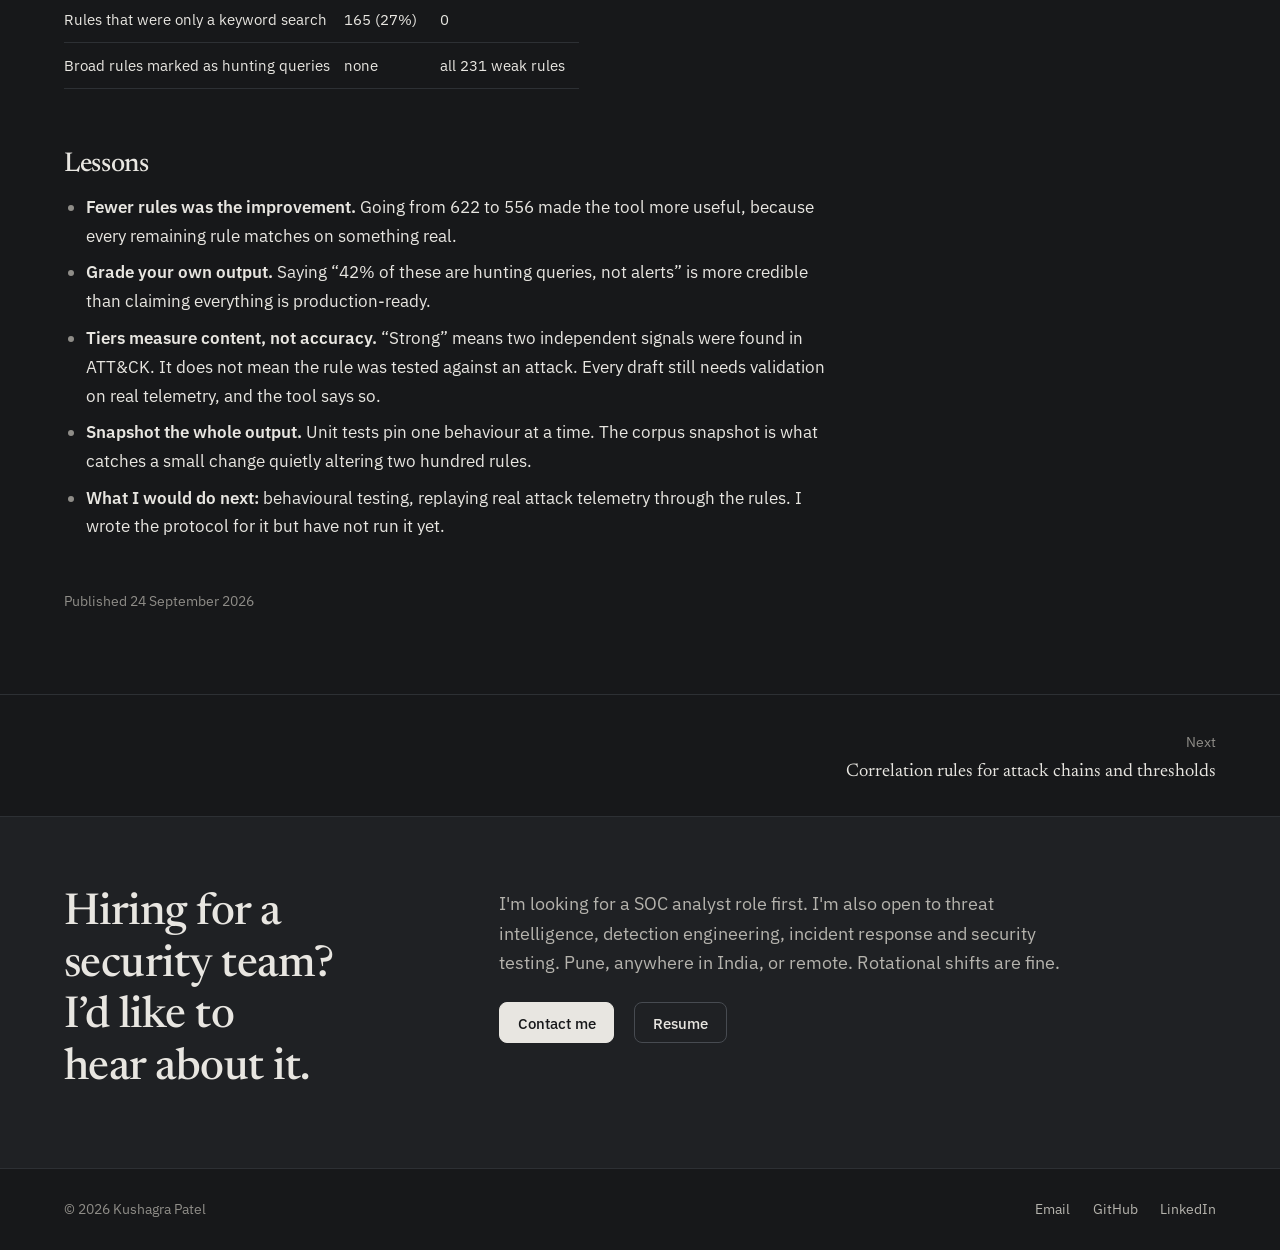
<file: projects/sigma-generator-attack-to-sigma/index.html>
<!DOCTYPE html><html lang="en" data-theme="dark"> <head><meta charset="utf-8"><meta name="viewport" content="width=device-width, initial-scale=1"><script src="/theme.js"></script><title>Sigma Generator: Sigma rules drafted from MITRE ATT&amp;CK | Kushagra Patel</title><meta name="description" content="An open-source tool I built that reads ATT&amp;CK's detection analytics and drafts a Sigma rule for 556 techniques, grades every rule for quality, and refuses to write one when there is nothing concrete to match."><meta name="author" content="Kushagra Patel"><link rel="canonical" href="https://kushagra-patel1011.github.io/projects/sigma-generator-attack-to-sigma/"><meta property="og:type" content="article"><meta property="og:site_name" content="Kushagra Patel"><meta property="og:title" content="Sigma Generator: Sigma rules drafted from MITRE ATT&amp;CK"><meta property="og:description" content="An open-source tool I built that reads ATT&amp;CK's detection analytics and drafts a Sigma rule for 556 techniques, grades every rule for quality, and refuses to write one when there is nothing concrete to match."><meta property="og:url" content="https://kushagra-patel1011.github.io/projects/sigma-generator-attack-to-sigma/"><meta property="og:image" content="https://kushagra-patel1011.github.io/og.png"><meta property="article:published_time" content="2026-09-24T00:00:00.000Z"><meta name="twitter:card" content="summary_large_image"><meta name="theme-color" content="#17181a"><link rel="icon" type="image/svg+xml" href="/favicon.svg"><link rel="sitemap" href="/sitemap-index.xml"><link rel="alternate" type="application/rss+xml" title="Kushagra Patel | Blog" href="/rss.xml"><script type="application/ld+json">{"@context":"https://schema.org","@type":"Article","headline":"Sigma Generator: Sigma rules drafted from MITRE ATT&CK","description":"An open-source tool I built that reads ATT&CK's detection analytics and drafts a Sigma rule for 556 techniques, grades every rule for quality, and refuses to write one when there is nothing concrete to match.","datePublished":"2026-09-24T00:00:00.000Z","author":{"@type":"Person","name":"Kushagra Patel","url":"https://kushagra-patel1011.github.io"}}</script><link rel="stylesheet" href="/_astro/Base.6iyho4-z.css"><style>.article-head[data-astro-cid-ovxcmftc] h1[data-astro-cid-ovxcmftc]{max-width:22ch}.results[data-astro-cid-ovxcmftc]{list-style:none;display:grid;grid-template-columns:repeat(auto-fit,minmax(12rem,1fr));gap:0;margin-top:2.5rem;border-block:1px solid var(--line)}.results[data-astro-cid-ovxcmftc] li[data-astro-cid-ovxcmftc]{padding:1.4rem 1.5rem 1.4rem 0}.results__value[data-astro-cid-ovxcmftc]{display:block;font-family:var(--font-serif);font-size:clamp(2rem,3.4vw,2.75rem);line-height:1.1}.results__label[data-astro-cid-ovxcmftc]{display:block;margin-top:.4rem;font-size:.92rem;line-height:1.45;color:var(--text-muted);max-width:20rem}
</style></head> <body>  <a class="skip-link" href="#main">
Skip to content
</a> <header class="site-header" data-astro-cid-3ef6ksr2> <div class="wrap site-header__inner" data-astro-cid-3ef6ksr2> <a class="brand" href="/" aria-label="Kushagra Patel, home" data-astro-cid-3ef6ksr2> <span data-astro-cid-3ef6ksr2>Kushagra Patel</span> </a> <nav class="site-nav" aria-label="Primary" data-astro-cid-3ef6ksr2> <ul data-astro-cid-3ef6ksr2> <li data-astro-cid-3ef6ksr2> <a href="/projects/" aria-current="page" data-astro-cid-3ef6ksr2> Case studies </a> </li><li data-astro-cid-3ef6ksr2> <a href="/blog/" data-astro-cid-3ef6ksr2> Blog </a> </li><li data-astro-cid-3ef6ksr2> <a href="/about/" data-astro-cid-3ef6ksr2> About </a> </li><li data-astro-cid-3ef6ksr2> <a href="/resume/" data-astro-cid-3ef6ksr2> Resume </a> </li><li data-astro-cid-3ef6ksr2> <a href="/contact/" data-astro-cid-3ef6ksr2> Contact </a> </li> </ul> </nav> <button class="theme-toggle" type="button" data-theme-toggle aria-label="Switch colour theme" data-astro-cid-3ef6ksr2> <svg class="icon-sun" viewBox="0 0 24 24" width="18" height="18" aria-hidden="true" data-astro-cid-3ef6ksr2> <circle cx="12" cy="12" r="4" fill="none" stroke="currentColor" stroke-width="1.8" data-astro-cid-3ef6ksr2></circle> <path d="M12 2v2.5M12 19.5V22M2 12h2.5M19.5 12H22M4.9 4.9l1.8 1.8M17.3 17.3l1.8 1.8M4.9 19.1l1.8-1.8M17.3 6.7l1.8-1.8" fill="none" stroke="currentColor" stroke-width="1.8" stroke-linecap="round" data-astro-cid-3ef6ksr2></path> </svg> <svg class="icon-moon" viewBox="0 0 24 24" width="18" height="18" aria-hidden="true" data-astro-cid-3ef6ksr2> <path d="M20 14.5A8 8 0 0 1 9.5 4a8 8 0 1 0 10.5 10.5z" fill="none" stroke="currentColor" stroke-width="1.8" stroke-linejoin="round" data-astro-cid-3ef6ksr2></path> </svg> </button> </div> </header> <main id="main">  <article data-astro-cid-ovxcmftc> <header class="wrap article-head" data-astro-cid-ovxcmftc> <a class="back-link" href="/projects/" data-astro-cid-ovxcmftc>All case studies</a> <p class="eyebrow" style="margin-top:1.75rem" data-astro-cid-ovxcmftc> Detection Engineering  </p> <h1 data-astro-cid-ovxcmftc>Sigma Generator: Sigma rules drafted from MITRE ATT&amp;CK</h1> <p class="article-head__summary" data-astro-cid-ovxcmftc>An open-source tool I built that reads ATT&amp;CK&#39;s detection analytics and drafts a Sigma rule for 556 techniques, grades every rule for quality, and refuses to write one when there is nothing concrete to match.</p> <div class="btn-row" style="margin-top:1.75rem" data-astro-cid-ovxcmftc> <a class="btn" href="https://kushagra-patel1011.github.io/sigma-generator/" rel="noopener" data-astro-cid-ovxcmftc> Try it in the browser </a><a class="btn" href="https://github.com/kushagra-patel1011/sigma-generator" rel="noopener" data-astro-cid-ovxcmftc> Source on GitHub </a> </div> <ul class="results" aria-label="Key results" data-astro-cid-ovxcmftc> <li data-astro-cid-ovxcmftc> <span class="results__value" data-astro-cid-ovxcmftc>556</span> <span class="results__label" data-astro-cid-ovxcmftc>of 697 active ATT&amp;CK techniques get a drafted rule</span> </li><li data-astro-cid-ovxcmftc> <span class="results__value" data-astro-cid-ovxcmftc>325</span> <span class="results__label" data-astro-cid-ovxcmftc>techniques with a strong or moderate rule (46.6%)</span> </li><li data-astro-cid-ovxcmftc> <span class="results__value" data-astro-cid-ovxcmftc>0</span> <span class="results__label" data-astro-cid-ovxcmftc>generated files failing pySigma validation</span> </li> </ul> </header> <div class="wrap article-body" data-astro-cid-ovxcmftc> <div class="article-layout" data-astro-cid-ovxcmftc> <div data-astro-cid-ovxcmftc>  <div class="prose" data-astro-cid-ovxcmftc> <p><img src="/images/sigma-generator-demo.png" alt="The Sigma Generator web interface: a technique search on the left, coverage numbers and the three steps from ATT&#x26;CK analytic to Sigma rule on the right."></p>
<p><em>The browser version of the tool. Everything runs on the visitor’s machine.</em></p>
<h2 id="problem">Problem</h2>
<p>MITRE ATT&#x26;CK tells a defender what to look for. Turning that into a working detection is manual work: read the technique, find the right log source, work out which field holds the evidence, and write the rule. For one technique that is an afternoon. For a threat group with sixty techniques it is weeks.</p>
<p>Tools that automate this usually have the opposite problem. They write a rule for everything, and most of those rules are noise. My own first version did exactly that: it produced 622 rules, and when I audited them, <strong>165 (27%) were nothing more than a keyword search of ATT&#x26;CK’s prose</strong>. A rule that matches words from a description detects nothing.</p>
<p>The goal became narrower and more honest: draft the rules that ATT&#x26;CK’s data can actually support, say how good each one is, and write nothing where there is nothing to write.</p>
<h2 id="approach">Approach</h2>
<p>Since version 18, ATT&#x26;CK publishes <em>detection strategies</em> and <em>analytics</em>: for each technique, the concrete log sources MITRE recommends, often down to the event ID. I built the generator on that data instead of the older free-text data sources.</p>
<p>The pipeline for one technique:</p>
<ol>
<li><strong>Resolve the telemetry.</strong> Map what ATT&#x26;CK names to a Sigma logsource, and record how confident that mapping is.</li>
<li><strong>Pick the best log source.</strong> Rank candidates by confidence, by ATT&#x26;CK’s own ordering, and by how much of the mined content the source can express.</li>
<li><strong>Place values where the telemetry records them.</strong> The same string belongs in different fields in different events.</li>
<li><strong>Grade the result</strong> by what the detection block really contains.</li>
<li><strong>Refuse rather than bluff</strong> when ATT&#x26;CK gives no concrete value.</li>
</ol>
<p>The whole pipeline is rule-based and deterministic. No machine learning model is involved, and every decision is written into the output so a reviewer can check it.</p>
<h2 id="technical-details">Technical details</h2>
<h3 id="four-tiers-of-evidence">Four tiers of evidence</h3>
<p>The tier used becomes the rule’s stated confidence, and is carried into the STIX indicator as well.</p>
<table>
<thead>
<tr>
<th>Evidence ATT&#x26;CK gave</th>
<th>Example</th>
<th>Confidence</th>
</tr>
</thead>
<tbody>
<tr>
<td>Log source and event ID</td>
<td>Sysmon <code>EventCode=13</code> to <code>registry_set</code></td>
<td>0.95</td>
</tr>
<tr>
<td>Log source only</td>
<td><code>AWS:CloudTrail</code> to <code>product: aws / service: cloudtrail</code></td>
<td>0.75</td>
</tr>
<tr>
<td>Data component only</td>
<td><code>Module Load</code> to <code>image_load</code></td>
<td>0.55</td>
</tr>
<tr>
<td>Platform only</td>
<td><code>IaaS</code> to CloudTrail</td>
<td>0.25</td>
</tr>
</tbody>
</table>
<p>Across all analytics, <strong>98.5% of log-source references (4,098 of 4,160)</strong> resolve to a Sigma logsource.</p>
<h3 id="putting-values-in-the-right-field">Putting values in the right field</h3>
<p>This is where most of the work went. A few of the rules the generator follows:</p>
<ul>
<li><code>lsass.exe</code> is a <code>TargetImage</code> in a process-access event, but command-line text in a process-creation event (<code>procdump -ma lsass.exe</code>).</li>
<li>Run-key rules do not require <code>reg.exe</code>, because most malware writes registry keys through the API.</li>
<li>Windows tools never land in Linux rules, and the reverse.</li>
<li>Registry hive prefixes are dropped, since Sysmon records <code>HKU\&#x3C;SID>\...</code>.</li>
<li>ATT&#x26;CK’s placeholder names such as <code>example.dll</code> are ignored.</li>
</ul>
<p>When no platform is requested, the best-supported one wins. ATT&#x26;CK lists platforms alphabetically, so simply taking the first would favour ESXi over Windows.</p>
<h3 id="quality-grading">Quality grading</h3>
<p>Every rule is graded by its content:</p>
<table>
<thead>
<tr>
<th>Tier</th>
<th>What the rule has</th>
<th>What the generator does</th>
</tr>
</thead>
<tbody>
<tr>
<td><strong>strong</strong></td>
<td>two or more selections with specific values</td>
<td>level follows the ATT&#x26;CK tactic</td>
</tr>
<tr>
<td><strong>moderate</strong></td>
<td>one subject selection (a registry key, an accessed process, a file, a port) or several specific values</td>
<td>level lowered one step</td>
</tr>
<tr>
<td><strong>weak</strong></td>
<td>only the event type, one value, or values common in normal activity</td>
<td>tagged <code>detection.threat-hunting</code>, level capped at <code>low</code></td>
</tr>
<tr>
<td><em>no values</em></td>
<td>nothing concrete in ATT&#x26;CK</td>
<td><strong>no rule is written</strong></td>
</tr>
</tbody>
</table>
<p>Generic alternatives are pruned too. In a list like <code>[/etc/passwd, /bin/bash]</code> each value matches on its own, so <code>/bin/bash</code> is removed and the rule’s banner says why.</p>
<h3 id="every-file-explains-itself">Every file explains itself</h3>
<p>Each generated rule starts with a comment banner stating the ATT&#x26;CK analytic it came from, the telemetry and its confidence, the quality tier and the reason for it, what was left out on purpose, and a checklist to work through before deploying. Every rule ships as <code>status: experimental</code>.</p>
<pre class="astro-code astro-code-themes github-light github-dark-dimmed" style="--shiki-light:#24292e;--shiki-dark:#adbac7;--shiki-light-bg:#fff;--shiki-dark-bg:#22272e; overflow-x: auto;" tabindex="0" data-language="bash"><code><span class="line"><span style="--shiki-light:#6F42C1;--shiki-dark:#F69D50">python</span><span style="--shiki-light:#005CC5;--shiki-dark:#6CB6FF"> -m</span><span style="--shiki-light:#032F62;--shiki-dark:#96D0FF"> src.main</span><span style="--shiki-light:#032F62;--shiki-dark:#96D0FF"> generate</span><span style="--shiki-light:#032F62;--shiki-dark:#96D0FF"> T1003.001</span><span style="--shiki-light:#005CC5;--shiki-dark:#6CB6FF"> --chains</span></span>
<span class="line"><span style="--shiki-light:#6F42C1;--shiki-dark:#F69D50">python</span><span style="--shiki-light:#005CC5;--shiki-dark:#6CB6FF"> -m</span><span style="--shiki-light:#032F62;--shiki-dark:#96D0FF"> src.main</span><span style="--shiki-light:#032F62;--shiki-dark:#96D0FF"> quality</span><span style="--shiki-light:#005CC5;--shiki-dark:#6CB6FF"> --group</span><span style="--shiki-light:#032F62;--shiki-dark:#96D0FF"> APT29</span><span style="--shiki-light:#005CC5;--shiki-dark:#6CB6FF"> --details</span></span></code></pre>
<h3 id="testing">Testing</h3>
<ul>
<li>Unit tests run offline against a slice of ATT&#x26;CK v19.2 and 168 real SigmaHQ index entries, in CI on Python 3.9 and 3.13.</li>
<li>A <strong>corpus snapshot</strong> pins the entire output. Every technique’s rule is reduced to a digest of tier, level, logsource, fields, values and condition, and committed. Any change in generated content shows up technique by technique in review.</li>
<li>Every generated file is validated with pySigma.</li>
</ul>
<h2 id="results">Results</h2>
<p>Measured against ATT&#x26;CK Enterprise v19.2:</p>
<table>
<thead>
<tr>
<th></th>
<th></th>
</tr>
</thead>
<tbody>
<tr>
<td>Techniques that get a rule</td>
<td><strong>556</strong> of 697 active</td>
</tr>
<tr>
<td>Skipped because ATT&#x26;CK names no concrete value</td>
<td>66</td>
</tr>
<tr>
<td>Unmappable because the telemetry lives outside a defender’s logs</td>
<td>75</td>
</tr>
<tr>
<td>Quality split</td>
<td>130 strong, 195 moderate, 231 weak</td>
</tr>
<tr>
<td>Rules backed by an exact ATT&#x26;CK event reference</td>
<td>445 of 556</td>
</tr>
<tr>
<td>Files failing validation or pySigma</td>
<td><strong>0</strong></td>
</tr>
</tbody>
</table>
<p>What the quality work changed, compared with my first version:</p>
<table>
<thead>
<tr>
<th></th>
<th>First version</th>
<th>Now</th>
</tr>
</thead>
<tbody>
<tr>
<td>Rules written</td>
<td>622</td>
<td>556</td>
</tr>
<tr>
<td>Rules that were only a keyword search</td>
<td>165 (27%)</td>
<td>0</td>
</tr>
<tr>
<td>Broad rules marked as hunting queries</td>
<td>none</td>
<td>all 231 weak rules</td>
</tr>
</tbody>
</table>
<h2 id="lessons">Lessons</h2>
<ul>
<li><strong>Fewer rules was the improvement.</strong> Going from 622 to 556 made the tool more useful, because every remaining rule matches on something real.</li>
<li><strong>Grade your own output.</strong> Saying “42% of these are hunting queries, not alerts” is more credible than claiming everything is production-ready.</li>
<li><strong>Tiers measure content, not accuracy.</strong> “Strong” means two independent signals were found in ATT&#x26;CK. It does not mean the rule was tested against an attack. Every draft still needs validation on real telemetry, and the tool says so.</li>
<li><strong>Snapshot the whole output.</strong> Unit tests pin one behaviour at a time. The corpus snapshot is what catches a small change quietly altering two hundred rules.</li>
<li><strong>What I would do next:</strong> behavioural testing, replaying real attack telemetry through the rules. I wrote the protocol for it but have not run it yet.</li>
</ul> </div> <p class="article-meta" style="margin-top:3rem" data-astro-cid-ovxcmftc> <span data-astro-cid-ovxcmftc>Published 24 September 2026</span> </p> </div> <aside class="article-side" data-astro-cid-ovxcmftc> <nav class="side-block side-toc" aria-label="On this page" data-astro-cid-ovxcmftc> <h2 class="side-title" data-astro-cid-ovxcmftc>On this page</h2> <ul class="toc" data-astro-cid-ovxcmftc> <li data-astro-cid-ovxcmftc> <a href="#problem" data-astro-cid-ovxcmftc>Problem</a> </li><li data-astro-cid-ovxcmftc> <a href="#approach" data-astro-cid-ovxcmftc>Approach</a> </li><li data-astro-cid-ovxcmftc> <a href="#technical-details" data-astro-cid-ovxcmftc>Technical details</a> </li><li data-astro-cid-ovxcmftc> <a href="#results" data-astro-cid-ovxcmftc>Results</a> </li><li data-astro-cid-ovxcmftc> <a href="#lessons" data-astro-cid-ovxcmftc>Lessons</a> </li> </ul> </nav> <nav class="side-block" aria-label="Deep dives" data-astro-cid-ovxcmftc> <h2 class="side-title" data-astro-cid-ovxcmftc>Deep dives</h2> <ul class="toc" data-astro-cid-ovxcmftc> <li data-astro-cid-ovxcmftc> <a href="/projects/sigma-correlation-rules/" data-astro-cid-ovxcmftc>Correlation rules for attack chains and thresholds</a> </li><li data-astro-cid-ovxcmftc> <a href="/projects/threat-packs-gap-analysis-stix/" data-astro-cid-ovxcmftc>Threat group detection packs and SigmaHQ gap analysis</a> </li><li data-astro-cid-ovxcmftc> <a href="/projects/hardening-local-web-ui-browser-build/" data-astro-cid-ovxcmftc>Hardening a local web UI against CSRF and DNS rebinding</a> </li> </ul> </nav> <div class="side-block" data-astro-cid-ovxcmftc> <h2 class="side-title" data-astro-cid-ovxcmftc>Details</h2> <dl class="side-facts" data-astro-cid-ovxcmftc> <div data-astro-cid-ovxcmftc> <dt data-astro-cid-ovxcmftc>Role</dt> <dd data-astro-cid-ovxcmftc>Sole author</dd> </div><div data-astro-cid-ovxcmftc> <dt data-astro-cid-ovxcmftc>Timeline</dt> <dd data-astro-cid-ovxcmftc>Released September 2026 (v1.2.0), open source under MIT</dd> </div><div data-astro-cid-ovxcmftc> <dt data-astro-cid-ovxcmftc>Environment</dt> <dd data-astro-cid-ovxcmftc>MITRE ATT&amp;CK Enterprise v19.2, SigmaHQ release r2026-07-01</dd> </div> <div data-astro-cid-ovxcmftc> <dt data-astro-cid-ovxcmftc>Tools</dt> <dd data-astro-cid-ovxcmftc> <ul class="chips" data-astro-cid-ovxcmftc> <li class="chip" data-astro-cid-ovxcmftc>Python</li><li class="chip" data-astro-cid-ovxcmftc>Sigma</li><li class="chip" data-astro-cid-ovxcmftc>pySigma</li><li class="chip" data-astro-cid-ovxcmftc>MITRE ATT&amp;CK</li><li class="chip" data-astro-cid-ovxcmftc>STIX 2.1</li><li class="chip" data-astro-cid-ovxcmftc>pytest</li><li class="chip" data-astro-cid-ovxcmftc>GitHub Actions</li> </ul> </dd> </div> <div data-astro-cid-ovxcmftc> <dt data-astro-cid-ovxcmftc>ATT&amp;CK</dt> <dd data-astro-cid-ovxcmftc> <ul class="chips" data-astro-cid-ovxcmftc> <li data-astro-cid-ovxcmftc> <a class="chip" href="https://attack.mitre.org/techniques/T1003/001/" rel="noopener" data-astro-cid-ovxcmftc> T1003.001 LSASS Memory </a> </li><li data-astro-cid-ovxcmftc> <a class="chip" href="https://attack.mitre.org/techniques/T1547/001/" rel="noopener" data-astro-cid-ovxcmftc> T1547.001 Registry Run Keys / Startup Folder </a> </li> </ul> </dd> </div>  </dl> </div> </aside> </div> </div> <nav class="wrap pager" aria-label="More case studies" data-astro-cid-ovxcmftc>  <a class="pager__next" href="/projects/sigma-correlation-rules/" data-astro-cid-ovxcmftc> <span class="eyebrow" data-astro-cid-ovxcmftc>Next</span> <span class="pager__title" data-astro-cid-ovxcmftc>Correlation rules for attack chains and thresholds</span> </a> </nav> </article> <section class="cta" aria-labelledby="cta-title"> <div class="wrap cta__inner split"> <div class="split__lead"> <h2 id="cta-title"> Hiring for a security team? I’d like to hear about it. </h2> </div> <div> <p> I&#39;m looking for a SOC analyst role first. I&#39;m also open to threat intelligence, detection engineering, incident response and security testing. Pune, anywhere in India, or remote. Rotational shifts are fine. </p> <div class="btn-row"> <a class="btn btn--primary" href="/contact/">Contact me</a> <a class="btn" href="/resume/">Resume</a> </div> </div> </div> </section>  </main> <footer class="site-footer" data-astro-cid-sz7xmlte> <div class="wrap site-footer__inner" data-astro-cid-sz7xmlte> <p class="site-footer__copy" data-astro-cid-sz7xmlte>&copy; 2026 Kushagra Patel</p> <ul class="site-footer__links" data-astro-cid-sz7xmlte> <li data-astro-cid-sz7xmlte><a href="mailto:kushagrapatel11oct@gmail.com" data-astro-cid-sz7xmlte>Email</a></li> <li data-astro-cid-sz7xmlte> <a href="https://github.com/kushagra-patel1011" rel="me noopener" data-astro-cid-sz7xmlte> GitHub </a> </li><li data-astro-cid-sz7xmlte> <a href="https://www.linkedin.com/in/kushagra-patel" rel="me noopener" data-astro-cid-sz7xmlte> LinkedIn </a> </li> </ul> </div> </footer>  </body></html>
</file>
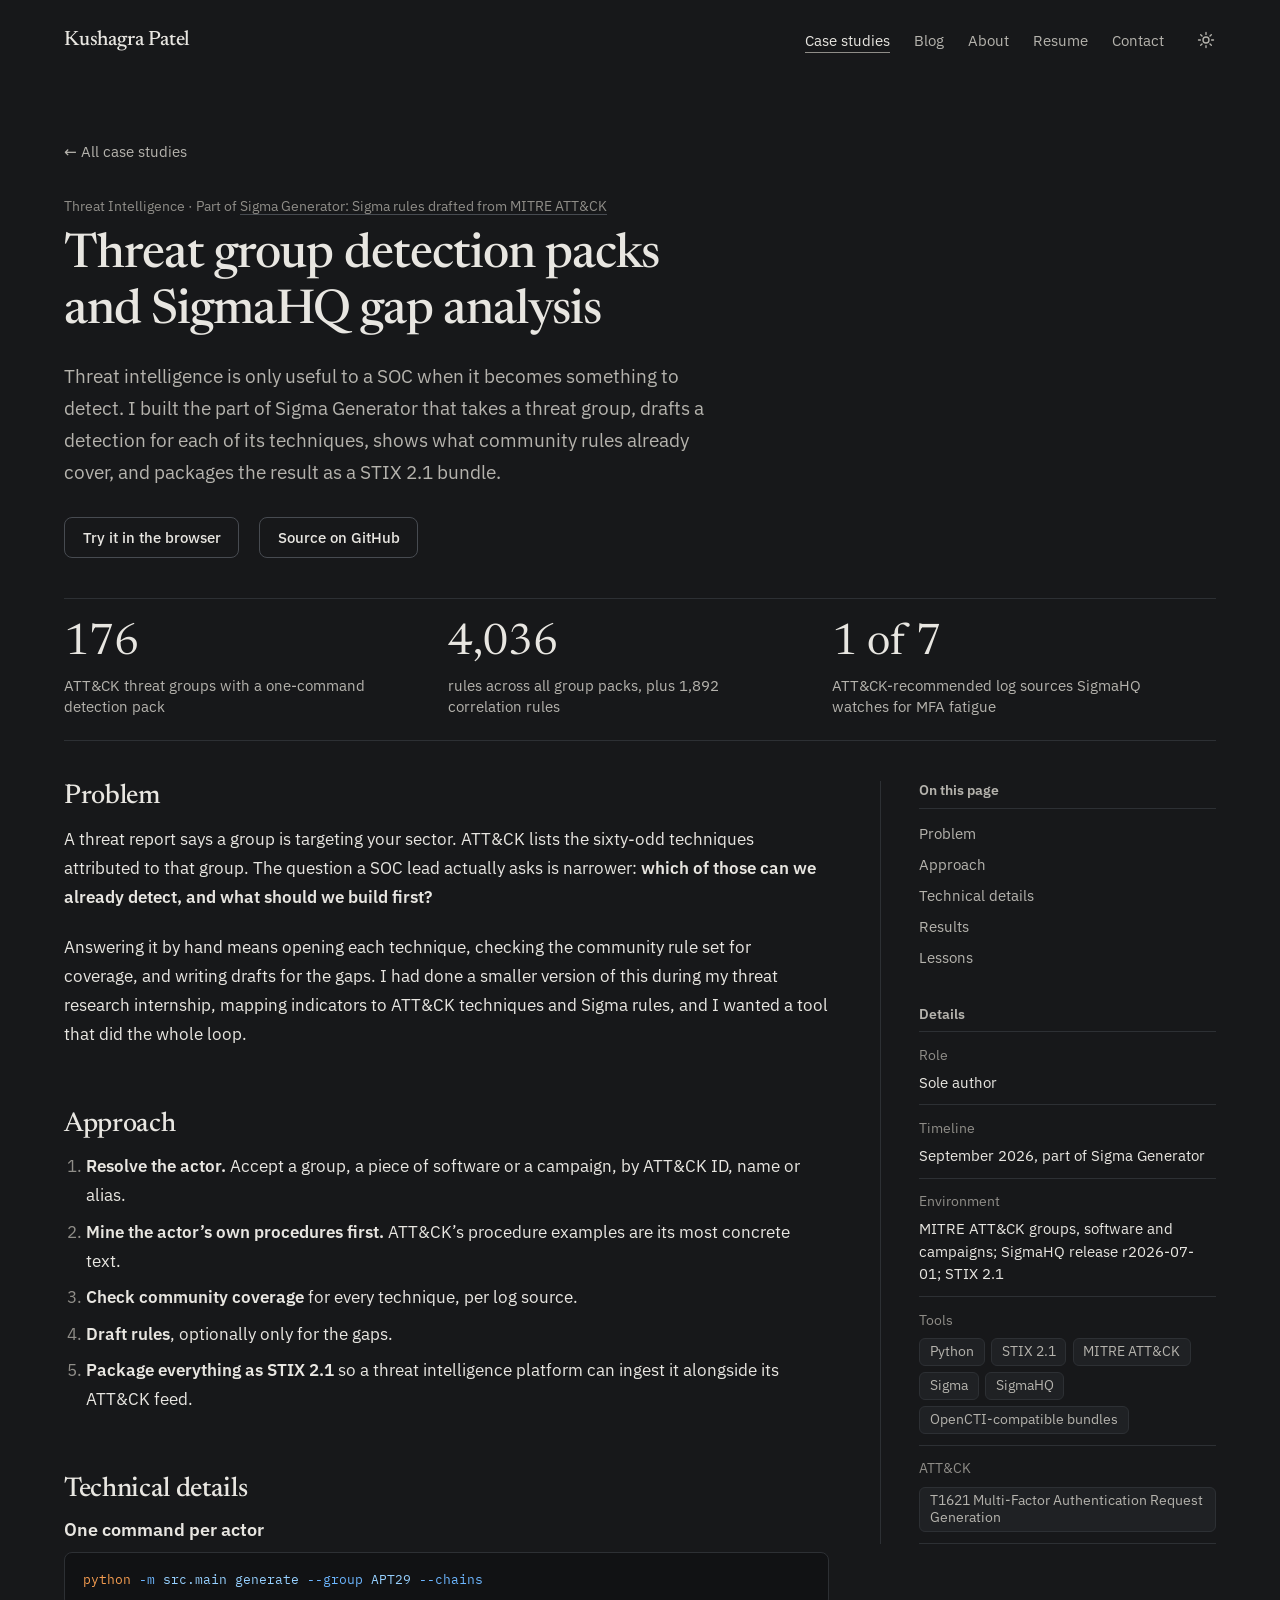
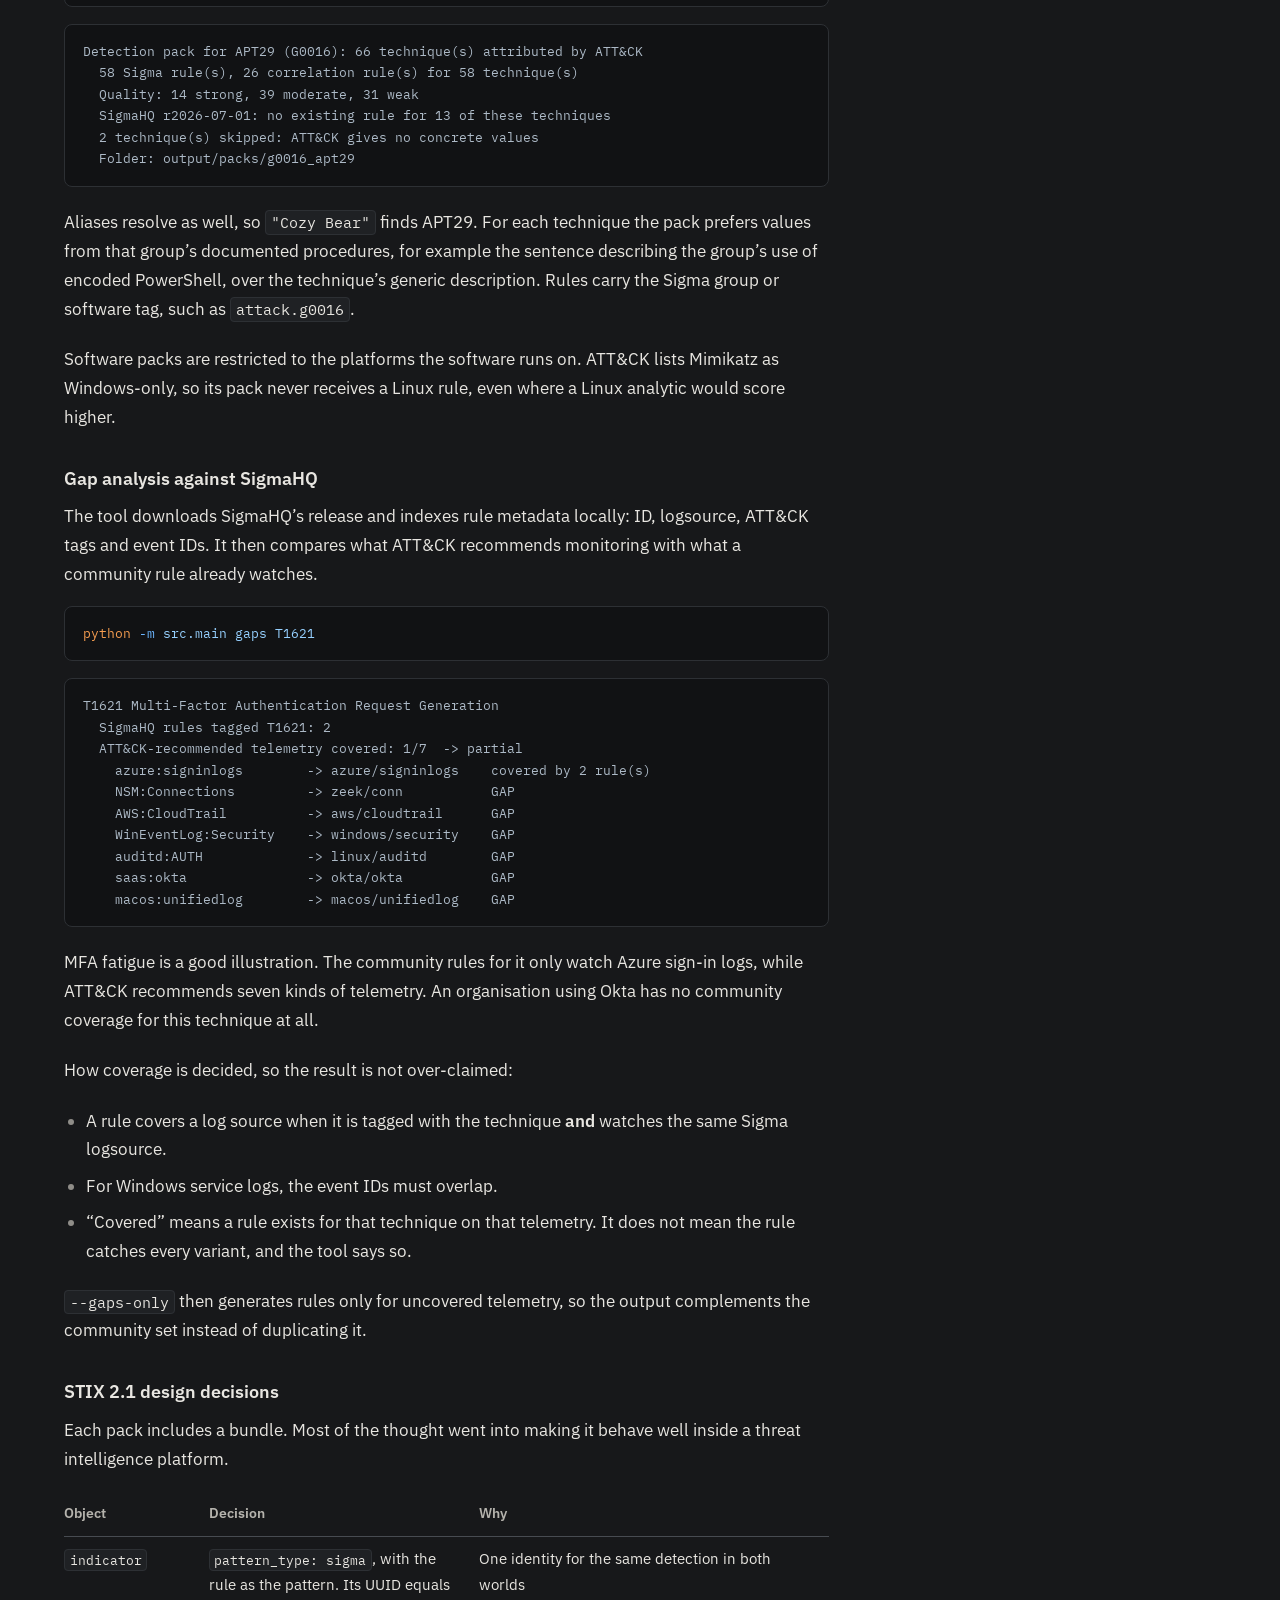
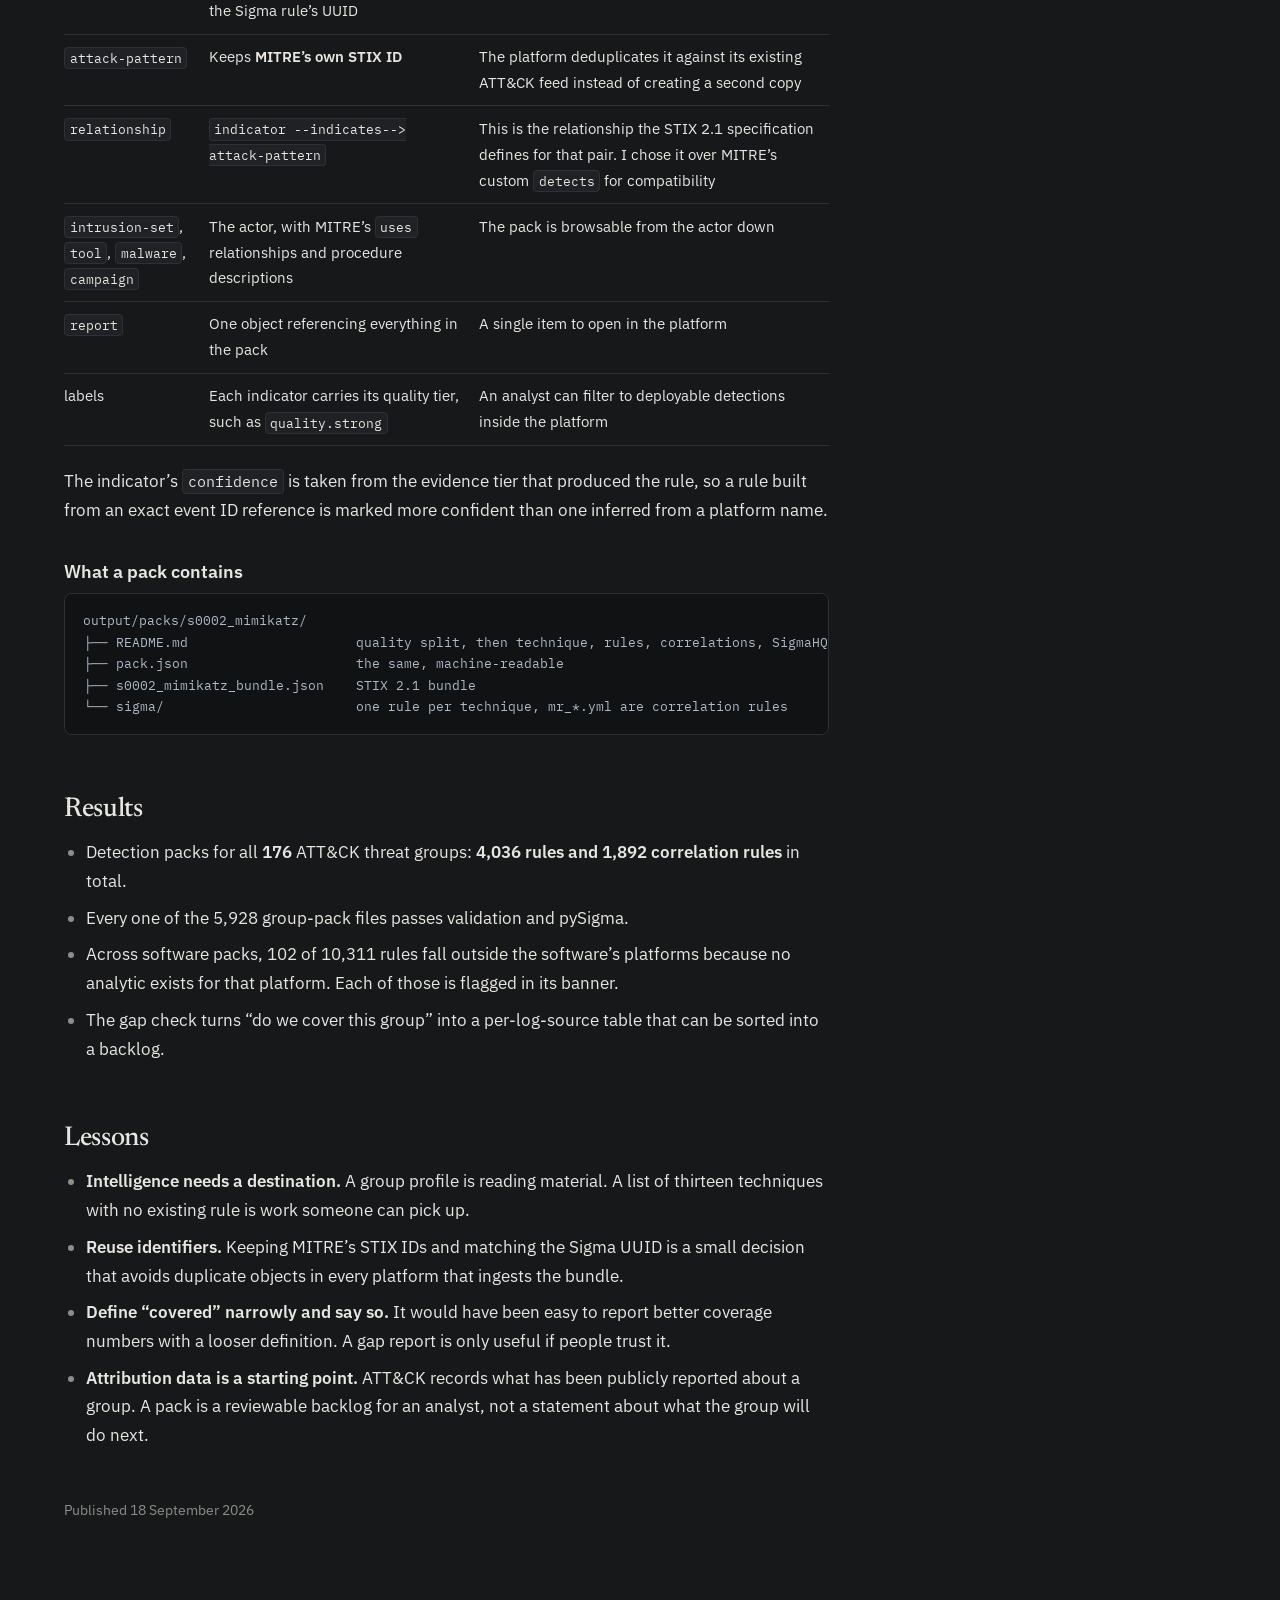
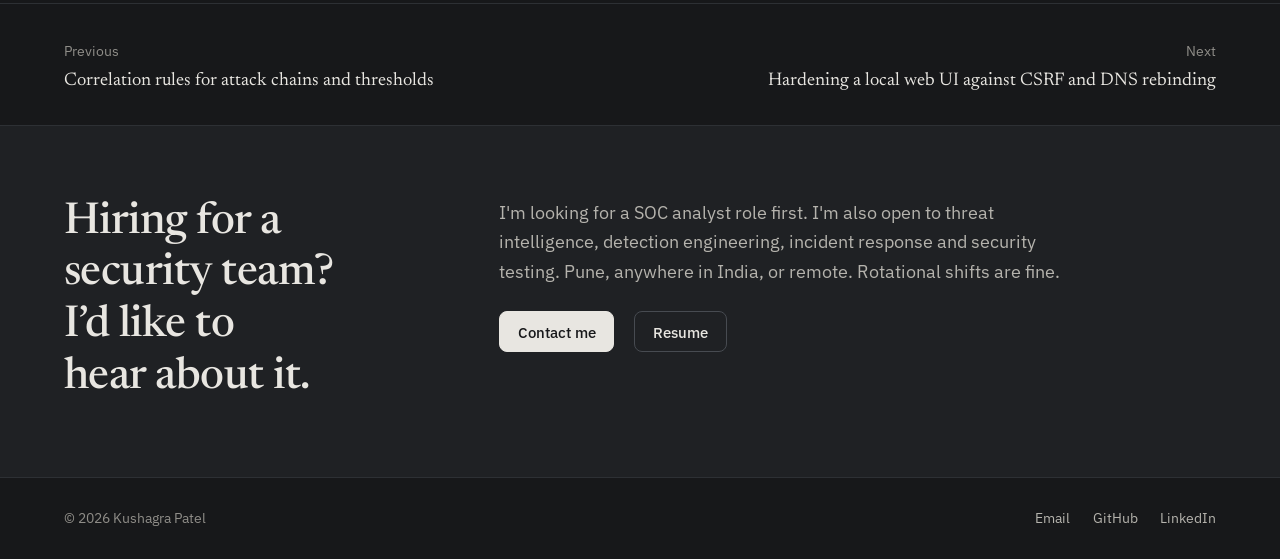
<file: projects/threat-packs-gap-analysis-stix/index.html>
<!DOCTYPE html><html lang="en" data-theme="dark"> <head><meta charset="utf-8"><meta name="viewport" content="width=device-width, initial-scale=1"><script src="/theme.js"></script><title>Threat group detection packs and SigmaHQ gap analysis | Kushagra Patel</title><meta name="description" content="Threat intelligence is only useful to a SOC when it becomes something to detect. I built the part of Sigma Generator that takes a threat group, drafts a detection for each of its techniques, shows what community rules already cover, and packages the result as a STIX 2.1 bundle."><meta name="author" content="Kushagra Patel"><link rel="canonical" href="https://kushagra-patel1011.github.io/projects/threat-packs-gap-analysis-stix/"><meta property="og:type" content="article"><meta property="og:site_name" content="Kushagra Patel"><meta property="og:title" content="Threat group detection packs and SigmaHQ gap analysis"><meta property="og:description" content="Threat intelligence is only useful to a SOC when it becomes something to detect. I built the part of Sigma Generator that takes a threat group, drafts a detection for each of its techniques, shows what community rules already cover, and packages the result as a STIX 2.1 bundle."><meta property="og:url" content="https://kushagra-patel1011.github.io/projects/threat-packs-gap-analysis-stix/"><meta property="og:image" content="https://kushagra-patel1011.github.io/og.png"><meta property="article:published_time" content="2026-09-18T00:00:00.000Z"><meta name="twitter:card" content="summary_large_image"><meta name="theme-color" content="#17181a"><link rel="icon" type="image/svg+xml" href="/favicon.svg"><link rel="sitemap" href="/sitemap-index.xml"><link rel="alternate" type="application/rss+xml" title="Kushagra Patel | Blog" href="/rss.xml"><script type="application/ld+json">{"@context":"https://schema.org","@type":"Article","headline":"Threat group detection packs and SigmaHQ gap analysis","description":"Threat intelligence is only useful to a SOC when it becomes something to detect. I built the part of Sigma Generator that takes a threat group, drafts a detection for each of its techniques, shows what community rules already cover, and packages the result as a STIX 2.1 bundle.","datePublished":"2026-09-18T00:00:00.000Z","author":{"@type":"Person","name":"Kushagra Patel","url":"https://kushagra-patel1011.github.io"}}</script><link rel="stylesheet" href="/_astro/Base.6iyho4-z.css"><style>.article-head[data-astro-cid-ovxcmftc] h1[data-astro-cid-ovxcmftc]{max-width:22ch}.results[data-astro-cid-ovxcmftc]{list-style:none;display:grid;grid-template-columns:repeat(auto-fit,minmax(12rem,1fr));gap:0;margin-top:2.5rem;border-block:1px solid var(--line)}.results[data-astro-cid-ovxcmftc] li[data-astro-cid-ovxcmftc]{padding:1.4rem 1.5rem 1.4rem 0}.results__value[data-astro-cid-ovxcmftc]{display:block;font-family:var(--font-serif);font-size:clamp(2rem,3.4vw,2.75rem);line-height:1.1}.results__label[data-astro-cid-ovxcmftc]{display:block;margin-top:.4rem;font-size:.92rem;line-height:1.45;color:var(--text-muted);max-width:20rem}
</style></head> <body>  <a class="skip-link" href="#main">
Skip to content
</a> <header class="site-header" data-astro-cid-3ef6ksr2> <div class="wrap site-header__inner" data-astro-cid-3ef6ksr2> <a class="brand" href="/" aria-label="Kushagra Patel, home" data-astro-cid-3ef6ksr2> <span data-astro-cid-3ef6ksr2>Kushagra Patel</span> </a> <nav class="site-nav" aria-label="Primary" data-astro-cid-3ef6ksr2> <ul data-astro-cid-3ef6ksr2> <li data-astro-cid-3ef6ksr2> <a href="/projects/" aria-current="page" data-astro-cid-3ef6ksr2> Case studies </a> </li><li data-astro-cid-3ef6ksr2> <a href="/blog/" data-astro-cid-3ef6ksr2> Blog </a> </li><li data-astro-cid-3ef6ksr2> <a href="/about/" data-astro-cid-3ef6ksr2> About </a> </li><li data-astro-cid-3ef6ksr2> <a href="/resume/" data-astro-cid-3ef6ksr2> Resume </a> </li><li data-astro-cid-3ef6ksr2> <a href="/contact/" data-astro-cid-3ef6ksr2> Contact </a> </li> </ul> </nav> <button class="theme-toggle" type="button" data-theme-toggle aria-label="Switch colour theme" data-astro-cid-3ef6ksr2> <svg class="icon-sun" viewBox="0 0 24 24" width="18" height="18" aria-hidden="true" data-astro-cid-3ef6ksr2> <circle cx="12" cy="12" r="4" fill="none" stroke="currentColor" stroke-width="1.8" data-astro-cid-3ef6ksr2></circle> <path d="M12 2v2.5M12 19.5V22M2 12h2.5M19.5 12H22M4.9 4.9l1.8 1.8M17.3 17.3l1.8 1.8M4.9 19.1l1.8-1.8M17.3 6.7l1.8-1.8" fill="none" stroke="currentColor" stroke-width="1.8" stroke-linecap="round" data-astro-cid-3ef6ksr2></path> </svg> <svg class="icon-moon" viewBox="0 0 24 24" width="18" height="18" aria-hidden="true" data-astro-cid-3ef6ksr2> <path d="M20 14.5A8 8 0 0 1 9.5 4a8 8 0 1 0 10.5 10.5z" fill="none" stroke="currentColor" stroke-width="1.8" stroke-linejoin="round" data-astro-cid-3ef6ksr2></path> </svg> </button> </div> </header> <main id="main">  <article data-astro-cid-ovxcmftc> <header class="wrap article-head" data-astro-cid-ovxcmftc> <a class="back-link" href="/projects/" data-astro-cid-ovxcmftc>All case studies</a> <p class="eyebrow" style="margin-top:1.75rem" data-astro-cid-ovxcmftc> Threat Intelligence <span data-astro-cid-ovxcmftc>  · Part of  <a href="/projects/sigma-generator-attack-to-sigma/" data-astro-cid-ovxcmftc>Sigma Generator: Sigma rules drafted from MITRE ATT&amp;CK</a> </span> </p> <h1 data-astro-cid-ovxcmftc>Threat group detection packs and SigmaHQ gap analysis</h1> <p class="article-head__summary" data-astro-cid-ovxcmftc>Threat intelligence is only useful to a SOC when it becomes something to detect. I built the part of Sigma Generator that takes a threat group, drafts a detection for each of its techniques, shows what community rules already cover, and packages the result as a STIX 2.1 bundle.</p> <div class="btn-row" style="margin-top:1.75rem" data-astro-cid-ovxcmftc> <a class="btn" href="https://kushagra-patel1011.github.io/sigma-generator/" rel="noopener" data-astro-cid-ovxcmftc> Try it in the browser </a><a class="btn" href="https://github.com/kushagra-patel1011/sigma-generator" rel="noopener" data-astro-cid-ovxcmftc> Source on GitHub </a> </div> <ul class="results" aria-label="Key results" data-astro-cid-ovxcmftc> <li data-astro-cid-ovxcmftc> <span class="results__value" data-astro-cid-ovxcmftc>176</span> <span class="results__label" data-astro-cid-ovxcmftc>ATT&amp;CK threat groups with a one-command detection pack</span> </li><li data-astro-cid-ovxcmftc> <span class="results__value" data-astro-cid-ovxcmftc>4,036</span> <span class="results__label" data-astro-cid-ovxcmftc>rules across all group packs, plus 1,892 correlation rules</span> </li><li data-astro-cid-ovxcmftc> <span class="results__value" data-astro-cid-ovxcmftc>1 of 7</span> <span class="results__label" data-astro-cid-ovxcmftc>ATT&amp;CK-recommended log sources SigmaHQ watches for MFA fatigue</span> </li> </ul> </header> <div class="wrap article-body" data-astro-cid-ovxcmftc> <div class="article-layout" data-astro-cid-ovxcmftc> <div data-astro-cid-ovxcmftc>  <div class="prose" data-astro-cid-ovxcmftc> <h2 id="problem">Problem</h2>
<p>A threat report says a group is targeting your sector. ATT&#x26;CK lists the sixty-odd techniques attributed to that group. The question a SOC lead actually asks is narrower: <strong>which of those can we already detect, and what should we build first?</strong></p>
<p>Answering it by hand means opening each technique, checking the community rule set for coverage, and writing drafts for the gaps. I had done a smaller version of this during my threat research internship, mapping indicators to ATT&#x26;CK techniques and Sigma rules, and I wanted a tool that did the whole loop.</p>
<h2 id="approach">Approach</h2>
<ol>
<li><strong>Resolve the actor.</strong> Accept a group, a piece of software or a campaign, by ATT&#x26;CK ID, name or alias.</li>
<li><strong>Mine the actor’s own procedures first.</strong> ATT&#x26;CK’s procedure examples are its most concrete text.</li>
<li><strong>Check community coverage</strong> for every technique, per log source.</li>
<li><strong>Draft rules</strong>, optionally only for the gaps.</li>
<li><strong>Package everything as STIX 2.1</strong> so a threat intelligence platform can ingest it alongside its ATT&#x26;CK feed.</li>
</ol>
<h2 id="technical-details">Technical details</h2>
<h3 id="one-command-per-actor">One command per actor</h3>
<pre class="astro-code astro-code-themes github-light github-dark-dimmed" style="--shiki-light:#24292e;--shiki-dark:#adbac7;--shiki-light-bg:#fff;--shiki-dark-bg:#22272e; overflow-x: auto;" tabindex="0" data-language="bash"><code><span class="line"><span style="--shiki-light:#6F42C1;--shiki-dark:#F69D50">python</span><span style="--shiki-light:#005CC5;--shiki-dark:#6CB6FF"> -m</span><span style="--shiki-light:#032F62;--shiki-dark:#96D0FF"> src.main</span><span style="--shiki-light:#032F62;--shiki-dark:#96D0FF"> generate</span><span style="--shiki-light:#005CC5;--shiki-dark:#6CB6FF"> --group</span><span style="--shiki-light:#032F62;--shiki-dark:#96D0FF"> APT29</span><span style="--shiki-light:#005CC5;--shiki-dark:#6CB6FF"> --chains</span></span></code></pre>
<pre class="astro-code astro-code-themes github-light github-dark-dimmed" style="--shiki-light:#24292e;--shiki-dark:#adbac7;--shiki-light-bg:#fff;--shiki-dark-bg:#22272e; overflow-x: auto;" tabindex="0" data-language="text"><code><span class="line"><span>Detection pack for APT29 (G0016): 66 technique(s) attributed by ATT&#x26;CK</span></span>
<span class="line"><span>  58 Sigma rule(s), 26 correlation rule(s) for 58 technique(s)</span></span>
<span class="line"><span>  Quality: 14 strong, 39 moderate, 31 weak</span></span>
<span class="line"><span>  SigmaHQ r2026-07-01: no existing rule for 13 of these techniques</span></span>
<span class="line"><span>  2 technique(s) skipped: ATT&#x26;CK gives no concrete values</span></span>
<span class="line"><span>  Folder: output/packs/g0016_apt29</span></span></code></pre>
<p>Aliases resolve as well, so <code>"Cozy Bear"</code> finds APT29. For each technique the pack prefers values from that group’s documented procedures, for example the sentence describing the group’s use of encoded PowerShell, over the technique’s generic description. Rules carry the Sigma group or software tag, such as <code>attack.g0016</code>.</p>
<p>Software packs are restricted to the platforms the software runs on. ATT&#x26;CK lists Mimikatz as Windows-only, so its pack never receives a Linux rule, even where a Linux analytic would score higher.</p>
<h3 id="gap-analysis-against-sigmahq">Gap analysis against SigmaHQ</h3>
<p>The tool downloads SigmaHQ’s release and indexes rule metadata locally: ID, logsource, ATT&#x26;CK tags and event IDs. It then compares what ATT&#x26;CK recommends monitoring with what a community rule already watches.</p>
<pre class="astro-code astro-code-themes github-light github-dark-dimmed" style="--shiki-light:#24292e;--shiki-dark:#adbac7;--shiki-light-bg:#fff;--shiki-dark-bg:#22272e; overflow-x: auto;" tabindex="0" data-language="bash"><code><span class="line"><span style="--shiki-light:#6F42C1;--shiki-dark:#F69D50">python</span><span style="--shiki-light:#005CC5;--shiki-dark:#6CB6FF"> -m</span><span style="--shiki-light:#032F62;--shiki-dark:#96D0FF"> src.main</span><span style="--shiki-light:#032F62;--shiki-dark:#96D0FF"> gaps</span><span style="--shiki-light:#032F62;--shiki-dark:#96D0FF"> T1621</span></span></code></pre>
<pre class="astro-code astro-code-themes github-light github-dark-dimmed" style="--shiki-light:#24292e;--shiki-dark:#adbac7;--shiki-light-bg:#fff;--shiki-dark-bg:#22272e; overflow-x: auto;" tabindex="0" data-language="text"><code><span class="line"><span>T1621 Multi-Factor Authentication Request Generation</span></span>
<span class="line"><span>  SigmaHQ rules tagged T1621: 2</span></span>
<span class="line"><span>  ATT&#x26;CK-recommended telemetry covered: 1/7  -> partial</span></span>
<span class="line"><span>    azure:signinlogs        -> azure/signinlogs    covered by 2 rule(s)</span></span>
<span class="line"><span>    NSM:Connections         -> zeek/conn           GAP</span></span>
<span class="line"><span>    AWS:CloudTrail          -> aws/cloudtrail      GAP</span></span>
<span class="line"><span>    WinEventLog:Security    -> windows/security    GAP</span></span>
<span class="line"><span>    auditd:AUTH             -> linux/auditd        GAP</span></span>
<span class="line"><span>    saas:okta               -> okta/okta           GAP</span></span>
<span class="line"><span>    macos:unifiedlog        -> macos/unifiedlog    GAP</span></span></code></pre>
<p>MFA fatigue is a good illustration. The community rules for it only watch Azure sign-in logs, while ATT&#x26;CK recommends seven kinds of telemetry. An organisation using Okta has no community coverage for this technique at all.</p>
<p>How coverage is decided, so the result is not over-claimed:</p>
<ul>
<li>A rule covers a log source when it is tagged with the technique <strong>and</strong> watches the same Sigma logsource.</li>
<li>For Windows service logs, the event IDs must overlap.</li>
<li>“Covered” means a rule exists for that technique on that telemetry. It does not mean the rule catches every variant, and the tool says so.</li>
</ul>
<p><code>--gaps-only</code> then generates rules only for uncovered telemetry, so the output complements the community set instead of duplicating it.</p>
<h3 id="stix-21-design-decisions">STIX 2.1 design decisions</h3>
<p>Each pack includes a bundle. Most of the thought went into making it behave well inside a threat intelligence platform.</p>
<table>
<thead>
<tr>
<th>Object</th>
<th>Decision</th>
<th>Why</th>
</tr>
</thead>
<tbody>
<tr>
<td><code>indicator</code></td>
<td><code>pattern_type: sigma</code>, with the rule as the pattern. Its UUID equals the Sigma rule’s UUID</td>
<td>One identity for the same detection in both worlds</td>
</tr>
<tr>
<td><code>attack-pattern</code></td>
<td>Keeps <strong>MITRE’s own STIX ID</strong></td>
<td>The platform deduplicates it against its existing ATT&#x26;CK feed instead of creating a second copy</td>
</tr>
<tr>
<td><code>relationship</code></td>
<td><code>indicator --indicates--> attack-pattern</code></td>
<td>This is the relationship the STIX 2.1 specification defines for that pair. I chose it over MITRE’s custom <code>detects</code> for compatibility</td>
</tr>
<tr>
<td><code>intrusion-set</code>, <code>tool</code>, <code>malware</code>, <code>campaign</code></td>
<td>The actor, with MITRE’s <code>uses</code> relationships and procedure descriptions</td>
<td>The pack is browsable from the actor down</td>
</tr>
<tr>
<td><code>report</code></td>
<td>One object referencing everything in the pack</td>
<td>A single item to open in the platform</td>
</tr>
<tr>
<td>labels</td>
<td>Each indicator carries its quality tier, such as <code>quality.strong</code></td>
<td>An analyst can filter to deployable detections inside the platform</td>
</tr>
</tbody>
</table>
<p>The indicator’s <code>confidence</code> is taken from the evidence tier that produced the rule, so a rule built from an exact event ID reference is marked more confident than one inferred from a platform name.</p>
<h3 id="what-a-pack-contains">What a pack contains</h3>
<pre class="astro-code astro-code-themes github-light github-dark-dimmed" style="--shiki-light:#24292e;--shiki-dark:#adbac7;--shiki-light-bg:#fff;--shiki-dark-bg:#22272e; overflow-x: auto;" tabindex="0" data-language="text"><code><span class="line"><span>output/packs/s0002_mimikatz/</span></span>
<span class="line"><span>├── README.md                     quality split, then technique, rules, correlations, SigmaHQ status</span></span>
<span class="line"><span>├── pack.json                     the same, machine-readable</span></span>
<span class="line"><span>├── s0002_mimikatz_bundle.json    STIX 2.1 bundle</span></span>
<span class="line"><span>└── sigma/                        one rule per technique, mr_*.yml are correlation rules</span></span></code></pre>
<h2 id="results">Results</h2>
<ul>
<li>Detection packs for all <strong>176</strong> ATT&#x26;CK threat groups: <strong>4,036 rules and 1,892 correlation rules</strong> in total.</li>
<li>Every one of the 5,928 group-pack files passes validation and pySigma.</li>
<li>Across software packs, 102 of 10,311 rules fall outside the software’s platforms because no analytic exists for that platform. Each of those is flagged in its banner.</li>
<li>The gap check turns “do we cover this group” into a per-log-source table that can be sorted into a backlog.</li>
</ul>
<h2 id="lessons">Lessons</h2>
<ul>
<li><strong>Intelligence needs a destination.</strong> A group profile is reading material. A list of thirteen techniques with no existing rule is work someone can pick up.</li>
<li><strong>Reuse identifiers.</strong> Keeping MITRE’s STIX IDs and matching the Sigma UUID is a small decision that avoids duplicate objects in every platform that ingests the bundle.</li>
<li><strong>Define “covered” narrowly and say so.</strong> It would have been easy to report better coverage numbers with a looser definition. A gap report is only useful if people trust it.</li>
<li><strong>Attribution data is a starting point.</strong> ATT&#x26;CK records what has been publicly reported about a group. A pack is a reviewable backlog for an analyst, not a statement about what the group will do next.</li>
</ul> </div> <p class="article-meta" style="margin-top:3rem" data-astro-cid-ovxcmftc> <span data-astro-cid-ovxcmftc>Published 18 September 2026</span> </p> </div> <aside class="article-side" data-astro-cid-ovxcmftc> <nav class="side-block side-toc" aria-label="On this page" data-astro-cid-ovxcmftc> <h2 class="side-title" data-astro-cid-ovxcmftc>On this page</h2> <ul class="toc" data-astro-cid-ovxcmftc> <li data-astro-cid-ovxcmftc> <a href="#problem" data-astro-cid-ovxcmftc>Problem</a> </li><li data-astro-cid-ovxcmftc> <a href="#approach" data-astro-cid-ovxcmftc>Approach</a> </li><li data-astro-cid-ovxcmftc> <a href="#technical-details" data-astro-cid-ovxcmftc>Technical details</a> </li><li data-astro-cid-ovxcmftc> <a href="#results" data-astro-cid-ovxcmftc>Results</a> </li><li data-astro-cid-ovxcmftc> <a href="#lessons" data-astro-cid-ovxcmftc>Lessons</a> </li> </ul> </nav>  <div class="side-block" data-astro-cid-ovxcmftc> <h2 class="side-title" data-astro-cid-ovxcmftc>Details</h2> <dl class="side-facts" data-astro-cid-ovxcmftc> <div data-astro-cid-ovxcmftc> <dt data-astro-cid-ovxcmftc>Role</dt> <dd data-astro-cid-ovxcmftc>Sole author</dd> </div><div data-astro-cid-ovxcmftc> <dt data-astro-cid-ovxcmftc>Timeline</dt> <dd data-astro-cid-ovxcmftc>September 2026, part of Sigma Generator</dd> </div><div data-astro-cid-ovxcmftc> <dt data-astro-cid-ovxcmftc>Environment</dt> <dd data-astro-cid-ovxcmftc>MITRE ATT&amp;CK groups, software and campaigns; SigmaHQ release r2026-07-01; STIX 2.1</dd> </div> <div data-astro-cid-ovxcmftc> <dt data-astro-cid-ovxcmftc>Tools</dt> <dd data-astro-cid-ovxcmftc> <ul class="chips" data-astro-cid-ovxcmftc> <li class="chip" data-astro-cid-ovxcmftc>Python</li><li class="chip" data-astro-cid-ovxcmftc>STIX 2.1</li><li class="chip" data-astro-cid-ovxcmftc>MITRE ATT&amp;CK</li><li class="chip" data-astro-cid-ovxcmftc>Sigma</li><li class="chip" data-astro-cid-ovxcmftc>SigmaHQ</li><li class="chip" data-astro-cid-ovxcmftc>OpenCTI-compatible bundles</li> </ul> </dd> </div> <div data-astro-cid-ovxcmftc> <dt data-astro-cid-ovxcmftc>ATT&amp;CK</dt> <dd data-astro-cid-ovxcmftc> <ul class="chips" data-astro-cid-ovxcmftc> <li data-astro-cid-ovxcmftc> <a class="chip" href="https://attack.mitre.org/techniques/T1621/" rel="noopener" data-astro-cid-ovxcmftc> T1621 Multi-Factor Authentication Request Generation </a> </li> </ul> </dd> </div>  </dl> </div> </aside> </div> </div> <nav class="wrap pager" aria-label="More case studies" data-astro-cid-ovxcmftc> <a href="/projects/sigma-correlation-rules/" data-astro-cid-ovxcmftc> <span class="eyebrow" data-astro-cid-ovxcmftc>Previous</span> <span class="pager__title" data-astro-cid-ovxcmftc>Correlation rules for attack chains and thresholds</span> </a> <a class="pager__next" href="/projects/hardening-local-web-ui-browser-build/" data-astro-cid-ovxcmftc> <span class="eyebrow" data-astro-cid-ovxcmftc>Next</span> <span class="pager__title" data-astro-cid-ovxcmftc>Hardening a local web UI against CSRF and DNS rebinding</span> </a> </nav> </article> <section class="cta" aria-labelledby="cta-title"> <div class="wrap cta__inner split"> <div class="split__lead"> <h2 id="cta-title"> Hiring for a security team? I’d like to hear about it. </h2> </div> <div> <p> I&#39;m looking for a SOC analyst role first. I&#39;m also open to threat intelligence, detection engineering, incident response and security testing. Pune, anywhere in India, or remote. Rotational shifts are fine. </p> <div class="btn-row"> <a class="btn btn--primary" href="/contact/">Contact me</a> <a class="btn" href="/resume/">Resume</a> </div> </div> </div> </section>  </main> <footer class="site-footer" data-astro-cid-sz7xmlte> <div class="wrap site-footer__inner" data-astro-cid-sz7xmlte> <p class="site-footer__copy" data-astro-cid-sz7xmlte>&copy; 2026 Kushagra Patel</p> <ul class="site-footer__links" data-astro-cid-sz7xmlte> <li data-astro-cid-sz7xmlte><a href="mailto:kushagrapatel11oct@gmail.com" data-astro-cid-sz7xmlte>Email</a></li> <li data-astro-cid-sz7xmlte> <a href="https://github.com/kushagra-patel1011" rel="me noopener" data-astro-cid-sz7xmlte> GitHub </a> </li><li data-astro-cid-sz7xmlte> <a href="https://www.linkedin.com/in/kushagra-patel" rel="me noopener" data-astro-cid-sz7xmlte> LinkedIn </a> </li> </ul> </div> </footer>  </body></html>
</file>
<file: _astro/Base.6iyho4-z.css>
@font-face{font-family:IBM Plex Sans;font-style:normal;font-display:swap;font-weight:400;src:url(/_astro/ibm-plex-sans-latin-400-normal.CDDApCn2.woff2) format("woff2"),url(/_astro/ibm-plex-sans-latin-400-normal.CYLoc0-x.woff) format("woff")}@font-face{font-family:IBM Plex Sans;font-style:italic;font-display:swap;font-weight:400;src:url(/_astro/ibm-plex-sans-latin-400-italic.CZTNEAuW.woff2) format("woff2"),url(/_astro/ibm-plex-sans-latin-400-italic.CsGl1sm0.woff) format("woff")}@font-face{font-family:IBM Plex Sans;font-style:normal;font-display:swap;font-weight:500;src:url(/_astro/ibm-plex-sans-latin-500-normal.6ng42L7E.woff2) format("woff2"),url(/_astro/ibm-plex-sans-latin-500-normal.BgVn5rGT.woff) format("woff")}@font-face{font-family:IBM Plex Sans;font-style:normal;font-display:swap;font-weight:600;src:url(/_astro/ibm-plex-sans-latin-600-normal.CuJfVYMP.woff2) format("woff2"),url(/_astro/ibm-plex-sans-latin-600-normal.Cu4Hd6ag.woff) format("woff")}@font-face{font-family:IBM Plex Mono;font-style:normal;font-display:swap;font-weight:400;src:url(/_astro/ibm-plex-mono-latin-400-normal.DMJ8VG8y.woff2) format("woff2"),url(/_astro/ibm-plex-mono-latin-400-normal.CvHOgSBP.woff) format("woff")}@font-face{font-family:IBM Plex Mono;font-style:normal;font-display:swap;font-weight:500;src:url(/_astro/ibm-plex-mono-latin-500-normal.DSY6xOcd.woff2) format("woff2"),url(/_astro/ibm-plex-mono-latin-500-normal.CB9ihrfo.woff) format("woff")}@font-face{font-family:Newsreader Variable;font-style:normal;font-display:swap;font-weight:200 800;src:url(/_astro/newsreader-vietnamese-opsz-normal.BjhtXyW2.woff2) format("woff2-variations");unicode-range:U+0102-0103,U+0110-0111,U+0128-0129,U+0168-0169,U+01A0-01A1,U+01AF-01B0,U+0300-0301,U+0303-0304,U+0308-0309,U+0323,U+0329,U+1EA0-1EF9,U+20AB}@font-face{font-family:Newsreader Variable;font-style:normal;font-display:swap;font-weight:200 800;src:url(/_astro/newsreader-latin-ext-opsz-normal.BQn1nviT.woff2) format("woff2-variations");unicode-range:U+0100-02BA,U+02BD-02C5,U+02C7-02CC,U+02CE-02D7,U+02DD-02FF,U+0304,U+0308,U+0329,U+1D00-1DBF,U+1E00-1E9F,U+1EF2-1EFF,U+2020,U+20A0-20AB,U+20AD-20C0,U+2113,U+2C60-2C7F,U+A720-A7FF}@font-face{font-family:Newsreader Variable;font-style:normal;font-display:swap;font-weight:200 800;src:url(/_astro/newsreader-latin-opsz-normal.s-izfB6B.woff2) format("woff2-variations");unicode-range:U+0000-00FF,U+0131,U+0152-0153,U+02BB-02BC,U+02C6,U+02DA,U+02DC,U+0304,U+0308,U+0329,U+2000-206F,U+20AC,U+2122,U+2191,U+2193,U+2212,U+2215,U+FEFF,U+FFFD}@font-face{font-family:Newsreader Variable;font-style:italic;font-display:swap;font-weight:200 800;src:url(/_astro/newsreader-vietnamese-opsz-italic.DTr-ymY4.woff2) format("woff2-variations");unicode-range:U+0102-0103,U+0110-0111,U+0128-0129,U+0168-0169,U+01A0-01A1,U+01AF-01B0,U+0300-0301,U+0303-0304,U+0308-0309,U+0323,U+0329,U+1EA0-1EF9,U+20AB}@font-face{font-family:Newsreader Variable;font-style:italic;font-display:swap;font-weight:200 800;src:url(/_astro/newsreader-latin-ext-opsz-italic.CSPGnFdO.woff2) format("woff2-variations");unicode-range:U+0100-02BA,U+02BD-02C5,U+02C7-02CC,U+02CE-02D7,U+02DD-02FF,U+0304,U+0308,U+0329,U+1D00-1DBF,U+1E00-1E9F,U+1EF2-1EFF,U+2020,U+20A0-20AB,U+20AD-20C0,U+2113,U+2C60-2C7F,U+A720-A7FF}@font-face{font-family:Newsreader Variable;font-style:italic;font-display:swap;font-weight:200 800;src:url(/_astro/newsreader-latin-opsz-italic.kJKFiXvB.woff2) format("woff2-variations");unicode-range:U+0000-00FF,U+0131,U+0152-0153,U+02BB-02BC,U+02C6,U+02DA,U+02DC,U+0304,U+0308,U+0329,U+2000-206F,U+20AC,U+2122,U+2191,U+2193,U+2212,U+2215,U+FEFF,U+FFFD}:root{color-scheme:dark;--bg: #17181a;--bg-raised: #1f2124;--bg-inset: #111214;--line: #2d3034;--line-strong: #474b51;--text: #e8e6e1;--text-muted: #b5b3ad;--text-faint: #8f8d88;--accent: #a3bdff;--accent-soft: rgba(163, 189, 255, .12);--accent-ink: #10131c;--ok: #7fcf9b;--font-serif: "Newsreader Variable", Georgia, "Times New Roman", serif;--font-sans: "IBM Plex Sans", system-ui, -apple-system, "Segoe UI", Roboto, sans-serif;--font-mono: "IBM Plex Mono", ui-monospace, "Cascadia Code", Consolas, monospace;--wrap: 92rem;--prose: 44rem;--gutter: clamp(1.25rem, 5vw, 4.5rem);--radius: 8px}:root[data-theme=light]{color-scheme:light;--bg: #fbfaf7;--bg-raised: #ffffff;--bg-inset: #f3f1ec;--line: #e4e1d9;--line-strong: #c6c2b7;--text: #1d1d1f;--text-muted: #4f4f52;--text-faint: #6e6d6a;--accent: #2748b8;--accent-soft: rgba(39, 72, 184, .08);--accent-ink: #ffffff;--ok: #1c7a45}*,*:before,*:after{box-sizing:border-box}html{font-size:clamp(100%,.5rem + .6vw,112.5%);-webkit-text-size-adjust:100%;scroll-behavior:smooth}body{margin:0;background:var(--bg);color:var(--text);font-family:var(--font-sans);font-size:1.0625rem;line-height:1.7;-webkit-font-smoothing:antialiased;text-rendering:optimizeLegibility;min-height:100vh;display:flex;flex-direction:column}main{flex:1}h1,h2,h3,h4{font-family:var(--font-serif);font-weight:500;line-height:1.18;letter-spacing:-.012em;margin:0;text-wrap:balance}p{margin:0}a{color:inherit;text-decoration-color:var(--line-strong);text-decoration-thickness:1px;text-underline-offset:.2em;transition:color .15s,text-decoration-color .15s}a:hover{color:var(--accent);text-decoration-color:var(--accent)}:focus-visible{outline:2px solid var(--accent);outline-offset:3px;border-radius:2px}::selection{background:var(--accent);color:var(--accent-ink)}img,svg{max-width:100%;height:auto}ul,ol{margin:0;padding:0}.sr-only{position:absolute;width:1px;height:1px;overflow:hidden;clip-path:inset(50%);white-space:nowrap}.skip-link{position:absolute;left:var(--gutter);top:-4rem;z-index:10;background:var(--text);color:var(--bg);padding:.5rem .9rem;border-radius:var(--radius);font-weight:500;text-decoration:none}.skip-link:focus{top:.75rem;color:var(--bg)}.wrap{width:100%;max-width:var(--wrap);margin-inline:auto;padding-inline:var(--gutter)}.section{padding-block:clamp(2.5rem,5vw,4.5rem)}.section--band{background:var(--bg-raised);border-block:1px solid var(--line)}.section--band .card{background:var(--bg)}.split{display:grid;grid-template-columns:minmax(0,4fr) minmax(0,8fr);gap:1.5rem clamp(2rem,6vw,5rem);align-items:start}.split__lead h2{font-size:clamp(1.7rem,3.2vw,2.4rem)}.split__lead p{margin-top:.9rem;color:var(--text-muted);max-width:24rem}@media(max-width:860px){.split{grid-template-columns:1fr}}.section__head{display:flex;align-items:baseline;justify-content:space-between;gap:.5rem 1rem;flex-wrap:wrap;margin-bottom:1.75rem}.section__head h2{font-size:clamp(1.7rem,3.2vw,2.4rem)}.eyebrow{font-size:.9rem;color:var(--text-faint)}.eyebrow--accent{color:var(--accent)}.more-link{font-size:.95rem;color:var(--accent);text-decoration:none;white-space:nowrap}.more-link:after{content:" →"}.more-link:hover{text-decoration:underline}.page-head{padding-block:clamp(2.5rem,6vw,4rem) clamp(1.5rem,3vw,2.25rem)}.page-head h1{font-size:clamp(2.2rem,5vw,3.75rem);letter-spacing:-.02em;max-width:22ch}.page-head .eyebrow+h1{margin-top:.6rem}.page-head__lede{margin-top:1.1rem;max-width:38rem;font-size:1.15rem;color:var(--text-muted)}.btn{display:inline-flex;align-items:center;gap:.5rem;padding:.65rem 1.1rem;border:1px solid var(--line-strong);border-radius:var(--radius);background:transparent;color:var(--text);font:inherit;font-size:.95rem;font-weight:500;line-height:1.2;text-decoration:none;cursor:pointer;transition:border-color .15s,background .15s,color .15s,opacity .15s}.btn:hover{border-color:var(--text);color:var(--text)}.btn--primary{background:var(--text);border-color:var(--text);color:var(--bg)}.btn--primary:hover{color:var(--bg);opacity:.85}.btn-row{display:flex;flex-wrap:wrap;align-items:center;gap:.75rem 1.25rem}.chips{display:flex;flex-wrap:wrap;gap:.4rem;list-style:none}.chip{display:inline-block;font-size:.85rem;line-height:1.3;padding:.25rem .6rem;border-radius:6px;color:var(--text-muted);text-decoration:none;background:var(--bg-raised);border:1px solid var(--line)}a.chip:hover{border-color:var(--accent);color:var(--accent)}.status{display:inline-flex;align-items:center;gap:.55rem;font-size:.95rem;color:var(--text-muted);text-decoration:none}.status__dot{flex:none;width:.5rem;height:.5rem;border-radius:50%;background:var(--ok)}.status--closed .status__dot{background:var(--text-faint)}@media(prefers-reduced-motion:reduce){html{scroll-behavior:auto}*{transition:none!important}}.cards{list-style:none;display:grid;grid-template-columns:1fr;gap:1.25rem}@media(min-width:720px){.cards{grid-template-columns:repeat(2,minmax(0,1fr))}}@media(min-width:1040px){.cards--3{grid-template-columns:repeat(3,minmax(0,1fr))}}.card{display:flex;flex-direction:column;height:100%;padding:1.6rem 1.7rem 1.5rem;background:var(--bg-raised);border:1px solid var(--line);border-radius:14px;color:inherit;text-decoration:none;transition:border-color .15s,transform .15s}.card:hover{color:inherit;border-color:var(--line-strong);transform:translateY(-2px)}.card__kicker{font-size:.9rem;color:var(--text-faint)}.card__title{margin-top:.5rem;font-size:clamp(1.3rem,2.2vw,1.6rem);line-height:1.22;transition:color .15s}.card:hover .card__title{color:var(--accent)}.card__summary{margin-top:.7rem;color:var(--text-muted);font-size:.98rem;line-height:1.6}.card__foot{margin-top:auto;padding-top:1.4rem;display:flex;align-items:baseline;gap:.75rem;font-size:.9rem;line-height:1.4;color:var(--text-faint)}.card__metric{flex:none;font-family:var(--font-serif);font-size:1.7rem;line-height:1;color:var(--text)}.card__draft{color:var(--accent)}@media(prefers-reduced-motion:reduce){.card:hover{transform:none}}.prose{max-width:var(--prose);font-size:1.0625rem}.prose>*+*{margin-top:1.25em}.prose h2{font-size:1.7rem;margin-top:2.2em;scroll-margin-top:1.5rem}.prose h2:first-child{margin-top:0}.prose h3{font-family:var(--font-sans);font-size:1.1rem;font-weight:600;letter-spacing:0;line-height:1.35;margin-top:2em;scroll-margin-top:1.5rem}.prose h2+*,.prose h3+*{margin-top:.7em}.prose a{color:var(--accent);text-decoration-color:color-mix(in srgb,var(--accent) 45%,transparent)}.prose a:hover{text-decoration-color:var(--accent)}.prose strong{font-weight:600}.prose ul,.prose ol{padding-left:1.3em}.prose li+li{margin-top:.45em}.prose li::marker{color:var(--text-faint)}.prose blockquote{margin-inline:0;padding:.1em 0 .1em 1.1em;border-left:3px solid var(--line-strong);font-family:var(--font-serif);font-size:1.2rem;font-style:italic;color:var(--text-muted)}.prose img{display:block;width:100%;border:1px solid var(--line);border-radius:10px}.prose p:has(>img)+p>em:only-child{display:block;margin-top:-.6em;font-size:.9rem;color:var(--text-faint)}.prose hr{border:0;border-top:1px solid var(--line);margin-block:2.5em}.prose :not(pre)>code{font-family:var(--font-mono);font-size:.86em;padding:.12em .35em;border-radius:4px;background:var(--bg-raised);border:1px solid var(--line);overflow-wrap:anywhere}.prose pre{font-family:var(--font-mono);font-size:.84rem;line-height:1.6;padding:1rem 1.15rem;border:1px solid var(--line);border-radius:var(--radius);background:var(--bg-inset)!important;overflow-x:auto;tab-size:2}.prose pre code{font-family:inherit}.astro-code,.astro-code span{color:var(--shiki-dark);font-style:var(--shiki-dark-font-style);font-weight:var(--shiki-dark-font-weight)}:root[data-theme=light] .astro-code,:root[data-theme=light] .astro-code span{color:var(--shiki-light);font-style:var(--shiki-light-font-style);font-weight:var(--shiki-light-font-weight)}.prose table{width:100%;border-collapse:collapse;font-size:.95rem;display:block;overflow-x:auto}.prose th,.prose td{text-align:left;padding:.6rem .9rem .6rem 0;border-bottom:1px solid var(--line);vertical-align:top}.prose th{font-size:.875rem;font-weight:600;color:var(--text-muted);border-bottom-color:var(--line-strong)}.article-head{padding-block:clamp(2rem,5vw,3.5rem) clamp(1.75rem,4vw,2.5rem)}.article-head h1{font-size:clamp(2rem,5vw,3rem);letter-spacing:-.02em;max-width:24ch;margin-top:.6rem}.article-head__summary{margin-top:1.2rem;font-size:1.18rem;color:var(--text-muted);max-width:40rem}.article-meta{display:flex;flex-wrap:wrap;gap:.25rem .6rem;font-size:.9rem;color:var(--text-faint)}.article-meta>*+*:before{content:"·";margin-right:.6rem}.back-link{font-size:.95rem;color:var(--text-muted);text-decoration:none}.back-link:before{content:"← "}.article-body{padding-bottom:clamp(3rem,7vw,5rem)}.article-layout{display:grid;grid-template-columns:minmax(0,1fr) minmax(0,21rem);gap:2.5rem clamp(2rem,4vw,3.5rem);align-items:start}.article-layout .prose{max-width:48rem}.article-side{position:sticky;top:1.5rem;max-height:calc(100vh - 3rem);overflow-y:auto;font-size:.95rem;padding-left:clamp(1.5rem,3vw,2.5rem);border-left:1px solid var(--line)}.side-block+.side-block{margin-top:2rem}.side-title{font-family:var(--font-sans);font-size:.9rem;font-weight:600;letter-spacing:0;color:var(--text-muted);padding-bottom:.6rem;border-bottom:1px solid var(--line)}.toc{list-style:none;margin-top:.6rem}.toc a{display:block;padding:.3rem 0;color:var(--text-muted);text-decoration:none;line-height:1.4}.toc a:hover{color:var(--accent)}.side-facts{margin:0}.side-facts>div{padding:.7rem 0;border-bottom:1px solid var(--line)}.side-facts dt{font-size:.875rem;color:var(--text-faint)}.side-facts dd{margin:.2rem 0 0;line-height:1.5}.side-facts .chips{margin-top:.35rem}@media(max-width:980px){.article-layout{grid-template-columns:minmax(0,1fr)}.article-side{position:static;max-height:none;order:-1;padding-left:0;border-left:0}.article-side .side-toc{display:none}}.notice{max-width:var(--prose);margin-bottom:2.25rem;padding:.85rem 1rem;border-left:3px solid var(--line-strong);font-size:.95rem;color:var(--text-muted);background:var(--bg-raised)}.notice strong{font-weight:600;color:var(--text);margin-right:.4rem}.pager{display:grid;grid-template-columns:1fr 1fr;gap:1rem 2rem;border-top:1px solid var(--line);padding-block:2rem}.pager a{text-decoration:none;display:block}.pager__next{text-align:right;grid-column:2}.pager__title{display:block;margin-top:.25rem;font-family:var(--font-serif);font-size:1.15rem;line-height:1.3}.cta{border-top:1px solid var(--line);background:var(--bg-raised)}.cta__inner{padding-block:clamp(2.75rem,6vw,4.5rem)}.cta h2{font-size:clamp(1.8rem,3.6vw,2.75rem);max-width:18ch}.cta p{color:var(--text-muted);max-width:36rem;font-size:1.1rem}.cta .btn-row{margin-top:1.5rem}@media print{:root,:root[data-theme=light]{--bg: #fff;--bg-raised: #fff;--bg-inset: #f4f4f4;--text: #000;--text-muted: #222;--text-faint: #444;--line: #bbb;--line-strong: #888;--accent: #000}.site-header,.site-footer,.cta,.pager,.skip-link,.no-print{display:none!important}body{font-size:11pt}.astro-code,.astro-code span{color:var(--shiki-light)!important}}.site-header__inner[data-astro-cid-3ef6ksr2]{display:flex;align-items:center;gap:.5rem 1.5rem;padding-block:1.4rem}.brand[data-astro-cid-3ef6ksr2]{font-family:var(--font-serif);font-size:1.3rem;font-weight:500;letter-spacing:-.01em;text-decoration:none;margin-right:auto;white-space:nowrap}.site-nav[data-astro-cid-3ef6ksr2] ul[data-astro-cid-3ef6ksr2]{display:flex;gap:1.5rem;list-style:none}.site-nav[data-astro-cid-3ef6ksr2] a[data-astro-cid-3ef6ksr2]{font-size:.95rem;color:var(--text-muted);text-decoration:none;padding-block:.3rem;white-space:nowrap}.site-nav[data-astro-cid-3ef6ksr2] a[data-astro-cid-3ef6ksr2]:hover{color:var(--text)}.site-nav[data-astro-cid-3ef6ksr2] a[data-astro-cid-3ef6ksr2][aria-current=page]{color:var(--text);text-decoration:underline;text-decoration-color:var(--text-faint);text-underline-offset:.4em}.theme-toggle[data-astro-cid-3ef6ksr2]{display:inline-grid;place-items:center;width:2.25rem;height:2.25rem;margin-right:-.5rem;border:0;border-radius:50%;background:transparent;color:var(--text-muted);cursor:pointer}.theme-toggle[data-astro-cid-3ef6ksr2]:hover{color:var(--text);background:var(--bg-raised)}.icon-moon[data-astro-cid-3ef6ksr2]{display:none}:root[data-theme=light] .icon-sun[data-astro-cid-3ef6ksr2]{display:none}:root[data-theme=light] .icon-moon[data-astro-cid-3ef6ksr2]{display:block}@media(max-width:760px){.site-header__inner[data-astro-cid-3ef6ksr2]{flex-wrap:wrap;padding-block:1.1rem .9rem}.site-nav[data-astro-cid-3ef6ksr2]{order:3;overflow-x:auto;margin-inline:calc(var(--gutter) * -1);padding-inline:var(--gutter);width:calc(100% + var(--gutter) * 2);scrollbar-width:none}.site-nav[data-astro-cid-3ef6ksr2] ul[data-astro-cid-3ef6ksr2]{gap:1.25rem}}.site-footer[data-astro-cid-sz7xmlte]{border-top:1px solid var(--line);font-size:.9rem;color:var(--text-faint)}.site-footer__inner[data-astro-cid-sz7xmlte]{display:flex;justify-content:space-between;align-items:center;flex-wrap:wrap;gap:.75rem 2rem;padding-block:1.75rem}.site-footer__links[data-astro-cid-sz7xmlte]{display:flex;flex-wrap:wrap;gap:.5rem 1.4rem;list-style:none}.site-footer__links[data-astro-cid-sz7xmlte] a[data-astro-cid-sz7xmlte]{color:var(--text-muted);text-decoration:none}.site-footer__links[data-astro-cid-sz7xmlte] a[data-astro-cid-sz7xmlte]:hover{color:var(--text);text-decoration:underline}
</file>
<file: _astro/ResumeView.CiNoI5or.css>
.resume-page[data-astro-cid-shtl76sv]{display:grid;grid-template-columns:minmax(0,16rem) minmax(0,54rem);justify-content:space-between;gap:2rem clamp(2rem,4vw,3.5rem);align-items:start;padding-block:clamp(2rem,5vw,3.5rem) clamp(3rem,7vw,5rem)}.resume-toolbar[data-astro-cid-shtl76sv]{position:sticky;top:1.5rem;display:grid;gap:1.5rem}.resume-toolbar__title[data-astro-cid-shtl76sv]{font-family:var(--font-serif);font-size:clamp(2rem,4vw,2.75rem);font-weight:500;line-height:1.15;letter-spacing:-.02em;margin-bottom:.5rem}.resume-tabs[data-astro-cid-shtl76sv]{display:flex;flex-direction:column;gap:.4rem;list-style:none;margin-top:.9rem}@media(max-width:1020px){.resume-page[data-astro-cid-shtl76sv]{grid-template-columns:minmax(0,1fr)}.resume-toolbar[data-astro-cid-shtl76sv]{position:static}.resume-tabs[data-astro-cid-shtl76sv]{flex-direction:row;flex-wrap:wrap}}.resume-tabs[data-astro-cid-shtl76sv] a[data-astro-cid-shtl76sv]{display:block;padding:.45rem .85rem;border:1px solid var(--line);border-radius:var(--radius);font-size:.9rem;text-decoration:none;color:var(--text-muted)}.resume-tabs[data-astro-cid-shtl76sv] a[data-astro-cid-shtl76sv]:hover{border-color:var(--line-strong);color:var(--text)}.resume-tabs[data-astro-cid-shtl76sv] a[data-astro-cid-shtl76sv][aria-current=page]{border-color:var(--text);color:var(--text)}.resume[data-astro-cid-shtl76sv]{width:100%;max-width:54rem;padding:clamp(1.5rem,5vw,3.25rem);border:1px solid var(--line);border-radius:var(--radius);background:var(--bg-raised);font-size:.95rem;line-height:1.5}.resume[data-astro-cid-shtl76sv] h1[data-astro-cid-shtl76sv],.resume[data-astro-cid-shtl76sv] h2[data-astro-cid-shtl76sv],.resume[data-astro-cid-shtl76sv] h3[data-astro-cid-shtl76sv]{font-family:var(--font-sans);font-weight:600}.resume[data-astro-cid-shtl76sv] h1[data-astro-cid-shtl76sv]{font-size:2rem;letter-spacing:-.02em}.resume__title[data-astro-cid-shtl76sv]{margin-top:.3rem;font-size:1.1rem;font-weight:500;color:var(--text-muted)}.resume__contact[data-astro-cid-shtl76sv]{display:flex;flex-wrap:wrap;gap:.15rem 1.1rem;margin-top:.7rem;font-size:.875rem;color:var(--text-muted)}.resume__contact[data-astro-cid-shtl76sv] a[data-astro-cid-shtl76sv]{text-decoration:none}.resume[data-astro-cid-shtl76sv] section[data-astro-cid-shtl76sv]{margin-top:1.5rem}.resume[data-astro-cid-shtl76sv] h2[data-astro-cid-shtl76sv]{font-size:.8rem;letter-spacing:.08em;text-transform:uppercase;color:var(--text-muted);padding-bottom:.4rem;margin-bottom:.7rem;border-bottom:1px solid var(--line-strong)}.resume[data-astro-cid-shtl76sv] h3[data-astro-cid-shtl76sv]{font-size:1rem;letter-spacing:0;line-height:1.35}.resume[data-astro-cid-shtl76sv] ul[data-astro-cid-shtl76sv]{list-style:none}.resume__skills[data-astro-cid-shtl76sv] li[data-astro-cid-shtl76sv]+li[data-astro-cid-shtl76sv],.resume__plain[data-astro-cid-shtl76sv] li[data-astro-cid-shtl76sv]+li[data-astro-cid-shtl76sv],.resume__projects[data-astro-cid-shtl76sv] li[data-astro-cid-shtl76sv]+li[data-astro-cid-shtl76sv]{margin-top:.3rem}.resume[data-astro-cid-shtl76sv] strong[data-astro-cid-shtl76sv]{font-weight:600}.resume__body[data-astro-cid-shtl76sv]{display:flex;flex-direction:column}.resume__first[data-astro-cid-shtl76sv]{order:-1}.resume__job[data-astro-cid-shtl76sv]+.resume__job[data-astro-cid-shtl76sv]{margin-top:1.15rem}.resume__job-head[data-astro-cid-shtl76sv]{display:flex;justify-content:space-between;align-items:baseline;gap:.25rem 1.5rem;flex-wrap:wrap}.resume__dates[data-astro-cid-shtl76sv]{font-size:.875rem;color:var(--text-muted);white-space:nowrap}.resume__where[data-astro-cid-shtl76sv]{font-size:.875rem;color:var(--text-muted)}.resume__job[data-astro-cid-shtl76sv] ul[data-astro-cid-shtl76sv]{list-style:disc;padding-left:1.15rem;margin-top:.45rem}.resume__job[data-astro-cid-shtl76sv] li[data-astro-cid-shtl76sv]+li[data-astro-cid-shtl76sv]{margin-top:.25rem}.resume__job[data-astro-cid-shtl76sv] li[data-astro-cid-shtl76sv]::marker{color:var(--text-faint)}.resume__projects[data-astro-cid-shtl76sv] a[data-astro-cid-shtl76sv]{color:var(--text-muted);overflow-wrap:anywhere}@page{margin:11mm 14mm}@media print{.resume-page[data-astro-cid-shtl76sv]{display:block;padding:0;max-width:none}.resume[data-astro-cid-shtl76sv]{max-width:none;padding:0;border:0;border-radius:0;background:none;color:#000;font-size:9.3pt;line-height:1.34}.resume[data-astro-cid-shtl76sv] h1[data-astro-cid-shtl76sv]{font-size:20pt}.resume__title[data-astro-cid-shtl76sv]{font-size:11.5pt;color:#000}.resume__contact[data-astro-cid-shtl76sv],.resume__dates[data-astro-cid-shtl76sv],.resume__where[data-astro-cid-shtl76sv]{font-size:9pt;color:#222}.resume[data-astro-cid-shtl76sv] h2[data-astro-cid-shtl76sv]{font-size:9.5pt;font-weight:600;color:#000;border-bottom-color:#000;padding-bottom:2pt;margin-bottom:5pt;break-after:avoid}.resume[data-astro-cid-shtl76sv] h3[data-astro-cid-shtl76sv]{font-size:10pt}.resume[data-astro-cid-shtl76sv] section[data-astro-cid-shtl76sv]{margin-top:8pt}.resume__job[data-astro-cid-shtl76sv]+.resume__job[data-astro-cid-shtl76sv]{margin-top:6pt}.resume__job-head[data-astro-cid-shtl76sv],.resume__job[data-astro-cid-shtl76sv] li[data-astro-cid-shtl76sv]{break-inside:avoid}.resume[data-astro-cid-shtl76sv] a[data-astro-cid-shtl76sv]{color:#000;text-decoration:none}}
</file>
